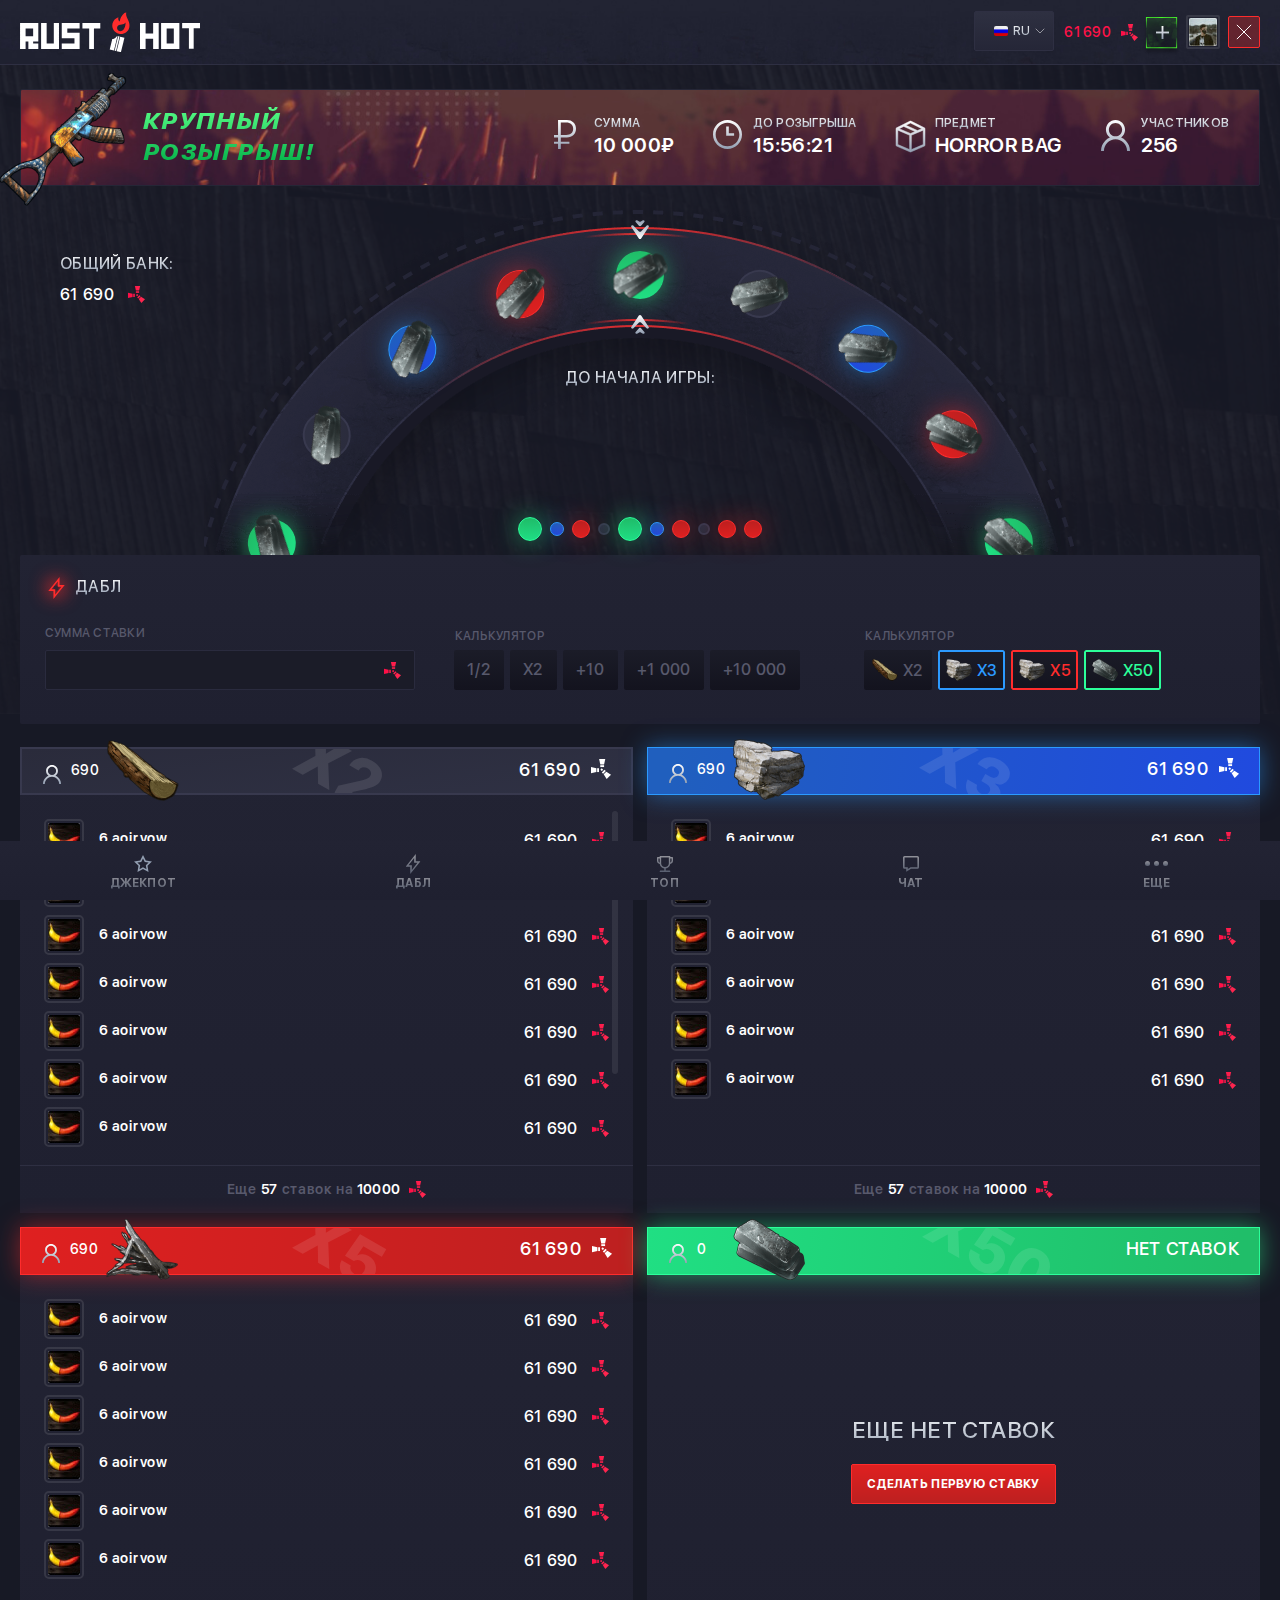
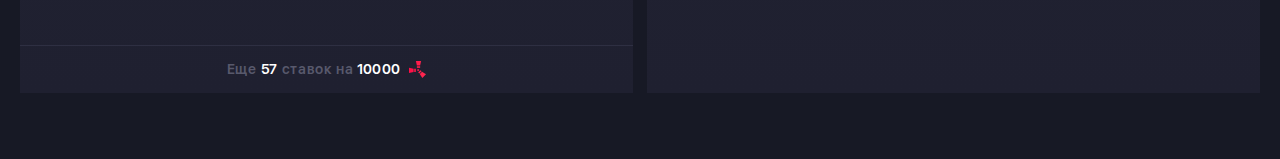
<file: index.html>
<!DOCTYPE html>

<html lang="ru">

<head>
	<meta charset="utf-8">
	<meta http-equiv="X-UA-Compatible" content="IE=edge" >
	<meta name="viewport" content="width=device-width, initial-scale=1.0">
	<meta name="description" content="">
	<link rel="stylesheet" type="text/css" href="style.css">
	<link rel="icon" type="image/png" href="favicon/favicon.ico" sizes="16x16">	
	<title>Rushot</title>
</head>

<body>

	<div class="wrapper">

	<!-- Header -->
		
	<header>
		<div class="header_site">
			<div class="left">
				<a href="#" class="logo">
					<img class="logo_img" src="img/logo.svg" alt="" />
					<img class="logo_shadow" src="img/logo_shadow.svg" alt="" />
				</a>
			</div>
			<div class="right">
				<div class="main_nav_wrapp">
					<ul class="main_nav">
						<li>
							<a href="/////">
								<i class="star_big visible"></i>
								<i class="star_red_big hover"></i>
								<span>Джекпот</span>
							</a>
						</li>
						<li>
							<a href="/////">
								<i class="doble_big visible"></i>
								<i class="doble_red_big hover"></i>
								<span>дабл</span>
							</a>
						</li>
						<li>
							<a href="/////">
								<i class="clock_big visible"></i>
								<i class="clock_red_big hover"></i>
								<span>история игр</span>
							</a>
						</li>
						<li>
							<a href="/////">
								<i class="settings_big visible"></i>
								<i class="settings_red_big hover"></i>
								<span>поддержка</span>
							</a>
						</li>
						<li>
							<a href="/////">
								<i class="cup_big visible"></i>
								<i class="cup_red_big hover"></i>
								<span>топ игроков</span>
							</a>
						</li>
					</ul>
				</div>
				<div class="lang_wrapp">
					<div class="lang_drop_menu">
						<div class="lang_current">
							<div>
								<img src="img/rus_flag.svg" alt="">
								<p>RU</p>
							</div>
						</div>
						<div class="dropdown_lang">
							<ul class="lang_list">
								<li><a href="#"><p class="lang_item"><img src="img/rus_flag.svg" alt="" /><span>RU</span></p></a></li>
								<li><a href="#" class="active"><p class="lang_item"><img src="img/eng_flag.svg" alt="" /><span>ENG</span></p></a></li>
							</ul>
						</div>
					</div>
				</div>
				<div class="steam_btn_wrapp">
					<a href="" class="steam_btn">
						<div>
							<i class="steam_icon"></i>
						</div>
						<div>
							<p>войти через</p>
							<p>steam</p>
						</div>
					</a>
				</div>
				<div class="resp_toolbar">
					<div>
						<p class="balance_red">61 690<i class="icon_02"></i></p>
					</div>
					<div>
						<a href="#" class="ref_btn"></a>
					</div>
					<div>
						<a href="#" class="ava">
							<div class="img_box">
								<img src="img/ava.jpg" alt="" />
							</div>
						</a>
					</div>
					<div>
						<a href="#" class="logout"></a>
					</div>
				</div>
			</div>
		</div>								
	</header>

	<!-- /Header -->

	<!-- Resp Menu -->

	<div class="resp_menu" id="resp_nav">
		<button type="button" class="close_nav"></button>
		<ul class="resp_nav_list">
			<li>
				<a href="#">Link 1</a>
			</li>
			<li>
				<a href="#">Link 2</a>
			</li>
			<li>
				<a href="#">Link 3</a>
			</li>
		</ul>
		<ul class="soc_links">
			<li>
				<a href="#">
					<img class="visible" src="img/tel.svg" alt="" />
					<img class="hover" src="img/tel_white.svg" alt="" />
				</a>
			</li>
			<li>
				<a href="#">
					<img class="visible" src="img/tw.svg" alt="" />
					<img class="hover" src="img/tw_white.svg" alt="" />
				</a>
			</li>
			<li>
				<a href="#">
					<img class="visible" src="img/vk.svg" alt="" />
					<img class="hover" src="img/vk_white.svg" alt="" />
				</a>
			</li>
			<li>
				<a href="#">
					<img class="visible" src="img/dc.svg" alt="" />
					<img class="hover" src="img/dc_white.svg" alt="" />
				</a>
			</li>
		</ul>
	</div>

	 <!-- /Resp Menu -->

	<!-- Content -->
		<div class="content">

		<!-- Section 1 - Main Page -->

		<!-- <section> -->
			<div class="content_templ">
				<div class="left" id="chatMenu">
					<div class="sidebar">
						<div class="sidebar_header">
							<div class="col_1">
								<div class="onl_ch">
									<div>
										<i class="chat"></i>
									</div>
									<div>
										<p>ОНЛАЙН-ЧАТ</p>
									</div>
								</div>
							</div>
							<div class="col_2">
								<button type="button" class="red_pill close_chat"><span>закрыть</span></button>
								<div class="count_chat_users">
									<i class="green_light"></i>
									<p>621</p>
								</div>
							</div>
						</div>
						<div class="chat_users scrollbar" id="chatUsers">
							<div class="user_item">
								<div class="col">
									<div class="user_avatar_wrapp">
										<div class="user_avatar">
											<div class="img_box">
												<img src="img/avatar.jpg" alt="" />
											</div>
										</div>
									</div>
								</div>
								<div class="col">
									<div class="user_text">
										<div class="user_text_header">
											<div>
												<h4>Freit</h4>
											</div>
											<div>
												<p>20:32</p>
											</div>
										</div>
										<div class="user_text_content">
											<p>Сообщение пользователя, даже в две строки, а может даже и в три можно сделать</p>
										</div>
									</div>
								</div>
							</div>
							<div class="user_item moderator">
								<div class="col">
									<div class="user_avatar_wrapp">
										<div class="user_avatar">
											<div class="img_box">
												<img src="img/avatar.jpg" alt="" />
											</div>
										</div>
										<p>MODER</p>
									</div>
								</div>
								<div class="col">
									<div class="user_text">
										<div class="user_text_header">
											<div>
												<h4>Freit</h4>
											</div>
											<div>
												<p>20:32</p>
											</div>
										</div>
										<div class="user_text_content">
											<p>Сообщение пользователя, даже в две строки, а может даже и в три можно сделать</p>
										</div>
									</div>
								</div>
							</div>
							<div class="user_item">
								<div class="col">
									<div class="user_avatar_wrapp">
										<div class="user_avatar">
											<div class="img_box">
												<img src="img/avatar.jpg" alt="" />
											</div>
										</div>
									</div>
								</div>
								<div class="col">
									<div class="user_text">
										<div class="user_text_header">
											<div>
												<h4>Freit</h4>
											</div>
											<div>
												<p>20:32</p>
											</div>
										</div>
										<div class="user_text_content">
											<p>Сообщение пользователя, даже в две строки, а может даже и в три можно сделать</p>
										</div>
									</div>
								</div>
							</div>
							<div class="user_item admin">
								<div class="col">
									<div class="user_avatar_wrapp">
										<div class="user_avatar">
											<div class="img_box">
												<img src="img/avatar.jpg" alt="" />
											</div>
										</div>
										<p>Admin</p>
									</div>
								</div>
								<div class="col">
									<div class="user_text">
										<div class="user_text_header">
											<div>
												<h4>Freit</h4>
											</div>
											<div>
												<p>20:32</p>
											</div>
										</div>
										<div class="user_text_content">
											<p>Сообщение пользователя, даже в две строки, а может даже и в три можно сделать</p>
										</div>
									</div>
								</div>
							</div>
							<div class="user_item">
								<div class="col">
									<div class="user_avatar_wrapp">
										<div class="user_avatar">
											<div class="img_box">
												<img src="img/avatar.jpg" alt="" />
											</div>
										</div>
									</div>
								</div>
								<div class="col">
									<div class="user_text">
										<div class="user_text_header">
											<div>
												<h4>Freit</h4>
											</div>
											<div>
												<p>20:32</p>
											</div>
										</div>
										<div class="user_text_content">
											<p>Сообщение пользователя, даже в две строки, а может даже и в три можно сделать</p>
										</div>
									</div>
								</div>
							</div>
							<div class="user_item">
								<div class="col">
									<div class="user_avatar_wrapp">
										<div class="user_avatar">
											<div class="img_box">
												<img src="img/avatar.jpg" alt="" />
											</div>
										</div>
									</div>
								</div>
								<div class="col">
									<div class="user_text">
										<div class="user_text_header">
											<div>
												<h4>Freit</h4>
											</div>
											<div>
												<p>20:32</p>
											</div>
										</div>
										<div class="user_text_content">
											<p>Сообщение пользователя, даже в две строки, а может даже и в три можно сделать</p>
										</div>
									</div>
								</div>
							</div>
							<div class="user_item">
								<div class="col">
									<div class="user_avatar_wrapp">
										<div class="user_avatar">
											<div class="img_box">
												<img src="img/avatar.jpg" alt="" />
											</div>
										</div>
									</div>
								</div>
								<div class="col">
									<div class="user_text">
										<div class="user_text_header">
											<div>
												<h4>Freit</h4>
											</div>
											<div>
												<p>20:32</p>
											</div>
										</div>
										<div class="user_text_content">
											<p>Сообщение пользователя, даже в две строки, а может даже и в три можно сделать</p>
										</div>
									</div>
								</div>
							</div>
							<div class="user_item">
								<div class="col">
									<div class="user_avatar_wrapp">
										<div class="user_avatar">
											<div class="img_box">
												<img src="img/avatar.jpg" alt="" />
											</div>
										</div>
									</div>
								</div>
								<div class="col">
									<div class="user_text">
										<div class="user_text_header">
											<div>
												<h4>Freit</h4>
											</div>
											<div>
												<p>20:32</p>
											</div>
										</div>
										<div class="user_text_content">
											<p>Сообщение пользователя, даже в две строки, а может даже и в три можно сделать</p>
										</div>
									</div>
								</div>
							</div>
							<div class="user_item">
								<div class="col">
									<div class="user_avatar_wrapp">
										<div class="user_avatar">
											<div class="img_box">
												<img src="img/avatar.jpg" alt="" />
											</div>
										</div>
									</div>
								</div>
								<div class="col">
									<div class="user_text">
										<div class="user_text_header">
											<div>
												<h4>Freit</h4>
											</div>
											<div>
												<p>20:32</p>
											</div>
										</div>
										<div class="user_text_content">
											<p>Сообщение пользователя, даже в две строки, а может даже и в три можно сделать</p>
										</div>
									</div>
								</div>
							</div>
							<div class="user_item">
								<div class="col">
									<div class="user_avatar_wrapp">
										<div class="user_avatar">
											<div class="img_box">
												<img src="img/avatar.jpg" alt="" />
											</div>
										</div>
									</div>
								</div>
								<div class="col">
									<div class="user_text">
										<div class="user_text_header">
											<div>
												<h4>Freit</h4>
											</div>
											<div>
												<p>20:32</p>
											</div>
										</div>
										<div class="user_text_content">
											<p>Сообщение пользователя, даже в две строки, а может даже и в три можно сделать</p>
										</div>
									</div>
								</div>
							</div>
							<div class="user_item">
								<div class="col">
									<div class="user_avatar_wrapp">
										<div class="user_avatar">
											<div class="img_box">
												<img src="img/avatar.jpg" alt="" />
											</div>
										</div>
									</div>
								</div>
								<div class="col">
									<div class="user_text">
										<div class="user_text_header">
											<div>
												<h4>Freit</h4>
											</div>
											<div>
												<p>20:32</p>
											</div>
										</div>
										<div class="user_text_content">
											<p>Сообщение пользователя, даже в две строки, а может даже и в три можно сделать</p>
										</div>
									</div>
								</div>
							</div>
						</div>
					</div>
					<div class="form_wrapp resp_form_wrapp">
						<form>
							<div class="form">
								<div class="col">
									<div class="input_wrapp_2 form_input">
										<div class="show_field"></div>
										<textarea class="formInput" placeholder="Ваше сообщение..." name="" ></textarea>
										<div class="count_symbols" data-maxsimbols = "100">100</div>
									</div>
								</div>
								<div class="col">
									<button type="submit" class="submit_btn"></button>
								</div>
							</div>
						</form>
					</div>
				</div>
				<div class="right index_bg">
					<div class="z_wrapp">
						<div class="draw">
							<div class="inline">
								<div class="draw_title">
									<div class="draw_title_col">
										<img src="img/arm.png" alt="" />
									</div>
									<div class="draw_title_col">
										<h3>выиграй крутые призы!</h3>
										<h2>крупный РОЗЫГРЫШ!</h2>
									</div>
								</div>
							</div>
							<div class="inline">
								<a href="#" class="green_pill"><span>УЧАСТВОВАТЬ</span></a>
							</div>
							<div class="inline">
								<div class="draws_items">
									<div class="draw_item">
										<div>
											<img src="img/rub.svg" alt="" />
										</div>
										<div>
											<h3>сумма</h3>
											<p>10 000₽</p>
										</div>
									</div>
									<div class="draw_item">
										<div>
											<img src="img/clock.svg" alt="" />
										</div>
										<div>
											<h3>до розыгрыша</h3>
											<p>15:56:21</p>
										</div>
									</div>
									<div class="draw_item">
										<div>
											<img src="img/cub.svg" alt="" />
										</div>
										<div>
											<h3>предмет</h3>
											<p>Horror bag</p>
										</div>
									</div>
									<div class="draw_item">
										<div>
											<img src="img/user.svg" alt="" />
										</div>
										<div>
											<h3>участников</h3>
											<p>256</p>
										</div>
									</div>
								</div>
							</div>
						</div>
						<div class="two_cols">
							<div class="col_2">
								<div class="rulet_sect">
									<div class="rulet_wrapp">
										<div class="total_bank">
											<h3>Общий  банк:</h3>
											<p class="count_rate">61 690 <i class="icon_02"></i></p>
										</div>
										<div class="circle_wrapp">
											<img class="circle_bg" src="img/circle_bg.png" alt="" />
											<div class="rotate">
												<div class="circle_good_wrapp">
													<div class="circle_good green">
														<span></span>
														<img src="img/image_10.png" alt="" />
													</div>
												</div>
												<div class="circle_good_wrapp">
													<div class="circle_good grey">
														<span></span>
														<img src="img/image_10.png" alt="" />
													</div>
												</div>
												<div class="circle_good_wrapp">
													<div class="circle_good blue">
														<span></span>
														<img src="img/image_10.png" alt="" />
													</div>
												</div>
												<div class="circle_good_wrapp">
													<div class="circle_good red">
														<span></span>
														<img src="img/image_10.png" alt="" />
													</div>
												</div>
												<div class="circle_good_wrapp">
													<div class="circle_good green">
														<span></span>
														<img src="img/image_10.png" alt="" />
													</div>
												</div>
												<div class="circle_good_wrapp">
													<div class="circle_good grey">
														<span></span>
														<img src="img/image_10.png" alt="" />
													</div>
												</div>
												<div class="circle_good_wrapp">
													<div class="circle_good blue">
														<span></span>
														<img src="img/image_10.png" alt="" />
													</div>
												</div>
												<div class="circle_good_wrapp">
													<div class="circle_good red">
														<span></span>
														<img src="img/image_10.png" alt="" />
													</div>
												</div>
												<div class="circle_good_wrapp">
													<div class="circle_good green">
														<span></span>
														<img src="img/image_10.png" alt="" />
													</div>
												</div>
												<div class="circle_good_wrapp">
													<div class="circle_good grey">
														<span></span>
														<img src="img/image_10.png" alt="" />
													</div>
												</div>
												<div class="circle_good_wrapp">
													<div class="circle_good blue">
														<span></span>
														<img src="img/image_10.png" alt="" />
													</div>
												</div>
												<div class="circle_good_wrapp">
													<div class="circle_good red">
														<span></span>
														<img src="img/image_10.png" alt="" />
													</div>
												</div>
												<div class="circle_good_wrapp">
													<div class="circle_good green">
														<span></span>
														<img src="img/image_10.png" alt="" />
													</div>
												</div>
												<div class="circle_good_wrapp">
													<div class="circle_good grey">
														<span></span>
														<img src="img/image_10.png" alt="" />
													</div>
												</div>
												<div class="circle_good_wrapp">
													<div class="circle_good blue">
														<span></span>
														<img src="img/image_10.png" alt="" />
													</div>
												</div>
												<div class="circle_good_wrapp">
													<div class="circle_good red">
														<span></span>
														<img src="img/image_10.png" alt="" />
													</div>
												</div>
												<div class="circle_good_wrapp">
													<div class="circle_good green">
														<span></span>
														<img src="img/image_10.png" alt="" />
													</div>
												</div>
												<div class="circle_good_wrapp">
													<div class="circle_good grey">
														<span></span>
														<img src="img/image_10.png" alt="" />
													</div>
												</div>
												<div class="circle_good_wrapp">
													<div class="circle_good blue">
														<span></span>
														<img src="img/image_10.png" alt="" />
													</div>
												</div>
												<div class="circle_good_wrapp">
													<div class="circle_good red">
														<span></span>
														<img src="img/image_10.png" alt="" />
													</div>
												</div>
											</div>
											<div class="counter_wrapp counter_wrapp_2">
												<p class="c_t">до начала игры:</p>
												<p class="countdown" id="countdown"></p>
											</div>
										</div>
									</div>
									<ul class="history_list">
										<li><a href="#"><span class="green_circ"></span></a></li>
										<li><a href="#"><span class="blue_circ"></span></a></li>
										<li><a href="#"><span class="red_circ"></span></a></li>
										<li><a href="#"><span class="gray_circ"></span></a></li>
										<li><a href="#"><span class="green_circ"></span></a></li>
										<li><a href="#"><span class="blue_circ"></span></a></li>
										<li><a href="#"><span class="red_circ"></span></a></li>
										<li><a href="#"><span class="gray_circ"></span></a></li>
										<li><a href="#"><span class="red_circ"></span></a></li>
										<li><a href="#"><span class="red_circ"></span></a></li>
									</ul>
								</div>
							</div>
							<div class="col_1">
								<div class="filter_box">
									<div class="filter_box_title">
										<div>
											<i class="red_icon"></i>
										</div>
										<div>
											<h3>дабл</h3>
										</div>
									</div>
									<div class="filters_form">
										<form>
											<div class="filter_three_cols">
												<div class="filter_wrapp">
													<h3>сумма ставки</h3>
													<div class="input_wrapp input_wrapp_shape">
														<input type="number" name="" />
													</div>
												</div>
												<div class="filter_wrapp">
													<h3>калькулятор</h3>
													<div class="radio_btns">
														<div class="radio_wrapp">
															<label class="radio">
																<input type="radio" name="radio_filter" />
																<span>1/2</span>
															</label>
														</div>
														<div class="radio_wrapp">
															<label class="radio">
																<input type="radio" name="radio_filter" />
																<span>x2</span>
															</label>
														</div>
														<div class="radio_wrapp">
															<label class="radio">
																<input type="radio" name="radio_filter" />
																<span>+10</span>
															</label>
														</div>
														<div class="radio_wrapp">
															<label class="radio">
																<input type="radio" name="radio_filter" />
																<span>+1 000</span>
															</label>
														</div>
														<div class="radio_wrapp">
															<label class="radio">
																<input type="radio" name="radio_filter" />
																<span>+10 000</span>
															</label>
														</div>
													</div>
												</div>
												<div class="filter_wrapp">
													<h3>калькулятор</h3>
													<div class="radio_btns">
														<div class="radio_wrapp">
															<label class="radio radio_2">
																<input type="radio" name="radio_filter_2" />
																<span class="radio_txt"><img src="img/x2.png" alt="" /><span>x2</span></span>
															</label>
														</div>
														<div class="radio_wrapp">
															<label class="radio radio_2 blue">
																<input type="radio" name="radio_filter_2" />
																<span class="radio_txt"><img src="img/x3.png" alt="" /><span>x3</span></span>
															</label>
														</div>
														<div class="radio_wrapp">
															<label class="radio radio_2 red">
																<input type="radio" name="radio_filter_2" />
																<span class="radio_txt"><img src="img/x3.png" alt="" /><span>x5</span></span>
															</label>
														</div>
														<div class="radio_wrapp">
															<label class="radio radio_2 green">
																<input type="radio" name="radio_filter_2" />
																<span class="radio_txt"><img src="img/x50.png" alt="" /><span>x50</span></span>
															</label>
														</div>
													</div>
												</div>
											</div>
										</form>
									</div>
								</div>
							</div>							
						</div>
						<div class="users_lists_thumbnails">
							<div class="user_list_thumb">
								<div class="user_list_thumb_header">
									<div class="bg_wrapp">
										<p class="bg_text">x2</p>
									</div>
									<div class="col_1">
										<div class="users_count_2">
											<div>
												<p><i class="user_2"></i>690</p>
											</div>
											<div>
												<img src="img/image_01.png" alt="" />
											</div>
										</div>
									</div>
									<div class="col_2">
										<p class="count_bals">61 690<i class="icon_01"></i></p>
									</div>
								</div>
								<div class="users_list_items scrollbar">
									<div class="resp_flex">
										<div class="user_item_2">
											<div>
												<div class="user_info">
													<div class="user_avatar">
														<div class="img_box">
															<img src="img/avatar.jpg" alt="">
														</div>
													</div>
													<div class="user_info_text">
														<p>6  aoirvow</p>
													</div>
												</div>
											</div>
											<div>
												<p class="count_rate">61 690 <i class="icon_02"></i></p>
											</div>
										</div>
										<div class="user_item_2">
											<div>
												<div class="user_info">
													<div class="user_avatar">
														<div class="img_box">
															<img src="img/avatar.jpg" alt="">
														</div>
													</div>
													<div class="user_info_text">
														<p>6  aoirvow</p>
													</div>
												</div>
											</div>
											<div>
												<p class="count_rate">61 690 <i class="icon_02"></i></p>
											</div>
										</div>
										<div class="user_item_2">
											<div>
												<div class="user_info">
													<div class="user_avatar">
														<div class="img_box">
															<img src="img/avatar.jpg" alt="">
														</div>
													</div>
													<div class="user_info_text">
														<p>6  aoirvow</p>
													</div>
												</div>
											</div>
											<div>
												<p class="count_rate">61 690 <i class="icon_02"></i></p>
											</div>
										</div>
										<div class="user_item_2">
											<div>
												<div class="user_info">
													<div class="user_avatar">
														<div class="img_box">
															<img src="img/avatar.jpg" alt="">
														</div>
													</div>
													<div class="user_info_text">
														<p>6  aoirvow</p>
													</div>
												</div>
											</div>
											<div>
												<p class="count_rate">61 690 <i class="icon_02"></i></p>
											</div>
										</div>
										<div class="user_item_2">
											<div>
												<div class="user_info">
													<div class="user_avatar">
														<div class="img_box">
															<img src="img/avatar.jpg" alt="">
														</div>
													</div>
													<div class="user_info_text">
														<p>6  aoirvow</p>
													</div>
												</div>
											</div>
											<div>
												<p class="count_rate">61 690 <i class="icon_02"></i></p>
											</div>
										</div>
										<div class="user_item_2">
											<div>
												<div class="user_info">
													<div class="user_avatar">
														<div class="img_box">
															<img src="img/avatar.jpg" alt="">
														</div>
													</div>
													<div class="user_info_text">
														<p>6  aoirvow</p>
													</div>
												</div>
											</div>
											<div>
												<p class="count_rate">61 690 <i class="icon_02"></i></p>
											</div>
										</div>
										<div class="user_item_2">
											<div>
												<div class="user_info">
													<div class="user_avatar">
														<div class="img_box">
															<img src="img/avatar.jpg" alt="">
														</div>
													</div>
													<div class="user_info_text">
														<p>6  aoirvow</p>
													</div>
												</div>
											</div>
											<div>
												<p class="count_rate">61 690 <i class="icon_02"></i></p>
											</div>
										</div>
										<div class="user_item_2">
											<div>
												<div class="user_info">
													<div class="user_avatar">
														<div class="img_box">
															<img src="img/avatar.jpg" alt="">
														</div>
													</div>
													<div class="user_info_text">
														<p>6  aoirvow</p>
													</div>
												</div>
											</div>
											<div>
												<p class="count_rate">61 690 <i class="icon_02"></i></p>
											</div>
										</div>
										<div class="user_item_2">
											<div>
												<div class="user_info">
													<div class="user_avatar">
														<div class="img_box">
															<img src="img/avatar.jpg" alt="">
														</div>
													</div>
													<div class="user_info_text">
														<p>6  aoirvow</p>
													</div>
												</div>
											</div>
											<div>
												<p class="count_rate">61 690 <i class="icon_02"></i></p>
											</div>
										</div>
									</div>
								</div>
								<div class="users_lists_footer">
									<p>Еще <span>57</span> ставок на <span>10000</span><i class="icon_02"></i></p>
								</div>
							</div>
							<div class="user_list_thumb blue">
								<div class="user_list_thumb_header">
									<div class="bg_wrapp">
										<p class="bg_text">x3</p>
									</div>
									<div class="col_1">
										<div class="users_count_2">
											<div>
												<p><i class="user_2"></i>690</p>
											</div>
											<div>
												<img src="img/image_02.png" alt="" />
											</div>
										</div>
									</div>
									<div class="col_2">
										<p class="count_bals">61 690<i class="icon_01"></i></p>
									</div>
								</div>
								<div class="users_list_items">
									<div class="resp_flex">
										<div class="user_item_2">
											<div>
												<div class="user_info">
													<div class="user_avatar">
														<div class="img_box">
															<img src="img/avatar.jpg" alt="">
														</div>
													</div>
													<div class="user_info_text">
														<p>6  aoirvow</p>
													</div>
												</div>
											</div>
											<div>
												<p class="count_rate">61 690 <i class="icon_02"></i></p>
											</div>
										</div>
										<div class="user_item_2">
											<div>
												<div class="user_info">
													<div class="user_avatar">
														<div class="img_box">
															<img src="img/avatar.jpg" alt="">
														</div>
													</div>
													<div class="user_info_text">
														<p>6  aoirvow</p>
													</div>
												</div>
											</div>
											<div>
												<p class="count_rate">61 690 <i class="icon_02"></i></p>
											</div>
										</div>
										<div class="user_item_2">
											<div>
												<div class="user_info">
													<div class="user_avatar">
														<div class="img_box">
															<img src="img/avatar.jpg" alt="">
														</div>
													</div>
													<div class="user_info_text">
														<p>6  aoirvow</p>
													</div>
												</div>
											</div>
											<div>
												<p class="count_rate">61 690 <i class="icon_02"></i></p>
											</div>
										</div>
										<div class="user_item_2">
											<div>
												<div class="user_info">
													<div class="user_avatar">
														<div class="img_box">
															<img src="img/avatar.jpg" alt="">
														</div>
													</div>
													<div class="user_info_text">
														<p>6  aoirvow</p>
													</div>
												</div>
											</div>
											<div>
												<p class="count_rate">61 690 <i class="icon_02"></i></p>
											</div>
										</div>
										<div class="user_item_2">
											<div>
												<div class="user_info">
													<div class="user_avatar">
														<div class="img_box">
															<img src="img/avatar.jpg" alt="">
														</div>
													</div>
													<div class="user_info_text">
														<p>6  aoirvow</p>
													</div>
												</div>
											</div>
											<div>
												<p class="count_rate">61 690 <i class="icon_02"></i></p>
											</div>
										</div>
										<div class="user_item_2">
											<div>
												<div class="user_info">
													<div class="user_avatar">
														<div class="img_box">
															<img src="img/avatar.jpg" alt="">
														</div>
													</div>
													<div class="user_info_text">
														<p>6  aoirvow</p>
													</div>
												</div>
											</div>
											<div>
												<p class="count_rate">61 690 <i class="icon_02"></i></p>
											</div>
										</div>
									</div>
								</div>
								<div class="users_lists_footer">
									<p>Еще <span>57</span> ставок на <span>10000</span><i class="icon_02"></i></p>
								</div>
							</div>
							<div class="user_list_thumb red">
								<div class="user_list_thumb_header">
									<div class="bg_wrapp">
										<p class="bg_text">x5</p>
									</div>
									<div class="col_1">
										<div class="users_count_2">
											<div>
												<p><i class="user_2"></i>690</p>
											</div>
											<div>
												<img src="img/image_03.png" alt="" />
											</div>
										</div>
									</div>
									<div class="col_2">
										<p class="count_bals">61 690<i class="icon_01"></i></p>
									</div>
								</div>
								<div class="users_list_items">
									<div class="resp_flex">
										<div class="user_item_2">
											<div>
												<div class="user_info">
													<div class="user_avatar">
														<div class="img_box">
															<img src="img/avatar.jpg" alt="">
														</div>
													</div>
													<div class="user_info_text">
														<p>6  aoirvow</p>
													</div>
												</div>
											</div>
											<div>
												<p class="count_rate">61 690 <i class="icon_02"></i></p>
											</div>
										</div>
										<div class="user_item_2">
											<div>
												<div class="user_info">
													<div class="user_avatar">
														<div class="img_box">
															<img src="img/avatar.jpg" alt="">
														</div>
													</div>
													<div class="user_info_text">
														<p>6  aoirvow</p>
													</div>
												</div>
											</div>
											<div>
												<p class="count_rate">61 690 <i class="icon_02"></i></p>
											</div>
										</div>
										<div class="user_item_2">
											<div>
												<div class="user_info">
													<div class="user_avatar">
														<div class="img_box">
															<img src="img/avatar.jpg" alt="">
														</div>
													</div>
													<div class="user_info_text">
														<p>6  aoirvow</p>
													</div>
												</div>
											</div>
											<div>
												<p class="count_rate">61 690 <i class="icon_02"></i></p>
											</div>
										</div>
										<div class="user_item_2">
											<div>
												<div class="user_info">
													<div class="user_avatar">
														<div class="img_box">
															<img src="img/avatar.jpg" alt="">
														</div>
													</div>
													<div class="user_info_text">
														<p>6  aoirvow</p>
													</div>
												</div>
											</div>
											<div>
												<p class="count_rate">61 690 <i class="icon_02"></i></p>
											</div>
										</div>
										<div class="user_item_2">
											<div>
												<div class="user_info">
													<div class="user_avatar">
														<div class="img_box">
															<img src="img/avatar.jpg" alt="">
														</div>
													</div>
													<div class="user_info_text">
														<p>6  aoirvow</p>
													</div>
												</div>
											</div>
											<div>
												<p class="count_rate">61 690 <i class="icon_02"></i></p>
											</div>
										</div>
										<div class="user_item_2">
											<div>
												<div class="user_info">
													<div class="user_avatar">
														<div class="img_box">
															<img src="img/avatar.jpg" alt="">
														</div>
													</div>
													<div class="user_info_text">
														<p>6  aoirvow</p>
													</div>
												</div>
											</div>
											<div>
												<p class="count_rate">61 690 <i class="icon_02"></i></p>
											</div>
										</div>
									</div>
								</div>
								<div class="users_lists_footer">
									<p>Еще <span>57</span> ставок на <span>10000</span><i class="icon_02"></i></p>
								</div>
							</div>
							<div class="user_list_thumb green">
								<div class="user_list_thumb_header">
									<div class="bg_wrapp">
										<p class="bg_text">x50</p>
									</div>
									<div class="col_1">
										<div class="users_count_2">
											<div>
												<p><i class="user_2"></i>0</p>
											</div>
											<div>
												<img src="img/image_04.png" alt="" />
											</div>
										</div>
									</div>
									<div class="col_2">
										<p class="count_bals">нет ставок</p>
									</div>
								</div>
								<div class="users_list_items">
									<div class="rate_ziro">
										<div>
											<h3>Еще нет ставок</h3>
											<a href="" class="red_pill"><span>сделать первую ставку</span></a>
										</div>
									</div>
								</div>
							</div>
						</div>
					</div>
				</div>
			</div>
		<!-- </section> -->

		<!-- /Section 1 - Main Page -->

		</div>
	<!-- /Content -->

	<!-- Footer -->

		<footer class="footer_section">
			<div class="footer_templ">
				<div class="left" id="footerForm">
					<div class="form_wrapp">
						<form>
							<div class="form">
								<div class="col">
									<div class="input_wrapp_2 form_input">
										<div class="show_field"></div>
										<textarea class="formInput" placeholder="Ваше сообщение..." name="" ></textarea>
										<div class="count_symbols" data-maxsimbols = "100">100</div>
									</div>
								</div>
								<div class="col">
									<button type="submit" class="submit_btn"></button>
								</div>
							</div>
						</form>
					</div>
				</div>
				<div class="right">
					<div class="two_cols_3">
						<div class="col">
							<div class="text_wrapp">
								<p>RUSTHOT.COM - копирование дизайна сайта, элементов или контента строго запрещена. Все скрипты и графические элементы являются собственностью администрации сайта.</p>
							</div>
						</div>
						<div class="col">
							<ul class="soc_links">
								<li>
									<a href="#">
										<img class="visible" src="img/tel.svg" alt="" />
										<img class="hover" src="img/tel_white.svg" alt="" />
									</a>
								</li>
								<li>
									<a href="#">
										<img class="visible" src="img/tw.svg" alt="" />
										<img class="hover" src="img/tw_white.svg" alt="" />
									</a>
								</li>
								<li>
									<a href="#">
										<img class="visible" src="img/vk.svg" alt="" />
										<img class="hover" src="img/vk_white.svg" alt="" />
									</a>
								</li>
								<li>
									<a href="#">
										<img class="visible" src="img/dc.svg" alt="" />
										<img class="hover" src="img/dc_white.svg" alt="" />
									</a>
								</li>
							</ul>
						</div>
					</div>
				</div>
			</div>
			<!-- Resp Footer -->
			<div class="resp_footer">
				<ul class="resp_nav">
					<li>
						<a href="#">
							<div class="icon_box">
								<i class="star visible"></i>
								<i class="star_red hover"></i>
							</div>
							<p>Джекпот</p>
						</a>
					</li>
					<li>
						<a href="#">
							<div class="icon_box">
								<i class="doble_resp visible"></i>
								<i class="doble_resp_red hover"></i>
							</div>
							<p>дабл</p>
						</a>
					</li>
					<li>
						<a href="#">
							<div class="icon_box">
								<i class="cup_resp visible"></i>
								<i class="cup_resp_red hover"></i>
							</div>
							<p>топ</p>
						</a>
					</li>
					<li>
						<a href="#" class="chat_link">
							<div class="icon_box">
								<i class="chat_resp visible"></i>
								<i class="chat_resp_red hover"></i>
							</div>
							<p>чат</p>
						</a>
					</li>
					<li>
						<a href="#" class="more_link">
							<div class="more_dots">
								<span></span>
								<span></span>
								<span></span>
							</div>
							<p>еще</p>
						</a>
					</li>
				</ul>
			</div>
			<!-- /Resp Footer -->
		</footer>

	<!-- /Footer -->

	</div>

	<link rel="stylesheet" type="text/css" href="responsive.css">
	<link rel="stylesheet" type="text/css" href="slick/slick.css">
	<link rel="stylesheet" type="text/css" href="vendors/css/jquery.mCustomScrollbar.css">
	<script src="vendors/js/jquery.js"></script>
	<script src="slick/slick.js"></script>
	<script type="text/javascript" src="vendors/js/jquery.mCustomScrollbar.concat.min.js"></script>
	<script src="js/scripts.js"></script>

</body>
</html>
</file>
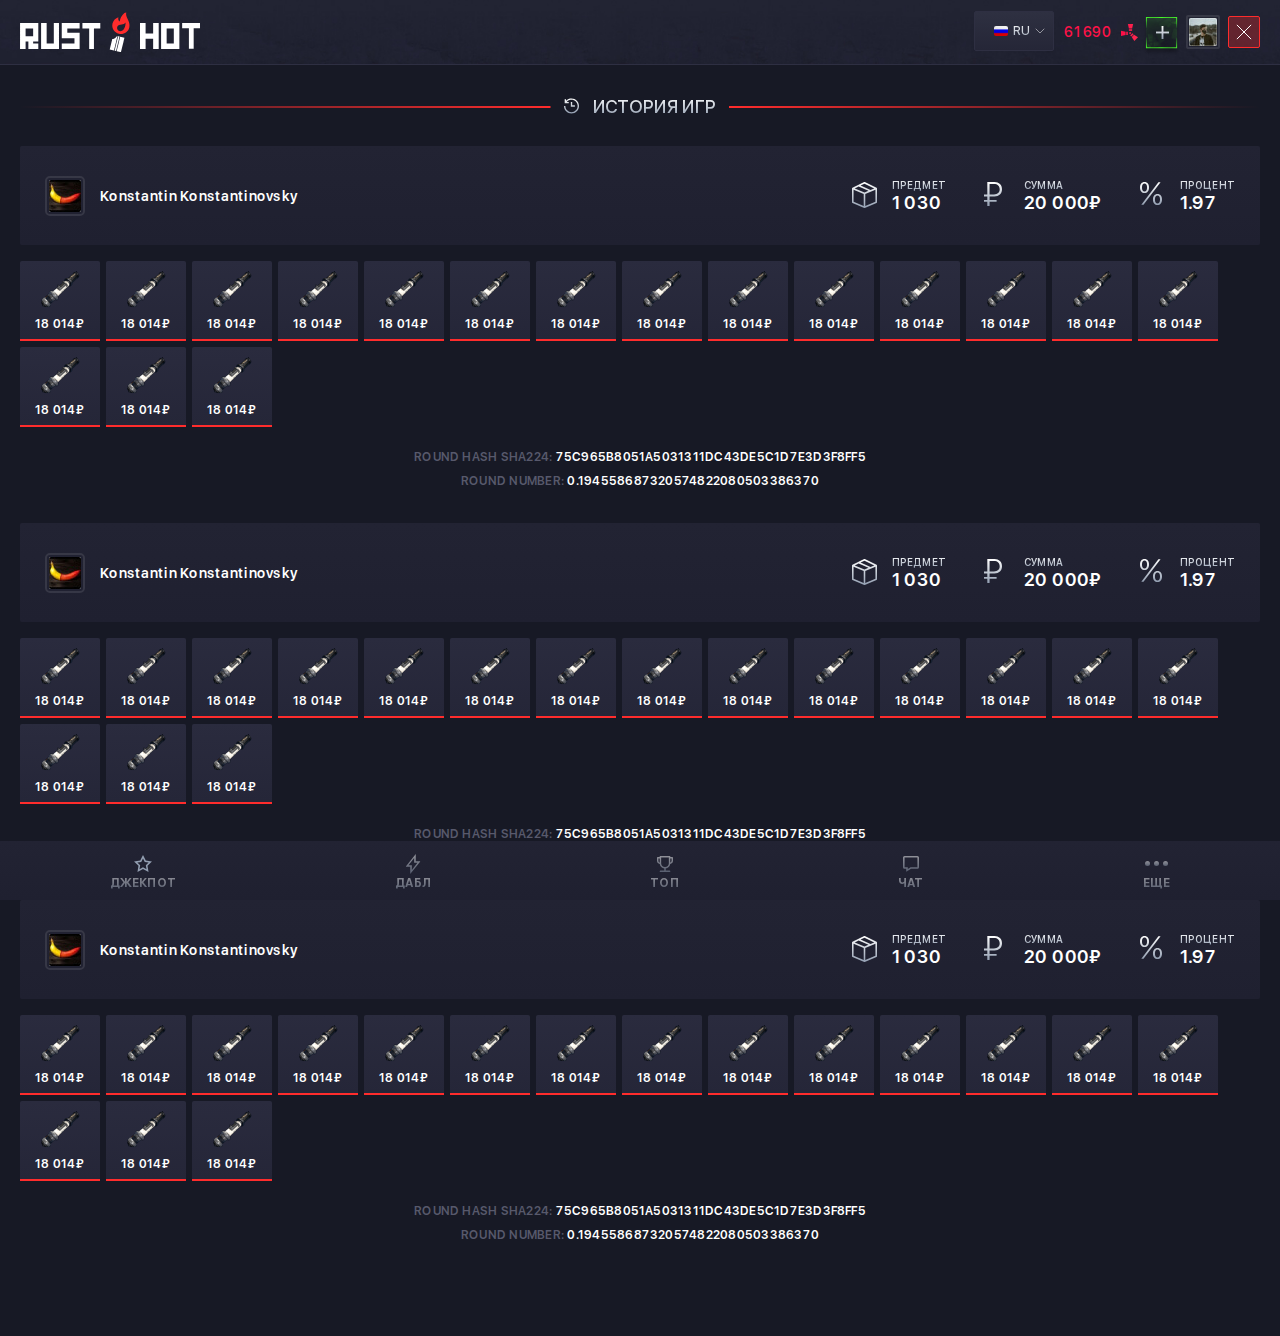
<file: history.html>
<!DOCTYPE html>

<html lang="ru">

<head>
	<meta charset="utf-8">
	<meta http-equiv="X-UA-Compatible" content="IE=edge" >
	<meta name="viewport" content="width=device-width, initial-scale=1.0">
	<meta name="description" content="">
	<link rel="stylesheet" type="text/css" href="style.css">
	<link rel="icon" type="image/png" href="favicon/favicon.ico" sizes="16x16">	
	<title>Rushot</title>
</head>

<body>

	<div class="wrapper">


	<!-- Header -->
		
	<header>
		<div class="header_site">
			<div class="left">
				<a href="#" class="logo">
					<img class="logo_img" src="img/logo.svg" alt="" />
					<img class="logo_shadow" src="img/logo_shadow.svg" alt="" />
				</a>
			</div>
			<div class="right">
				<div class="main_nav_wrapp">
					<ul class="main_nav">
						<li>
							<a href="/////">
								<i class="star_big visible"></i>
								<i class="star_red_big hover"></i>
								<span>Джекпот</span>
							</a>
						</li>
						<li>
							<a href="/////">
								<i class="doble_big visible"></i>
								<i class="doble_red_big hover"></i>
								<span>дабл</span>
							</a>
						</li>
						<li>
							<a href="/////">
								<i class="clock_big visible"></i>
								<i class="clock_red_big hover"></i>
								<span>история игр</span>
							</a>
						</li>
						<li>
							<a href="/////">
								<i class="settings_big visible"></i>
								<i class="settings_red_big hover"></i>
								<span>поддержка</span>
							</a>
						</li>
						<li>
							<a href="/////">
								<i class="cup_big visible"></i>
								<i class="cup_red_big hover"></i>
								<span>топ игроков</span>
							</a>
						</li>
					</ul>
				</div>
				<div class="lang_wrapp">
					<div class="lang_drop_menu">
						<div class="lang_current">
							<div>
								<img src="img/rus_flag.svg" alt="">
								<p>RU</p>
							</div>
						</div>
						<div class="dropdown_lang">
							<ul class="lang_list">
								<li><a href="#"><p class="lang_item"><img src="img/rus_flag.svg" alt="" /><span>RU</span></p></a></li>
								<li><a href="#" class="active"><p class="lang_item"><img src="img/eng_flag.svg" alt="" /><span>ENG</span></p></a></li>
							</ul>
						</div>
					</div>
				</div>
				<div class="steam_btn_wrapp">
					<a href="" class="steam_btn">
						<div>
							<i class="steam_icon"></i>
						</div>
						<div>
							<p>войти через</p>
							<p>steam</p>
						</div>
					</a>
				</div>
				<div class="resp_toolbar">
					<div>
						<p class="balance_red">61 690<i class="icon_02"></i></p>
					</div>
					<div>
						<a href="#" class="ref_btn"></a>
					</div>
					<div>
						<a href="#" class="ava">
							<div class="img_box">
								<img src="img/ava.jpg" alt="" />
							</div>
						</a>
					</div>
					<div>
						<a href="#" class="logout"></a>
					</div>
				</div>
			</div>
		</div>								
	</header>

	<!-- /Header -->

	<!-- Resp Menu -->

	<div class="resp_menu" id="resp_nav">
		<button type="button" class="close_nav"></button>
		<ul class="resp_nav_list">
			<li>
				<a href="#">Link 1</a>
			</li>
			<li>
				<a href="#">Link 2</a>
			</li>
			<li>
				<a href="#">Link 3</a>
			</li>
		</ul>
		<ul class="soc_links">
			<li>
				<a href="#">
					<img class="visible" src="img/tel.svg" alt="" />
					<img class="hover" src="img/tel_white.svg" alt="" />
				</a>
			</li>
			<li>
				<a href="#">
					<img class="visible" src="img/tw.svg" alt="" />
					<img class="hover" src="img/tw_white.svg" alt="" />
				</a>
			</li>
			<li>
				<a href="#">
					<img class="visible" src="img/vk.svg" alt="" />
					<img class="hover" src="img/vk_white.svg" alt="" />
				</a>
			</li>
			<li>
				<a href="#">
					<img class="visible" src="img/dc.svg" alt="" />
					<img class="hover" src="img/dc_white.svg" alt="" />
				</a>
			</li>
		</ul>
	</div>

	 <!-- /Resp Menu -->

	<!-- Content -->
		<div class="content">

		<!-- Section 1 - History Page -->

		<!-- <section> -->
			<div class="content_templ">
				<div class="left" id="chatMenu">
					<div class="sidebar">
						<div class="sidebar_header">
							<div class="col_1">
								<div class="onl_ch">
									<div>
										<i class="chat"></i>
									</div>
									<div>
										<p>ОНЛАЙН-ЧАТ</p>
									</div>
								</div>
							</div>
							<div class="col_2">
								<button type="button" class="red_pill close_chat"><span>закрыть</span></button>
								<div class="count_chat_users">
									<i class="green_light"></i>
									<p>621</p>
								</div>
							</div>
						</div>
						<div class="chat_users scrollbar" id="chatUsers">
							<div class="user_item">
								<div class="col">
									<div class="user_avatar_wrapp">
										<div class="user_avatar">
											<div class="img_box">
												<img src="img/avatar.jpg" alt="" />
											</div>
										</div>
									</div>
								</div>
								<div class="col">
									<div class="user_text">
										<div class="user_text_header">
											<div>
												<h4>Freit</h4>
											</div>
											<div>
												<p>20:32</p>
											</div>
										</div>
										<div class="user_text_content">
											<p>Сообщение пользователя, даже в две строки, а может даже и в три можно сделать</p>
										</div>
									</div>
								</div>
							</div>
							<div class="user_item moderator">
								<div class="col">
									<div class="user_avatar_wrapp">
										<div class="user_avatar">
											<div class="img_box">
												<img src="img/avatar.jpg" alt="" />
											</div>
										</div>
										<p>MODER</p>
									</div>
								</div>
								<div class="col">
									<div class="user_text">
										<div class="user_text_header">
											<div>
												<h4>Freit</h4>
											</div>
											<div>
												<p>20:32</p>
											</div>
										</div>
										<div class="user_text_content">
											<p>Сообщение пользователя, даже в две строки, а может даже и в три можно сделать</p>
										</div>
									</div>
								</div>
							</div>
							<div class="user_item">
								<div class="col">
									<div class="user_avatar_wrapp">
										<div class="user_avatar">
											<div class="img_box">
												<img src="img/avatar.jpg" alt="" />
											</div>
										</div>
									</div>
								</div>
								<div class="col">
									<div class="user_text">
										<div class="user_text_header">
											<div>
												<h4>Freit</h4>
											</div>
											<div>
												<p>20:32</p>
											</div>
										</div>
										<div class="user_text_content">
											<p>Сообщение пользователя, даже в две строки, а может даже и в три можно сделать</p>
										</div>
									</div>
								</div>
							</div>
							<div class="user_item admin">
								<div class="col">
									<div class="user_avatar_wrapp">
										<div class="user_avatar">
											<div class="img_box">
												<img src="img/avatar.jpg" alt="" />
											</div>
										</div>
										<p>Admin</p>
									</div>
								</div>
								<div class="col">
									<div class="user_text">
										<div class="user_text_header">
											<div>
												<h4>Freit</h4>
											</div>
											<div>
												<p>20:32</p>
											</div>
										</div>
										<div class="user_text_content">
											<p>Сообщение пользователя, даже в две строки, а может даже и в три можно сделать</p>
										</div>
									</div>
								</div>
							</div>
							<div class="user_item">
								<div class="col">
									<div class="user_avatar_wrapp">
										<div class="user_avatar">
											<div class="img_box">
												<img src="img/avatar.jpg" alt="" />
											</div>
										</div>
									</div>
								</div>
								<div class="col">
									<div class="user_text">
										<div class="user_text_header">
											<div>
												<h4>Freit</h4>
											</div>
											<div>
												<p>20:32</p>
											</div>
										</div>
										<div class="user_text_content">
											<p>Сообщение пользователя, даже в две строки, а может даже и в три можно сделать</p>
										</div>
									</div>
								</div>
							</div>
							<div class="user_item">
								<div class="col">
									<div class="user_avatar_wrapp">
										<div class="user_avatar">
											<div class="img_box">
												<img src="img/avatar.jpg" alt="" />
											</div>
										</div>
									</div>
								</div>
								<div class="col">
									<div class="user_text">
										<div class="user_text_header">
											<div>
												<h4>Freit</h4>
											</div>
											<div>
												<p>20:32</p>
											</div>
										</div>
										<div class="user_text_content">
											<p>Сообщение пользователя, даже в две строки, а может даже и в три можно сделать</p>
										</div>
									</div>
								</div>
							</div>
							<div class="user_item">
								<div class="col">
									<div class="user_avatar_wrapp">
										<div class="user_avatar">
											<div class="img_box">
												<img src="img/avatar.jpg" alt="" />
											</div>
										</div>
									</div>
								</div>
								<div class="col">
									<div class="user_text">
										<div class="user_text_header">
											<div>
												<h4>Freit</h4>
											</div>
											<div>
												<p>20:32</p>
											</div>
										</div>
										<div class="user_text_content">
											<p>Сообщение пользователя, даже в две строки, а может даже и в три можно сделать</p>
										</div>
									</div>
								</div>
							</div>
							<div class="user_item">
								<div class="col">
									<div class="user_avatar_wrapp">
										<div class="user_avatar">
											<div class="img_box">
												<img src="img/avatar.jpg" alt="" />
											</div>
										</div>
									</div>
								</div>
								<div class="col">
									<div class="user_text">
										<div class="user_text_header">
											<div>
												<h4>Freit</h4>
											</div>
											<div>
												<p>20:32</p>
											</div>
										</div>
										<div class="user_text_content">
											<p>Сообщение пользователя, даже в две строки, а может даже и в три можно сделать</p>
										</div>
									</div>
								</div>
							</div>
							<div class="user_item">
								<div class="col">
									<div class="user_avatar_wrapp">
										<div class="user_avatar">
											<div class="img_box">
												<img src="img/avatar.jpg" alt="" />
											</div>
										</div>
									</div>
								</div>
								<div class="col">
									<div class="user_text">
										<div class="user_text_header">
											<div>
												<h4>Freit</h4>
											</div>
											<div>
												<p>20:32</p>
											</div>
										</div>
										<div class="user_text_content">
											<p>Сообщение пользователя, даже в две строки, а может даже и в три можно сделать</p>
										</div>
									</div>
								</div>
							</div>
							<div class="user_item">
								<div class="col">
									<div class="user_avatar_wrapp">
										<div class="user_avatar">
											<div class="img_box">
												<img src="img/avatar.jpg" alt="" />
											</div>
										</div>
									</div>
								</div>
								<div class="col">
									<div class="user_text">
										<div class="user_text_header">
											<div>
												<h4>Freit</h4>
											</div>
											<div>
												<p>20:32</p>
											</div>
										</div>
										<div class="user_text_content">
											<p>Сообщение пользователя, даже в две строки, а может даже и в три можно сделать</p>
										</div>
									</div>
								</div>
							</div>
							<div class="user_item">
								<div class="col">
									<div class="user_avatar_wrapp">
										<div class="user_avatar">
											<div class="img_box">
												<img src="img/avatar.jpg" alt="" />
											</div>
										</div>
									</div>
								</div>
								<div class="col">
									<div class="user_text">
										<div class="user_text_header">
											<div>
												<h4>Freit</h4>
											</div>
											<div>
												<p>20:32</p>
											</div>
										</div>
										<div class="user_text_content">
											<p>Сообщение пользователя, даже в две строки, а может даже и в три можно сделать</p>
										</div>
									</div>
								</div>
							</div>
						</div>
					</div>
					<div class="form_wrapp resp_form_wrapp">
						<form>
							<div class="form">
								<div class="col">
									<div class="input_wrapp_2 form_input">
										<div class="show_field"></div>
										<textarea class="formInput" placeholder="Ваше сообщение..." name="" ></textarea>
										<div class="count_symbols" data-maxsimbols = "100">100</div>
									</div>
								</div>
								<div class="col">
									<button type="submit" class="submit_btn"></button>
								</div>
							</div>
						</form>
					</div>
				</div>
				<div class="right">
					<div class="history_wrapp">
						<div class="history_title">
							<div class="h_wrapp">
								<div class="hwrapp_inner">
									<i class="clock_2"></i>
									<h3>история игр</h3>
								</div>
							</div>
						</div>
						<div>
							<div class="history_goods_wrapp">
								<div class="history_header">
									<div class="col">
										<div class="user_info">
											<div class="user_avatar">
												<div class="img_box">
													<img src="img/avatar.jpg" alt="">
												</div>
											</div>
											<div class="user_info_text">
												<h3>Konstantin Konstantinovsky</h3>
											</div>
										</div>
									</div>
									<div class="col">
										<div class="draws_items draws_items_2">
											<div class="draw_item draw_item_2">
												<div>
													<img src="img/cub_2.svg" alt="" />
												</div>
												<div>
													<h3>предмет</h3>
													<p>1 030</p>
												</div>
											</div>
											<div class="draw_item draw_item_2">
												<div>
													<img src="img/rub_2.svg" alt="" />
												</div>
												<div>
													<h3>сумма</h3>
													<p>20 000₽</p>
												</div>
											</div>
											<div class="draw_item draw_item_2">
												<div>
													<img src="img/percent.svg" alt="" />
												</div>
												<div>
													<h3>процент</h3>
													<p>1.97</p>
												</div>
											</div>
										</div>
									</div>
									<div class="col">
										<div class="text_wrapp_2">
											<p>Round hash sha224: <span>75c965b8051a5031311dc43de5c1d7e3d3f8ff5</span></p>
											<p>Round number: <span>0.194558687320574822080503386370</span></p>
										</div>
									</div>
								</div>
								<div class="history_goods">
									<div class="history_good">
										<div class="img_box">
											<img src="img/image_05.png" alt="" />
										</div>
										<div class="descript">
											<p>18 014₽</p>
										</div>
									</div>
									<div class="history_good">
										<div class="img_box">
											<img src="img/image_05.png" alt="" />
										</div>
										<div class="descript">
											<p>18 014₽</p>
										</div>
									</div>
									<div class="history_good">
										<div class="img_box">
											<img src="img/image_05.png" alt="" />
										</div>
										<div class="descript">
											<p>18 014₽</p>
										</div>
									</div>
									<div class="history_good">
										<div class="img_box">
											<img src="img/image_05.png" alt="" />
										</div>
										<div class="descript">
											<p>18 014₽</p>
										</div>
									</div>
									<div class="history_good">
										<div class="img_box">
											<img src="img/image_05.png" alt="" />
										</div>
										<div class="descript">
											<p>18 014₽</p>
										</div>
									</div>
									<div class="history_good">
										<div class="img_box">
											<img src="img/image_05.png" alt="" />
										</div>
										<div class="descript">
											<p>18 014₽</p>
										</div>
									</div>
									<div class="history_good">
										<div class="img_box">
											<img src="img/image_05.png" alt="" />
										</div>
										<div class="descript">
											<p>18 014₽</p>
										</div>
									</div>
									<div class="history_good">
										<div class="img_box">
											<img src="img/image_05.png" alt="" />
										</div>
										<div class="descript">
											<p>18 014₽</p>
										</div>
									</div>
									<div class="history_good">
										<div class="img_box">
											<img src="img/image_05.png" alt="" />
										</div>
										<div class="descript">
											<p>18 014₽</p>
										</div>
									</div>
									<div class="history_good">
										<div class="img_box">
											<img src="img/image_05.png" alt="" />
										</div>
										<div class="descript">
											<p>18 014₽</p>
										</div>
									</div>
									<div class="history_good">
										<div class="img_box">
											<img src="img/image_05.png" alt="" />
										</div>
										<div class="descript">
											<p>18 014₽</p>
										</div>
									</div>
									<div class="history_good">
										<div class="img_box">
											<img src="img/image_05.png" alt="" />
										</div>
										<div class="descript">
											<p>18 014₽</p>
										</div>
									</div>
									<div class="history_good">
										<div class="img_box">
											<img src="img/image_05.png" alt="" />
										</div>
										<div class="descript">
											<p>18 014₽</p>
										</div>
									</div>
									<div class="history_good">
										<div class="img_box">
											<img src="img/image_05.png" alt="" />
										</div>
										<div class="descript">
											<p>18 014₽</p>
										</div>
									</div>
									<div class="history_good">
										<div class="img_box">
											<img src="img/image_05.png" alt="" />
										</div>
										<div class="descript">
											<p>18 014₽</p>
										</div>
									</div>
									<div class="history_good">
										<div class="img_box">
											<img src="img/image_05.png" alt="" />
										</div>
										<div class="descript">
											<p>18 014₽</p>
										</div>
									</div>
									<div class="history_good">
										<div class="img_box">
											<img src="img/image_05.png" alt="" />
										</div>
										<div class="descript">
											<p>18 014₽</p>
										</div>
									</div>
								</div>
								<div class="draws_items draws_items_2 draws_items_resp">
									<div class="draw_item draw_item_2">
										<div>
											<img src="img/cub_2.svg" alt="" />
										</div>
										<div>
											<h3>предмет</h3>
											<p>1 030</p>
										</div>
									</div>
									<div class="draw_item draw_item_2">
										<div>
											<img src="img/rub_2.svg" alt="" />
										</div>
										<div>
											<h3>сумма</h3>
											<p>20 000₽</p>
										</div>
									</div>
									<div class="draw_item draw_item_2">
										<div>
											<img src="img/percent.svg" alt="" />
										</div>
										<div>
											<h3>процент</h3>
											<p>1.97</p>
										</div>
									</div>
								</div>
								<div class="text_wrapp_2 resp_text_wrapp">
									<p>Round hash sha224: <span>75c965b8051a5031311dc43de5c1d7e3d3f8ff5</span></p>
									<p>Round number: <span>0.194558687320574822080503386370</span></p>
								</div>
							</div>
							<div class="history_goods_wrapp">
								<div class="history_header">
									<div class="col">
										<div class="user_info">
											<div class="user_avatar">
												<div class="img_box">
													<img src="img/avatar.jpg" alt="">
												</div>
											</div>
											<div class="user_info_text">
												<h3>Konstantin Konstantinovsky</h3>
											</div>
										</div>
									</div>
									<div class="col">
										<div class="draws_items draws_items_2">
											<div class="draw_item draw_item_2">
												<div>
													<img src="img/cub_2.svg" alt="" />
												</div>
												<div>
													<h3>предмет</h3>
													<p>1 030</p>
												</div>
											</div>
											<div class="draw_item draw_item_2">
												<div>
													<img src="img/rub_2.svg" alt="" />
												</div>
												<div>
													<h3>сумма</h3>
													<p>20 000₽</p>
												</div>
											</div>
											<div class="draw_item draw_item_2">
												<div>
													<img src="img/percent.svg" alt="" />
												</div>
												<div>
													<h3>процент</h3>
													<p>1.97</p>
												</div>
											</div>
										</div>
									</div>
									<div class="col">
										<div class="text_wrapp_2">
											<p>Round hash sha224: <span>75c965b8051a5031311dc43de5c1d7e3d3f8ff5</span></p>
											<p>Round number: <span>0.194558687320574822080503386370</span></p>
										</div>
									</div>
								</div>
								<div class="history_goods">
									<div class="history_good">
										<div class="img_box">
											<img src="img/image_05.png" alt="" />
										</div>
										<div class="descript">
											<p>18 014₽</p>
										</div>
									</div>
									<div class="history_good">
										<div class="img_box">
											<img src="img/image_05.png" alt="" />
										</div>
										<div class="descript">
											<p>18 014₽</p>
										</div>
									</div>
									<div class="history_good">
										<div class="img_box">
											<img src="img/image_05.png" alt="" />
										</div>
										<div class="descript">
											<p>18 014₽</p>
										</div>
									</div>
									<div class="history_good">
										<div class="img_box">
											<img src="img/image_05.png" alt="" />
										</div>
										<div class="descript">
											<p>18 014₽</p>
										</div>
									</div>
									<div class="history_good">
										<div class="img_box">
											<img src="img/image_05.png" alt="" />
										</div>
										<div class="descript">
											<p>18 014₽</p>
										</div>
									</div>
									<div class="history_good">
										<div class="img_box">
											<img src="img/image_05.png" alt="" />
										</div>
										<div class="descript">
											<p>18 014₽</p>
										</div>
									</div>
									<div class="history_good">
										<div class="img_box">
											<img src="img/image_05.png" alt="" />
										</div>
										<div class="descript">
											<p>18 014₽</p>
										</div>
									</div>
									<div class="history_good">
										<div class="img_box">
											<img src="img/image_05.png" alt="" />
										</div>
										<div class="descript">
											<p>18 014₽</p>
										</div>
									</div>
									<div class="history_good">
										<div class="img_box">
											<img src="img/image_05.png" alt="" />
										</div>
										<div class="descript">
											<p>18 014₽</p>
										</div>
									</div>
									<div class="history_good">
										<div class="img_box">
											<img src="img/image_05.png" alt="" />
										</div>
										<div class="descript">
											<p>18 014₽</p>
										</div>
									</div>
									<div class="history_good">
										<div class="img_box">
											<img src="img/image_05.png" alt="" />
										</div>
										<div class="descript">
											<p>18 014₽</p>
										</div>
									</div>
									<div class="history_good">
										<div class="img_box">
											<img src="img/image_05.png" alt="" />
										</div>
										<div class="descript">
											<p>18 014₽</p>
										</div>
									</div>
									<div class="history_good">
										<div class="img_box">
											<img src="img/image_05.png" alt="" />
										</div>
										<div class="descript">
											<p>18 014₽</p>
										</div>
									</div>
									<div class="history_good">
										<div class="img_box">
											<img src="img/image_05.png" alt="" />
										</div>
										<div class="descript">
											<p>18 014₽</p>
										</div>
									</div>
									<div class="history_good">
										<div class="img_box">
											<img src="img/image_05.png" alt="" />
										</div>
										<div class="descript">
											<p>18 014₽</p>
										</div>
									</div>
									<div class="history_good">
										<div class="img_box">
											<img src="img/image_05.png" alt="" />
										</div>
										<div class="descript">
											<p>18 014₽</p>
										</div>
									</div>
									<div class="history_good">
										<div class="img_box">
											<img src="img/image_05.png" alt="" />
										</div>
										<div class="descript">
											<p>18 014₽</p>
										</div>
									</div>
								</div>
								<div class="draws_items draws_items_2 draws_items_resp">
									<div class="draw_item draw_item_2">
										<div>
											<img src="img/cub_2.svg" alt="" />
										</div>
										<div>
											<h3>предмет</h3>
											<p>1 030</p>
										</div>
									</div>
									<div class="draw_item draw_item_2">
										<div>
											<img src="img/rub_2.svg" alt="" />
										</div>
										<div>
											<h3>сумма</h3>
											<p>20 000₽</p>
										</div>
									</div>
									<div class="draw_item draw_item_2">
										<div>
											<img src="img/percent.svg" alt="" />
										</div>
										<div>
											<h3>процент</h3>
											<p>1.97</p>
										</div>
									</div>
								</div>
								<div class="text_wrapp_2 resp_text_wrapp">
									<p>Round hash sha224: <span>75c965b8051a5031311dc43de5c1d7e3d3f8ff5</span></p>
									<p>Round number: <span>0.194558687320574822080503386370</span></p>
								</div>
							</div>
							<div class="history_goods_wrapp">
								<div class="history_header">
									<div class="col">
										<div class="user_info">
											<div class="user_avatar">
												<div class="img_box">
													<img src="img/avatar.jpg" alt="">
												</div>
											</div>
											<div class="user_info_text">
												<h3>Konstantin Konstantinovsky</h3>
											</div>
										</div>
									</div>
									<div class="col">
										<div class="draws_items draws_items_2">
											<div class="draw_item draw_item_2">
												<div>
													<img src="img/cub_2.svg" alt="" />
												</div>
												<div>
													<h3>предмет</h3>
													<p>1 030</p>
												</div>
											</div>
											<div class="draw_item draw_item_2">
												<div>
													<img src="img/rub_2.svg" alt="" />
												</div>
												<div>
													<h3>сумма</h3>
													<p>20 000₽</p>
												</div>
											</div>
											<div class="draw_item draw_item_2">
												<div>
													<img src="img/percent.svg" alt="" />
												</div>
												<div>
													<h3>процент</h3>
													<p>1.97</p>
												</div>
											</div>
										</div>
									</div>
									<div class="col">
										<div class="text_wrapp_2">
											<p>Round hash sha224: <span>75c965b8051a5031311dc43de5c1d7e3d3f8ff5</span></p>
											<p>Round number: <span>0.194558687320574822080503386370</span></p>
										</div>
									</div>
								</div>
								<div class="history_goods">
									<div class="history_good">
										<div class="img_box">
											<img src="img/image_05.png" alt="" />
										</div>
										<div class="descript">
											<p>18 014₽</p>
										</div>
									</div>
									<div class="history_good">
										<div class="img_box">
											<img src="img/image_05.png" alt="" />
										</div>
										<div class="descript">
											<p>18 014₽</p>
										</div>
									</div>
									<div class="history_good">
										<div class="img_box">
											<img src="img/image_05.png" alt="" />
										</div>
										<div class="descript">
											<p>18 014₽</p>
										</div>
									</div>
									<div class="history_good">
										<div class="img_box">
											<img src="img/image_05.png" alt="" />
										</div>
										<div class="descript">
											<p>18 014₽</p>
										</div>
									</div>
									<div class="history_good">
										<div class="img_box">
											<img src="img/image_05.png" alt="" />
										</div>
										<div class="descript">
											<p>18 014₽</p>
										</div>
									</div>
									<div class="history_good">
										<div class="img_box">
											<img src="img/image_05.png" alt="" />
										</div>
										<div class="descript">
											<p>18 014₽</p>
										</div>
									</div>
									<div class="history_good">
										<div class="img_box">
											<img src="img/image_05.png" alt="" />
										</div>
										<div class="descript">
											<p>18 014₽</p>
										</div>
									</div>
									<div class="history_good">
										<div class="img_box">
											<img src="img/image_05.png" alt="" />
										</div>
										<div class="descript">
											<p>18 014₽</p>
										</div>
									</div>
									<div class="history_good">
										<div class="img_box">
											<img src="img/image_05.png" alt="" />
										</div>
										<div class="descript">
											<p>18 014₽</p>
										</div>
									</div>
									<div class="history_good">
										<div class="img_box">
											<img src="img/image_05.png" alt="" />
										</div>
										<div class="descript">
											<p>18 014₽</p>
										</div>
									</div>
									<div class="history_good">
										<div class="img_box">
											<img src="img/image_05.png" alt="" />
										</div>
										<div class="descript">
											<p>18 014₽</p>
										</div>
									</div>
									<div class="history_good">
										<div class="img_box">
											<img src="img/image_05.png" alt="" />
										</div>
										<div class="descript">
											<p>18 014₽</p>
										</div>
									</div>
									<div class="history_good">
										<div class="img_box">
											<img src="img/image_05.png" alt="" />
										</div>
										<div class="descript">
											<p>18 014₽</p>
										</div>
									</div>
									<div class="history_good">
										<div class="img_box">
											<img src="img/image_05.png" alt="" />
										</div>
										<div class="descript">
											<p>18 014₽</p>
										</div>
									</div>
									<div class="history_good">
										<div class="img_box">
											<img src="img/image_05.png" alt="" />
										</div>
										<div class="descript">
											<p>18 014₽</p>
										</div>
									</div>
									<div class="history_good">
										<div class="img_box">
											<img src="img/image_05.png" alt="" />
										</div>
										<div class="descript">
											<p>18 014₽</p>
										</div>
									</div>
									<div class="history_good">
										<div class="img_box">
											<img src="img/image_05.png" alt="" />
										</div>
										<div class="descript">
											<p>18 014₽</p>
										</div>
									</div>
								</div>
								<div class="draws_items draws_items_2 draws_items_resp">
									<div class="draw_item draw_item_2">
										<div>
											<img src="img/cub_2.svg" alt="" />
										</div>
										<div>
											<h3>предмет</h3>
											<p>1 030</p>
										</div>
									</div>
									<div class="draw_item draw_item_2">
										<div>
											<img src="img/rub_2.svg" alt="" />
										</div>
										<div>
											<h3>сумма</h3>
											<p>20 000₽</p>
										</div>
									</div>
									<div class="draw_item draw_item_2">
										<div>
											<img src="img/percent.svg" alt="" />
										</div>
										<div>
											<h3>процент</h3>
											<p>1.97</p>
										</div>
									</div>
								</div>
								<div class="text_wrapp_2 resp_text_wrapp">
									<p>Round hash sha224: <span>75c965b8051a5031311dc43de5c1d7e3d3f8ff5</span></p>
									<p>Round number: <span>0.194558687320574822080503386370</span></p>
								</div>
							</div>
						</div>
					</div>
				</div>
			</div>
		<!-- </section> -->

		<!-- /Section 1 - History Page -->

		</div>
	<!-- /Content -->

	<!-- Footer -->

		<footer class="footer_section">
			<div class="footer_templ">
				<div class="left" id="footerForm">
					<div class="form_wrapp">
						<form>
							<div class="form">
								<div class="col">
									<div class="input_wrapp_2 form_input">
										<div class="show_field"></div>
										<textarea class="formInput" placeholder="Ваше сообщение..." name="" ></textarea>
										<div class="count_symbols" data-maxsimbols = "100">100</div>
									</div>
								</div>
								<div class="col">
									<button type="submit" class="submit_btn"></button>
								</div>
							</div>
						</form>
					</div>
				</div>
				<div class="right">
					<div class="two_cols_3">
						<div class="col">
							<div class="text_wrapp">
								<p>RUSTHOT.COM - копирование дизайна сайта, элементов или контента строго запрещена. Все скрипты и графические элементы являются собственностью администрации сайта.</p>
							</div>
						</div>
						<div class="col">
							<ul class="soc_links">
								<li>
									<a href="#">
										<img class="visible" src="img/tel.svg" alt="" />
										<img class="hover" src="img/tel_white.svg" alt="" />
									</a>
								</li>
								<li>
									<a href="#">
										<img class="visible" src="img/tw.svg" alt="" />
										<img class="hover" src="img/tw_white.svg" alt="" />
									</a>
								</li>
								<li>
									<a href="#">
										<img class="visible" src="img/vk.svg" alt="" />
										<img class="hover" src="img/vk_white.svg" alt="" />
									</a>
								</li>
								<li>
									<a href="#">
										<img class="visible" src="img/dc.svg" alt="" />
										<img class="hover" src="img/dc_white.svg" alt="" />
									</a>
								</li>
							</ul>
						</div>
					</div>
				</div>
			</div>
			<!-- Resp Footer -->
			<div class="resp_footer">
				<ul class="resp_nav">
					<li>
						<a href="#">
							<div class="icon_box">
								<i class="star visible"></i>
								<i class="star_red hover"></i>
							</div>
							<p>Джекпот</p>
						</a>
					</li>
					<li>
						<a href="#">
							<div class="icon_box">
								<i class="doble_resp visible"></i>
								<i class="doble_resp_red hover"></i>
							</div>
							<p>дабл</p>
						</a>
					</li>
					<li>
						<a href="#">
							<div class="icon_box">
								<i class="cup_resp visible"></i>
								<i class="cup_resp_red hover"></i>
							</div>
							<p>топ</p>
						</a>
					</li>
					<li>
						<a href="#" class="chat_link">
							<div class="icon_box">
								<i class="chat_resp visible"></i>
								<i class="chat_resp_red hover"></i>
							</div>
							<p>чат</p>
						</a>
					</li>
					<li>
						<a href="#" class="more_link">
							<div class="more_dots">
								<span></span>
								<span></span>
								<span></span>
							</div>
							<p>еще</p>
						</a>
					</li>
				</ul>
			</div>
			<!-- /Resp Footer -->
		</footer>

	<!-- /Footer -->

	</div>

	<link rel="stylesheet" type="text/css" href="responsive.css">
	<link rel="stylesheet" type="text/css" href="slick/slick.css">
	<link rel="stylesheet" type="text/css" href="vendors/css/jquery.mCustomScrollbar.css">
	<script src="vendors/js/jquery.js"></script>
	<script src="slick/slick.js"></script>
	<script src="vendors/js/jquery.mCustomScrollbar.concat.min.js"></script>
	<script src="js/scripts.js"></script>

</body>
</html>
</file>
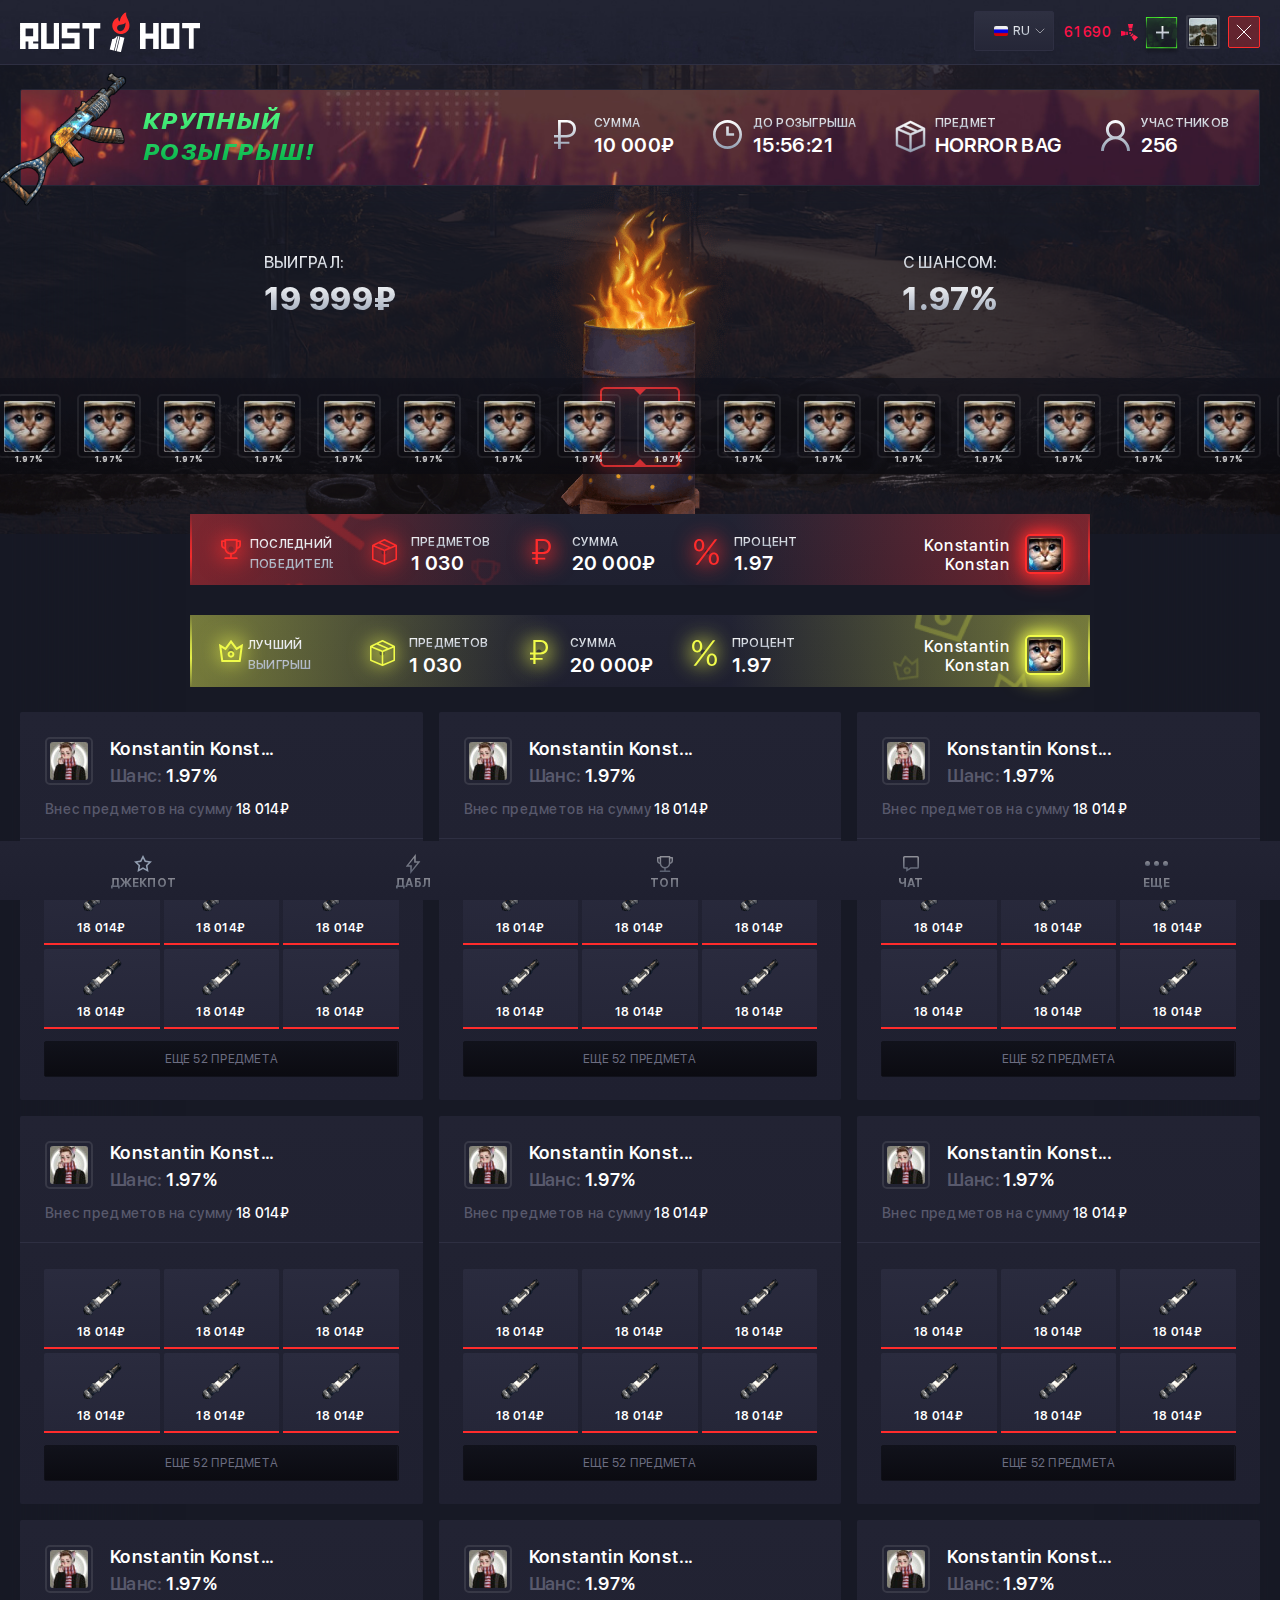
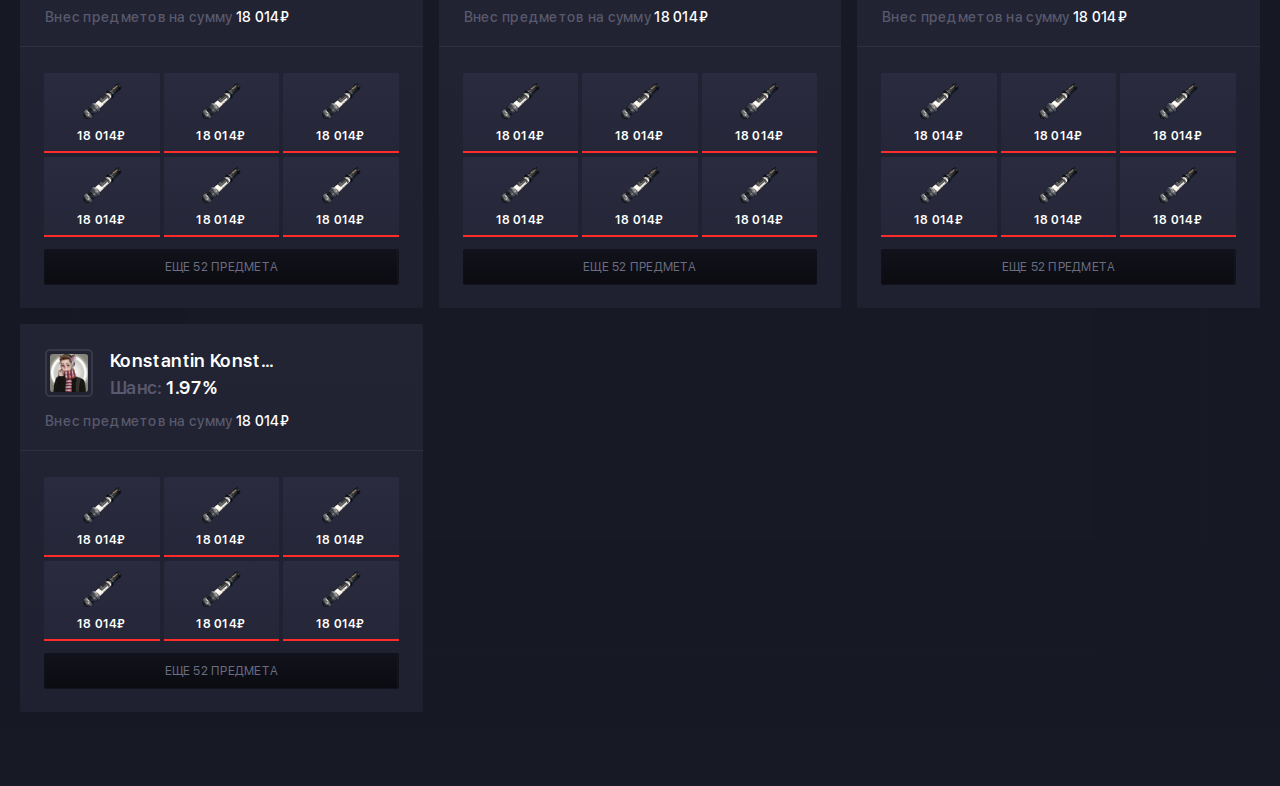
<file: jackpot.html>
<!DOCTYPE html>

<html lang="ru">

<head>
	<meta charset="utf-8">
	<meta http-equiv="X-UA-Compatible" content="IE=edge" >
	<meta name="viewport" content="width=device-width, initial-scale=1.0">
	<meta name="description" content="">
	<link rel="stylesheet" type="text/css" href="style.css">
	<link rel="icon" type="image/png" href="favicon/favicon.ico" sizes="16x16">	
	<title>Rushot</title>
</head>

<body>

	<div class="wrapper">

	<!-- Header -->
		
	<header>
		<div class="header_site">
			<div class="left">
				<a href="#" class="logo">
					<img class="logo_img" src="img/logo.svg" alt="" />
					<img class="logo_shadow" src="img/logo_shadow.svg" alt="" />
				</a>
			</div>
			<div class="right">
				<div class="main_nav_wrapp">
					<ul class="main_nav">
						<li>
							<a href="/////">
								<i class="star_big visible"></i>
								<i class="star_red_big hover"></i>
								<span>Джекпот</span>
							</a>
						</li>
						<li>
							<a href="/////">
								<i class="doble_big visible"></i>
								<i class="doble_red_big hover"></i>
								<span>дабл</span>
							</a>
						</li>
						<li>
							<a href="/////">
								<i class="clock_big visible"></i>
								<i class="clock_red_big hover"></i>
								<span>история игр</span>
							</a>
						</li>
						<li>
							<a href="/////">
								<i class="settings_big visible"></i>
								<i class="settings_red_big hover"></i>
								<span>поддержка</span>
							</a>
						</li>
						<li>
							<a href="/////">
								<i class="cup_big visible"></i>
								<i class="cup_red_big hover"></i>
								<span>топ игроков</span>
							</a>
						</li>
					</ul>
				</div>
				<div class="lang_wrapp">
					<div class="lang_drop_menu">
						<div class="lang_current">
							<div>
								<img src="img/rus_flag.svg" alt="">
								<p>RU</p>
							</div>
						</div>
						<div class="dropdown_lang">
							<ul class="lang_list">
								<li><a href="#"><p class="lang_item"><img src="img/rus_flag.svg" alt="" /><span>RU</span></p></a></li>
								<li><a href="#" class="active"><p class="lang_item"><img src="img/eng_flag.svg" alt="" /><span>ENG</span></p></a></li>
							</ul>
						</div>
					</div>
				</div>
				<div class="steam_btn_wrapp">
					<a href="" class="steam_btn">
						<div>
							<i class="steam_icon"></i>
						</div>
						<div>
							<p>войти через</p>
							<p>steam</p>
						</div>
					</a>
				</div>
				<div class="resp_toolbar">
					<div>
						<p class="balance_red">61 690<i class="icon_02"></i></p>
					</div>
					<div>
						<a href="#" class="ref_btn"></a>
					</div>
					<div>
						<a href="#" class="ava">
							<div class="img_box">
								<img src="img/ava.jpg" alt="" />
							</div>
						</a>
					</div>
					<div>
						<a href="#" class="logout"></a>
					</div>
				</div>
			</div>
		</div>								
	</header>

	<!-- /Header -->

	<!-- Resp Menu -->

	<div class="resp_menu" id="resp_nav">
		<button type="button" class="close_nav"></button>
		<ul class="resp_nav_list">
			<li>
				<a href="#">Link 1</a>
			</li>
			<li>
				<a href="#">Link 2</a>
			</li>
			<li>
				<a href="#">Link 3</a>
			</li>
		</ul>
		<ul class="soc_links">
			<li>
				<a href="#">
					<img class="visible" src="img/tel.svg" alt="" />
					<img class="hover" src="img/tel_white.svg" alt="" />
				</a>
			</li>
			<li>
				<a href="#">
					<img class="visible" src="img/tw.svg" alt="" />
					<img class="hover" src="img/tw_white.svg" alt="" />
				</a>
			</li>
			<li>
				<a href="#">
					<img class="visible" src="img/vk.svg" alt="" />
					<img class="hover" src="img/vk_white.svg" alt="" />
				</a>
			</li>
			<li>
				<a href="#">
					<img class="visible" src="img/dc.svg" alt="" />
					<img class="hover" src="img/dc_white.svg" alt="" />
				</a>
			</li>
		</ul>
	</div>

	 <!-- /Resp Menu -->

	<!-- Content -->
		<div class="content">

		<!-- Section 1 - Jackpot Page -->

		<div class="content_templ">
			<div class="left" id="chatMenu">
				<div class="sidebar">
					<div class="sidebar_header">
						<div class="col_1">
							<div class="onl_ch">
								<div>
									<i class="chat"></i>
								</div>
								<div>
									<p>ОНЛАЙН-ЧАТ</p>
								</div>
							</div>
						</div>
						<div class="col_2">
							<button type="button" class="red_pill close_chat"><span>закрыть</span></button>
							<div class="count_chat_users">
								<i class="green_light"></i>
								<p>621</p>
							</div>
						</div>
					</div>
					<div class="chat_users scrollbar" id="chatUsers">
						<div class="user_item">
							<div class="col">
								<div class="user_avatar_wrapp">
									<div class="user_avatar">
										<div class="img_box">
											<img src="img/avatar.jpg" alt="" />
										</div>
									</div>
								</div>
							</div>
							<div class="col">
								<div class="user_text">
									<div class="user_text_header">
										<div>
											<h4>Freit</h4>
										</div>
										<div>
											<p>20:32</p>
										</div>
									</div>
									<div class="user_text_content">
										<p>Сообщение пользователя, даже в две строки, а может даже и в три можно сделать</p>
									</div>
								</div>
							</div>
						</div>
						<div class="user_item moderator">
							<div class="col">
								<div class="user_avatar_wrapp">
									<div class="user_avatar">
										<div class="img_box">
											<img src="img/avatar.jpg" alt="" />
										</div>
									</div>
									<p>MODER</p>
								</div>
							</div>
							<div class="col">
								<div class="user_text">
									<div class="user_text_header">
										<div>
											<h4>Freit</h4>
										</div>
										<div>
											<p>20:32</p>
										</div>
									</div>
									<div class="user_text_content">
										<p>Сообщение пользователя, даже в две строки, а может даже и в три можно сделать</p>
									</div>
								</div>
							</div>
						</div>
						<div class="user_item">
							<div class="col">
								<div class="user_avatar_wrapp">
									<div class="user_avatar">
										<div class="img_box">
											<img src="img/avatar.jpg" alt="" />
										</div>
									</div>
								</div>
							</div>
							<div class="col">
								<div class="user_text">
									<div class="user_text_header">
										<div>
											<h4>Freit</h4>
										</div>
										<div>
											<p>20:32</p>
										</div>
									</div>
									<div class="user_text_content">
										<p>Сообщение пользователя, даже в две строки, а может даже и в три можно сделать</p>
									</div>
								</div>
							</div>
						</div>
						<div class="user_item admin">
							<div class="col">
								<div class="user_avatar_wrapp">
									<div class="user_avatar">
										<div class="img_box">
											<img src="img/avatar.jpg" alt="" />
										</div>
									</div>
									<p>Admin</p>
								</div>
							</div>
							<div class="col">
								<div class="user_text">
									<div class="user_text_header">
										<div>
											<h4>Freit</h4>
										</div>
										<div>
											<p>20:32</p>
										</div>
									</div>
									<div class="user_text_content">
										<p>Сообщение пользователя, даже в две строки, а может даже и в три можно сделать</p>
									</div>
								</div>
							</div>
						</div>
						<div class="user_item">
							<div class="col">
								<div class="user_avatar_wrapp">
									<div class="user_avatar">
										<div class="img_box">
											<img src="img/avatar.jpg" alt="" />
										</div>
									</div>
								</div>
							</div>
							<div class="col">
								<div class="user_text">
									<div class="user_text_header">
										<div>
											<h4>Freit</h4>
										</div>
										<div>
											<p>20:32</p>
										</div>
									</div>
									<div class="user_text_content">
										<p>Сообщение пользователя, даже в две строки, а может даже и в три можно сделать</p>
									</div>
								</div>
							</div>
						</div>
						<div class="user_item">
							<div class="col">
								<div class="user_avatar_wrapp">
									<div class="user_avatar">
										<div class="img_box">
											<img src="img/avatar.jpg" alt="" />
										</div>
									</div>
								</div>
							</div>
							<div class="col">
								<div class="user_text">
									<div class="user_text_header">
										<div>
											<h4>Freit</h4>
										</div>
										<div>
											<p>20:32</p>
										</div>
									</div>
									<div class="user_text_content">
										<p>Сообщение пользователя, даже в две строки, а может даже и в три можно сделать</p>
									</div>
								</div>
							</div>
						</div>
						<div class="user_item">
							<div class="col">
								<div class="user_avatar_wrapp">
									<div class="user_avatar">
										<div class="img_box">
											<img src="img/avatar.jpg" alt="" />
										</div>
									</div>
								</div>
							</div>
							<div class="col">
								<div class="user_text">
									<div class="user_text_header">
										<div>
											<h4>Freit</h4>
										</div>
										<div>
											<p>20:32</p>
										</div>
									</div>
									<div class="user_text_content">
										<p>Сообщение пользователя, даже в две строки, а может даже и в три можно сделать</p>
									</div>
								</div>
							</div>
						</div>
						<div class="user_item">
							<div class="col">
								<div class="user_avatar_wrapp">
									<div class="user_avatar">
										<div class="img_box">
											<img src="img/avatar.jpg" alt="" />
										</div>
									</div>
								</div>
							</div>
							<div class="col">
								<div class="user_text">
									<div class="user_text_header">
										<div>
											<h4>Freit</h4>
										</div>
										<div>
											<p>20:32</p>
										</div>
									</div>
									<div class="user_text_content">
										<p>Сообщение пользователя, даже в две строки, а может даже и в три можно сделать</p>
									</div>
								</div>
							</div>
						</div>
						<div class="user_item">
							<div class="col">
								<div class="user_avatar_wrapp">
									<div class="user_avatar">
										<div class="img_box">
											<img src="img/avatar.jpg" alt="" />
										</div>
									</div>
								</div>
							</div>
							<div class="col">
								<div class="user_text">
									<div class="user_text_header">
										<div>
											<h4>Freit</h4>
										</div>
										<div>
											<p>20:32</p>
										</div>
									</div>
									<div class="user_text_content">
										<p>Сообщение пользователя, даже в две строки, а может даже и в три можно сделать</p>
									</div>
								</div>
							</div>
						</div>
						<div class="user_item">
							<div class="col">
								<div class="user_avatar_wrapp">
									<div class="user_avatar">
										<div class="img_box">
											<img src="img/avatar.jpg" alt="" />
										</div>
									</div>
								</div>
							</div>
							<div class="col">
								<div class="user_text">
									<div class="user_text_header">
										<div>
											<h4>Freit</h4>
										</div>
										<div>
											<p>20:32</p>
										</div>
									</div>
									<div class="user_text_content">
										<p>Сообщение пользователя, даже в две строки, а может даже и в три можно сделать</p>
									</div>
								</div>
							</div>
						</div>
						<div class="user_item">
							<div class="col">
								<div class="user_avatar_wrapp">
									<div class="user_avatar">
										<div class="img_box">
											<img src="img/avatar.jpg" alt="" />
										</div>
									</div>
								</div>
							</div>
							<div class="col">
								<div class="user_text">
									<div class="user_text_header">
										<div>
											<h4>Freit</h4>
										</div>
										<div>
											<p>20:32</p>
										</div>
									</div>
									<div class="user_text_content">
										<p>Сообщение пользователя, даже в две строки, а может даже и в три можно сделать</p>
									</div>
								</div>
							</div>
						</div>
					</div>
				</div>
				<div class="form_wrapp resp_form_wrapp">
					<form>
						<div class="form">
							<div class="col">
								<div class="input_wrapp_2 form_input">
									<div class="show_field"></div>
									<textarea class="formInput" placeholder="Ваше сообщение..." name="" ></textarea>
									<div class="count_symbols" data-maxsimbols = "100">100</div>
								</div>
							</div>
							<div class="col">
								<button type="submit" class="submit_btn"></button>
							</div>
						</div>
					</form>
				</div>
			</div>
			<div class="right jackpot_bg shadow">
				<div class="z_wrapp">
					<div class="draw">
						<div class="inline">
							<div class="draw_title">
								<div class="draw_title_col">
									<img src="img/arm.png" alt="" />
								</div>
								<div class="draw_title_col">
									<h3>выиграй крутые призы!</h3>
									<h2>крупный РОЗЫГРЫШ!</h2>
								</div>
							</div>
						</div>
						<div class="inline">
							<a href="#" class="green_pill"><span>УЧАСТВОВАТЬ</span></a>
						</div>
						<div class="inline">
							<div class="draws_items">
								<div class="draw_item">
									<div>
										<img src="img/rub.svg" alt="" />
									</div>
									<div>
										<h3>сумма</h3>
										<p>10 000₽</p>
									</div>
								</div>
								<div class="draw_item">
									<div>
										<img src="img/clock.svg" alt="" />
									</div>
									<div>
										<h3>до розыгрыша</h3>
										<p>15:56:21</p>
									</div>
								</div>
								<div class="draw_item">
									<div>
										<img src="img/cub.svg" alt="" />
									</div>
									<div>
										<h3>предмет</h3>
										<p>Horror bag</p>
									</div>
								</div>
								<div class="draw_item">
									<div>
										<img src="img/user.svg" alt="" />
									</div>
									<div>
										<h3>участников</h3>
										<p>256</p>
									</div>
								</div>
							</div>
						</div>
					</div>
					<div class="jackpot_templ">

						<img src="img/fire.png" class="fire" alt="" />

						<div class="top_row">
							<div>
								<div class="total_winner_item">
									<h3>выиграл:</h3>
									<p>19 999₽</p>
								</div>
							</div>
							<div>
								<div class="total_winner_item">
									<h3>с шансом:</h3>
									<p>1.97%</p>
								</div>
							</div>									
						</div>

						<div class="users_slider_wrapp">
							<img class="slider_shape" src="img/slider_shape.png" alt="" />
							<div class="users_slider">
								<div class="slide">
									<div class="user_avatar_3">
										<div class="img_box">
											<img src="img/avatar_3.jpg" alt="" class="mCS_img_loaded">
										</div>
										<p class="sl_p">1.97%</p>
									</div>
								</div>
								<div class="slide">
									<div class="user_avatar_3">
										<div class="img_box">
											<img src="img/avatar_3.jpg" alt="" class="mCS_img_loaded">
										</div>
										<p class="sl_p">1.97%</p>
									</div>
								</div>
								<div class="slide">
									<div class="user_avatar_3">
										<div class="img_box">
											<img src="img/avatar_3.jpg" alt="" class="mCS_img_loaded">
										</div>
										<p class="sl_p">1.97%</p>
									</div>
								</div>
								<div class="slide">
									<div class="user_avatar_3">
										<div class="img_box">
											<img src="img/avatar_3.jpg" alt="" class="mCS_img_loaded">
										</div>
										<p class="sl_p">1.97%</p>
									</div>
								</div>
								<div class="slide">
									<div class="user_avatar_3">
										<div class="img_box">
											<img src="img/avatar_3.jpg" alt="" class="mCS_img_loaded">
										</div>
										<p class="sl_p">1.97%</p>
									</div>
								</div>
								<div class="slide">
									<div class="user_avatar_3">
										<div class="img_box">
											<img src="img/avatar_3.jpg" alt="" class="mCS_img_loaded">
										</div>
										<p class="sl_p">1.97%</p>
									</div>
								</div>
								<div class="slide">
									<div class="user_avatar_3">
										<div class="img_box">
											<img src="img/avatar_3.jpg" alt="" class="mCS_img_loaded">
										</div>
										<p class="sl_p">1.97%</p>
									</div>
								</div>
								<div class="slide">
									<div class="user_avatar_3">
										<div class="img_box">
											<img src="img/avatar_3.jpg" alt="" class="mCS_img_loaded">
										</div>
										<p class="sl_p">1.97%</p>
									</div>
								</div>
								<div class="slide">
									<div class="user_avatar_3">
										<div class="img_box">
											<img src="img/avatar_3.jpg" alt="" class="mCS_img_loaded">
										</div>
										<p class="sl_p">1.97%</p>
									</div>
								</div>
								<div class="slide">
									<div class="user_avatar_3">
										<div class="img_box">
											<img src="img/avatar_3.jpg" alt="" class="mCS_img_loaded">
										</div>
										<p class="sl_p">1.97%</p>
									</div>
								</div>
								<div class="slide">
									<div class="user_avatar_3">
										<div class="img_box">
											<img src="img/avatar_3.jpg" alt="" class="mCS_img_loaded">
										</div>
										<p class="sl_p">1.97%</p>
									</div>
								</div>
								<div class="slide">
									<div class="user_avatar_3">
										<div class="img_box">
											<img src="img/avatar_3.jpg" alt="" class="mCS_img_loaded">
										</div>
										<p class="sl_p">1.97%</p>
									</div>
								</div>
								<div class="slide">
									<div class="user_avatar_3">
										<div class="img_box">
											<img src="img/avatar_3.jpg" alt="" class="mCS_img_loaded">
										</div>
										<p class="sl_p">1.97%</p>
									</div>
								</div>
								<div class="slide">
									<div class="user_avatar_3">
										<div class="img_box">
											<img src="img/avatar_3.jpg" alt="" class="mCS_img_loaded">
										</div>
										<p class="sl_p">1.97%</p>
									</div>
								</div>
								<div class="slide">
									<div class="user_avatar_3">
										<div class="img_box">
											<img src="img/avatar_3.jpg" alt="" class="mCS_img_loaded">
										</div>
										<p class="sl_p">1.97%</p>
									</div>
								</div>
								<div class="slide">
									<div class="user_avatar_3">
										<div class="img_box">
											<img src="img/avatar_3.jpg" alt="" class="mCS_img_loaded">
										</div>
										<p class="sl_p">1.97%</p>
									</div>
								</div>

								<div class="slide">
									<div class="user_avatar_3">
										<div class="img_box">
											<img src="img/avatar_3.jpg" alt="" class="mCS_img_loaded">
										</div>
										<p class="sl_p">1.97%</p>
									</div>
								</div>
								<div class="slide">
									<div class="user_avatar_3">
										<div class="img_box">
											<img src="img/avatar_3.jpg" alt="" class="mCS_img_loaded">
										</div>
										<p class="sl_p">1.97%</p>
									</div>
								</div>
								<div class="slide">
									<div class="user_avatar_3">
										<div class="img_box">
											<img src="img/avatar_3.jpg" alt="" class="mCS_img_loaded">
										</div>
										<p class="sl_p">1.97%</p>
									</div>
								</div>
								<div class="slide">
									<div class="user_avatar_3">
										<div class="img_box">
											<img src="img/avatar_3.jpg" alt="" class="mCS_img_loaded">
										</div>
										<p class="sl_p">1.97%</p>
									</div>
								</div>
								<div class="slide">
									<div class="user_avatar_3">
										<div class="img_box">
											<img src="img/avatar_3.jpg" alt="" class="mCS_img_loaded">
										</div>
										<p class="sl_p">1.97%</p>
									</div>
								</div>
								<div class="slide">
									<div class="user_avatar_3">
										<div class="img_box">
											<img src="img/avatar_3.jpg" alt="" class="mCS_img_loaded">
										</div>
										<p class="sl_p">1.97%</p>
									</div>
								</div>
								<div class="slide">
									<div class="user_avatar_3">
										<div class="img_box">
											<img src="img/avatar_3.jpg" alt="" class="mCS_img_loaded">
										</div>
										<p class="sl_p">1.97%</p>
									</div>
								</div>
								<div class="slide">
									<div class="user_avatar_3">
										<div class="img_box">
											<img src="img/avatar_3.jpg" alt="" class="mCS_img_loaded">
										</div>
										<p class="sl_p">1.97%</p>
									</div>
								</div>
								<div class="slide">
									<div class="user_avatar_3">
										<div class="img_box">
											<img src="img/avatar_3.jpg" alt="" class="mCS_img_loaded">
										</div>
										<p class="sl_p">1.97%</p>
									</div>
								</div>
								<div class="slide">
									<div class="user_avatar_3">
										<div class="img_box">
											<img src="img/avatar_3.jpg" alt="" class="mCS_img_loaded">
										</div>
										<p class="sl_p">1.97%</p>
									</div>
								</div>
								<div class="slide">
									<div class="user_avatar_3">
										<div class="img_box">
											<img src="img/avatar_3.jpg" alt="" class="mCS_img_loaded">
										</div>
										<p class="sl_p">1.97%</p>
									</div>
								</div>
								<div class="slide">
									<div class="user_avatar_3">
										<div class="img_box">
											<img src="img/avatar_3.jpg" alt="" class="mCS_img_loaded">
										</div>
										<p class="sl_p">1.97%</p>
									</div>
								</div>
								<div class="slide">
									<div class="user_avatar_3">
										<div class="img_box">
											<img src="img/avatar_3.jpg" alt="" class="mCS_img_loaded">
										</div>
										<p class="sl_p">1.97%</p>
									</div>
								</div>
								<div class="slide">
									<div class="user_avatar_3">
										<div class="img_box">
											<img src="img/avatar_3.jpg" alt="" class="mCS_img_loaded">
										</div>
										<p class="sl_p">1.97%</p>
									</div>
								</div>
								<div class="slide">
									<div class="user_avatar_3">
										<div class="img_box">
											<img src="img/avatar_3.jpg" alt="" class="mCS_img_loaded">
										</div>
										<p class="sl_p">1.97%</p>
									</div>
								</div>
								<div class="slide">
									<div class="user_avatar_3">
										<div class="img_box">
											<img src="img/avatar_3.jpg" alt="" class="mCS_img_loaded">
										</div>
										<p class="sl_p">1.97%</p>
									</div>
								</div>
								<div class="slide">
									<div class="user_avatar_3">
										<div class="img_box">
											<img src="img/avatar_3.jpg" alt="" class="mCS_img_loaded">
										</div>
										<p class="sl_p">1.97%</p>
									</div>
								</div>
								<div class="slide">
									<div class="user_avatar_3">
										<div class="img_box">
											<img src="img/avatar_3.jpg" alt="" class="mCS_img_loaded">
										</div>
										<p class="sl_p">1.97%</p>
									</div>
								</div>
								<div class="slide">
									<div class="user_avatar_3">
										<div class="img_box">
											<img src="img/avatar_3.jpg" alt="" class="mCS_img_loaded">
										</div>
										<p class="sl_p">1.97%</p>
									</div>
								</div>
								<div class="slide">
									<div class="user_avatar_3">
										<div class="img_box">
											<img src="img/avatar_3.jpg" alt="" class="mCS_img_loaded">
										</div>
										<p class="sl_p">1.97%</p>
									</div>
								</div>
							</div>
						</div>
					</div>

					<div class="two_cols_4">
						<div>
							<div class="gamer_params_wrapp gamer_params_wrapp_2">
								<div>
									<div class="gamer_params">
										<div>
											<div class="single_item">
												<div class="draw_item">
													<div>
														<i class="cup_red_big"></i>
													</div>
													<div>
														<h3>последний победитель</h3>
													</div>
												</div>
											</div>
										</div>
										<div>
											<div class="items_2">
												<div class="draw_item">
													<div>
														<i class="cub_red_big"></i>
													</div>
													<div>
														<h3>предметов</h3>
														<p>1 030</p>
													</div>
												</div>
												<div class="draw_item">
													<div>
														<i class="rub_red_big"></i>
													</div>
													<div>
														<h3>сумма</h3>
														<p>20 000₽</p>
													</div>
												</div>
												<div class="draw_item">
													<div>
														<i class="percent_red_big"></i>
													</div>
													<div>
														<h3>процент</h3>
														<p>1.97</p>
													</div>
												</div>
											</div>
										</div>
										<div>
											<div class="user_wrapp_2">
												<div>
													<h3>Konstantin Konstan</h3>
												</div>
												<div>
													<div class="user_avatar red">
														<div class="img_box">
															<img src="img/cat.jpg" alt="">
														</div>
													</div>
												</div>
											</div>
										</div>
									</div>
								</div>
							</div>
						</div>
						<div>
							<div class="gamer_params_wrapp gamer_params_wrapp_2 yellow">
								<div>
									<div class="gamer_params gamer_params_2">
										<div>
											<div class="single_item">
												<div class="draw_item">
													<div>
														<i class="cor_yellow_big"></i>
													</div>
													<div>
														<h3>лучший выигрыш</h3>
													</div>
												</div>
											</div>
										</div>
										<div>
											<div class="items_2">
												<div class="draw_item">
													<div>
														<i class="cub_yellow_big"></i>
													</div>
													<div>
														<h3>предметов</h3>
														<p>1 030</p>
													</div>
												</div>
												<div class="draw_item">
													<div>
														<i class="rub_yellow_big"></i>
													</div>
													<div>
														<h3>сумма</h3>
														<p>20 000₽</p>
													</div>
												</div>
												<div class="draw_item">
													<div>
														<i class="percent_yellow_big"></i>
													</div>
													<div>
														<h3>процент</h3>
														<p>1.97</p>
													</div>
												</div>
											</div>
										</div>
										<div>
											<div class="user_wrapp_2 user_wrapp_2_2">
												<div>
													<h3>Konstantin Konstan</h3>
												</div>
												<div>
													<div class="user_avatar yellow">
														<div class="img_box">
															<img src="img/cat.jpg" alt="">
														</div>
													</div>
												</div>
											</div>
										</div>
									</div>
								</div>
							</div>
						</div>									
					</div>

					<div class="thumbnails_2">
						<div class="thumb_2">
							<div class="winner_thumb_header">
								<div class="user_info_2">
									<div>
										<div class="user_avatar_4">
											<div class="img_box">
												<img src="img/avatar_4.jpg" alt="">
											</div>
										</div>
									</div>
									<div>
										<h3>Konstantin Konst...</h3>
										<p>Шанс: <span>1.97%</span></p>
									</div>
								</div>
								<div class="text_wrapp_3">
									<p>Внес предметов на сумму <span>18 014₽</span></p>
								</div>
							</div>
							<div class="inner">
								<div class="history_goods_2">
									<div class="history_good">
										<div class="img_box">
											<img src="img/image_05.png" alt="">
										</div>
										<div class="descript">
											<p>18 014₽</p>
										</div>
									</div>
									<div class="history_good">
										<div class="img_box">
											<img src="img/image_05.png" alt="">
										</div>
										<div class="descript">
											<p>18 014₽</p>
										</div>
									</div>
									<div class="history_good">
										<div class="img_box">
											<img src="img/image_05.png" alt="">
										</div>
										<div class="descript">
											<p>18 014₽</p>
										</div>
									</div>
									<div class="history_good">
										<div class="img_box">
											<img src="img/image_05.png" alt="">
										</div>
										<div class="descript">
											<p>18 014₽</p>
										</div>
									</div>
									<div class="history_good">
										<div class="img_box">
											<img src="img/image_05.png" alt="">
										</div>
										<div class="descript">
											<p>18 014₽</p>
										</div>
									</div>
									<div class="history_good">
										<div class="img_box">
											<img src="img/image_05.png" alt="">
										</div>
										<div class="descript">
											<p>18 014₽</p>
										</div>
									</div>
								</div>
								<a href="#" class="dark_pill"><span>Еще 52 предмета</span></a>
							</div>
						</div>
						<div class="thumb_2">
							<div class="winner_thumb_header">
								<div class="user_info_2">
									<div>
										<div class="user_avatar_4">
											<div class="img_box">
												<img src="img/avatar_4.jpg" alt="">
											</div>
										</div>
									</div>
									<div>
										<h3>Konstantin Konst...</h3>
										<p>Шанс: <span>1.97%</span></p>
									</div>
								</div>
								<div class="text_wrapp_3">
									<p>Внес предметов на сумму <span>18 014₽</span></p>
								</div>
							</div>
							<div class="inner">
								<div class="history_goods_2">
									<div class="history_good">
										<div class="img_box">
											<img src="img/image_05.png" alt="">
										</div>
										<div class="descript">
											<p>18 014₽</p>
										</div>
									</div>
									<div class="history_good">
										<div class="img_box">
											<img src="img/image_05.png" alt="">
										</div>
										<div class="descript">
											<p>18 014₽</p>
										</div>
									</div>
									<div class="history_good">
										<div class="img_box">
											<img src="img/image_05.png" alt="">
										</div>
										<div class="descript">
											<p>18 014₽</p>
										</div>
									</div>
									<div class="history_good">
										<div class="img_box">
											<img src="img/image_05.png" alt="">
										</div>
										<div class="descript">
											<p>18 014₽</p>
										</div>
									</div>
									<div class="history_good">
										<div class="img_box">
											<img src="img/image_05.png" alt="">
										</div>
										<div class="descript">
											<p>18 014₽</p>
										</div>
									</div>
									<div class="history_good">
										<div class="img_box">
											<img src="img/image_05.png" alt="">
										</div>
										<div class="descript">
											<p>18 014₽</p>
										</div>
									</div>
								</div>
								<a href="#" class="dark_pill"><span>Еще 52 предмета</span></a>
							</div>
						</div>
						<div class="thumb_2">
							<div class="winner_thumb_header">
								<div class="user_info_2">
									<div>
										<div class="user_avatar_4">
											<div class="img_box">
												<img src="img/avatar_4.jpg" alt="">
											</div>
										</div>
									</div>
									<div>
										<h3>Konstantin Konst...</h3>
										<p>Шанс: <span>1.97%</span></p>
									</div>
								</div>
								<div class="text_wrapp_3">
									<p>Внес предметов на сумму <span>18 014₽</span></p>
								</div>
							</div>
							<div class="inner">
								<div class="history_goods_2">
									<div class="history_good">
										<div class="img_box">
											<img src="img/image_05.png" alt="">
										</div>
										<div class="descript">
											<p>18 014₽</p>
										</div>
									</div>
									<div class="history_good">
										<div class="img_box">
											<img src="img/image_05.png" alt="">
										</div>
										<div class="descript">
											<p>18 014₽</p>
										</div>
									</div>
									<div class="history_good">
										<div class="img_box">
											<img src="img/image_05.png" alt="">
										</div>
										<div class="descript">
											<p>18 014₽</p>
										</div>
									</div>
									<div class="history_good">
										<div class="img_box">
											<img src="img/image_05.png" alt="">
										</div>
										<div class="descript">
											<p>18 014₽</p>
										</div>
									</div>
									<div class="history_good">
										<div class="img_box">
											<img src="img/image_05.png" alt="">
										</div>
										<div class="descript">
											<p>18 014₽</p>
										</div>
									</div>
									<div class="history_good">
										<div class="img_box">
											<img src="img/image_05.png" alt="">
										</div>
										<div class="descript">
											<p>18 014₽</p>
										</div>
									</div>
								</div>
								<a href="#" class="dark_pill"><span>Еще 52 предмета</span></a>
							</div>
						</div>
						<div class="thumb_2">
							<div class="winner_thumb_header">
								<div class="user_info_2">
									<div>
										<div class="user_avatar_4">
											<div class="img_box">
												<img src="img/avatar_4.jpg" alt="">
											</div>
										</div>
									</div>
									<div>
										<h3>Konstantin Konst...</h3>
										<p>Шанс: <span>1.97%</span></p>
									</div>
								</div>
								<div class="text_wrapp_3">
									<p>Внес предметов на сумму <span>18 014₽</span></p>
								</div>
							</div>
							<div class="inner">
								<div class="history_goods_2">
									<div class="history_good">
										<div class="img_box">
											<img src="img/image_05.png" alt="">
										</div>
										<div class="descript">
											<p>18 014₽</p>
										</div>
									</div>
									<div class="history_good">
										<div class="img_box">
											<img src="img/image_05.png" alt="">
										</div>
										<div class="descript">
											<p>18 014₽</p>
										</div>
									</div>
									<div class="history_good">
										<div class="img_box">
											<img src="img/image_05.png" alt="">
										</div>
										<div class="descript">
											<p>18 014₽</p>
										</div>
									</div>
									<div class="history_good">
										<div class="img_box">
											<img src="img/image_05.png" alt="">
										</div>
										<div class="descript">
											<p>18 014₽</p>
										</div>
									</div>
									<div class="history_good">
										<div class="img_box">
											<img src="img/image_05.png" alt="">
										</div>
										<div class="descript">
											<p>18 014₽</p>
										</div>
									</div>
									<div class="history_good">
										<div class="img_box">
											<img src="img/image_05.png" alt="">
										</div>
										<div class="descript">
											<p>18 014₽</p>
										</div>
									</div>
								</div>
								<a href="#" class="dark_pill"><span>Еще 52 предмета</span></a>
							</div>
						</div>
						<div class="thumb_2">
							<div class="winner_thumb_header">
								<div class="user_info_2">
									<div>
										<div class="user_avatar_4">
											<div class="img_box">
												<img src="img/avatar_4.jpg" alt="">
											</div>
										</div>
									</div>
									<div>
										<h3>Konstantin Konst...</h3>
										<p>Шанс: <span>1.97%</span></p>
									</div>
								</div>
								<div class="text_wrapp_3">
									<p>Внес предметов на сумму <span>18 014₽</span></p>
								</div>
							</div>
							<div class="inner">
								<div class="history_goods_2">
									<div class="history_good">
										<div class="img_box">
											<img src="img/image_05.png" alt="">
										</div>
										<div class="descript">
											<p>18 014₽</p>
										</div>
									</div>
									<div class="history_good">
										<div class="img_box">
											<img src="img/image_05.png" alt="">
										</div>
										<div class="descript">
											<p>18 014₽</p>
										</div>
									</div>
									<div class="history_good">
										<div class="img_box">
											<img src="img/image_05.png" alt="">
										</div>
										<div class="descript">
											<p>18 014₽</p>
										</div>
									</div>
									<div class="history_good">
										<div class="img_box">
											<img src="img/image_05.png" alt="">
										</div>
										<div class="descript">
											<p>18 014₽</p>
										</div>
									</div>
									<div class="history_good">
										<div class="img_box">
											<img src="img/image_05.png" alt="">
										</div>
										<div class="descript">
											<p>18 014₽</p>
										</div>
									</div>
									<div class="history_good">
										<div class="img_box">
											<img src="img/image_05.png" alt="">
										</div>
										<div class="descript">
											<p>18 014₽</p>
										</div>
									</div>
								</div>
								<a href="#" class="dark_pill"><span>Еще 52 предмета</span></a>
							</div>
						</div>
						<div class="thumb_2">
							<div class="winner_thumb_header">
								<div class="user_info_2">
									<div>
										<div class="user_avatar_4">
											<div class="img_box">
												<img src="img/avatar_4.jpg" alt="">
											</div>
										</div>
									</div>
									<div>
										<h3>Konstantin Konst...</h3>
										<p>Шанс: <span>1.97%</span></p>
									</div>
								</div>
								<div class="text_wrapp_3">
									<p>Внес предметов на сумму <span>18 014₽</span></p>
								</div>
							</div>
							<div class="inner">
								<div class="history_goods_2">
									<div class="history_good">
										<div class="img_box">
											<img src="img/image_05.png" alt="">
										</div>
										<div class="descript">
											<p>18 014₽</p>
										</div>
									</div>
									<div class="history_good">
										<div class="img_box">
											<img src="img/image_05.png" alt="">
										</div>
										<div class="descript">
											<p>18 014₽</p>
										</div>
									</div>
									<div class="history_good">
										<div class="img_box">
											<img src="img/image_05.png" alt="">
										</div>
										<div class="descript">
											<p>18 014₽</p>
										</div>
									</div>
									<div class="history_good">
										<div class="img_box">
											<img src="img/image_05.png" alt="">
										</div>
										<div class="descript">
											<p>18 014₽</p>
										</div>
									</div>
									<div class="history_good">
										<div class="img_box">
											<img src="img/image_05.png" alt="">
										</div>
										<div class="descript">
											<p>18 014₽</p>
										</div>
									</div>
									<div class="history_good">
										<div class="img_box">
											<img src="img/image_05.png" alt="">
										</div>
										<div class="descript">
											<p>18 014₽</p>
										</div>
									</div>
								</div>
								<a href="#" class="dark_pill"><span>Еще 52 предмета</span></a>
							</div>
						</div>
						<div class="thumb_2">
							<div class="winner_thumb_header">
								<div class="user_info_2">
									<div>
										<div class="user_avatar_4">
											<div class="img_box">
												<img src="img/avatar_4.jpg" alt="">
											</div>
										</div>
									</div>
									<div>
										<h3>Konstantin Konst...</h3>
										<p>Шанс: <span>1.97%</span></p>
									</div>
								</div>
								<div class="text_wrapp_3">
									<p>Внес предметов на сумму <span>18 014₽</span></p>
								</div>
							</div>
							<div class="inner">
								<div class="history_goods_2">
									<div class="history_good">
										<div class="img_box">
											<img src="img/image_05.png" alt="">
										</div>
										<div class="descript">
											<p>18 014₽</p>
										</div>
									</div>
									<div class="history_good">
										<div class="img_box">
											<img src="img/image_05.png" alt="">
										</div>
										<div class="descript">
											<p>18 014₽</p>
										</div>
									</div>
									<div class="history_good">
										<div class="img_box">
											<img src="img/image_05.png" alt="">
										</div>
										<div class="descript">
											<p>18 014₽</p>
										</div>
									</div>
									<div class="history_good">
										<div class="img_box">
											<img src="img/image_05.png" alt="">
										</div>
										<div class="descript">
											<p>18 014₽</p>
										</div>
									</div>
									<div class="history_good">
										<div class="img_box">
											<img src="img/image_05.png" alt="">
										</div>
										<div class="descript">
											<p>18 014₽</p>
										</div>
									</div>
									<div class="history_good">
										<div class="img_box">
											<img src="img/image_05.png" alt="">
										</div>
										<div class="descript">
											<p>18 014₽</p>
										</div>
									</div>
								</div>
								<a href="#" class="dark_pill"><span>Еще 52 предмета</span></a>
							</div>
						</div>
						<div class="thumb_2">
							<div class="winner_thumb_header">
								<div class="user_info_2">
									<div>
										<div class="user_avatar_4">
											<div class="img_box">
												<img src="img/avatar_4.jpg" alt="">
											</div>
										</div>
									</div>
									<div>
										<h3>Konstantin Konst...</h3>
										<p>Шанс: <span>1.97%</span></p>
									</div>
								</div>
								<div class="text_wrapp_3">
									<p>Внес предметов на сумму <span>18 014₽</span></p>
								</div>
							</div>
							<div class="inner">
								<div class="history_goods_2">
									<div class="history_good">
										<div class="img_box">
											<img src="img/image_05.png" alt="">
										</div>
										<div class="descript">
											<p>18 014₽</p>
										</div>
									</div>
									<div class="history_good">
										<div class="img_box">
											<img src="img/image_05.png" alt="">
										</div>
										<div class="descript">
											<p>18 014₽</p>
										</div>
									</div>
									<div class="history_good">
										<div class="img_box">
											<img src="img/image_05.png" alt="">
										</div>
										<div class="descript">
											<p>18 014₽</p>
										</div>
									</div>
									<div class="history_good">
										<div class="img_box">
											<img src="img/image_05.png" alt="">
										</div>
										<div class="descript">
											<p>18 014₽</p>
										</div>
									</div>
									<div class="history_good">
										<div class="img_box">
											<img src="img/image_05.png" alt="">
										</div>
										<div class="descript">
											<p>18 014₽</p>
										</div>
									</div>
									<div class="history_good">
										<div class="img_box">
											<img src="img/image_05.png" alt="">
										</div>
										<div class="descript">
											<p>18 014₽</p>
										</div>
									</div>
								</div>
								<a href="#" class="dark_pill"><span>Еще 52 предмета</span></a>
							</div>
						</div>
						<div class="thumb_2">
							<div class="winner_thumb_header">
								<div class="user_info_2">
									<div>
										<div class="user_avatar_4">
											<div class="img_box">
												<img src="img/avatar_4.jpg" alt="">
											</div>
										</div>
									</div>
									<div>
										<h3>Konstantin Konst...</h3>
										<p>Шанс: <span>1.97%</span></p>
									</div>
								</div>
								<div class="text_wrapp_3">
									<p>Внес предметов на сумму <span>18 014₽</span></p>
								</div>
							</div>
							<div class="inner">
								<div class="history_goods_2">
									<div class="history_good">
										<div class="img_box">
											<img src="img/image_05.png" alt="">
										</div>
										<div class="descript">
											<p>18 014₽</p>
										</div>
									</div>
									<div class="history_good">
										<div class="img_box">
											<img src="img/image_05.png" alt="">
										</div>
										<div class="descript">
											<p>18 014₽</p>
										</div>
									</div>
									<div class="history_good">
										<div class="img_box">
											<img src="img/image_05.png" alt="">
										</div>
										<div class="descript">
											<p>18 014₽</p>
										</div>
									</div>
									<div class="history_good">
										<div class="img_box">
											<img src="img/image_05.png" alt="">
										</div>
										<div class="descript">
											<p>18 014₽</p>
										</div>
									</div>
									<div class="history_good">
										<div class="img_box">
											<img src="img/image_05.png" alt="">
										</div>
										<div class="descript">
											<p>18 014₽</p>
										</div>
									</div>
									<div class="history_good">
										<div class="img_box">
											<img src="img/image_05.png" alt="">
										</div>
										<div class="descript">
											<p>18 014₽</p>
										</div>
									</div>
								</div>
								<a href="#" class="dark_pill"><span>Еще 52 предмета</span></a>
							</div>
						</div>
						<div class="thumb_2">
							<div class="winner_thumb_header">
								<div class="user_info_2">
									<div>
										<div class="user_avatar_4">
											<div class="img_box">
												<img src="img/avatar_4.jpg" alt="">
											</div>
										</div>
									</div>
									<div>
										<h3>Konstantin Konst...</h3>
										<p>Шанс: <span>1.97%</span></p>
									</div>
								</div>
								<div class="text_wrapp_3">
									<p>Внес предметов на сумму <span>18 014₽</span></p>
								</div>
							</div>
							<div class="inner">
								<div class="history_goods_2">
									<div class="history_good">
										<div class="img_box">
											<img src="img/image_05.png" alt="">
										</div>
										<div class="descript">
											<p>18 014₽</p>
										</div>
									</div>
									<div class="history_good">
										<div class="img_box">
											<img src="img/image_05.png" alt="">
										</div>
										<div class="descript">
											<p>18 014₽</p>
										</div>
									</div>
									<div class="history_good">
										<div class="img_box">
											<img src="img/image_05.png" alt="">
										</div>
										<div class="descript">
											<p>18 014₽</p>
										</div>
									</div>
									<div class="history_good">
										<div class="img_box">
											<img src="img/image_05.png" alt="">
										</div>
										<div class="descript">
											<p>18 014₽</p>
										</div>
									</div>
									<div class="history_good">
										<div class="img_box">
											<img src="img/image_05.png" alt="">
										</div>
										<div class="descript">
											<p>18 014₽</p>
										</div>
									</div>
									<div class="history_good">
										<div class="img_box">
											<img src="img/image_05.png" alt="">
										</div>
										<div class="descript">
											<p>18 014₽</p>
										</div>
									</div>
								</div>
								<a href="#" class="dark_pill"><span>Еще 52 предмета</span></a>
							</div>
						</div>

					</div>
				</div>
			</div>
		</div>

		<!-- /Section 1 - Jackpot Page -->

		</div>
	<!-- /Content -->

	<!-- Footer -->

		<footer class="footer_section">
			<div class="footer_templ">
				<div class="left" id="footerForm">
					<div class="form_wrapp">
						<form>
							<div class="form">
								<div class="col">
									<div class="input_wrapp_2 form_input">
										<div class="show_field"></div>
										<textarea class="formInput" placeholder="Ваше сообщение..." name="" ></textarea>
										<div class="count_symbols" data-maxsimbols = "100">100</div>
									</div>
								</div>
								<div class="col">
									<button type="submit" class="submit_btn"></button>
								</div>
							</div>
						</form>
					</div>
				</div>
				<div class="right">
					<div class="two_cols_3">
						<div class="col">
							<div class="text_wrapp">
								<p>RUSTHOT.COM - копирование дизайна сайта, элементов или контента строго запрещена. Все скрипты и графические элементы являются собственностью администрации сайта.</p>
							</div>
						</div>
						<div class="col">
							<ul class="soc_links">
								<li>
									<a href="#">
										<img class="visible" src="img/tel.svg" alt="" />
										<img class="hover" src="img/tel_white.svg" alt="" />
									</a>
								</li>
								<li>
									<a href="#">
										<img class="visible" src="img/tw.svg" alt="" />
										<img class="hover" src="img/tw_white.svg" alt="" />
									</a>
								</li>
								<li>
									<a href="#">
										<img class="visible" src="img/vk.svg" alt="" />
										<img class="hover" src="img/vk_white.svg" alt="" />
									</a>
								</li>
								<li>
									<a href="#">
										<img class="visible" src="img/dc.svg" alt="" />
										<img class="hover" src="img/dc_white.svg" alt="" />
									</a>
								</li>
							</ul>
						</div>
					</div>
				</div>
			</div>
			<!-- Resp Footer -->
			<div class="resp_footer">
				<ul class="resp_nav">
					<li>
						<a href="#">
							<div class="icon_box">
								<i class="star visible"></i>
								<i class="star_red hover"></i>
							</div>
							<p>Джекпот</p>
						</a>
					</li>
					<li>
						<a href="#">
							<div class="icon_box">
								<i class="doble_resp visible"></i>
								<i class="doble_resp_red hover"></i>
							</div>
							<p>дабл</p>
						</a>
					</li>
					<li>
						<a href="#">
							<div class="icon_box">
								<i class="cup_resp visible"></i>
								<i class="cup_resp_red hover"></i>
							</div>
							<p>топ</p>
						</a>
					</li>
					<li>
						<a href="#" class="chat_link">
							<div class="icon_box">
								<i class="chat_resp visible"></i>
								<i class="chat_resp_red hover"></i>
							</div>
							<p>чат</p>
						</a>
					</li>
					<li>
						<a href="#" class="more_link">
							<div class="more_dots">
								<span></span>
								<span></span>
								<span></span>
							</div>
							<p>еще</p>
						</a>
					</li>
				</ul>
			</div>
			<!-- /Resp Footer -->
		</footer>

	<!-- /Footer -->

	</div>

	<link rel="stylesheet" type="text/css" href="responsive.css">
	<link rel="stylesheet" type="text/css" href="slick/slick.css">
	<link rel="stylesheet" type="text/css" href="vendors/css/jquery.mCustomScrollbar.css">
	<script src="vendors/js/jquery.js"></script>
	<script src="slick/slick.js"></script>
	<script type="text/javascript" src="vendors/js/jquery.mCustomScrollbar.concat.min.js"></script>
	<script src="js/scripts.js"></script>

</body>
</html>
</file>
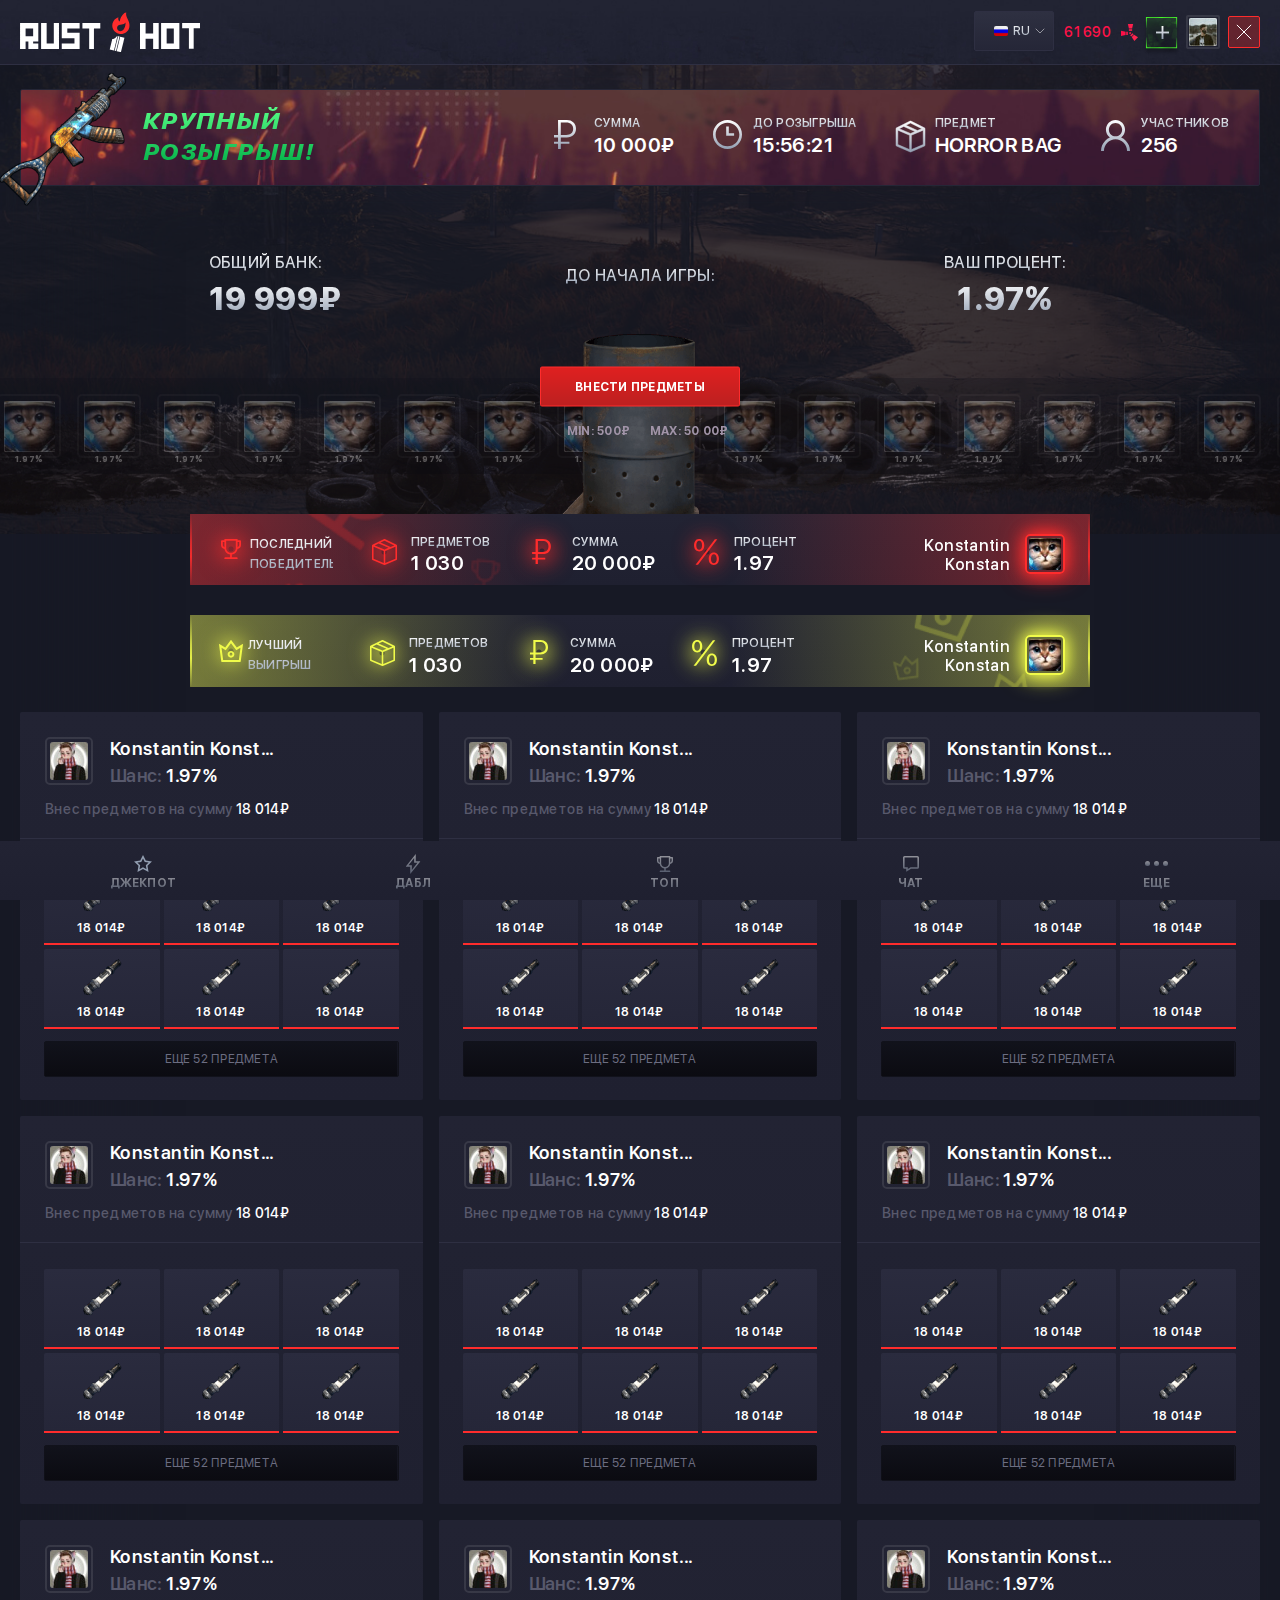
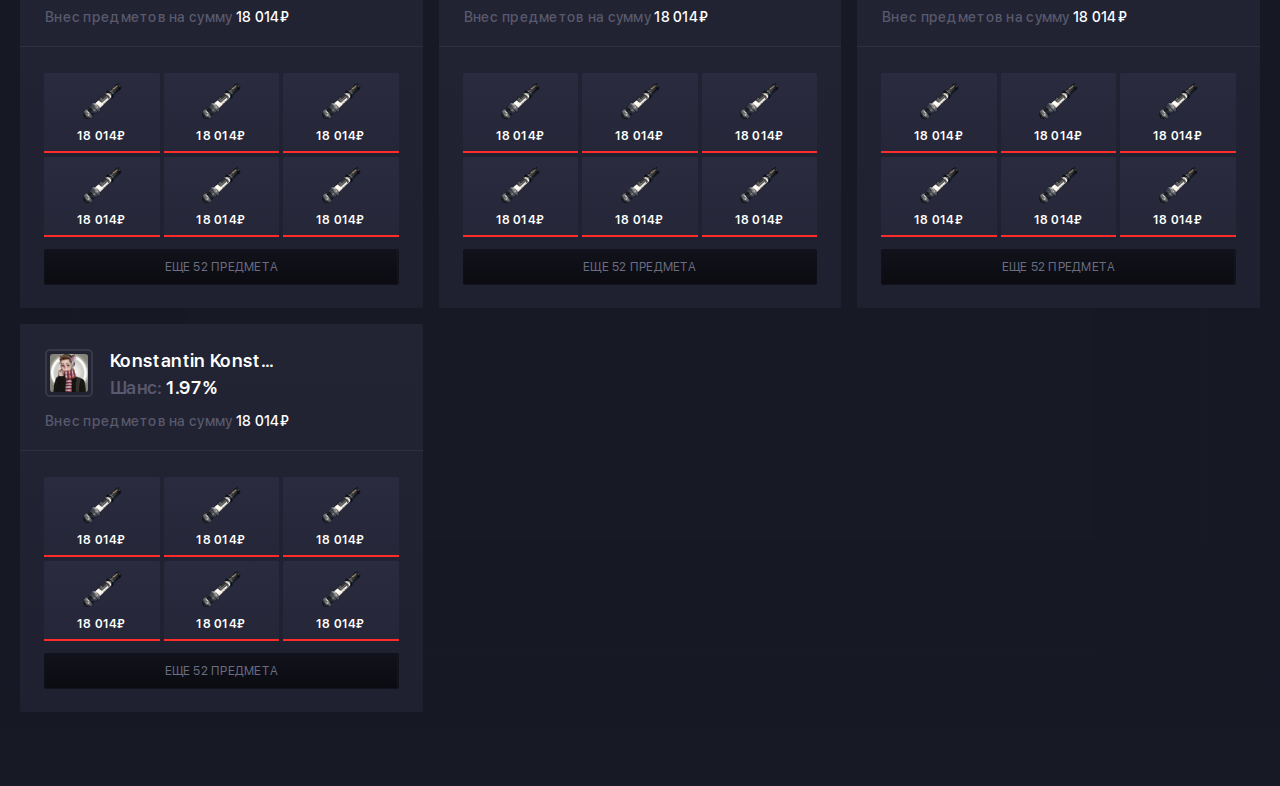
<file: jackpot_2.html>
<!DOCTYPE html>

<html lang="ru">

<head>
	<meta charset="utf-8">
	<meta http-equiv="X-UA-Compatible" content="IE=edge" >
	<meta name="viewport" content="width=device-width, initial-scale=1.0">
	<meta name="description" content="">
	<link rel="stylesheet" type="text/css" href="style.css">
	<link rel="icon" type="image/png" href="favicon/favicon.ico" sizes="16x16">	
	<title>Rushot</title>
</head>

<body>

	<div class="wrapper">

	<!-- Header -->
		
	<header>
		<div class="header_site">
			<div class="left">
				<a href="#" class="logo">
					<img class="logo_img" src="img/logo.svg" alt="" />
					<img class="logo_shadow" src="img/logo_shadow.svg" alt="" />
				</a>
			</div>
			<div class="right">
				<div class="main_nav_wrapp">
					<ul class="main_nav">
						<li>
							<a href="/////">
								<i class="star_big visible"></i>
								<i class="star_red_big hover"></i>
								<span>Джекпот</span>
							</a>
						</li>
						<li>
							<a href="/////">
								<i class="doble_big visible"></i>
								<i class="doble_red_big hover"></i>
								<span>дабл</span>
							</a>
						</li>
						<li>
							<a href="/////">
								<i class="clock_big visible"></i>
								<i class="clock_red_big hover"></i>
								<span>история игр</span>
							</a>
						</li>
						<li>
							<a href="/////">
								<i class="settings_big visible"></i>
								<i class="settings_red_big hover"></i>
								<span>поддержка</span>
							</a>
						</li>
						<li>
							<a href="/////">
								<i class="cup_big visible"></i>
								<i class="cup_red_big hover"></i>
								<span>топ игроков</span>
							</a>
						</li>
					</ul>
				</div>
				<div class="lang_wrapp">
					<div class="lang_drop_menu">
						<div class="lang_current">
							<div>
								<img src="img/rus_flag.svg" alt="">
								<p>RU</p>
							</div>
						</div>
						<div class="dropdown_lang">
							<ul class="lang_list">
								<li><a href="#"><p class="lang_item"><img src="img/rus_flag.svg" alt="" /><span>RU</span></p></a></li>
								<li><a href="#" class="active"><p class="lang_item"><img src="img/eng_flag.svg" alt="" /><span>ENG</span></p></a></li>
							</ul>
						</div>
					</div>
				</div>
				<div class="steam_btn_wrapp">
					<a href="" class="steam_btn">
						<div>
							<i class="steam_icon"></i>
						</div>
						<div>
							<p>войти через</p>
							<p>steam</p>
						</div>
					</a>
				</div>
				<div class="resp_toolbar">
					<div>
						<p class="balance_red">61 690<i class="icon_02"></i></p>
					</div>
					<div>
						<a href="#" class="ref_btn"></a>
					</div>
					<div>
						<a href="#" class="ava">
							<div class="img_box">
								<img src="img/ava.jpg" alt="" />
							</div>
						</a>
					</div>
					<div>
						<a href="#" class="logout"></a>
					</div>
				</div>
			</div>
		</div>								
	</header>

	<!-- /Header -->

	<!-- Resp Menu -->

	<div class="resp_menu" id="resp_nav">
		<button type="button" class="close_nav"></button>
		<ul class="resp_nav_list">
			<li>
				<a href="#">Link 1</a>
			</li>
			<li>
				<a href="#">Link 2</a>
			</li>
			<li>
				<a href="#">Link 3</a>
			</li>
		</ul>
		<ul class="soc_links">
			<li>
				<a href="#">
					<img class="visible" src="img/tel.svg" alt="" />
					<img class="hover" src="img/tel_white.svg" alt="" />
				</a>
			</li>
			<li>
				<a href="#">
					<img class="visible" src="img/tw.svg" alt="" />
					<img class="hover" src="img/tw_white.svg" alt="" />
				</a>
			</li>
			<li>
				<a href="#">
					<img class="visible" src="img/vk.svg" alt="" />
					<img class="hover" src="img/vk_white.svg" alt="" />
				</a>
			</li>
			<li>
				<a href="#">
					<img class="visible" src="img/dc.svg" alt="" />
					<img class="hover" src="img/dc_white.svg" alt="" />
				</a>
			</li>
		</ul>
	</div>

	 <!-- /Resp Menu -->

	<!-- Content -->
		<div class="content">

		<!-- Section 1 - Jackpot Page -->

		<div class="content_templ">
			<div class="left" id="chatMenu">
				<div class="sidebar">
					<div class="sidebar_header">
						<div class="col_1">
							<div class="onl_ch">
								<div>
									<i class="chat"></i>
								</div>
								<div>
									<p>ОНЛАЙН-ЧАТ</p>
								</div>
							</div>
						</div>
						<div class="col_2">
							<button type="button" class="red_pill close_chat"><span>закрыть</span></button>
							<div class="count_chat_users">
								<i class="green_light"></i>
								<p>621</p>
							</div>
						</div>
					</div>
					<div class="chat_users scrollbar" id="chatUsers">
						<div class="user_item">
							<div class="col">
								<div class="user_avatar_wrapp">
									<div class="user_avatar">
										<div class="img_box">
											<img src="img/avatar.jpg" alt="" />
										</div>
									</div>
								</div>
							</div>
							<div class="col">
								<div class="user_text">
									<div class="user_text_header">
										<div>
											<h4>Freit</h4>
										</div>
										<div>
											<p>20:32</p>
										</div>
									</div>
									<div class="user_text_content">
										<p>Сообщение пользователя, даже в две строки, а может даже и в три можно сделать</p>
									</div>
								</div>
							</div>
						</div>
						<div class="user_item moderator">
							<div class="col">
								<div class="user_avatar_wrapp">
									<div class="user_avatar">
										<div class="img_box">
											<img src="img/avatar.jpg" alt="" />
										</div>
									</div>
									<p>MODER</p>
								</div>
							</div>
							<div class="col">
								<div class="user_text">
									<div class="user_text_header">
										<div>
											<h4>Freit</h4>
										</div>
										<div>
											<p>20:32</p>
										</div>
									</div>
									<div class="user_text_content">
										<p>Сообщение пользователя, даже в две строки, а может даже и в три можно сделать</p>
									</div>
								</div>
							</div>
						</div>
						<div class="user_item">
							<div class="col">
								<div class="user_avatar_wrapp">
									<div class="user_avatar">
										<div class="img_box">
											<img src="img/avatar.jpg" alt="" />
										</div>
									</div>
								</div>
							</div>
							<div class="col">
								<div class="user_text">
									<div class="user_text_header">
										<div>
											<h4>Freit</h4>
										</div>
										<div>
											<p>20:32</p>
										</div>
									</div>
									<div class="user_text_content">
										<p>Сообщение пользователя, даже в две строки, а может даже и в три можно сделать</p>
									</div>
								</div>
							</div>
						</div>
						<div class="user_item admin">
							<div class="col">
								<div class="user_avatar_wrapp">
									<div class="user_avatar">
										<div class="img_box">
											<img src="img/avatar.jpg" alt="" />
										</div>
									</div>
									<p>Admin</p>
								</div>
							</div>
							<div class="col">
								<div class="user_text">
									<div class="user_text_header">
										<div>
											<h4>Freit</h4>
										</div>
										<div>
											<p>20:32</p>
										</div>
									</div>
									<div class="user_text_content">
										<p>Сообщение пользователя, даже в две строки, а может даже и в три можно сделать</p>
									</div>
								</div>
							</div>
						</div>
						<div class="user_item">
							<div class="col">
								<div class="user_avatar_wrapp">
									<div class="user_avatar">
										<div class="img_box">
											<img src="img/avatar.jpg" alt="" />
										</div>
									</div>
								</div>
							</div>
							<div class="col">
								<div class="user_text">
									<div class="user_text_header">
										<div>
											<h4>Freit</h4>
										</div>
										<div>
											<p>20:32</p>
										</div>
									</div>
									<div class="user_text_content">
										<p>Сообщение пользователя, даже в две строки, а может даже и в три можно сделать</p>
									</div>
								</div>
							</div>
						</div>
						<div class="user_item">
							<div class="col">
								<div class="user_avatar_wrapp">
									<div class="user_avatar">
										<div class="img_box">
											<img src="img/avatar.jpg" alt="" />
										</div>
									</div>
								</div>
							</div>
							<div class="col">
								<div class="user_text">
									<div class="user_text_header">
										<div>
											<h4>Freit</h4>
										</div>
										<div>
											<p>20:32</p>
										</div>
									</div>
									<div class="user_text_content">
										<p>Сообщение пользователя, даже в две строки, а может даже и в три можно сделать</p>
									</div>
								</div>
							</div>
						</div>
						<div class="user_item">
							<div class="col">
								<div class="user_avatar_wrapp">
									<div class="user_avatar">
										<div class="img_box">
											<img src="img/avatar.jpg" alt="" />
										</div>
									</div>
								</div>
							</div>
							<div class="col">
								<div class="user_text">
									<div class="user_text_header">
										<div>
											<h4>Freit</h4>
										</div>
										<div>
											<p>20:32</p>
										</div>
									</div>
									<div class="user_text_content">
										<p>Сообщение пользователя, даже в две строки, а может даже и в три можно сделать</p>
									</div>
								</div>
							</div>
						</div>
						<div class="user_item">
							<div class="col">
								<div class="user_avatar_wrapp">
									<div class="user_avatar">
										<div class="img_box">
											<img src="img/avatar.jpg" alt="" />
										</div>
									</div>
								</div>
							</div>
							<div class="col">
								<div class="user_text">
									<div class="user_text_header">
										<div>
											<h4>Freit</h4>
										</div>
										<div>
											<p>20:32</p>
										</div>
									</div>
									<div class="user_text_content">
										<p>Сообщение пользователя, даже в две строки, а может даже и в три можно сделать</p>
									</div>
								</div>
							</div>
						</div>
						<div class="user_item">
							<div class="col">
								<div class="user_avatar_wrapp">
									<div class="user_avatar">
										<div class="img_box">
											<img src="img/avatar.jpg" alt="" />
										</div>
									</div>
								</div>
							</div>
							<div class="col">
								<div class="user_text">
									<div class="user_text_header">
										<div>
											<h4>Freit</h4>
										</div>
										<div>
											<p>20:32</p>
										</div>
									</div>
									<div class="user_text_content">
										<p>Сообщение пользователя, даже в две строки, а может даже и в три можно сделать</p>
									</div>
								</div>
							</div>
						</div>
						<div class="user_item">
							<div class="col">
								<div class="user_avatar_wrapp">
									<div class="user_avatar">
										<div class="img_box">
											<img src="img/avatar.jpg" alt="" />
										</div>
									</div>
								</div>
							</div>
							<div class="col">
								<div class="user_text">
									<div class="user_text_header">
										<div>
											<h4>Freit</h4>
										</div>
										<div>
											<p>20:32</p>
										</div>
									</div>
									<div class="user_text_content">
										<p>Сообщение пользователя, даже в две строки, а может даже и в три можно сделать</p>
									</div>
								</div>
							</div>
						</div>
						<div class="user_item">
							<div class="col">
								<div class="user_avatar_wrapp">
									<div class="user_avatar">
										<div class="img_box">
											<img src="img/avatar.jpg" alt="" />
										</div>
									</div>
								</div>
							</div>
							<div class="col">
								<div class="user_text">
									<div class="user_text_header">
										<div>
											<h4>Freit</h4>
										</div>
										<div>
											<p>20:32</p>
										</div>
									</div>
									<div class="user_text_content">
										<p>Сообщение пользователя, даже в две строки, а может даже и в три можно сделать</p>
									</div>
								</div>
							</div>
						</div>
					</div>
				</div>
				<div class="form_wrapp resp_form_wrapp">
					<form>
						<div class="form">
							<div class="col">
								<div class="input_wrapp_2 form_input">
									<div class="show_field"></div>
									<textarea class="formInput" placeholder="Ваше сообщение..." name="" ></textarea>
									<div class="count_symbols" data-maxsimbols = "100">100</div>
								</div>
							</div>
							<div class="col">
								<button type="submit" class="submit_btn"></button>
							</div>
						</div>
					</form>
				</div>
			</div>
			<div class="right jackpot_bg shadow">
				<div class="z_wrapp">
					<div class="draw">
						<div class="inline">
							<div class="draw_title">
								<div class="draw_title_col">
									<img src="img/arm.png" alt="" />
								</div>
								<div class="draw_title_col">
									<h3>выиграй крутые призы!</h3>
									<h2>крупный РОЗЫГРЫШ!</h2>
								</div>
							</div>
						</div>
						<div class="inline">
							<a href="#" class="green_pill"><span>УЧАСТВОВАТЬ</span></a>
						</div>
						<div class="inline">
							<div class="draws_items">
								<div class="draw_item">
									<div>
										<img src="img/rub.svg" alt="" />
									</div>
									<div>
										<h3>сумма</h3>
										<p>10 000₽</p>
									</div>
								</div>
								<div class="draw_item">
									<div>
										<img src="img/clock.svg" alt="" />
									</div>
									<div>
										<h3>до розыгрыша</h3>
										<p>15:56:21</p>
									</div>
								</div>
								<div class="draw_item">
									<div>
										<img src="img/cub.svg" alt="" />
									</div>
									<div>
										<h3>предмет</h3>
										<p>Horror bag</p>
									</div>
								</div>
								<div class="draw_item">
									<div>
										<img src="img/user.svg" alt="" />
									</div>
									<div>
										<h3>участников</h3>
										<p>256</p>
									</div>
								</div>

							</div>
						</div>
					</div>
					<div class="jackpot_templ">

						<img src="img/barrel.png" class="barrel" alt="" />

						<div class="top_row top_row_2">
							<div>
								<div class="total_winner_item">
									<h3>Общий  банк:</h3>
									<p>19 999₽</p>
								</div>
							</div>
							<div>
								<div class="counter_templ">
									<div class="counter_wrapp">
										<p>до начала игры:</p>
										<p class="countdown" id="countdown"></p>
									</div>
									<div class="button_wrapp_3">
										<a href="#" class="red_pill"><span>внести предметы</span></a>
									</div>
									<div class="two_cols_5">
										<div>
											<p>MIN: 500₽</p>
										</div>
										<div>
											<p>MAX: 50 00₽</p>
										</div>
									</div>
								</div>
							</div>
							<div>
								<div class="total_winner_item">
									<h3>ваш процент:</h3>
									<p>1.97%</p>
								</div>
							</div>									
						</div>

						<div class="users_slider_wrapp users_slider_wrapp_2">
							<img class="slider_shape" src="img/slider_shape.png" alt="" />
							<div class="users_slider">
								<div class="slide">
									<div class="user_avatar_3">
										<div class="img_box">
											<img src="img/avatar_3.jpg" alt="" class="mCS_img_loaded">
										</div>
										<p class="sl_p">1.97%</p>
									</div>
								</div>
								<div class="slide">
									<div class="user_avatar_3">
										<div class="img_box">
											<img src="img/avatar_3.jpg" alt="" class="mCS_img_loaded">
										</div>
										<p class="sl_p">1.97%</p>
									</div>
								</div>
								<div class="slide">
									<div class="user_avatar_3">
										<div class="img_box">
											<img src="img/avatar_3.jpg" alt="" class="mCS_img_loaded">
										</div>
										<p class="sl_p">1.97%</p>
									</div>
								</div>
								<div class="slide">
									<div class="user_avatar_3">
										<div class="img_box">
											<img src="img/avatar_3.jpg" alt="" class="mCS_img_loaded">
										</div>
										<p class="sl_p">1.97%</p>
									</div>
								</div>
								<div class="slide">
									<div class="user_avatar_3">
										<div class="img_box">
											<img src="img/avatar_3.jpg" alt="" class="mCS_img_loaded">
										</div>
										<p class="sl_p">1.97%</p>
									</div>
								</div>
								<div class="slide">
									<div class="user_avatar_3">
										<div class="img_box">
											<img src="img/avatar_3.jpg" alt="" class="mCS_img_loaded">
										</div>
										<p class="sl_p">1.97%</p>
									</div>
								</div>
								<div class="slide">
									<div class="user_avatar_3">
										<div class="img_box">
											<img src="img/avatar_3.jpg" alt="" class="mCS_img_loaded">
										</div>
										<p class="sl_p">1.97%</p>
									</div>
								</div>
								<div class="slide">
									<div class="user_avatar_3">
										<div class="img_box">
											<img src="img/avatar_3.jpg" alt="" class="mCS_img_loaded">
										</div>
										<p class="sl_p">1.97%</p>
									</div>
								</div>
								<div class="slide">
									<div class="user_avatar_3">
										<div class="img_box">
											<img src="img/avatar_3.jpg" alt="" class="mCS_img_loaded">
										</div>
										<p class="sl_p">1.97%</p>
									</div>
								</div>
								<div class="slide">
									<div class="user_avatar_3">
										<div class="img_box">
											<img src="img/avatar_3.jpg" alt="" class="mCS_img_loaded">
										</div>
										<p class="sl_p">1.97%</p>
									</div>
								</div>
								<div class="slide">
									<div class="user_avatar_3">
										<div class="img_box">
											<img src="img/avatar_3.jpg" alt="" class="mCS_img_loaded">
										</div>
										<p class="sl_p">1.97%</p>
									</div>
								</div>
								<div class="slide">
									<div class="user_avatar_3">
										<div class="img_box">
											<img src="img/avatar_3.jpg" alt="" class="mCS_img_loaded">
										</div>
										<p class="sl_p">1.97%</p>
									</div>
								</div>
								<div class="slide">
									<div class="user_avatar_3">
										<div class="img_box">
											<img src="img/avatar_3.jpg" alt="" class="mCS_img_loaded">
										</div>
										<p class="sl_p">1.97%</p>
									</div>
								</div>
								<div class="slide">
									<div class="user_avatar_3">
										<div class="img_box">
											<img src="img/avatar_3.jpg" alt="" class="mCS_img_loaded">
										</div>
										<p class="sl_p">1.97%</p>
									</div>
								</div>
								<div class="slide">
									<div class="user_avatar_3">
										<div class="img_box">
											<img src="img/avatar_3.jpg" alt="" class="mCS_img_loaded">
										</div>
										<p class="sl_p">1.97%</p>
									</div>
								</div>
								<div class="slide">
									<div class="user_avatar_3">
										<div class="img_box">
											<img src="img/avatar_3.jpg" alt="" class="mCS_img_loaded">
										</div>
										<p class="sl_p">1.97%</p>
									</div>
								</div>

								<div class="slide">
									<div class="user_avatar_3">
										<div class="img_box">
											<img src="img/avatar_3.jpg" alt="" class="mCS_img_loaded">
										</div>
										<p class="sl_p">1.97%</p>
									</div>
								</div>
								<div class="slide">
									<div class="user_avatar_3">
										<div class="img_box">
											<img src="img/avatar_3.jpg" alt="" class="mCS_img_loaded">
										</div>
										<p class="sl_p">1.97%</p>
									</div>
								</div>
								<div class="slide">
									<div class="user_avatar_3">
										<div class="img_box">
											<img src="img/avatar_3.jpg" alt="" class="mCS_img_loaded">
										</div>
										<p class="sl_p">1.97%</p>
									</div>
								</div>
								<div class="slide">
									<div class="user_avatar_3">
										<div class="img_box">
											<img src="img/avatar_3.jpg" alt="" class="mCS_img_loaded">
										</div>
										<p class="sl_p">1.97%</p>
									</div>
								</div>
								<div class="slide">
									<div class="user_avatar_3">
										<div class="img_box">
											<img src="img/avatar_3.jpg" alt="" class="mCS_img_loaded">
										</div>
										<p class="sl_p">1.97%</p>
									</div>
								</div>
								<div class="slide">
									<div class="user_avatar_3">
										<div class="img_box">
											<img src="img/avatar_3.jpg" alt="" class="mCS_img_loaded">
										</div>
										<p class="sl_p">1.97%</p>
									</div>
								</div>
								<div class="slide">
									<div class="user_avatar_3">
										<div class="img_box">
											<img src="img/avatar_3.jpg" alt="" class="mCS_img_loaded">
										</div>
										<p class="sl_p">1.97%</p>
									</div>
								</div>
								<div class="slide">
									<div class="user_avatar_3">
										<div class="img_box">
											<img src="img/avatar_3.jpg" alt="" class="mCS_img_loaded">
										</div>
										<p class="sl_p">1.97%</p>
									</div>
								</div>
								<div class="slide">
									<div class="user_avatar_3">
										<div class="img_box">
											<img src="img/avatar_3.jpg" alt="" class="mCS_img_loaded">
										</div>
										<p class="sl_p">1.97%</p>
									</div>
								</div>
								<div class="slide">
									<div class="user_avatar_3">
										<div class="img_box">
											<img src="img/avatar_3.jpg" alt="" class="mCS_img_loaded">
										</div>
										<p class="sl_p">1.97%</p>
									</div>
								</div>
								<div class="slide">
									<div class="user_avatar_3">
										<div class="img_box">
											<img src="img/avatar_3.jpg" alt="" class="mCS_img_loaded">
										</div>
										<p class="sl_p">1.97%</p>
									</div>
								</div>
								<div class="slide">
									<div class="user_avatar_3">
										<div class="img_box">
											<img src="img/avatar_3.jpg" alt="" class="mCS_img_loaded">
										</div>
										<p class="sl_p">1.97%</p>
									</div>
								</div>
								<div class="slide">
									<div class="user_avatar_3">
										<div class="img_box">
											<img src="img/avatar_3.jpg" alt="" class="mCS_img_loaded">
										</div>
										<p class="sl_p">1.97%</p>
									</div>
								</div>
								<div class="slide">
									<div class="user_avatar_3">
										<div class="img_box">
											<img src="img/avatar_3.jpg" alt="" class="mCS_img_loaded">
										</div>
										<p class="sl_p">1.97%</p>
									</div>
								</div>
								<div class="slide">
									<div class="user_avatar_3">
										<div class="img_box">
											<img src="img/avatar_3.jpg" alt="" class="mCS_img_loaded">
										</div>
										<p class="sl_p">1.97%</p>
									</div>
								</div>
								<div class="slide">
									<div class="user_avatar_3">
										<div class="img_box">
											<img src="img/avatar_3.jpg" alt="" class="mCS_img_loaded">
										</div>
										<p class="sl_p">1.97%</p>
									</div>
								</div>
								<div class="slide">
									<div class="user_avatar_3">
										<div class="img_box">
											<img src="img/avatar_3.jpg" alt="" class="mCS_img_loaded">
										</div>
										<p class="sl_p">1.97%</p>
									</div>
								</div>
								<div class="slide">
									<div class="user_avatar_3">
										<div class="img_box">
											<img src="img/avatar_3.jpg" alt="" class="mCS_img_loaded">
										</div>
										<p class="sl_p">1.97%</p>
									</div>
								</div>
								<div class="slide">
									<div class="user_avatar_3">
										<div class="img_box">
											<img src="img/avatar_3.jpg" alt="" class="mCS_img_loaded">
										</div>
										<p class="sl_p">1.97%</p>
									</div>
								</div>
								<div class="slide">
									<div class="user_avatar_3">
										<div class="img_box">
											<img src="img/avatar_3.jpg" alt="" class="mCS_img_loaded">
										</div>
										<p class="sl_p">1.97%</p>
									</div>
								</div>
							</div>
						</div>
					</div>

					<div class="two_cols_4">
						<div>
							<div class="gamer_params_wrapp gamer_params_wrapp_2">
								<div>
									<div class="gamer_params">
										<div>
											<div class="single_item">
												<div class="draw_item">
													<div>
														<i class="cup_red_big"></i>
													</div>
													<div>
														<h3>последний победитель</h3>
													</div>
												</div>
											</div>
										</div>
										<div>
											<div class="items_2">
												<div class="draw_item">
													<div>
														<i class="cub_red_big"></i>
													</div>
													<div>
														<h3>предметов</h3>
														<p>1 030</p>
													</div>
												</div>
												<div class="draw_item">
													<div>
														<i class="rub_red_big"></i>
													</div>
													<div>
														<h3>сумма</h3>
														<p>20 000₽</p>
													</div>
												</div>
												<div class="draw_item">
													<div>
														<i class="percent_red_big"></i>
													</div>
													<div>
														<h3>процент</h3>
														<p>1.97</p>
													</div>
												</div>
											</div>
										</div>
										<div>
											<div class="user_wrapp_2">
												<div>
													<h3>Konstantin Konstan</h3>
												</div>
												<div>
													<div class="user_avatar red">
														<div class="img_box">
															<img src="img/cat.jpg" alt="">
														</div>
													</div>
												</div>
											</div>
										</div>
									</div>
								</div>
							</div>
						</div>
						<div>
							<div class="gamer_params_wrapp gamer_params_wrapp_2 yellow">
								<div>
									<div class="gamer_params gamer_params_2">
										<div>
											<div class="single_item">
												<div class="draw_item">
													<div>
														<i class="cor_yellow_big"></i>
													</div>
													<div>
														<h3>лучший выигрыш</h3>
													</div>
												</div>
											</div>
										</div>
										<div>
											<div class="items_2">
												<div class="draw_item">
													<div>
														<i class="cub_yellow_big"></i>
													</div>
													<div>
														<h3>предметов</h3>
														<p>1 030</p>
													</div>
												</div>
												<div class="draw_item">
													<div>
														<i class="rub_yellow_big"></i>
													</div>
													<div>
														<h3>сумма</h3>
														<p>20 000₽</p>
													</div>
												</div>
												<div class="draw_item">
													<div>
														<i class="percent_yellow_big"></i>
													</div>
													<div>
														<h3>процент</h3>
														<p>1.97</p>
													</div>
												</div>
											</div>
										</div>
										<div>
											<div class="user_wrapp_2 user_wrapp_2_2">
												<div>
													<h3>Konstantin Konstan</h3>
												</div>
												<div>
													<div class="user_avatar yellow">
														<div class="img_box">
															<img src="img/cat.jpg" alt="">
														</div>
													</div>
												</div>
											</div>
										</div>
									</div>
								</div>
							</div>
						</div>									
					</div>	

					<div class="thumbnails_2">
						<div class="thumb_2">
							<div class="winner_thumb_header">
								<div class="user_info_2">
									<div>
										<div class="user_avatar_4">
											<div class="img_box">
												<img src="img/avatar_4.jpg" alt="">
											</div>
										</div>
									</div>
									<div>
										<h3>Konstantin Konst...</h3>
										<p>Шанс: <span>1.97%</span></p>
									</div>
								</div>
								<div class="text_wrapp_3">
									<p>Внес предметов на сумму <span>18 014₽</span></p>
								</div>
							</div>
							<div class="inner">
								<div class="history_goods_2">
									<div class="history_good">
										<div class="img_box">
											<img src="img/image_05.png" alt="">
										</div>
										<div class="descript">
											<p>18 014₽</p>
										</div>
									</div>
									<div class="history_good">
										<div class="img_box">
											<img src="img/image_05.png" alt="">
										</div>
										<div class="descript">
											<p>18 014₽</p>
										</div>
									</div>
									<div class="history_good">
										<div class="img_box">
											<img src="img/image_05.png" alt="">
										</div>
										<div class="descript">
											<p>18 014₽</p>
										</div>
									</div>
									<div class="history_good">
										<div class="img_box">
											<img src="img/image_05.png" alt="">
										</div>
										<div class="descript">
											<p>18 014₽</p>
										</div>
									</div>
									<div class="history_good">
										<div class="img_box">
											<img src="img/image_05.png" alt="">
										</div>
										<div class="descript">
											<p>18 014₽</p>
										</div>
									</div>
									<div class="history_good">
										<div class="img_box">
											<img src="img/image_05.png" alt="">
										</div>
										<div class="descript">
											<p>18 014₽</p>
										</div>
									</div>
								</div>
								<a href="#" class="dark_pill"><span>Еще 52 предмета</span></a>
							</div>
						</div>
						<div class="thumb_2">
							<div class="winner_thumb_header">
								<div class="user_info_2">
									<div>
										<div class="user_avatar_4">
											<div class="img_box">
												<img src="img/avatar_4.jpg" alt="">
											</div>
										</div>
									</div>
									<div>
										<h3>Konstantin Konst...</h3>
										<p>Шанс: <span>1.97%</span></p>
									</div>
								</div>
								<div class="text_wrapp_3">
									<p>Внес предметов на сумму <span>18 014₽</span></p>
								</div>
							</div>
							<div class="inner">
								<div class="history_goods_2">
									<div class="history_good">
										<div class="img_box">
											<img src="img/image_05.png" alt="">
										</div>
										<div class="descript">
											<p>18 014₽</p>
										</div>
									</div>
									<div class="history_good">
										<div class="img_box">
											<img src="img/image_05.png" alt="">
										</div>
										<div class="descript">
											<p>18 014₽</p>
										</div>
									</div>
									<div class="history_good">
										<div class="img_box">
											<img src="img/image_05.png" alt="">
										</div>
										<div class="descript">
											<p>18 014₽</p>
										</div>
									</div>
									<div class="history_good">
										<div class="img_box">
											<img src="img/image_05.png" alt="">
										</div>
										<div class="descript">
											<p>18 014₽</p>
										</div>
									</div>
									<div class="history_good">
										<div class="img_box">
											<img src="img/image_05.png" alt="">
										</div>
										<div class="descript">
											<p>18 014₽</p>
										</div>
									</div>
									<div class="history_good">
										<div class="img_box">
											<img src="img/image_05.png" alt="">
										</div>
										<div class="descript">
											<p>18 014₽</p>
										</div>
									</div>
								</div>
								<a href="#" class="dark_pill"><span>Еще 52 предмета</span></a>
							</div>
						</div>
						<div class="thumb_2">
							<div class="winner_thumb_header">
								<div class="user_info_2">
									<div>
										<div class="user_avatar_4">
											<div class="img_box">
												<img src="img/avatar_4.jpg" alt="">
											</div>
										</div>
									</div>
									<div>
										<h3>Konstantin Konst...</h3>
										<p>Шанс: <span>1.97%</span></p>
									</div>
								</div>
								<div class="text_wrapp_3">
									<p>Внес предметов на сумму <span>18 014₽</span></p>
								</div>
							</div>
							<div class="inner">
								<div class="history_goods_2">
									<div class="history_good">
										<div class="img_box">
											<img src="img/image_05.png" alt="">
										</div>
										<div class="descript">
											<p>18 014₽</p>
										</div>
									</div>
									<div class="history_good">
										<div class="img_box">
											<img src="img/image_05.png" alt="">
										</div>
										<div class="descript">
											<p>18 014₽</p>
										</div>
									</div>
									<div class="history_good">
										<div class="img_box">
											<img src="img/image_05.png" alt="">
										</div>
										<div class="descript">
											<p>18 014₽</p>
										</div>
									</div>
									<div class="history_good">
										<div class="img_box">
											<img src="img/image_05.png" alt="">
										</div>
										<div class="descript">
											<p>18 014₽</p>
										</div>
									</div>
									<div class="history_good">
										<div class="img_box">
											<img src="img/image_05.png" alt="">
										</div>
										<div class="descript">
											<p>18 014₽</p>
										</div>
									</div>
									<div class="history_good">
										<div class="img_box">
											<img src="img/image_05.png" alt="">
										</div>
										<div class="descript">
											<p>18 014₽</p>
										</div>
									</div>
								</div>
								<a href="#" class="dark_pill"><span>Еще 52 предмета</span></a>
							</div>
						</div>
						<div class="thumb_2">
							<div class="winner_thumb_header">
								<div class="user_info_2">
									<div>
										<div class="user_avatar_4">
											<div class="img_box">
												<img src="img/avatar_4.jpg" alt="">
											</div>
										</div>
									</div>
									<div>
										<h3>Konstantin Konst...</h3>
										<p>Шанс: <span>1.97%</span></p>
									</div>
								</div>
								<div class="text_wrapp_3">
									<p>Внес предметов на сумму <span>18 014₽</span></p>
								</div>
							</div>
							<div class="inner">
								<div class="history_goods_2">
									<div class="history_good">
										<div class="img_box">
											<img src="img/image_05.png" alt="">
										</div>
										<div class="descript">
											<p>18 014₽</p>
										</div>
									</div>
									<div class="history_good">
										<div class="img_box">
											<img src="img/image_05.png" alt="">
										</div>
										<div class="descript">
											<p>18 014₽</p>
										</div>
									</div>
									<div class="history_good">
										<div class="img_box">
											<img src="img/image_05.png" alt="">
										</div>
										<div class="descript">
											<p>18 014₽</p>
										</div>
									</div>
									<div class="history_good">
										<div class="img_box">
											<img src="img/image_05.png" alt="">
										</div>
										<div class="descript">
											<p>18 014₽</p>
										</div>
									</div>
									<div class="history_good">
										<div class="img_box">
											<img src="img/image_05.png" alt="">
										</div>
										<div class="descript">
											<p>18 014₽</p>
										</div>
									</div>
									<div class="history_good">
										<div class="img_box">
											<img src="img/image_05.png" alt="">
										</div>
										<div class="descript">
											<p>18 014₽</p>
										</div>
									</div>
								</div>
								<a href="#" class="dark_pill"><span>Еще 52 предмета</span></a>
							</div>
						</div>
						<div class="thumb_2">
							<div class="winner_thumb_header">
								<div class="user_info_2">
									<div>
										<div class="user_avatar_4">
											<div class="img_box">
												<img src="img/avatar_4.jpg" alt="">
											</div>
										</div>
									</div>
									<div>
										<h3>Konstantin Konst...</h3>
										<p>Шанс: <span>1.97%</span></p>
									</div>
								</div>
								<div class="text_wrapp_3">
									<p>Внес предметов на сумму <span>18 014₽</span></p>
								</div>
							</div>
							<div class="inner">
								<div class="history_goods_2">
									<div class="history_good">
										<div class="img_box">
											<img src="img/image_05.png" alt="">
										</div>
										<div class="descript">
											<p>18 014₽</p>
										</div>
									</div>
									<div class="history_good">
										<div class="img_box">
											<img src="img/image_05.png" alt="">
										</div>
										<div class="descript">
											<p>18 014₽</p>
										</div>
									</div>
									<div class="history_good">
										<div class="img_box">
											<img src="img/image_05.png" alt="">
										</div>
										<div class="descript">
											<p>18 014₽</p>
										</div>
									</div>
									<div class="history_good">
										<div class="img_box">
											<img src="img/image_05.png" alt="">
										</div>
										<div class="descript">
											<p>18 014₽</p>
										</div>
									</div>
									<div class="history_good">
										<div class="img_box">
											<img src="img/image_05.png" alt="">
										</div>
										<div class="descript">
											<p>18 014₽</p>
										</div>
									</div>
									<div class="history_good">
										<div class="img_box">
											<img src="img/image_05.png" alt="">
										</div>
										<div class="descript">
											<p>18 014₽</p>
										</div>
									</div>
								</div>
								<a href="#" class="dark_pill"><span>Еще 52 предмета</span></a>
							</div>
						</div>
						<div class="thumb_2">
							<div class="winner_thumb_header">
								<div class="user_info_2">
									<div>
										<div class="user_avatar_4">
											<div class="img_box">
												<img src="img/avatar_4.jpg" alt="">
											</div>
										</div>
									</div>
									<div>
										<h3>Konstantin Konst...</h3>
										<p>Шанс: <span>1.97%</span></p>
									</div>
								</div>
								<div class="text_wrapp_3">
									<p>Внес предметов на сумму <span>18 014₽</span></p>
								</div>
							</div>
							<div class="inner">
								<div class="history_goods_2">
									<div class="history_good">
										<div class="img_box">
											<img src="img/image_05.png" alt="">
										</div>
										<div class="descript">
											<p>18 014₽</p>
										</div>
									</div>
									<div class="history_good">
										<div class="img_box">
											<img src="img/image_05.png" alt="">
										</div>
										<div class="descript">
											<p>18 014₽</p>
										</div>
									</div>
									<div class="history_good">
										<div class="img_box">
											<img src="img/image_05.png" alt="">
										</div>
										<div class="descript">
											<p>18 014₽</p>
										</div>
									</div>
									<div class="history_good">
										<div class="img_box">
											<img src="img/image_05.png" alt="">
										</div>
										<div class="descript">
											<p>18 014₽</p>
										</div>
									</div>
									<div class="history_good">
										<div class="img_box">
											<img src="img/image_05.png" alt="">
										</div>
										<div class="descript">
											<p>18 014₽</p>
										</div>
									</div>
									<div class="history_good">
										<div class="img_box">
											<img src="img/image_05.png" alt="">
										</div>
										<div class="descript">
											<p>18 014₽</p>
										</div>
									</div>
								</div>
								<a href="#" class="dark_pill"><span>Еще 52 предмета</span></a>
							</div>
						</div>
						<div class="thumb_2">
							<div class="winner_thumb_header">
								<div class="user_info_2">
									<div>
										<div class="user_avatar_4">
											<div class="img_box">
												<img src="img/avatar_4.jpg" alt="">
											</div>
										</div>
									</div>
									<div>
										<h3>Konstantin Konst...</h3>
										<p>Шанс: <span>1.97%</span></p>
									</div>
								</div>
								<div class="text_wrapp_3">
									<p>Внес предметов на сумму <span>18 014₽</span></p>
								</div>
							</div>
							<div class="inner">
								<div class="history_goods_2">
									<div class="history_good">
										<div class="img_box">
											<img src="img/image_05.png" alt="">
										</div>
										<div class="descript">
											<p>18 014₽</p>
										</div>
									</div>
									<div class="history_good">
										<div class="img_box">
											<img src="img/image_05.png" alt="">
										</div>
										<div class="descript">
											<p>18 014₽</p>
										</div>
									</div>
									<div class="history_good">
										<div class="img_box">
											<img src="img/image_05.png" alt="">
										</div>
										<div class="descript">
											<p>18 014₽</p>
										</div>
									</div>
									<div class="history_good">
										<div class="img_box">
											<img src="img/image_05.png" alt="">
										</div>
										<div class="descript">
											<p>18 014₽</p>
										</div>
									</div>
									<div class="history_good">
										<div class="img_box">
											<img src="img/image_05.png" alt="">
										</div>
										<div class="descript">
											<p>18 014₽</p>
										</div>
									</div>
									<div class="history_good">
										<div class="img_box">
											<img src="img/image_05.png" alt="">
										</div>
										<div class="descript">
											<p>18 014₽</p>
										</div>
									</div>
								</div>
								<a href="#" class="dark_pill"><span>Еще 52 предмета</span></a>
							</div>
						</div>
						<div class="thumb_2">
							<div class="winner_thumb_header">
								<div class="user_info_2">
									<div>
										<div class="user_avatar_4">
											<div class="img_box">
												<img src="img/avatar_4.jpg" alt="">
											</div>
										</div>
									</div>
									<div>
										<h3>Konstantin Konst...</h3>
										<p>Шанс: <span>1.97%</span></p>
									</div>
								</div>
								<div class="text_wrapp_3">
									<p>Внес предметов на сумму <span>18 014₽</span></p>
								</div>
							</div>
							<div class="inner">
								<div class="history_goods_2">
									<div class="history_good">
										<div class="img_box">
											<img src="img/image_05.png" alt="">
										</div>
										<div class="descript">
											<p>18 014₽</p>
										</div>
									</div>
									<div class="history_good">
										<div class="img_box">
											<img src="img/image_05.png" alt="">
										</div>
										<div class="descript">
											<p>18 014₽</p>
										</div>
									</div>
									<div class="history_good">
										<div class="img_box">
											<img src="img/image_05.png" alt="">
										</div>
										<div class="descript">
											<p>18 014₽</p>
										</div>
									</div>
									<div class="history_good">
										<div class="img_box">
											<img src="img/image_05.png" alt="">
										</div>
										<div class="descript">
											<p>18 014₽</p>
										</div>
									</div>
									<div class="history_good">
										<div class="img_box">
											<img src="img/image_05.png" alt="">
										</div>
										<div class="descript">
											<p>18 014₽</p>
										</div>
									</div>
									<div class="history_good">
										<div class="img_box">
											<img src="img/image_05.png" alt="">
										</div>
										<div class="descript">
											<p>18 014₽</p>
										</div>
									</div>
								</div>
								<a href="#" class="dark_pill"><span>Еще 52 предмета</span></a>
							</div>
						</div>
						<div class="thumb_2">
							<div class="winner_thumb_header">
								<div class="user_info_2">
									<div>
										<div class="user_avatar_4">
											<div class="img_box">
												<img src="img/avatar_4.jpg" alt="">
											</div>
										</div>
									</div>
									<div>
										<h3>Konstantin Konst...</h3>
										<p>Шанс: <span>1.97%</span></p>
									</div>
								</div>
								<div class="text_wrapp_3">
									<p>Внес предметов на сумму <span>18 014₽</span></p>
								</div>
							</div>
							<div class="inner">
								<div class="history_goods_2">
									<div class="history_good">
										<div class="img_box">
											<img src="img/image_05.png" alt="">
										</div>
										<div class="descript">
											<p>18 014₽</p>
										</div>
									</div>
									<div class="history_good">
										<div class="img_box">
											<img src="img/image_05.png" alt="">
										</div>
										<div class="descript">
											<p>18 014₽</p>
										</div>
									</div>
									<div class="history_good">
										<div class="img_box">
											<img src="img/image_05.png" alt="">
										</div>
										<div class="descript">
											<p>18 014₽</p>
										</div>
									</div>
									<div class="history_good">
										<div class="img_box">
											<img src="img/image_05.png" alt="">
										</div>
										<div class="descript">
											<p>18 014₽</p>
										</div>
									</div>
									<div class="history_good">
										<div class="img_box">
											<img src="img/image_05.png" alt="">
										</div>
										<div class="descript">
											<p>18 014₽</p>
										</div>
									</div>
									<div class="history_good">
										<div class="img_box">
											<img src="img/image_05.png" alt="">
										</div>
										<div class="descript">
											<p>18 014₽</p>
										</div>
									</div>
								</div>
								<a href="#" class="dark_pill"><span>Еще 52 предмета</span></a>
							</div>
						</div>
						<div class="thumb_2">
							<div class="winner_thumb_header">
								<div class="user_info_2">
									<div>
										<div class="user_avatar_4">
											<div class="img_box">
												<img src="img/avatar_4.jpg" alt="">
											</div>
										</div>
									</div>
									<div>
										<h3>Konstantin Konst...</h3>
										<p>Шанс: <span>1.97%</span></p>
									</div>
								</div>
								<div class="text_wrapp_3">
									<p>Внес предметов на сумму <span>18 014₽</span></p>
								</div>
							</div>
							<div class="inner">
								<div class="history_goods_2">
									<div class="history_good">
										<div class="img_box">
											<img src="img/image_05.png" alt="">
										</div>
										<div class="descript">
											<p>18 014₽</p>
										</div>
									</div>
									<div class="history_good">
										<div class="img_box">
											<img src="img/image_05.png" alt="">
										</div>
										<div class="descript">
											<p>18 014₽</p>
										</div>
									</div>
									<div class="history_good">
										<div class="img_box">
											<img src="img/image_05.png" alt="">
										</div>
										<div class="descript">
											<p>18 014₽</p>
										</div>
									</div>
									<div class="history_good">
										<div class="img_box">
											<img src="img/image_05.png" alt="">
										</div>
										<div class="descript">
											<p>18 014₽</p>
										</div>
									</div>
									<div class="history_good">
										<div class="img_box">
											<img src="img/image_05.png" alt="">
										</div>
										<div class="descript">
											<p>18 014₽</p>
										</div>
									</div>
									<div class="history_good">
										<div class="img_box">
											<img src="img/image_05.png" alt="">
										</div>
										<div class="descript">
											<p>18 014₽</p>
										</div>
									</div>
								</div>
								<a href="#" class="dark_pill"><span>Еще 52 предмета</span></a>
							</div>
						</div>
					</div>
				</div>
			</div>
		</div>

		<!-- /Section 1 - Jackpot Page -->

		</div>
	<!-- /Content -->

	<!-- Footer -->

		<footer class="footer_section">
			<div class="footer_templ">
				<div class="left" id="footerForm">
					<div class="form_wrapp">
						<form>
							<div class="form">
								<div class="col">
									<div class="input_wrapp_2 form_input">
										<div class="show_field"></div>
										<textarea class="formInput" placeholder="Ваше сообщение..." name="" ></textarea>
										<div class="count_symbols" data-maxsimbols = "100">100</div>
									</div>
								</div>
								<div class="col">
									<button type="submit" class="submit_btn"></button>
								</div>
							</div>
						</form>
					</div>
				</div>
				<div class="right">
					<div class="two_cols_3">
						<div class="col">
							<div class="text_wrapp">
								<p>RUSTHOT.COM - копирование дизайна сайта, элементов или контента строго запрещена. Все скрипты и графические элементы являются собственностью администрации сайта.</p>
							</div>
						</div>
						<div class="col">
							<ul class="soc_links">
								<li>
									<a href="#">
										<img class="visible" src="img/tel.svg" alt="" />
										<img class="hover" src="img/tel_white.svg" alt="" />
									</a>
								</li>
								<li>
									<a href="#">
										<img class="visible" src="img/tw.svg" alt="" />
										<img class="hover" src="img/tw_white.svg" alt="" />
									</a>
								</li>
								<li>
									<a href="#">
										<img class="visible" src="img/vk.svg" alt="" />
										<img class="hover" src="img/vk_white.svg" alt="" />
									</a>
								</li>
								<li>
									<a href="#">
										<img class="visible" src="img/dc.svg" alt="" />
										<img class="hover" src="img/dc_white.svg" alt="" />
									</a>
								</li>
							</ul>
						</div>
					</div>
				</div>
			</div>
			<!-- Resp Footer -->
			<div class="resp_footer">
				<ul class="resp_nav">
					<li>
						<a href="#">
							<div class="icon_box">
								<i class="star visible"></i>
								<i class="star_red hover"></i>
							</div>
							<p>Джекпот</p>
						</a>
					</li>
					<li>
						<a href="#">
							<div class="icon_box">
								<i class="doble_resp visible"></i>
								<i class="doble_resp_red hover"></i>
							</div>
							<p>дабл</p>
						</a>
					</li>
					<li>
						<a href="#">
							<div class="icon_box">
								<i class="cup_resp visible"></i>
								<i class="cup_resp_red hover"></i>
							</div>
							<p>топ</p>
						</a>
					</li>
					<li>
						<a href="#" class="chat_link">
							<div class="icon_box">
								<i class="chat_resp visible"></i>
								<i class="chat_resp_red hover"></i>
							</div>
							<p>чат</p>
						</a>
					</li>
					<li>
						<a href="#" class="more_link">
							<div class="more_dots">
								<span></span>
								<span></span>
								<span></span>
							</div>
							<p>еще</p>
						</a>
					</li>
				</ul>
			</div>
			<!-- /Resp Footer -->
		</footer>

	<!-- /Footer -->

	</div>

	<link rel="stylesheet" type="text/css" href="responsive.css">
	<link rel="stylesheet" type="text/css" href="slick/slick.css">
	<link rel="stylesheet" type="text/css" href="vendors/css/jquery.mCustomScrollbar.css">
	<script src="vendors/js/jquery.js"></script>
	<script src="slick/slick.js"></script>
	<script type="text/javascript" src="vendors/js/jquery.mCustomScrollbar.concat.min.js"></script>
	<script src="js/scripts.js"></script>

</body>
</html>
</file>
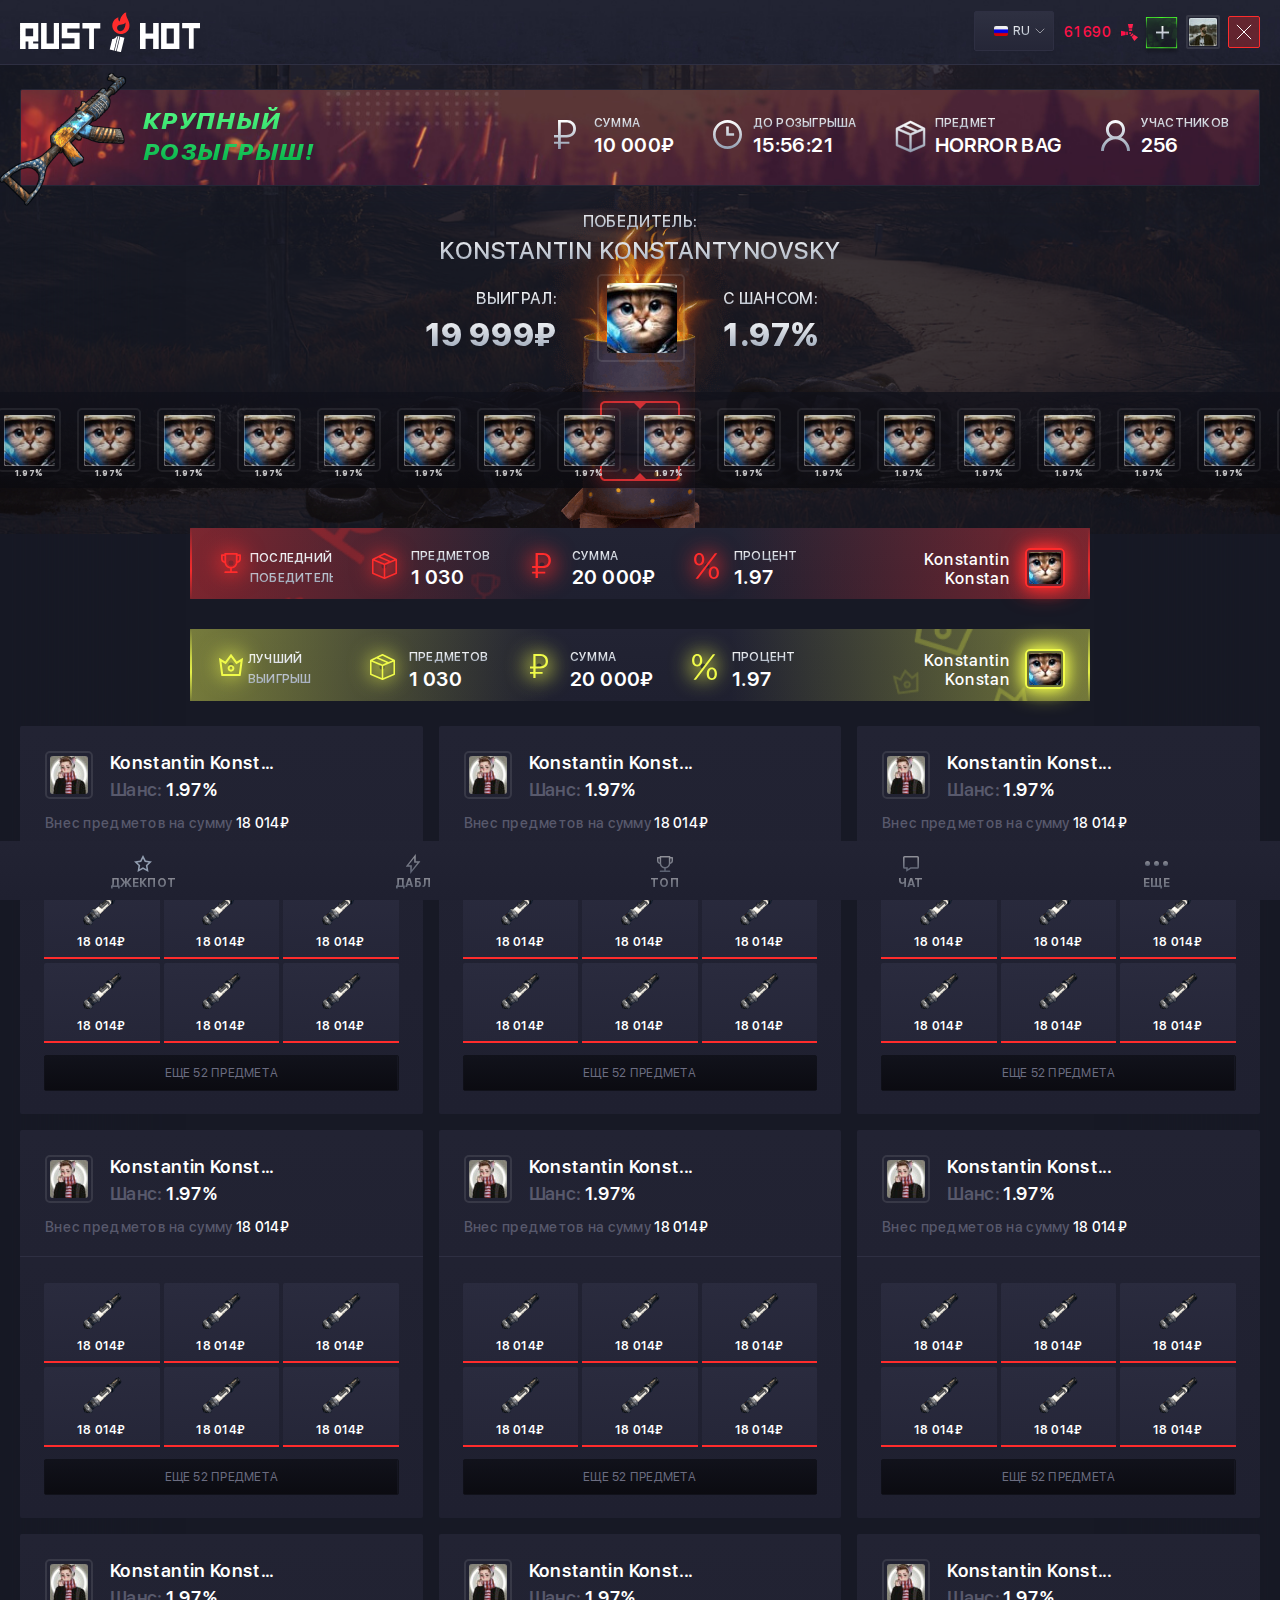
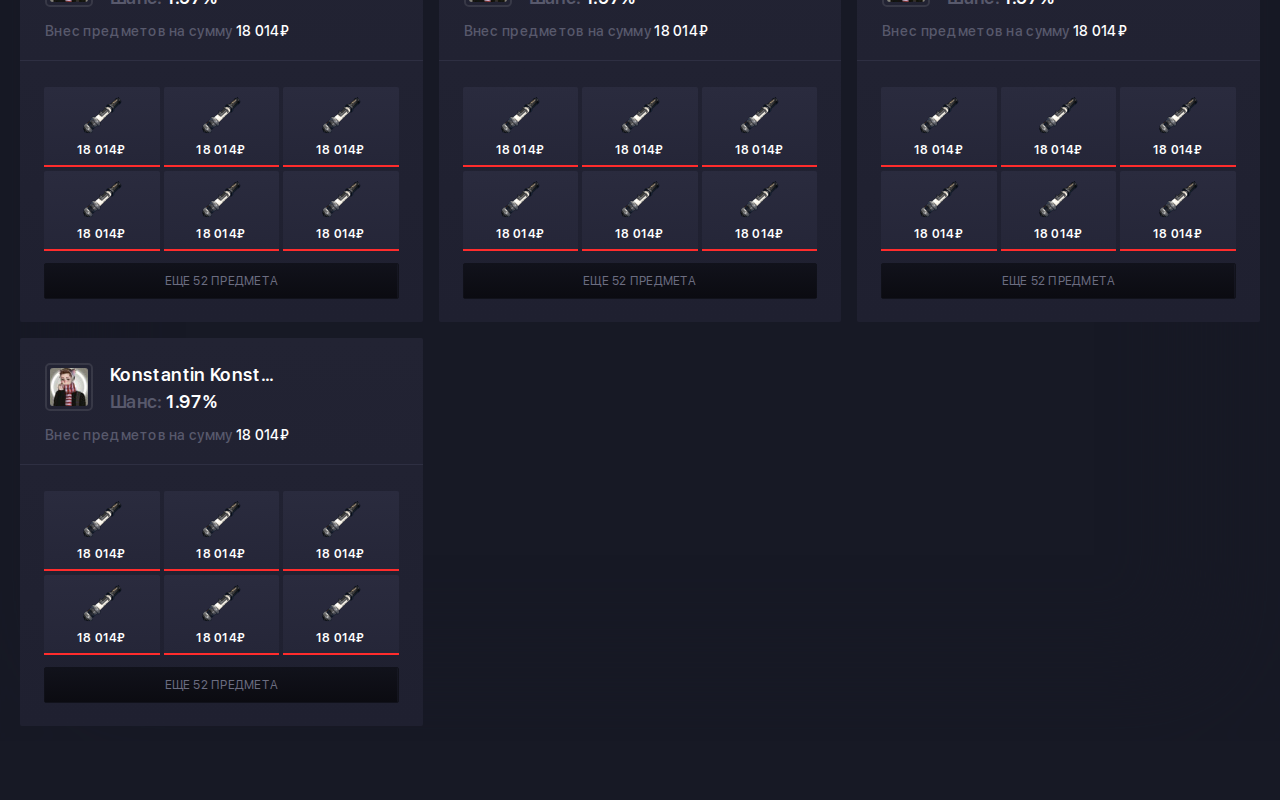
<file: jackpot_3.html>
<!DOCTYPE html>

<html lang="ru">

<head>
	<meta charset="utf-8">
	<meta http-equiv="X-UA-Compatible" content="IE=edge" >
	<meta name="viewport" content="width=device-width, initial-scale=1.0">
	<meta name="description" content="">
	<link rel="stylesheet" type="text/css" href="style.css">
	<link rel="icon" type="image/png" href="favicon/favicon.ico" sizes="16x16">	
	<title>Rushot</title>
</head>

<body>

	<div class="wrapper">

	<!-- Header -->
		
	<header>
		<div class="header_site">
			<div class="left">
				<a href="#" class="logo">
					<img class="logo_img" src="img/logo.svg" alt="" />
					<img class="logo_shadow" src="img/logo_shadow.svg" alt="" />
				</a>
			</div>
			<div class="right">
				<div class="main_nav_wrapp">
					<ul class="main_nav">
						<li>
							<a href="/////">
								<i class="star_big visible"></i>
								<i class="star_red_big hover"></i>
								<span>Джекпот</span>
							</a>
						</li>
						<li>
							<a href="/////">
								<i class="doble_big visible"></i>
								<i class="doble_red_big hover"></i>
								<span>дабл</span>
							</a>
						</li>
						<li>
							<a href="/////">
								<i class="clock_big visible"></i>
								<i class="clock_red_big hover"></i>
								<span>история игр</span>
							</a>
						</li>
						<li>
							<a href="/////">
								<i class="settings_big visible"></i>
								<i class="settings_red_big hover"></i>
								<span>поддержка</span>
							</a>
						</li>
						<li>
							<a href="/////">
								<i class="cup_big visible"></i>
								<i class="cup_red_big hover"></i>
								<span>топ игроков</span>
							</a>
						</li>
					</ul>
				</div>
				<div class="lang_wrapp">
					<div class="lang_drop_menu">
						<div class="lang_current">
							<div>
								<img src="img/rus_flag.svg" alt="">
								<p>RU</p>
							</div>
						</div>
						<div class="dropdown_lang">
							<ul class="lang_list">
								<li><a href="#"><p class="lang_item"><img src="img/rus_flag.svg" alt="" /><span>RU</span></p></a></li>
								<li><a href="#" class="active"><p class="lang_item"><img src="img/eng_flag.svg" alt="" /><span>ENG</span></p></a></li>
							</ul>
						</div>
					</div>
				</div>
				<div class="steam_btn_wrapp">
					<a href="" class="steam_btn">
						<div>
							<i class="steam_icon"></i>
						</div>
						<div>
							<p>войти через</p>
							<p>steam</p>
						</div>
					</a>
				</div>
				<div class="resp_toolbar">
					<div>
						<p class="balance_red">61 690<i class="icon_02"></i></p>
					</div>
					<div>
						<a href="#" class="ref_btn"></a>
					</div>
					<div>
						<a href="#" class="ava">
							<div class="img_box">
								<img src="img/ava.jpg" alt="" />
							</div>
						</a>
					</div>
					<div>
						<a href="#" class="logout"></a>
					</div>
				</div>
			</div>
		</div>								
	</header>

	<!-- /Header -->

	<!-- Resp Menu -->

	<div class="resp_menu" id="resp_nav">
		<button type="button" class="close_nav"></button>
		<ul class="resp_nav_list">
			<li>
				<a href="#">Link 1</a>
			</li>
			<li>
				<a href="#">Link 2</a>
			</li>
			<li>
				<a href="#">Link 3</a>
			</li>
		</ul>
		<ul class="soc_links">
			<li>
				<a href="#">
					<img class="visible" src="img/tel.svg" alt="" />
					<img class="hover" src="img/tel_white.svg" alt="" />
				</a>
			</li>
			<li>
				<a href="#">
					<img class="visible" src="img/tw.svg" alt="" />
					<img class="hover" src="img/tw_white.svg" alt="" />
				</a>
			</li>
			<li>
				<a href="#">
					<img class="visible" src="img/vk.svg" alt="" />
					<img class="hover" src="img/vk_white.svg" alt="" />
				</a>
			</li>
			<li>
				<a href="#">
					<img class="visible" src="img/dc.svg" alt="" />
					<img class="hover" src="img/dc_white.svg" alt="" />
				</a>
			</li>
		</ul>
	</div>

	 <!-- /Resp Menu -->

	<!-- Content -->
		<div class="content">
		<!-- Section 1 - Jackpot Page -->
		<div class="content_templ">
			<div class="left" id="chatMenu">
				<div class="sidebar">
					<div class="sidebar_header">
						<div class="col_1">
							<div class="onl_ch">
								<div>
									<i class="chat"></i>
								</div>
								<div>
									<p>ОНЛАЙН-ЧАТ</p>
								</div>
							</div>
						</div>
						<div class="col_2">
							<button type="button" class="red_pill close_chat"><span>закрыть</span></button>
							<div class="count_chat_users">
								<i class="green_light"></i>
								<p>621</p>
							</div>
						</div>
					</div>
					<div class="chat_users scrollbar" id="chatUsers">
						<div class="user_item">
							<div class="col">
								<div class="user_avatar_wrapp">
									<div class="user_avatar">
										<div class="img_box">
											<img src="img/avatar.jpg" alt="" />
										</div>
									</div>
								</div>
							</div>
							<div class="col">
								<div class="user_text">
									<div class="user_text_header">
										<div>
											<h4>Freit</h4>
										</div>
										<div>
											<p>20:32</p>
										</div>
									</div>
									<div class="user_text_content">
										<p>Сообщение пользователя, даже в две строки, а может даже и в три можно сделать</p>
									</div>
								</div>
							</div>
						</div>
						<div class="user_item moderator">
							<div class="col">
								<div class="user_avatar_wrapp">
									<div class="user_avatar">
										<div class="img_box">
											<img src="img/avatar.jpg" alt="" />
										</div>
									</div>
									<p>MODER</p>
								</div>
							</div>
							<div class="col">
								<div class="user_text">
									<div class="user_text_header">
										<div>
											<h4>Freit</h4>
										</div>
										<div>
											<p>20:32</p>
										</div>
									</div>
									<div class="user_text_content">
										<p>Сообщение пользователя, даже в две строки, а может даже и в три можно сделать</p>
									</div>
								</div>
							</div>
						</div>
						<div class="user_item">
							<div class="col">
								<div class="user_avatar_wrapp">
									<div class="user_avatar">
										<div class="img_box">
											<img src="img/avatar.jpg" alt="" />
										</div>
									</div>
								</div>
							</div>
							<div class="col">
								<div class="user_text">
									<div class="user_text_header">
										<div>
											<h4>Freit</h4>
										</div>
										<div>
											<p>20:32</p>
										</div>
									</div>
									<div class="user_text_content">
										<p>Сообщение пользователя, даже в две строки, а может даже и в три можно сделать</p>
									</div>
								</div>
							</div>
						</div>
						<div class="user_item admin">
							<div class="col">
								<div class="user_avatar_wrapp">
									<div class="user_avatar">
										<div class="img_box">
											<img src="img/avatar.jpg" alt="" />
										</div>
									</div>
									<p>Admin</p>
								</div>
							</div>
							<div class="col">
								<div class="user_text">
									<div class="user_text_header">
										<div>
											<h4>Freit</h4>
										</div>
										<div>
											<p>20:32</p>
										</div>
									</div>
									<div class="user_text_content">
										<p>Сообщение пользователя, даже в две строки, а может даже и в три можно сделать</p>
									</div>
								</div>
							</div>
						</div>
						<div class="user_item">
							<div class="col">
								<div class="user_avatar_wrapp">
									<div class="user_avatar">
										<div class="img_box">
											<img src="img/avatar.jpg" alt="" />
										</div>
									</div>
								</div>
							</div>
							<div class="col">
								<div class="user_text">
									<div class="user_text_header">
										<div>
											<h4>Freit</h4>
										</div>
										<div>
											<p>20:32</p>
										</div>
									</div>
									<div class="user_text_content">
										<p>Сообщение пользователя, даже в две строки, а может даже и в три можно сделать</p>
									</div>
								</div>
							</div>
						</div>
						<div class="user_item">
							<div class="col">
								<div class="user_avatar_wrapp">
									<div class="user_avatar">
										<div class="img_box">
											<img src="img/avatar.jpg" alt="" />
										</div>
									</div>
								</div>
							</div>
							<div class="col">
								<div class="user_text">
									<div class="user_text_header">
										<div>
											<h4>Freit</h4>
										</div>
										<div>
											<p>20:32</p>
										</div>
									</div>
									<div class="user_text_content">
										<p>Сообщение пользователя, даже в две строки, а может даже и в три можно сделать</p>
									</div>
								</div>
							</div>
						</div>
						<div class="user_item">
							<div class="col">
								<div class="user_avatar_wrapp">
									<div class="user_avatar">
										<div class="img_box">
											<img src="img/avatar.jpg" alt="" />
										</div>
									</div>
								</div>
							</div>
							<div class="col">
								<div class="user_text">
									<div class="user_text_header">
										<div>
											<h4>Freit</h4>
										</div>
										<div>
											<p>20:32</p>
										</div>
									</div>
									<div class="user_text_content">
										<p>Сообщение пользователя, даже в две строки, а может даже и в три можно сделать</p>
									</div>
								</div>
							</div>
						</div>
						<div class="user_item">
							<div class="col">
								<div class="user_avatar_wrapp">
									<div class="user_avatar">
										<div class="img_box">
											<img src="img/avatar.jpg" alt="" />
										</div>
									</div>
								</div>
							</div>
							<div class="col">
								<div class="user_text">
									<div class="user_text_header">
										<div>
											<h4>Freit</h4>
										</div>
										<div>
											<p>20:32</p>
										</div>
									</div>
									<div class="user_text_content">
										<p>Сообщение пользователя, даже в две строки, а может даже и в три можно сделать</p>
									</div>
								</div>
							</div>
						</div>
						<div class="user_item">
							<div class="col">
								<div class="user_avatar_wrapp">
									<div class="user_avatar">
										<div class="img_box">
											<img src="img/avatar.jpg" alt="" />
										</div>
									</div>
								</div>
							</div>
							<div class="col">
								<div class="user_text">
									<div class="user_text_header">
										<div>
											<h4>Freit</h4>
										</div>
										<div>
											<p>20:32</p>
										</div>
									</div>
									<div class="user_text_content">
										<p>Сообщение пользователя, даже в две строки, а может даже и в три можно сделать</p>
									</div>
								</div>
							</div>
						</div>
						<div class="user_item">
							<div class="col">
								<div class="user_avatar_wrapp">
									<div class="user_avatar">
										<div class="img_box">
											<img src="img/avatar.jpg" alt="" />
										</div>
									</div>
								</div>
							</div>
							<div class="col">
								<div class="user_text">
									<div class="user_text_header">
										<div>
											<h4>Freit</h4>
										</div>
										<div>
											<p>20:32</p>
										</div>
									</div>
									<div class="user_text_content">
										<p>Сообщение пользователя, даже в две строки, а может даже и в три можно сделать</p>
									</div>
								</div>
							</div>
						</div>
						<div class="user_item">
							<div class="col">
								<div class="user_avatar_wrapp">
									<div class="user_avatar">
										<div class="img_box">
											<img src="img/avatar.jpg" alt="" />
										</div>
									</div>
								</div>
							</div>
							<div class="col">
								<div class="user_text">
									<div class="user_text_header">
										<div>
											<h4>Freit</h4>
										</div>
										<div>
											<p>20:32</p>
										</div>
									</div>
									<div class="user_text_content">
										<p>Сообщение пользователя, даже в две строки, а может даже и в три можно сделать</p>
									</div>
								</div>
							</div>
						</div>
					</div>
				</div>
				<div class="form_wrapp resp_form_wrapp">
					<form>
						<div class="form">
							<div class="col">
								<div class="input_wrapp_2 form_input">
									<div class="show_field"></div>
									<textarea class="formInput" placeholder="Ваше сообщение..." name="" ></textarea>
									<div class="count_symbols" data-maxsimbols = "100">100</div>
								</div>
							</div>
							<div class="col">
								<button type="submit" class="submit_btn"></button>
							</div>
						</div>
					</form>
				</div>
			</div>
			<div class="right jackpot_bg shadow">
				<div class="z_wrapp">
					<div class="draw">
						<div class="inline">
							<div class="draw_title">
								<div class="draw_title_col">
									<img src="img/arm.png" alt="" />
								</div>
								<div class="draw_title_col">
									<h3>выиграй крутые призы!</h3>
									<h2>крупный РОЗЫГРЫШ!</h2>
								</div>
							</div>
						</div>
						<div class="inline">
							<a href="#" class="green_pill"><span>УЧАСТВОВАТЬ</span></a>
						</div>
						<div class="inline">
							<div class="draws_items">
								<div class="draw_item">
									<div>
										<img src="img/rub.svg" alt="" />
									</div>
									<div>
										<h3>сумма</h3>
										<p>10 000₽</p>
									</div>
								</div>
								<div class="draw_item">
									<div>
										<img src="img/clock.svg" alt="" />
									</div>
									<div>
										<h3>до розыгрыша</h3>
										<p>15:56:21</p>
									</div>
								</div>
								<div class="draw_item">
									<div>
										<img src="img/cub.svg" alt="" />
									</div>
									<div>
										<h3>предмет</h3>
										<p>Horror bag</p>
									</div>
								</div>
								<div class="draw_item">
									<div>
										<img src="img/user.svg" alt="" />
									</div>
									<div>
										<h3>участников</h3>
										<p>256</p>
									</div>
								</div>
							</div>
						</div>
					</div>
					<div class="jackpot_templ">

						<img src="img/fire.png" class="fire fire_2" alt="" />

						<div class="total_winner total_winner_2">
							<div class="total_winner_header">
								<h3>победитель:</h3>
								<h2>konstantin konstantynovsky</h2>
							</div>
							<div class="winner_three_cols">
								<div>
									<div class="total_winner_item">
										<h3>выиграл:</h3>
										<p>19 999₽</p>
									</div>
								</div>
								<div>
									<div class="total_winner_avatar">
										<div class="img_box">
											<img src="img/avatar_5.jpg" alt="" />
										</div>
									</div>
								</div>
								<div>
									<div class="total_winner_item">
										<h3>с шансом:</h3>
										<p>1.97%</p>
									</div>
								</div>
							</div>
						</div>

						<div class="users_slider_wrapp users_slider_wrapp_3">
							<img class="slider_shape" src="img/slider_shape.png" alt="" />
							<div class="users_slider">
								<div class="slide">
									<div class="user_avatar_3">
										<div class="img_box">
											<img src="img/avatar_3.jpg" alt="" class="mCS_img_loaded">
										</div>
										<p class="sl_p">1.97%</p>
									</div>
								</div>
								<div class="slide">
									<div class="user_avatar_3">
										<div class="img_box">
											<img src="img/avatar_3.jpg" alt="" class="mCS_img_loaded">
										</div>
										<p class="sl_p">1.97%</p>
									</div>
								</div>
								<div class="slide">
									<div class="user_avatar_3">
										<div class="img_box">
											<img src="img/avatar_3.jpg" alt="" class="mCS_img_loaded">
										</div>
										<p class="sl_p">1.97%</p>
									</div>
								</div>
								<div class="slide">
									<div class="user_avatar_3">
										<div class="img_box">
											<img src="img/avatar_3.jpg" alt="" class="mCS_img_loaded">
										</div>
										<p class="sl_p">1.97%</p>
									</div>
								</div>
								<div class="slide">
									<div class="user_avatar_3">
										<div class="img_box">
											<img src="img/avatar_3.jpg" alt="" class="mCS_img_loaded">
										</div>
										<p class="sl_p">1.97%</p>
									</div>
								</div>
								<div class="slide">
									<div class="user_avatar_3">
										<div class="img_box">
											<img src="img/avatar_3.jpg" alt="" class="mCS_img_loaded">
										</div>
										<p class="sl_p">1.97%</p>
									</div>
								</div>
								<div class="slide">
									<div class="user_avatar_3">
										<div class="img_box">
											<img src="img/avatar_3.jpg" alt="" class="mCS_img_loaded">
										</div>
										<p class="sl_p">1.97%</p>
									</div>
								</div>
								<div class="slide">
									<div class="user_avatar_3">
										<div class="img_box">
											<img src="img/avatar_3.jpg" alt="" class="mCS_img_loaded">
										</div>
										<p class="sl_p">1.97%</p>
									</div>
								</div>
								<div class="slide">
									<div class="user_avatar_3">
										<div class="img_box">
											<img src="img/avatar_3.jpg" alt="" class="mCS_img_loaded">
										</div>
										<p class="sl_p">1.97%</p>
									</div>
								</div>
								<div class="slide">
									<div class="user_avatar_3">
										<div class="img_box">
											<img src="img/avatar_3.jpg" alt="" class="mCS_img_loaded">
										</div>
										<p class="sl_p">1.97%</p>
									</div>
								</div>
								<div class="slide">
									<div class="user_avatar_3">
										<div class="img_box">
											<img src="img/avatar_3.jpg" alt="" class="mCS_img_loaded">
										</div>
										<p class="sl_p">1.97%</p>
									</div>
								</div>
								<div class="slide">
									<div class="user_avatar_3">
										<div class="img_box">
											<img src="img/avatar_3.jpg" alt="" class="mCS_img_loaded">
										</div>
										<p class="sl_p">1.97%</p>
									</div>
								</div>
								<div class="slide">
									<div class="user_avatar_3">
										<div class="img_box">
											<img src="img/avatar_3.jpg" alt="" class="mCS_img_loaded">
										</div>
										<p class="sl_p">1.97%</p>
									</div>
								</div>
								<div class="slide">
									<div class="user_avatar_3">
										<div class="img_box">
											<img src="img/avatar_3.jpg" alt="" class="mCS_img_loaded">
										</div>
										<p class="sl_p">1.97%</p>
									</div>
								</div>
								<div class="slide">
									<div class="user_avatar_3">
										<div class="img_box">
											<img src="img/avatar_3.jpg" alt="" class="mCS_img_loaded">
										</div>
										<p class="sl_p">1.97%</p>
									</div>
								</div>
								<div class="slide">
									<div class="user_avatar_3">
										<div class="img_box">
											<img src="img/avatar_3.jpg" alt="" class="mCS_img_loaded">
										</div>
										<p class="sl_p">1.97%</p>
									</div>
								</div>

								<div class="slide">
									<div class="user_avatar_3">
										<div class="img_box">
											<img src="img/avatar_3.jpg" alt="" class="mCS_img_loaded">
										</div>
										<p class="sl_p">1.97%</p>
									</div>
								</div>
								<div class="slide">
									<div class="user_avatar_3">
										<div class="img_box">
											<img src="img/avatar_3.jpg" alt="" class="mCS_img_loaded">
										</div>
										<p class="sl_p">1.97%</p>
									</div>
								</div>
								<div class="slide">
									<div class="user_avatar_3">
										<div class="img_box">
											<img src="img/avatar_3.jpg" alt="" class="mCS_img_loaded">
										</div>
										<p class="sl_p">1.97%</p>
									</div>
								</div>
								<div class="slide">
									<div class="user_avatar_3">
										<div class="img_box">
											<img src="img/avatar_3.jpg" alt="" class="mCS_img_loaded">
										</div>
										<p class="sl_p">1.97%</p>
									</div>
								</div>
								<div class="slide">
									<div class="user_avatar_3">
										<div class="img_box">
											<img src="img/avatar_3.jpg" alt="" class="mCS_img_loaded">
										</div>
										<p class="sl_p">1.97%</p>
									</div>
								</div>
								<div class="slide">
									<div class="user_avatar_3">
										<div class="img_box">
											<img src="img/avatar_3.jpg" alt="" class="mCS_img_loaded">
										</div>
										<p class="sl_p">1.97%</p>
									</div>
								</div>
								<div class="slide">
									<div class="user_avatar_3">
										<div class="img_box">
											<img src="img/avatar_3.jpg" alt="" class="mCS_img_loaded">
										</div>
										<p class="sl_p">1.97%</p>
									</div>
								</div>
								<div class="slide">
									<div class="user_avatar_3">
										<div class="img_box">
											<img src="img/avatar_3.jpg" alt="" class="mCS_img_loaded">
										</div>
										<p class="sl_p">1.97%</p>
									</div>
								</div>
								<div class="slide">
									<div class="user_avatar_3">
										<div class="img_box">
											<img src="img/avatar_3.jpg" alt="" class="mCS_img_loaded">
										</div>
										<p class="sl_p">1.97%</p>
									</div>
								</div>
								<div class="slide">
									<div class="user_avatar_3">
										<div class="img_box">
											<img src="img/avatar_3.jpg" alt="" class="mCS_img_loaded">
										</div>
										<p class="sl_p">1.97%</p>
									</div>
								</div>
								<div class="slide">
									<div class="user_avatar_3">
										<div class="img_box">
											<img src="img/avatar_3.jpg" alt="" class="mCS_img_loaded">
										</div>
										<p class="sl_p">1.97%</p>
									</div>
								</div>
								<div class="slide">
									<div class="user_avatar_3">
										<div class="img_box">
											<img src="img/avatar_3.jpg" alt="" class="mCS_img_loaded">
										</div>
										<p class="sl_p">1.97%</p>
									</div>
								</div>
								<div class="slide">
									<div class="user_avatar_3">
										<div class="img_box">
											<img src="img/avatar_3.jpg" alt="" class="mCS_img_loaded">
										</div>
										<p class="sl_p">1.97%</p>
									</div>
								</div>
								<div class="slide">
									<div class="user_avatar_3">
										<div class="img_box">
											<img src="img/avatar_3.jpg" alt="" class="mCS_img_loaded">
										</div>
										<p class="sl_p">1.97%</p>
									</div>
								</div>
								<div class="slide">
									<div class="user_avatar_3">
										<div class="img_box">
											<img src="img/avatar_3.jpg" alt="" class="mCS_img_loaded">
										</div>
										<p class="sl_p">1.97%</p>
									</div>
								</div>
								<div class="slide">
									<div class="user_avatar_3">
										<div class="img_box">
											<img src="img/avatar_3.jpg" alt="" class="mCS_img_loaded">
										</div>
										<p class="sl_p">1.97%</p>
									</div>
								</div>
								<div class="slide">
									<div class="user_avatar_3">
										<div class="img_box">
											<img src="img/avatar_3.jpg" alt="" class="mCS_img_loaded">
										</div>
										<p class="sl_p">1.97%</p>
									</div>
								</div>
								<div class="slide">
									<div class="user_avatar_3">
										<div class="img_box">
											<img src="img/avatar_3.jpg" alt="" class="mCS_img_loaded">
										</div>
										<p class="sl_p">1.97%</p>
									</div>
								</div>
								<div class="slide">
									<div class="user_avatar_3">
										<div class="img_box">
											<img src="img/avatar_3.jpg" alt="" class="mCS_img_loaded">
										</div>
										<p class="sl_p">1.97%</p>
									</div>
								</div>
								<div class="slide">
									<div class="user_avatar_3">
										<div class="img_box">
											<img src="img/avatar_3.jpg" alt="" class="mCS_img_loaded">
										</div>
										<p class="sl_p">1.97%</p>
									</div>
								</div>
							</div>
						</div>
					</div>

					<div class="two_cols_4">
						<div>
							<div class="gamer_params_wrapp gamer_params_wrapp_2">
								<div>
									<div class="gamer_params">
										<div>
											<div class="single_item">
												<div class="draw_item">
													<div>
														<i class="cup_red_big"></i>
													</div>
													<div>
														<h3>последний победитель</h3>
													</div>
												</div>
											</div>
										</div>
										<div>
											<div class="items_2">
												<div class="draw_item">
													<div>
														<i class="cub_red_big"></i>
													</div>
													<div>
														<h3>предметов</h3>
														<p>1 030</p>
													</div>
												</div>
												<div class="draw_item">
													<div>
														<i class="rub_red_big"></i>
													</div>
													<div>
														<h3>сумма</h3>
														<p>20 000₽</p>
													</div>
												</div>
												<div class="draw_item">
													<div>
														<i class="percent_red_big"></i>
													</div>
													<div>
														<h3>процент</h3>
														<p>1.97</p>
													</div>
												</div>
											</div>
										</div>
										<div>
											<div class="user_wrapp_2">
												<div>
													<h3>Konstantin Konstan</h3>
												</div>
												<div>
													<div class="user_avatar red">
														<div class="img_box">
															<img src="img/cat.jpg" alt="">
														</div>
													</div>
												</div>
											</div>
										</div>
									</div>
								</div>
							</div>
						</div>
						<div>
							<div class="gamer_params_wrapp gamer_params_wrapp_2 yellow">
								<div>
									<div class="gamer_params gamer_params_2">
										<div>
											<div class="single_item">
												<div class="draw_item">
													<div>
														<i class="cor_yellow_big"></i>
													</div>
													<div>
														<h3>лучший выигрыш</h3>
													</div>
												</div>
											</div>
										</div>
										<div>
											<div class="items_2">
												<div class="draw_item">
													<div>
														<i class="cub_yellow_big"></i>
													</div>
													<div>
														<h3>предметов</h3>
														<p>1 030</p>
													</div>
												</div>
												<div class="draw_item">
													<div>
														<i class="rub_yellow_big"></i>
													</div>
													<div>
														<h3>сумма</h3>
														<p>20 000₽</p>
													</div>
												</div>
												<div class="draw_item">
													<div>
														<i class="percent_yellow_big"></i>
													</div>
													<div>
														<h3>процент</h3>
														<p>1.97</p>
													</div>
												</div>
											</div>
										</div>
										<div>
											<div class="user_wrapp_2 user_wrapp_2_2">
												<div>
													<h3>Konstantin Konstan</h3>
												</div>
												<div>
													<div class="user_avatar yellow">
														<div class="img_box">
															<img src="img/cat.jpg" alt="">
														</div>
													</div>
												</div>
											</div>
										</div>
									</div>
								</div>
							</div>
						</div>									
					</div>

					<div class="thumbnails_2">
						<div class="thumb_2">
							<div class="winner_thumb_header">
								<div class="user_info_2">
									<div>
										<div class="user_avatar_4">
											<div class="img_box">
												<img src="img/avatar_4.jpg" alt="">
											</div>
										</div>
									</div>
									<div>
										<h3>Konstantin Konst...</h3>
										<p>Шанс: <span>1.97%</span></p>
									</div>
								</div>
								<div class="text_wrapp_3">
									<p>Внес предметов на сумму <span>18 014₽</span></p>
								</div>
							</div>
							<div class="inner">
								<div class="history_goods_2">
									<div class="history_good">
										<div class="img_box">
											<img src="img/image_05.png" alt="">
										</div>
										<div class="descript">
											<p>18 014₽</p>
										</div>
									</div>
									<div class="history_good">
										<div class="img_box">
											<img src="img/image_05.png" alt="">
										</div>
										<div class="descript">
											<p>18 014₽</p>
										</div>
									</div>
									<div class="history_good">
										<div class="img_box">
											<img src="img/image_05.png" alt="">
										</div>
										<div class="descript">
											<p>18 014₽</p>
										</div>
									</div>
									<div class="history_good">
										<div class="img_box">
											<img src="img/image_05.png" alt="">
										</div>
										<div class="descript">
											<p>18 014₽</p>
										</div>
									</div>
									<div class="history_good">
										<div class="img_box">
											<img src="img/image_05.png" alt="">
										</div>
										<div class="descript">
											<p>18 014₽</p>
										</div>
									</div>
									<div class="history_good">
										<div class="img_box">
											<img src="img/image_05.png" alt="">
										</div>
										<div class="descript">
											<p>18 014₽</p>
										</div>
									</div>
								</div>
								<a href="#" class="dark_pill"><span>Еще 52 предмета</span></a>
							</div>
						</div>
						<div class="thumb_2">
							<div class="winner_thumb_header">
								<div class="user_info_2">
									<div>
										<div class="user_avatar_4">
											<div class="img_box">
												<img src="img/avatar_4.jpg" alt="">
											</div>
										</div>
									</div>
									<div>
										<h3>Konstantin Konst...</h3>
										<p>Шанс: <span>1.97%</span></p>
									</div>
								</div>
								<div class="text_wrapp_3">
									<p>Внес предметов на сумму <span>18 014₽</span></p>
								</div>
							</div>
							<div class="inner">
								<div class="history_goods_2">
									<div class="history_good">
										<div class="img_box">
											<img src="img/image_05.png" alt="">
										</div>
										<div class="descript">
											<p>18 014₽</p>
										</div>
									</div>
									<div class="history_good">
										<div class="img_box">
											<img src="img/image_05.png" alt="">
										</div>
										<div class="descript">
											<p>18 014₽</p>
										</div>
									</div>
									<div class="history_good">
										<div class="img_box">
											<img src="img/image_05.png" alt="">
										</div>
										<div class="descript">
											<p>18 014₽</p>
										</div>
									</div>
									<div class="history_good">
										<div class="img_box">
											<img src="img/image_05.png" alt="">
										</div>
										<div class="descript">
											<p>18 014₽</p>
										</div>
									</div>
									<div class="history_good">
										<div class="img_box">
											<img src="img/image_05.png" alt="">
										</div>
										<div class="descript">
											<p>18 014₽</p>
										</div>
									</div>
									<div class="history_good">
										<div class="img_box">
											<img src="img/image_05.png" alt="">
										</div>
										<div class="descript">
											<p>18 014₽</p>
										</div>
									</div>
								</div>
								<a href="#" class="dark_pill"><span>Еще 52 предмета</span></a>
							</div>
						</div>
						<div class="thumb_2">
							<div class="winner_thumb_header">
								<div class="user_info_2">
									<div>
										<div class="user_avatar_4">
											<div class="img_box">
												<img src="img/avatar_4.jpg" alt="">
											</div>
										</div>
									</div>
									<div>
										<h3>Konstantin Konst...</h3>
										<p>Шанс: <span>1.97%</span></p>
									</div>
								</div>
								<div class="text_wrapp_3">
									<p>Внес предметов на сумму <span>18 014₽</span></p>
								</div>
							</div>
							<div class="inner">
								<div class="history_goods_2">
									<div class="history_good">
										<div class="img_box">
											<img src="img/image_05.png" alt="">
										</div>
										<div class="descript">
											<p>18 014₽</p>
										</div>
									</div>
									<div class="history_good">
										<div class="img_box">
											<img src="img/image_05.png" alt="">
										</div>
										<div class="descript">
											<p>18 014₽</p>
										</div>
									</div>
									<div class="history_good">
										<div class="img_box">
											<img src="img/image_05.png" alt="">
										</div>
										<div class="descript">
											<p>18 014₽</p>
										</div>
									</div>
									<div class="history_good">
										<div class="img_box">
											<img src="img/image_05.png" alt="">
										</div>
										<div class="descript">
											<p>18 014₽</p>
										</div>
									</div>
									<div class="history_good">
										<div class="img_box">
											<img src="img/image_05.png" alt="">
										</div>
										<div class="descript">
											<p>18 014₽</p>
										</div>
									</div>
									<div class="history_good">
										<div class="img_box">
											<img src="img/image_05.png" alt="">
										</div>
										<div class="descript">
											<p>18 014₽</p>
										</div>
									</div>
								</div>
								<a href="#" class="dark_pill"><span>Еще 52 предмета</span></a>
							</div>
						</div>
						<div class="thumb_2">
							<div class="winner_thumb_header">
								<div class="user_info_2">
									<div>
										<div class="user_avatar_4">
											<div class="img_box">
												<img src="img/avatar_4.jpg" alt="">
											</div>
										</div>
									</div>
									<div>
										<h3>Konstantin Konst...</h3>
										<p>Шанс: <span>1.97%</span></p>
									</div>
								</div>
								<div class="text_wrapp_3">
									<p>Внес предметов на сумму <span>18 014₽</span></p>
								</div>
							</div>
							<div class="inner">
								<div class="history_goods_2">
									<div class="history_good">
										<div class="img_box">
											<img src="img/image_05.png" alt="">
										</div>
										<div class="descript">
											<p>18 014₽</p>
										</div>
									</div>
									<div class="history_good">
										<div class="img_box">
											<img src="img/image_05.png" alt="">
										</div>
										<div class="descript">
											<p>18 014₽</p>
										</div>
									</div>
									<div class="history_good">
										<div class="img_box">
											<img src="img/image_05.png" alt="">
										</div>
										<div class="descript">
											<p>18 014₽</p>
										</div>
									</div>
									<div class="history_good">
										<div class="img_box">
											<img src="img/image_05.png" alt="">
										</div>
										<div class="descript">
											<p>18 014₽</p>
										</div>
									</div>
									<div class="history_good">
										<div class="img_box">
											<img src="img/image_05.png" alt="">
										</div>
										<div class="descript">
											<p>18 014₽</p>
										</div>
									</div>
									<div class="history_good">
										<div class="img_box">
											<img src="img/image_05.png" alt="">
										</div>
										<div class="descript">
											<p>18 014₽</p>
										</div>
									</div>
								</div>
								<a href="#" class="dark_pill"><span>Еще 52 предмета</span></a>
							</div>
						</div>
						<div class="thumb_2">
							<div class="winner_thumb_header">
								<div class="user_info_2">
									<div>
										<div class="user_avatar_4">
											<div class="img_box">
												<img src="img/avatar_4.jpg" alt="">
											</div>
										</div>
									</div>
									<div>
										<h3>Konstantin Konst...</h3>
										<p>Шанс: <span>1.97%</span></p>
									</div>
								</div>
								<div class="text_wrapp_3">
									<p>Внес предметов на сумму <span>18 014₽</span></p>
								</div>
							</div>
							<div class="inner">
								<div class="history_goods_2">
									<div class="history_good">
										<div class="img_box">
											<img src="img/image_05.png" alt="">
										</div>
										<div class="descript">
											<p>18 014₽</p>
										</div>
									</div>
									<div class="history_good">
										<div class="img_box">
											<img src="img/image_05.png" alt="">
										</div>
										<div class="descript">
											<p>18 014₽</p>
										</div>
									</div>
									<div class="history_good">
										<div class="img_box">
											<img src="img/image_05.png" alt="">
										</div>
										<div class="descript">
											<p>18 014₽</p>
										</div>
									</div>
									<div class="history_good">
										<div class="img_box">
											<img src="img/image_05.png" alt="">
										</div>
										<div class="descript">
											<p>18 014₽</p>
										</div>
									</div>
									<div class="history_good">
										<div class="img_box">
											<img src="img/image_05.png" alt="">
										</div>
										<div class="descript">
											<p>18 014₽</p>
										</div>
									</div>
									<div class="history_good">
										<div class="img_box">
											<img src="img/image_05.png" alt="">
										</div>
										<div class="descript">
											<p>18 014₽</p>
										</div>
									</div>
								</div>
								<a href="#" class="dark_pill"><span>Еще 52 предмета</span></a>
							</div>
						</div>
						<div class="thumb_2">
							<div class="winner_thumb_header">
								<div class="user_info_2">
									<div>
										<div class="user_avatar_4">
											<div class="img_box">
												<img src="img/avatar_4.jpg" alt="">
											</div>
										</div>
									</div>
									<div>
										<h3>Konstantin Konst...</h3>
										<p>Шанс: <span>1.97%</span></p>
									</div>
								</div>
								<div class="text_wrapp_3">
									<p>Внес предметов на сумму <span>18 014₽</span></p>
								</div>
							</div>
							<div class="inner">
								<div class="history_goods_2">
									<div class="history_good">
										<div class="img_box">
											<img src="img/image_05.png" alt="">
										</div>
										<div class="descript">
											<p>18 014₽</p>
										</div>
									</div>
									<div class="history_good">
										<div class="img_box">
											<img src="img/image_05.png" alt="">
										</div>
										<div class="descript">
											<p>18 014₽</p>
										</div>
									</div>
									<div class="history_good">
										<div class="img_box">
											<img src="img/image_05.png" alt="">
										</div>
										<div class="descript">
											<p>18 014₽</p>
										</div>
									</div>
									<div class="history_good">
										<div class="img_box">
											<img src="img/image_05.png" alt="">
										</div>
										<div class="descript">
											<p>18 014₽</p>
										</div>
									</div>
									<div class="history_good">
										<div class="img_box">
											<img src="img/image_05.png" alt="">
										</div>
										<div class="descript">
											<p>18 014₽</p>
										</div>
									</div>
									<div class="history_good">
										<div class="img_box">
											<img src="img/image_05.png" alt="">
										</div>
										<div class="descript">
											<p>18 014₽</p>
										</div>
									</div>
								</div>
								<a href="#" class="dark_pill"><span>Еще 52 предмета</span></a>
							</div>
						</div>
						<div class="thumb_2">
							<div class="winner_thumb_header">
								<div class="user_info_2">
									<div>
										<div class="user_avatar_4">
											<div class="img_box">
												<img src="img/avatar_4.jpg" alt="">
											</div>
										</div>
									</div>
									<div>
										<h3>Konstantin Konst...</h3>
										<p>Шанс: <span>1.97%</span></p>
									</div>
								</div>
								<div class="text_wrapp_3">
									<p>Внес предметов на сумму <span>18 014₽</span></p>
								</div>
							</div>
							<div class="inner">
								<div class="history_goods_2">
									<div class="history_good">
										<div class="img_box">
											<img src="img/image_05.png" alt="">
										</div>
										<div class="descript">
											<p>18 014₽</p>
										</div>
									</div>
									<div class="history_good">
										<div class="img_box">
											<img src="img/image_05.png" alt="">
										</div>
										<div class="descript">
											<p>18 014₽</p>
										</div>
									</div>
									<div class="history_good">
										<div class="img_box">
											<img src="img/image_05.png" alt="">
										</div>
										<div class="descript">
											<p>18 014₽</p>
										</div>
									</div>
									<div class="history_good">
										<div class="img_box">
											<img src="img/image_05.png" alt="">
										</div>
										<div class="descript">
											<p>18 014₽</p>
										</div>
									</div>
									<div class="history_good">
										<div class="img_box">
											<img src="img/image_05.png" alt="">
										</div>
										<div class="descript">
											<p>18 014₽</p>
										</div>
									</div>
									<div class="history_good">
										<div class="img_box">
											<img src="img/image_05.png" alt="">
										</div>
										<div class="descript">
											<p>18 014₽</p>
										</div>
									</div>
								</div>
								<a href="#" class="dark_pill"><span>Еще 52 предмета</span></a>
							</div>
						</div>
						<div class="thumb_2">
							<div class="winner_thumb_header">
								<div class="user_info_2">
									<div>
										<div class="user_avatar_4">
											<div class="img_box">
												<img src="img/avatar_4.jpg" alt="">
											</div>
										</div>
									</div>
									<div>
										<h3>Konstantin Konst...</h3>
										<p>Шанс: <span>1.97%</span></p>
									</div>
								</div>
								<div class="text_wrapp_3">
									<p>Внес предметов на сумму <span>18 014₽</span></p>
								</div>
							</div>
							<div class="inner">
								<div class="history_goods_2">
									<div class="history_good">
										<div class="img_box">
											<img src="img/image_05.png" alt="">
										</div>
										<div class="descript">
											<p>18 014₽</p>
										</div>
									</div>
									<div class="history_good">
										<div class="img_box">
											<img src="img/image_05.png" alt="">
										</div>
										<div class="descript">
											<p>18 014₽</p>
										</div>
									</div>
									<div class="history_good">
										<div class="img_box">
											<img src="img/image_05.png" alt="">
										</div>
										<div class="descript">
											<p>18 014₽</p>
										</div>
									</div>
									<div class="history_good">
										<div class="img_box">
											<img src="img/image_05.png" alt="">
										</div>
										<div class="descript">
											<p>18 014₽</p>
										</div>
									</div>
									<div class="history_good">
										<div class="img_box">
											<img src="img/image_05.png" alt="">
										</div>
										<div class="descript">
											<p>18 014₽</p>
										</div>
									</div>
									<div class="history_good">
										<div class="img_box">
											<img src="img/image_05.png" alt="">
										</div>
										<div class="descript">
											<p>18 014₽</p>
										</div>
									</div>
								</div>
								<a href="#" class="dark_pill"><span>Еще 52 предмета</span></a>
							</div>
						</div>
						<div class="thumb_2">
							<div class="winner_thumb_header">
								<div class="user_info_2">
									<div>
										<div class="user_avatar_4">
											<div class="img_box">
												<img src="img/avatar_4.jpg" alt="">
											</div>
										</div>
									</div>
									<div>
										<h3>Konstantin Konst...</h3>
										<p>Шанс: <span>1.97%</span></p>
									</div>
								</div>
								<div class="text_wrapp_3">
									<p>Внес предметов на сумму <span>18 014₽</span></p>
								</div>
							</div>
							<div class="inner">
								<div class="history_goods_2">
									<div class="history_good">
										<div class="img_box">
											<img src="img/image_05.png" alt="">
										</div>
										<div class="descript">
											<p>18 014₽</p>
										</div>
									</div>
									<div class="history_good">
										<div class="img_box">
											<img src="img/image_05.png" alt="">
										</div>
										<div class="descript">
											<p>18 014₽</p>
										</div>
									</div>
									<div class="history_good">
										<div class="img_box">
											<img src="img/image_05.png" alt="">
										</div>
										<div class="descript">
											<p>18 014₽</p>
										</div>
									</div>
									<div class="history_good">
										<div class="img_box">
											<img src="img/image_05.png" alt="">
										</div>
										<div class="descript">
											<p>18 014₽</p>
										</div>
									</div>
									<div class="history_good">
										<div class="img_box">
											<img src="img/image_05.png" alt="">
										</div>
										<div class="descript">
											<p>18 014₽</p>
										</div>
									</div>
									<div class="history_good">
										<div class="img_box">
											<img src="img/image_05.png" alt="">
										</div>
										<div class="descript">
											<p>18 014₽</p>
										</div>
									</div>
								</div>
								<a href="#" class="dark_pill"><span>Еще 52 предмета</span></a>
							</div>
						</div>
						<div class="thumb_2">
							<div class="winner_thumb_header">
								<div class="user_info_2">
									<div>
										<div class="user_avatar_4">
											<div class="img_box">
												<img src="img/avatar_4.jpg" alt="">
											</div>
										</div>
									</div>
									<div>
										<h3>Konstantin Konst...</h3>
										<p>Шанс: <span>1.97%</span></p>
									</div>
								</div>
								<div class="text_wrapp_3">
									<p>Внес предметов на сумму <span>18 014₽</span></p>
								</div>
							</div>
							<div class="inner">
								<div class="history_goods_2">
									<div class="history_good">
										<div class="img_box">
											<img src="img/image_05.png" alt="">
										</div>
										<div class="descript">
											<p>18 014₽</p>
										</div>
									</div>
									<div class="history_good">
										<div class="img_box">
											<img src="img/image_05.png" alt="">
										</div>
										<div class="descript">
											<p>18 014₽</p>
										</div>
									</div>
									<div class="history_good">
										<div class="img_box">
											<img src="img/image_05.png" alt="">
										</div>
										<div class="descript">
											<p>18 014₽</p>
										</div>
									</div>
									<div class="history_good">
										<div class="img_box">
											<img src="img/image_05.png" alt="">
										</div>
										<div class="descript">
											<p>18 014₽</p>
										</div>
									</div>
									<div class="history_good">
										<div class="img_box">
											<img src="img/image_05.png" alt="">
										</div>
										<div class="descript">
											<p>18 014₽</p>
										</div>
									</div>
									<div class="history_good">
										<div class="img_box">
											<img src="img/image_05.png" alt="">
										</div>
										<div class="descript">
											<p>18 014₽</p>
										</div>
									</div>
								</div>
								<a href="#" class="dark_pill"><span>Еще 52 предмета</span></a>
							</div>
						</div>

					</div>
				</div>
			</div>
		</div>
		<!-- /Section 1 - Jackpot Page -->
		</div>
	<!-- /Content -->

	<!-- Footer -->

		<footer class="footer_section">
			<div class="footer_templ">
				<div class="left" id="footerForm">
					<div class="form_wrapp">
						<form>
							<div class="form">
								<div class="col">
									<div class="input_wrapp_2 form_input">
										<div class="show_field"></div>
										<textarea class="formInput" placeholder="Ваше сообщение..." name="" ></textarea>
										<div class="count_symbols" data-maxsimbols = "100">100</div>
									</div>
								</div>
								<div class="col">
									<button type="submit" class="submit_btn"></button>
								</div>
							</div>
						</form>
					</div>
				</div>
				<div class="right">
					<div class="two_cols_3">
						<div class="col">
							<div class="text_wrapp">
								<p>RUSTHOT.COM - копирование дизайна сайта, элементов или контента строго запрещена. Все скрипты и графические элементы являются собственностью администрации сайта.</p>
							</div>
						</div>
						<div class="col">
							<ul class="soc_links">
								<li>
									<a href="#">
										<img class="visible" src="img/tel.svg" alt="" />
										<img class="hover" src="img/tel_white.svg" alt="" />
									</a>
								</li>
								<li>
									<a href="#">
										<img class="visible" src="img/tw.svg" alt="" />
										<img class="hover" src="img/tw_white.svg" alt="" />
									</a>
								</li>
								<li>
									<a href="#">
										<img class="visible" src="img/vk.svg" alt="" />
										<img class="hover" src="img/vk_white.svg" alt="" />
									</a>
								</li>
								<li>
									<a href="#">
										<img class="visible" src="img/dc.svg" alt="" />
										<img class="hover" src="img/dc_white.svg" alt="" />
									</a>
								</li>
							</ul>
						</div>
					</div>
				</div>
			</div>
			<!-- Resp Footer -->
			<div class="resp_footer">
				<ul class="resp_nav">
					<li>
						<a href="#">
							<div class="icon_box">
								<i class="star visible"></i>
								<i class="star_red hover"></i>
							</div>
							<p>Джекпот</p>
						</a>
					</li>
					<li>
						<a href="#">
							<div class="icon_box">
								<i class="doble_resp visible"></i>
								<i class="doble_resp_red hover"></i>
							</div>
							<p>дабл</p>
						</a>
					</li>
					<li>
						<a href="#">
							<div class="icon_box">
								<i class="cup_resp visible"></i>
								<i class="cup_resp_red hover"></i>
							</div>
							<p>топ</p>
						</a>
					</li>
					<li>
						<a href="#" class="chat_link">
							<div class="icon_box">
								<i class="chat_resp visible"></i>
								<i class="chat_resp_red hover"></i>
							</div>
							<p>чат</p>
						</a>
					</li>
					<li>
						<a href="#" class="more_link">
							<div class="more_dots">
								<span></span>
								<span></span>
								<span></span>
							</div>
							<p>еще</p>
						</a>
					</li>
				</ul>
			</div>
			<!-- /Resp Footer -->
		</footer>

	<!-- /Footer -->

	</div>

	<link rel="stylesheet" type="text/css" href="responsive.css">
	<link rel="stylesheet" type="text/css" href="slick/slick.css">
	<link rel="stylesheet" type="text/css" href="vendors/css/jquery.mCustomScrollbar.css">
	<script src="vendors/js/jquery.js"></script>
	<script src="slick/slick.js"></script>
	<script type="text/javascript" src="vendors/js/jquery.mCustomScrollbar.concat.min.js"></script>
	<script src="js/scripts.js"></script>

</body>
</html>
</file>
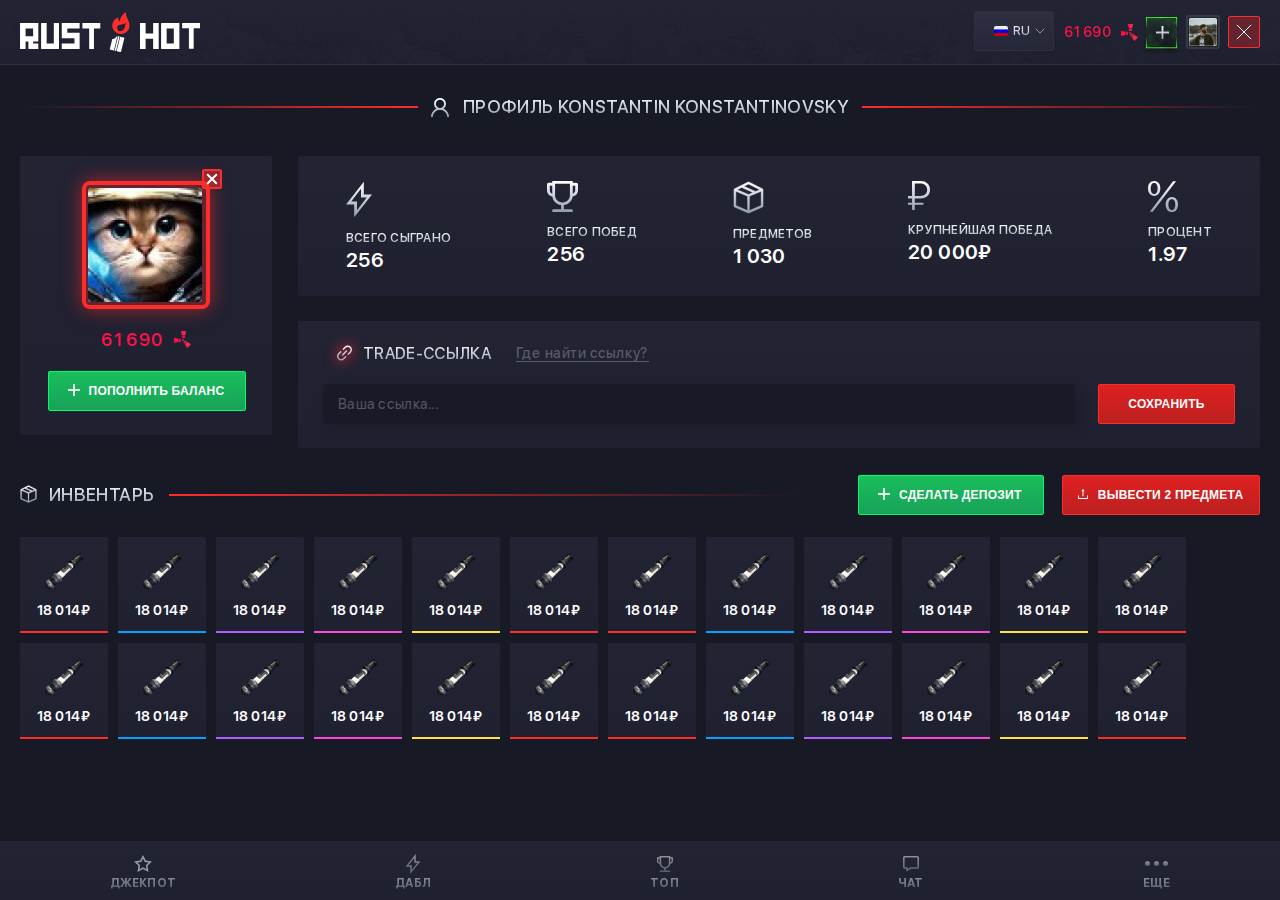
<file: profile.html>
<!DOCTYPE html>

<html lang="ru">

<head>
	<meta charset="utf-8">
	<meta http-equiv="X-UA-Compatible" content="IE=edge" >
	<meta name="viewport" content="width=device-width, initial-scale=1.0">
	<meta name="description" content="">
	<link rel="stylesheet" type="text/css" href="style.css">
	<link rel="icon" type="image/png" href="favicon/favicon.ico" sizes="16x16">	
	<title>Rushot</title>
</head>

<body>

	<div class="wrapper">

	<!-- Header -->
		
	<header>
		<div class="header_site">
			<div class="left">
				<a href="#" class="logo">
					<img class="logo_img" src="img/logo.svg" alt="" />
					<img class="logo_shadow" src="img/logo_shadow.svg" alt="" />
				</a>
			</div>
			<div class="right">
				<div class="main_nav_wrapp">
					<ul class="main_nav">
						<li>
							<a href="/////">
								<i class="star_big visible"></i>
								<i class="star_red_big hover"></i>
								<span>Джекпот</span>
							</a>
						</li>
						<li>
							<a href="/////">
								<i class="doble_big visible"></i>
								<i class="doble_red_big hover"></i>
								<span>дабл</span>
							</a>
						</li>
						<li>
							<a href="/////">
								<i class="clock_big visible"></i>
								<i class="clock_red_big hover"></i>
								<span>история игр</span>
							</a>
						</li>
						<li>
							<a href="/////">
								<i class="settings_big visible"></i>
								<i class="settings_red_big hover"></i>
								<span>поддержка</span>
							</a>
						</li>
						<li>
							<a href="/////">
								<i class="cup_big visible"></i>
								<i class="cup_red_big hover"></i>
								<span>топ игроков</span>
							</a>
						</li>
					</ul>
				</div>
				<div class="lang_wrapp">
					<div class="lang_drop_menu">
						<div class="lang_current">
							<div>
								<img src="img/rus_flag.svg" alt="">
								<p>RU</p>
							</div>
						</div>
						<div class="dropdown_lang">
							<ul class="lang_list">
								<li><a href="#"><p class="lang_item"><img src="img/rus_flag.svg" alt="" /><span>RU</span></p></a></li>
								<li><a href="#" class="active"><p class="lang_item"><img src="img/eng_flag.svg" alt="" /><span>ENG</span></p></a></li>
							</ul>
						</div>
					</div>
				</div>
				<div class="steam_btn_wrapp">
					<a href="" class="steam_btn">
						<div>
							<i class="steam_icon"></i>
						</div>
						<div>
							<p>войти через</p>
							<p>steam</p>
						</div>
					</a>
				</div>
				<div class="resp_toolbar">
					<div>
						<p class="balance_red">61 690<i class="icon_02"></i></p>
					</div>
					<div>
						<a href="#" class="ref_btn"></a>
					</div>
					<div>
						<a href="#" class="ava">
							<div class="img_box">
								<img src="img/ava.jpg" alt="" />
							</div>
						</a>
					</div>
					<div>
						<a href="#" class="logout"></a>
					</div>
				</div>
			</div>
		</div>								
	</header>

	<!-- /Header -->

	<!-- Resp Menu -->

	<div class="resp_menu" id="resp_nav">
		<button type="button" class="close_nav"></button>
		<ul class="resp_nav_list">
			<li>
				<a href="#">Link 1</a>
			</li>
			<li>
				<a href="#">Link 2</a>
			</li>
			<li>
				<a href="#">Link 3</a>
			</li>
		</ul>
		<ul class="soc_links">
			<li>
				<a href="#">
					<img class="visible" src="img/tel.svg" alt="" />
					<img class="hover" src="img/tel_white.svg" alt="" />
				</a>
			</li>
			<li>
				<a href="#">
					<img class="visible" src="img/tw.svg" alt="" />
					<img class="hover" src="img/tw_white.svg" alt="" />
				</a>
			</li>
			<li>
				<a href="#">
					<img class="visible" src="img/vk.svg" alt="" />
					<img class="hover" src="img/vk_white.svg" alt="" />
				</a>
			</li>
			<li>
				<a href="#">
					<img class="visible" src="img/dc.svg" alt="" />
					<img class="hover" src="img/dc_white.svg" alt="" />
				</a>
			</li>
		</ul>
	</div>

	 <!-- /Resp Menu -->

	<!-- Content -->
		<div class="content">

		<!-- Section 1 - Profile Page -->

		<div class="content_templ">
			<div class="left" id="chatMenu">
				<div class="sidebar">
					<div class="sidebar_header">
						<div class="col_1">
							<div class="onl_ch">
								<div>
									<i class="chat"></i>
								</div>
								<div>
									<p>ОНЛАЙН-ЧАТ</p>
								</div>
							</div>
						</div>
						<div class="col_2">
							<button type="button" class="red_pill close_chat"><span>закрыть</span></button>
							<div class="count_chat_users">
								<i class="green_light"></i>
								<p>621</p>
							</div>
						</div>
					</div>
					<div class="chat_users scrollbar" id="chatUsers">
						<div class="user_item">
							<div class="col">
								<div class="user_avatar_wrapp">
									<div class="user_avatar">
										<div class="img_box">
											<img src="img/avatar.jpg" alt="" />
										</div>
									</div>
								</div>
							</div>
							<div class="col">
								<div class="user_text">
									<div class="user_text_header">
										<div>
											<h4>Freit</h4>
										</div>
										<div>
											<p>20:32</p>
										</div>
									</div>
									<div class="user_text_content">
										<p>Сообщение пользователя, даже в две строки, а может даже и в три можно сделать</p>
									</div>
								</div>
							</div>
						</div>
						<div class="user_item moderator">
							<div class="col">
								<div class="user_avatar_wrapp">
									<div class="user_avatar">
										<div class="img_box">
											<img src="img/avatar.jpg" alt="" />
										</div>
									</div>
									<p>MODER</p>
								</div>
							</div>
							<div class="col">
								<div class="user_text">
									<div class="user_text_header">
										<div>
											<h4>Freit</h4>
										</div>
										<div>
											<p>20:32</p>
										</div>
									</div>
									<div class="user_text_content">
										<p>Сообщение пользователя, даже в две строки, а может даже и в три можно сделать</p>
									</div>
								</div>
							</div>
						</div>
						<div class="user_item">
							<div class="col">
								<div class="user_avatar_wrapp">
									<div class="user_avatar">
										<div class="img_box">
											<img src="img/avatar.jpg" alt="" />
										</div>
									</div>
								</div>
							</div>
							<div class="col">
								<div class="user_text">
									<div class="user_text_header">
										<div>
											<h4>Freit</h4>
										</div>
										<div>
											<p>20:32</p>
										</div>
									</div>
									<div class="user_text_content">
										<p>Сообщение пользователя, даже в две строки, а может даже и в три можно сделать</p>
									</div>
								</div>
							</div>
						</div>
						<div class="user_item admin">
							<div class="col">
								<div class="user_avatar_wrapp">
									<div class="user_avatar">
										<div class="img_box">
											<img src="img/avatar.jpg" alt="" />
										</div>
									</div>
									<p>Admin</p>
								</div>
							</div>
							<div class="col">
								<div class="user_text">
									<div class="user_text_header">
										<div>
											<h4>Freit</h4>
										</div>
										<div>
											<p>20:32</p>
										</div>
									</div>
									<div class="user_text_content">
										<p>Сообщение пользователя, даже в две строки, а может даже и в три можно сделать</p>
									</div>
								</div>
							</div>
						</div>
						<div class="user_item">
							<div class="col">
								<div class="user_avatar_wrapp">
									<div class="user_avatar">
										<div class="img_box">
											<img src="img/avatar.jpg" alt="" />
										</div>
									</div>
								</div>
							</div>
							<div class="col">
								<div class="user_text">
									<div class="user_text_header">
										<div>
											<h4>Freit</h4>
										</div>
										<div>
											<p>20:32</p>
										</div>
									</div>
									<div class="user_text_content">
										<p>Сообщение пользователя, даже в две строки, а может даже и в три можно сделать</p>
									</div>
								</div>
							</div>
						</div>
						<div class="user_item">
							<div class="col">
								<div class="user_avatar_wrapp">
									<div class="user_avatar">
										<div class="img_box">
											<img src="img/avatar.jpg" alt="" />
										</div>
									</div>
								</div>
							</div>
							<div class="col">
								<div class="user_text">
									<div class="user_text_header">
										<div>
											<h4>Freit</h4>
										</div>
										<div>
											<p>20:32</p>
										</div>
									</div>
									<div class="user_text_content">
										<p>Сообщение пользователя, даже в две строки, а может даже и в три можно сделать</p>
									</div>
								</div>
							</div>
						</div>
						<div class="user_item">
							<div class="col">
								<div class="user_avatar_wrapp">
									<div class="user_avatar">
										<div class="img_box">
											<img src="img/avatar.jpg" alt="" />
										</div>
									</div>
								</div>
							</div>
							<div class="col">
								<div class="user_text">
									<div class="user_text_header">
										<div>
											<h4>Freit</h4>
										</div>
										<div>
											<p>20:32</p>
										</div>
									</div>
									<div class="user_text_content">
										<p>Сообщение пользователя, даже в две строки, а может даже и в три можно сделать</p>
									</div>
								</div>
							</div>
						</div>
						<div class="user_item">
							<div class="col">
								<div class="user_avatar_wrapp">
									<div class="user_avatar">
										<div class="img_box">
											<img src="img/avatar.jpg" alt="" />
										</div>
									</div>
								</div>
							</div>
							<div class="col">
								<div class="user_text">
									<div class="user_text_header">
										<div>
											<h4>Freit</h4>
										</div>
										<div>
											<p>20:32</p>
										</div>
									</div>
									<div class="user_text_content">
										<p>Сообщение пользователя, даже в две строки, а может даже и в три можно сделать</p>
									</div>
								</div>
							</div>
						</div>
						<div class="user_item">
							<div class="col">
								<div class="user_avatar_wrapp">
									<div class="user_avatar">
										<div class="img_box">
											<img src="img/avatar.jpg" alt="" />
										</div>
									</div>
								</div>
							</div>
							<div class="col">
								<div class="user_text">
									<div class="user_text_header">
										<div>
											<h4>Freit</h4>
										</div>
										<div>
											<p>20:32</p>
										</div>
									</div>
									<div class="user_text_content">
										<p>Сообщение пользователя, даже в две строки, а может даже и в три можно сделать</p>
									</div>
								</div>
							</div>
						</div>
						<div class="user_item">
							<div class="col">
								<div class="user_avatar_wrapp">
									<div class="user_avatar">
										<div class="img_box">
											<img src="img/avatar.jpg" alt="" />
										</div>
									</div>
								</div>
							</div>
							<div class="col">
								<div class="user_text">
									<div class="user_text_header">
										<div>
											<h4>Freit</h4>
										</div>
										<div>
											<p>20:32</p>
										</div>
									</div>
									<div class="user_text_content">
										<p>Сообщение пользователя, даже в две строки, а может даже и в три можно сделать</p>
									</div>
								</div>
							</div>
						</div>
						<div class="user_item">
							<div class="col">
								<div class="user_avatar_wrapp">
									<div class="user_avatar">
										<div class="img_box">
											<img src="img/avatar.jpg" alt="" />
										</div>
									</div>
								</div>
							</div>
							<div class="col">
								<div class="user_text">
									<div class="user_text_header">
										<div>
											<h4>Freit</h4>
										</div>
										<div>
											<p>20:32</p>
										</div>
									</div>
									<div class="user_text_content">
										<p>Сообщение пользователя, даже в две строки, а может даже и в три можно сделать</p>
									</div>
								</div>
							</div>
						</div>
					</div>
				</div>
				<div class="form_wrapp resp_form_wrapp">
					<form>
						<div class="form">
							<div class="col">
								<div class="input_wrapp_2 form_input">
									<div class="show_field"></div>
									<textarea class="formInput" placeholder="Ваше сообщение..." name="" ></textarea>
									<div class="count_symbols" data-maxsimbols = "100">100</div>
								</div>
							</div>
							<div class="col">
								<button type="submit" class="submit_btn"></button>
							</div>
						</div>
					</form>
				</div>
			</div>
			<div class="right">
				<div class="z_wrapp">
					<div class="history_wrapp">
						<div class="history_title resp_hide">
							<div class="h_wrapp">
								<div class="hwrapp_inner">
									<i class="user_2"></i>
									<h3>профиль konstantin konstantinovsky</h3>
								</div>
							</div>
						</div>
						<div class="profile_templ">
							<div class="left">
								<div>
									<div class="user_param">
										<div class="big_avatar_wrapp">
											<button type="button" class="del_btn"></button>
											<div class="img_box">
												<img src="img/avatar_big.jpg" alt="" />
											</div>
										</div>
										<p class="red_p">61 690 <i class="icon_02"></i></p>
										<div class="align_center">
											<button type="button" class="green_pill" data-popup-link = "popup_1"><i class="plus"></i><span>пополнить баланс</span></button>
										</div>
									</div>
								</div>
							</div>
							<div class="right">
								<div class="profile_thumbnails_wrapp">
									<div class="profile_thumbnails">
										<div class="profile_thumb">
											<div class="draw_item">
												<div>
													<img src="img/dubl_3.svg" alt="">
												</div>
												<div>
													<h3>всего сыграно</h3>
													<p>256</p>
												</div>
											</div>	
										</div>
										<div class="profile_thumb">
											<div class="draw_item">
												<div>
													<img src="img/cup_3.svg" alt="">
												</div>
												<div>
													<h3>всего побед</h3>
													<p>256</p>
												</div>
											</div>	
										</div>
										<div class="profile_thumb">
											<div class="draw_item">
												<div>
													<img src="img/cub.svg" alt="">
												</div>
												<div>
													<h3>предметов</h3>
													<p>1 030</p>
												</div>
											</div>
										</div>
										<div class="profile_thumb">
											<div class="draw_item">
												<div>
													<img src="img/rub.svg" alt="">
												</div>
												<div>
													<h3>крупнейшая победа</h3>
													<p>20 000₽</p>
												</div>
											</div>
										</div>
										<div class="profile_thumb">
											<div class="draw_item">
												<div>
													<img src="img/percent_2.svg" alt="">
												</div>
												<div>
													<h3>процент</h3>
													<p>1.97</p>
												</div>
											</div>
										</div>
									</div>
								</div>
								<div class="profile_form_wrapp">
									<div class="profile_form_header">
										<div>
											<div class="h_wrapp_2 h_wrapp_2_2">
												<i class="link"></i>
												<h3>TRADE-ССЫЛКА</h3>
											</div>
										</div>
										<div class="s_hide">
											<a href="#" class="grey_link">Где найти ссылку?</a>
										</div>
									</div>
									<div class="profile_form">
										<div class="col_1">
											<div class="input_wrapp_3">
												<input type="text" placeholder="Ваша ссылка...">
											</div>
										</div>
										<div class="col_2">
											<button type="submit" class="red_pill red_pill_2"><span>сохранить</span></button>
										</div>
									</div>
									<p class="resp_link s_visible"><a href="#" class="grey_link">Где найти ссылку?</a></p>
								</div>
							</div>
						</div>

						<div class="inner_header">
							<div>
								<div class="title_wrapp_2">
									<i class="cub"></i>
									<h3>инвентарь</h3>
								</div>
							</div>
							<div>
								<div class="btns_wrapp">
									<div>
										<button type="button" class="green_pill"><i class="plus"></i><span>сделать депозит</span></button>
									</div>
									<div>
										<button type="button" class="red_pill"><i class="upload"></i><span>вывести 2 предмета</span></button>
									</div>
								</div>
							</div>
						</div>
						<div class="choise_goods_thumbnails">
							<div class="choise_good">
								<input type="checkbox" name="choise_good" id="choise_good_1">
								<label for="choise_good_1">									
									<span class="inner">
										<span class="img_box">
											<img src="img/image_05.png" alt="" />
										</span>
										<span class="descript">
											<p>18 014₽</p>
										</span>
									</span>
								</label>
							</div>
							<div class="choise_good blue">
								<input type="checkbox" name="choise_good" id="choise_good_2">
								<label for="choise_good_2">									
									<span class="inner">
										<span class="img_box">
											<img src="img/image_05.png" alt="" />
										</span>
										<span class="descript">
											<p>18 014₽</p>
										</span>
									</span>
								</label>
							</div>
							<div class="choise_good phiolet">
								<input type="checkbox" name="choise_good" id="choise_good_3">
								<label for="choise_good_3">									
									<span class="inner">
										<span class="img_box">
											<img src="img/image_05.png" alt="" />
										</span>
										<span class="descript">
											<p>18 014₽</p>
										</span>
									</span>
								</label>
							</div>
							<div class="choise_good pink">
								<input type="checkbox" name="choise_good" id="choise_good_4">
								<label for="choise_good_4">									
									<span class="inner">
										<span class="img_box">
											<img src="img/image_05.png" alt="" />
										</span>
										<span class="descript">
											<p>18 014₽</p>
										</span>
									</span>
								</label>
							</div>
							<div class="choise_good yellow">
								<input type="checkbox" name="choise_good" id="choise_good_5">
								<label for="choise_good_5">									
									<span class="inner">
										<span class="img_box">
											<img src="img/image_05.png" alt="" />
										</span>
										<span class="descript">
											<p>18 014₽</p>
										</span>
									</span>
								</label>
							</div>
							<div class="choise_good">
								<input type="checkbox" name="choise_good" id="choise_good_6">
								<label for="choise_good_6">									
									<span class="inner">
										<span class="img_box">
											<img src="img/image_05.png" alt="" />
										</span>
										<span class="descript">
											<p>18 014₽</p>
										</span>
									</span>
								</label>
							</div>
							<div class="choise_good">
								<input type="checkbox" name="choise_good" id="choise_good_7">
								<label for="choise_good_7">									
									<span class="inner">
										<span class="img_box">
											<img src="img/image_05.png" alt="" />
										</span>
										<span class="descript">
											<p>18 014₽</p>
										</span>
									</span>
								</label>
							</div>
							<div class="choise_good blue">
								<input type="checkbox" name="choise_good" id="choise_good_8">
								<label for="choise_good_8">
									<span class="inner">
										<span class="img_box">
											<img src="img/image_05.png" alt="" />
										</span>
										<span class="descript">
											<p>18 014₽</p>
										</span>
									</span>
								</label>
							</div>
							<div class="choise_good phiolet">
								<input type="checkbox" name="choise_good" id="choise_good_9">
								<label for="choise_good_9">
									<span class="inner">
										<span class="img_box">
											<img src="img/image_05.png" alt="" />
										</span>
										<span class="descript">
											<p>18 014₽</p>
										</span>
									</span>
								</label>
							</div>
							<div class="choise_good pink">
								<input type="checkbox" name="choise_good" id="choise_good_10">
								<label for="choise_good_10">
									<span class="inner">
										<span class="img_box">
											<img src="img/image_05.png" alt="" />
										</span>
										<span class="descript">
											<p>18 014₽</p>
										</span>
									</span>
								</label>
							</div>
							<div class="choise_good yellow">
								<input type="checkbox" name="choise_good" id="choise_good_11">
								<label for="choise_good_11">
									<span class="inner">
										<span class="img_box">
											<img src="img/image_05.png" alt="" />
										</span>
										<span class="descript">
											<p>18 014₽</p>
										</span>
									</span>
								</label>
							</div>
							<div class="choise_good">
								<input type="checkbox" name="choise_good" id="choise_good_12">
								<label for="choise_good_12">
									<span class="inner">
										<span class="img_box">
											<img src="img/image_05.png" alt="" />
										</span>
										<span class="descript">
											<p>18 014₽</p>
										</span>
									</span>
								</label>
							</div>
							<div class="choise_good">
								<input type="checkbox" name="choise_good" id="choise_good_13">
								<label for="choise_good_13">
									<span class="inner">
										<span class="img_box">
											<img src="img/image_05.png" alt="" />
										</span>
										<span class="descript">
											<p>18 014₽</p>
										</span>
									</span>
								</label>
							</div>
							<div class="choise_good blue">
								<input type="checkbox" name="choise_good" id="choise_good_14">
								<label for="choise_good_14">
									<span class="inner">
										<span class="img_box">
											<img src="img/image_05.png" alt="" />
										</span>
										<span class="descript">
											<p>18 014₽</p>
										</span>
									</span>
								</label>
							</div>
							<div class="choise_good phiolet">
								<input type="checkbox" name="choise_good" id="choise_good_15">
								<label for="choise_good_15">
									<span class="inner">
										<span class="img_box">
											<img src="img/image_05.png" alt="" />
										</span>
										<span class="descript">
											<p>18 014₽</p>
										</span>
									</span>
								</label>
							</div>
							<div class="choise_good pink">
								<input type="checkbox" name="choise_good" id="choise_good_16">
								<label for="choise_good_16">
									<span class="inner">
										<span class="img_box">
											<img src="img/image_05.png" alt="" />
										</span>
										<span class="descript">
											<p>18 014₽</p>
										</span>
									</span>
								</label>
							</div>
							<div class="choise_good yellow">
								<input type="checkbox" name="choise_good" id="choise_good_17">
								<label for="choise_good_17">
									<span class="inner">
										<span class="img_box">
											<img src="img/image_05.png" alt="" />
										</span>
										<span class="descript">
											<p>18 014₽</p>
										</span>
									</span>
								</label>
							</div>
							<div class="choise_good">
								<input type="checkbox" name="choise_good" id="choise_good_18">
								<label for="choise_good_18">
									<span class="inner">
										<span class="img_box">
											<img src="img/image_05.png" alt="" />
										</span>
										<span class="descript">
											<p>18 014₽</p>
										</span>
									</span>
								</label>
							</div>
							<div class="choise_good">
								<input type="checkbox" name="choise_good" id="choise_good_19">
								<label for="choise_good_19">
									<span class="inner">
										<span class="img_box">
											<img src="img/image_05.png" alt="" />
										</span>
										<span class="descript">
											<p>18 014₽</p>
										</span>
									</span>
								</label>
							</div>
							<div class="choise_good blue">
								<input type="checkbox" name="choise_good" id="choise_good_20">
								<label for="choise_good_20">
									<span class="inner">
										<span class="img_box">
											<img src="img/image_05.png" alt="" />
										</span>
										<span class="descript">
											<p>18 014₽</p>
										</span>
									</span>
								</label>
							</div>
							<div class="choise_good phiolet">
								<input type="checkbox" name="choise_good" id="choise_good_21">
								<label for="choise_good_21">
									<span class="inner">
										<span class="img_box">
											<img src="img/image_05.png" alt="" />
										</span>
										<span class="descript">
											<p>18 014₽</p>
										</span>
									</span>
								</label>
							</div>
							<div class="choise_good pink">
								<input type="checkbox" name="choise_good" id="choise_good_22">
								<label for="choise_good_22">
									<span class="inner">
										<span class="img_box">
											<img src="img/image_05.png" alt="" />
										</span>
										<span class="descript">
											<p>18 014₽</p>
										</span>
									</span>
								</label>
							</div>
							<div class="choise_good yellow">
								<input type="checkbox" name="choise_good" id="choise_good_23">
								<label for="choise_good_23">
									<span class="inner">
										<span class="img_box">
											<img src="img/image_05.png" alt="" />
										</span>
										<span class="descript">
											<p>18 014₽</p>
										</span>
									</span>
								</label>
							</div>
							<div class="choise_good">
								<input type="checkbox" name="choise_good" id="choise_good_24">
								<label for="choise_good_24">
									<span class="inner">
										<span class="img_box">
											<img src="img/image_05.png" alt="" />
										</span>
										<span class="descript">
											<p>18 014₽</p>
										</span>
									</span>
								</label>
							</div>
						</div>

					</div>
				</div>
			</div>
		</div>

		<!-- /Section 1 - Profile Page -->

		</div>
	<!-- /Content -->

	<!-- Footer -->

		<footer class="footer_section">
			<div class="footer_templ">
				<div class="left" id="footerForm">
					<div class="form_wrapp">
						<form>
							<div class="form">
								<div class="col">
									<div class="input_wrapp_2 form_input">
										<div class="show_field"></div>
										<textarea class="formInput" placeholder="Ваше сообщение..." name="" ></textarea>
										<div class="count_symbols" data-maxsimbols = "100">100</div>
									</div>
								</div>
								<div class="col">
									<button type="submit" class="submit_btn"></button>
								</div>
							</div>
						</form>
					</div>
				</div>
				<div class="right">
					<div class="two_cols_3">
						<div class="col">
							<div class="text_wrapp">
								<p>RUSTHOT.COM - копирование дизайна сайта, элементов или контента строго запрещена. Все скрипты и графические элементы являются собственностью администрации сайта.</p>
							</div>
						</div>
						<div class="col">
							<ul class="soc_links">
								<li>
									<a href="#">
										<img class="visible" src="img/tel.svg" alt="" />
										<img class="hover" src="img/tel_white.svg" alt="" />
									</a>
								</li>
								<li>
									<a href="#">
										<img class="visible" src="img/tw.svg" alt="" />
										<img class="hover" src="img/tw_white.svg" alt="" />
									</a>
								</li>
								<li>
									<a href="#">
										<img class="visible" src="img/vk.svg" alt="" />
										<img class="hover" src="img/vk_white.svg" alt="" />
									</a>
								</li>
								<li>
									<a href="#">
										<img class="visible" src="img/dc.svg" alt="" />
										<img class="hover" src="img/dc_white.svg" alt="" />
									</a>
								</li>
							</ul>
						</div>
					</div>
				</div>
			</div>
			<!-- Resp Footer -->
			<div class="resp_footer">
				<ul class="resp_nav">
					<li>
						<a href="#">
							<div class="icon_box">
								<i class="star visible"></i>
								<i class="star_red hover"></i>
							</div>
							<p>Джекпот</p>
						</a>
					</li>
					<li>
						<a href="#">
							<div class="icon_box">
								<i class="doble_resp visible"></i>
								<i class="doble_resp_red hover"></i>
							</div>
							<p>дабл</p>
						</a>
					</li>
					<li>
						<a href="#">
							<div class="icon_box">
								<i class="cup_resp visible"></i>
								<i class="cup_resp_red hover"></i>
							</div>
							<p>топ</p>
						</a>
					</li>
					<li>
						<a href="#" class="chat_link">
							<div class="icon_box">
								<i class="chat_resp visible"></i>
								<i class="chat_resp_red hover"></i>
							</div>
							<p>чат</p>
						</a>
					</li>
					<li>
						<a href="#" class="more_link">
							<div class="more_dots">
								<span></span>
								<span></span>
								<span></span>
							</div>
							<p>еще</p>
						</a>
					</li>
				</ul>
			</div>
			<!-- /Resp Footer -->
		</footer>

	<!-- /Footer -->

	</div>

		<!-- Popups -->

	<div class="popup popup_sect form_popup" data-popup = "popup_1">
		<div class="popup_content">
			<button type="button" class="close_popup"></button>
			<div class="popup_header">
				<h3>пополнение баланса</h3>
			</div>
			<div class="popup_inner">
				<div class="balance_form">
					<div class="balance_two_cols">
						<div class="col">
							<h3>Ваша сумма</h3>
							<div class="input_wrapp_4">
								<div>
									<input type="text" placeholder="" value="100">
								</div>
								<div>
									<p>₽</p>
								</div>
							</div>
						</div>
						<div class="col">
							<p class="sim">=</p>
						</div>
						<div class="col">
							<h3>получите</h3>
							<div class="input_wrapp_4">
								<div>
									<input class="red" type="text" placeholder="" value="61 690">
								</div>
								<div>
									<i class="icon_02"></i>
								</div>
							</div>
						</div>
					</div>
					<div class="submit_wrapp_3">
						<button type="submit" class="green_pill green_pill_2"><i class="plus_2"></i><span>пополнить баланс</span></button>
					</div>
				</div>
			</div>
		</div>
	</div>
<div class="popup_bg"></div>
<!-- /Popups -->

	<link rel="stylesheet" type="text/css" href="responsive.css">
	<link rel="stylesheet" type="text/css" href="slick/slick.css">
	<link rel="stylesheet" type="text/css" href="vendors/css/jquery.mCustomScrollbar.css">
	<script src="vendors/js/jquery.js"></script>
	<script src="slick/slick.js"></script>
	<script type="text/javascript" src="vendors/js/jquery.mCustomScrollbar.concat.min.js"></script>
	<script src="js/scripts.js"></script>

</body>
</html>
</file>
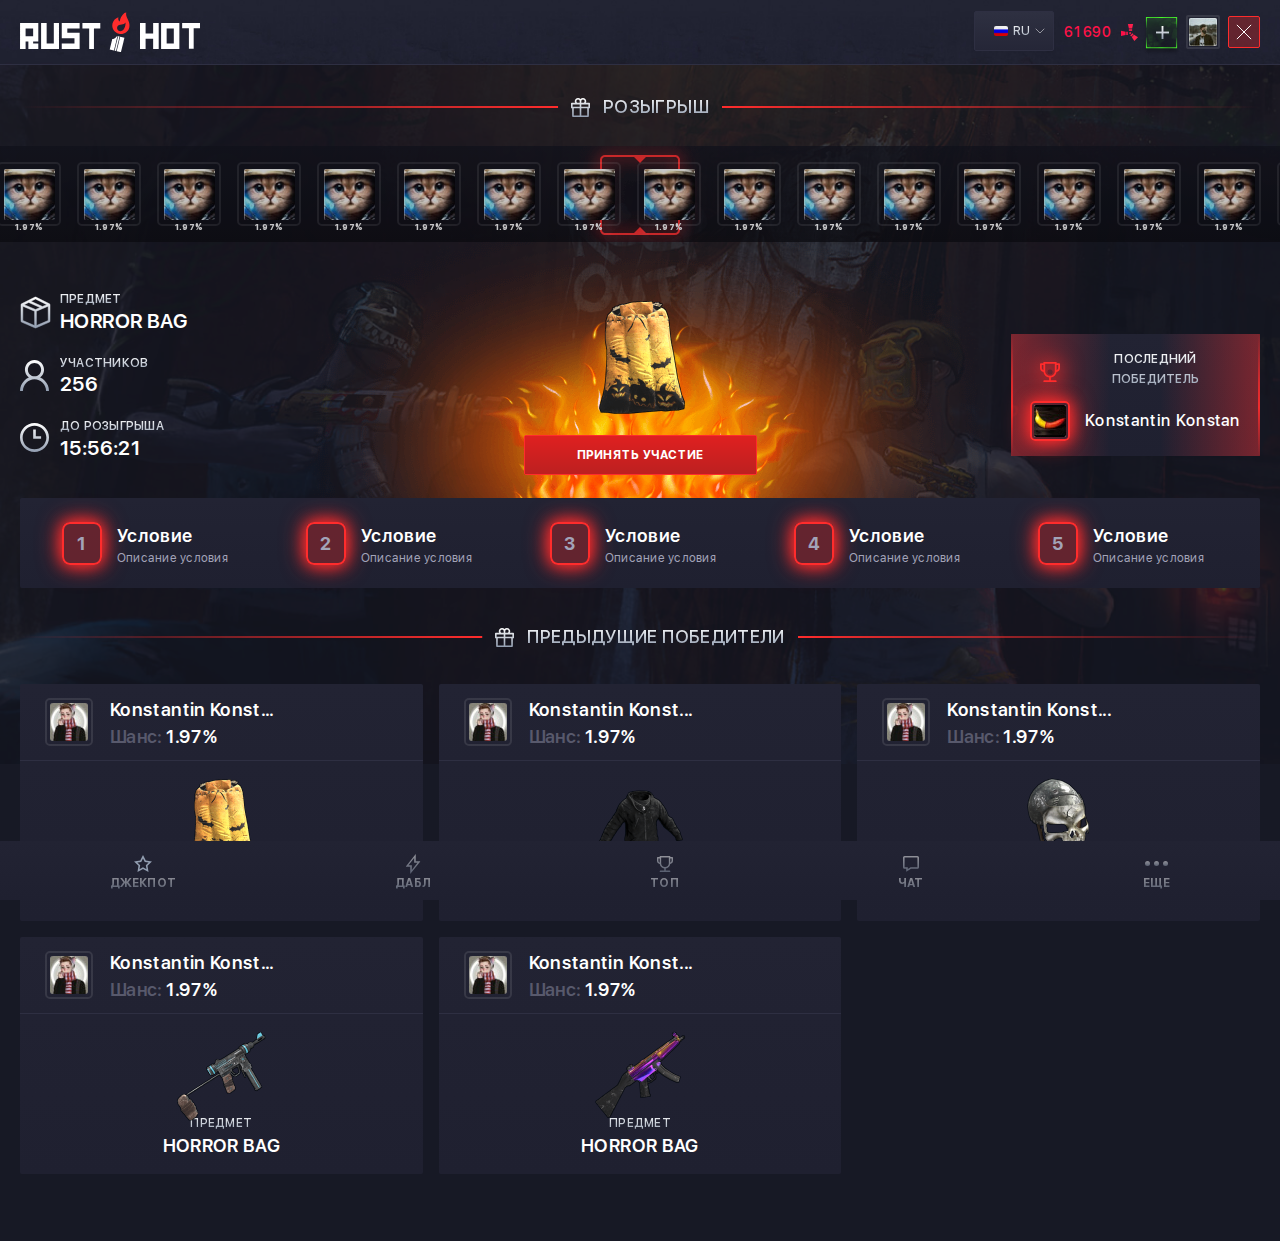
<file: raffle.html>
<!DOCTYPE html>

<html lang="ru">

<head>
	<meta charset="utf-8">
	<meta http-equiv="X-UA-Compatible" content="IE=edge" >
	<meta name="viewport" content="width=device-width, initial-scale=1.0">
	<meta name="description" content="">
	<link rel="stylesheet" type="text/css" href="style.css">
	<link rel="icon" type="image/png" href="favicon/favicon.ico" sizes="16x16">	
	<title>Rushot</title>
</head>

<body>

	<div class="wrapper">

	<!-- Header -->
		
	<header>
		<div class="header_site">
			<div class="left">
				<a href="#" class="logo">
					<img class="logo_img" src="img/logo.svg" alt="" />
					<img class="logo_shadow" src="img/logo_shadow.svg" alt="" />
				</a>
			</div>
			<div class="right">
				<div class="main_nav_wrapp">
					<ul class="main_nav">
						<li>
							<a href="/////">
								<i class="star_big visible"></i>
								<i class="star_red_big hover"></i>
								<span>Джекпот</span>
							</a>
						</li>
						<li>
							<a href="/////">
								<i class="doble_big visible"></i>
								<i class="doble_red_big hover"></i>
								<span>дабл</span>
							</a>
						</li>
						<li>
							<a href="/////">
								<i class="clock_big visible"></i>
								<i class="clock_red_big hover"></i>
								<span>история игр</span>
							</a>
						</li>
						<li>
							<a href="/////">
								<i class="settings_big visible"></i>
								<i class="settings_red_big hover"></i>
								<span>поддержка</span>
							</a>
						</li>
						<li>
							<a href="/////">
								<i class="cup_big visible"></i>
								<i class="cup_red_big hover"></i>
								<span>топ игроков</span>
							</a>
						</li>
					</ul>
				</div>
				<div class="lang_wrapp">
					<div class="lang_drop_menu">
						<div class="lang_current">
							<div>
								<img src="img/rus_flag.svg" alt="">
								<p>RU</p>
							</div>
						</div>
						<div class="dropdown_lang">
							<ul class="lang_list">
								<li><a href="#"><p class="lang_item"><img src="img/rus_flag.svg" alt="" /><span>RU</span></p></a></li>
								<li><a href="#" class="active"><p class="lang_item"><img src="img/eng_flag.svg" alt="" /><span>ENG</span></p></a></li>
							</ul>
						</div>
					</div>
				</div>
				<div class="steam_btn_wrapp">
					<a href="" class="steam_btn">
						<div>
							<i class="steam_icon"></i>
						</div>
						<div>
							<p>войти через</p>
							<p>steam</p>
						</div>
					</a>
				</div>
				<div class="resp_toolbar">
					<div>
						<p class="balance_red">61 690<i class="icon_02"></i></p>
					</div>
					<div>
						<a href="#" class="ref_btn"></a>
					</div>
					<div>
						<a href="#" class="ava">
							<div class="img_box">
								<img src="img/ava.jpg" alt="" />
							</div>
						</a>
					</div>
					<div>
						<a href="#" class="logout"></a>
					</div>
				</div>
			</div>
		</div>								
	</header>

	<!-- /Header -->

	<!-- Resp Menu -->

	<div class="resp_menu" id="resp_nav">
		<button type="button" class="close_nav"></button>
		<ul class="resp_nav_list">
			<li>
				<a href="#">Link 1</a>
			</li>
			<li>
				<a href="#">Link 2</a>
			</li>
			<li>
				<a href="#">Link 3</a>
			</li>
		</ul>
		<ul class="soc_links">
			<li>
				<a href="#">
					<img class="visible" src="img/tel.svg" alt="" />
					<img class="hover" src="img/tel_white.svg" alt="" />
				</a>
			</li>
			<li>
				<a href="#">
					<img class="visible" src="img/tw.svg" alt="" />
					<img class="hover" src="img/tw_white.svg" alt="" />
				</a>
			</li>
			<li>
				<a href="#">
					<img class="visible" src="img/vk.svg" alt="" />
					<img class="hover" src="img/vk_white.svg" alt="" />
				</a>
			</li>
			<li>
				<a href="#">
					<img class="visible" src="img/dc.svg" alt="" />
					<img class="hover" src="img/dc_white.svg" alt="" />
				</a>
			</li>
		</ul>
	</div>

	 <!-- /Resp Menu -->

	<!-- Content -->
		<div class="content">

		<!-- Section 1 - Raffle Page -->

		<div class="content_templ">
			<div class="left" id="chatMenu">
				<div class="sidebar">
					<div class="sidebar_header">
						<div class="col_1">
							<div class="onl_ch">
								<div>
									<i class="chat"></i>
								</div>
								<div>
									<p>ОНЛАЙН-ЧАТ</p>
								</div>
							</div>
						</div>
						<div class="col_2">
							<button type="button" class="red_pill close_chat"><span>закрыть</span></button>
							<div class="count_chat_users">
								<i class="green_light"></i>
								<p>621</p>
							</div>
						</div>
					</div>
					<div class="chat_users scrollbar" id="chatUsers">
						<div class="user_item">
							<div class="col">
								<div class="user_avatar_wrapp">
									<div class="user_avatar">
										<div class="img_box">
											<img src="img/avatar.jpg" alt="" />
										</div>
									</div>
								</div>
							</div>
							<div class="col">
								<div class="user_text">
									<div class="user_text_header">
										<div>
											<h4>Freit</h4>
										</div>
										<div>
											<p>20:32</p>
										</div>
									</div>
									<div class="user_text_content">
										<p>Сообщение пользователя, даже в две строки, а может даже и в три можно сделать</p>
									</div>
								</div>
							</div>
						</div>
						<div class="user_item moderator">
							<div class="col">
								<div class="user_avatar_wrapp">
									<div class="user_avatar">
										<div class="img_box">
											<img src="img/avatar.jpg" alt="" />
										</div>
									</div>
									<p>MODER</p>
								</div>
							</div>
							<div class="col">
								<div class="user_text">
									<div class="user_text_header">
										<div>
											<h4>Freit</h4>
										</div>
										<div>
											<p>20:32</p>
										</div>
									</div>
									<div class="user_text_content">
										<p>Сообщение пользователя, даже в две строки, а может даже и в три можно сделать</p>
									</div>
								</div>
							</div>
						</div>
						<div class="user_item">
							<div class="col">
								<div class="user_avatar_wrapp">
									<div class="user_avatar">
										<div class="img_box">
											<img src="img/avatar.jpg" alt="" />
										</div>
									</div>
								</div>
							</div>
							<div class="col">
								<div class="user_text">
									<div class="user_text_header">
										<div>
											<h4>Freit</h4>
										</div>
										<div>
											<p>20:32</p>
										</div>
									</div>
									<div class="user_text_content">
										<p>Сообщение пользователя, даже в две строки, а может даже и в три можно сделать</p>
									</div>
								</div>
							</div>
						</div>
						<div class="user_item admin">
							<div class="col">
								<div class="user_avatar_wrapp">
									<div class="user_avatar">
										<div class="img_box">
											<img src="img/avatar.jpg" alt="" />
										</div>
									</div>
									<p>Admin</p>
								</div>
							</div>
							<div class="col">
								<div class="user_text">
									<div class="user_text_header">
										<div>
											<h4>Freit</h4>
										</div>
										<div>
											<p>20:32</p>
										</div>
									</div>
									<div class="user_text_content">
										<p>Сообщение пользователя, даже в две строки, а может даже и в три можно сделать</p>
									</div>
								</div>
							</div>
						</div>
						<div class="user_item">
							<div class="col">
								<div class="user_avatar_wrapp">
									<div class="user_avatar">
										<div class="img_box">
											<img src="img/avatar.jpg" alt="" />
										</div>
									</div>
								</div>
							</div>
							<div class="col">
								<div class="user_text">
									<div class="user_text_header">
										<div>
											<h4>Freit</h4>
										</div>
										<div>
											<p>20:32</p>
										</div>
									</div>
									<div class="user_text_content">
										<p>Сообщение пользователя, даже в две строки, а может даже и в три можно сделать</p>
									</div>
								</div>
							</div>
						</div>
						<div class="user_item">
							<div class="col">
								<div class="user_avatar_wrapp">
									<div class="user_avatar">
										<div class="img_box">
											<img src="img/avatar.jpg" alt="" />
										</div>
									</div>
								</div>
							</div>
							<div class="col">
								<div class="user_text">
									<div class="user_text_header">
										<div>
											<h4>Freit</h4>
										</div>
										<div>
											<p>20:32</p>
										</div>
									</div>
									<div class="user_text_content">
										<p>Сообщение пользователя, даже в две строки, а может даже и в три можно сделать</p>
									</div>
								</div>
							</div>
						</div>
						<div class="user_item">
							<div class="col">
								<div class="user_avatar_wrapp">
									<div class="user_avatar">
										<div class="img_box">
											<img src="img/avatar.jpg" alt="" />
										</div>
									</div>
								</div>
							</div>
							<div class="col">
								<div class="user_text">
									<div class="user_text_header">
										<div>
											<h4>Freit</h4>
										</div>
										<div>
											<p>20:32</p>
										</div>
									</div>
									<div class="user_text_content">
										<p>Сообщение пользователя, даже в две строки, а может даже и в три можно сделать</p>
									</div>
								</div>
							</div>
						</div>
						<div class="user_item">
							<div class="col">
								<div class="user_avatar_wrapp">
									<div class="user_avatar">
										<div class="img_box">
											<img src="img/avatar.jpg" alt="" />
										</div>
									</div>
								</div>
							</div>
							<div class="col">
								<div class="user_text">
									<div class="user_text_header">
										<div>
											<h4>Freit</h4>
										</div>
										<div>
											<p>20:32</p>
										</div>
									</div>
									<div class="user_text_content">
										<p>Сообщение пользователя, даже в две строки, а может даже и в три можно сделать</p>
									</div>
								</div>
							</div>
						</div>
						<div class="user_item">
							<div class="col">
								<div class="user_avatar_wrapp">
									<div class="user_avatar">
										<div class="img_box">
											<img src="img/avatar.jpg" alt="" />
										</div>
									</div>
								</div>
							</div>
							<div class="col">
								<div class="user_text">
									<div class="user_text_header">
										<div>
											<h4>Freit</h4>
										</div>
										<div>
											<p>20:32</p>
										</div>
									</div>
									<div class="user_text_content">
										<p>Сообщение пользователя, даже в две строки, а может даже и в три можно сделать</p>
									</div>
								</div>
							</div>
						</div>
						<div class="user_item">
							<div class="col">
								<div class="user_avatar_wrapp">
									<div class="user_avatar">
										<div class="img_box">
											<img src="img/avatar.jpg" alt="" />
										</div>
									</div>
								</div>
							</div>
							<div class="col">
								<div class="user_text">
									<div class="user_text_header">
										<div>
											<h4>Freit</h4>
										</div>
										<div>
											<p>20:32</p>
										</div>
									</div>
									<div class="user_text_content">
										<p>Сообщение пользователя, даже в две строки, а может даже и в три можно сделать</p>
									</div>
								</div>
							</div>
						</div>
						<div class="user_item">
							<div class="col">
								<div class="user_avatar_wrapp">
									<div class="user_avatar">
										<div class="img_box">
											<img src="img/avatar.jpg" alt="" />
										</div>
									</div>
								</div>
							</div>
							<div class="col">
								<div class="user_text">
									<div class="user_text_header">
										<div>
											<h4>Freit</h4>
										</div>
										<div>
											<p>20:32</p>
										</div>
									</div>
									<div class="user_text_content">
										<p>Сообщение пользователя, даже в две строки, а может даже и в три можно сделать</p>
									</div>
								</div>
							</div>
						</div>
					</div>
				</div>
				<div class="form_wrapp resp_form_wrapp">
					<form>
						<div class="form">
							<div class="col">
								<div class="input_wrapp_2 form_input">
									<div class="show_field"></div>
									<textarea class="formInput" placeholder="Ваше сообщение..." name="" ></textarea>
									<div class="count_symbols" data-maxsimbols = "100">100</div>
								</div>
							</div>
							<div class="col">
								<button type="submit" class="submit_btn"></button>
							</div>
						</div>
					</form>
				</div>
			</div>
			<div class="right top_bg">
				<div class="z_wrapp">
					<div class="history_wrapp">
						<div class="history_title">
							<div class="h_wrapp">
								<div class="hwrapp_inner">
									<i class="price"></i>
									<h3>розыгрыш</h3>
								</div>
							</div>
						</div>
						<div class="users_slider_wrapp">
							<img class="slider_shape" src="img/slider_shape.png" alt="" />
							<div class="users_slider">
								<div class="slide">
									<div class="user_avatar_3">
										<div class="img_box">
											<img src="img/avatar_3.jpg" alt="" class="mCS_img_loaded">
										</div>
										<p class="sl_p">1.97%</p>
									</div>
								</div>
								<div class="slide">
									<div class="user_avatar_3">
										<div class="img_box">
											<img src="img/avatar_3.jpg" alt="" class="mCS_img_loaded">
										</div>
										<p class="sl_p">1.97%</p>
									</div>
								</div>
								<div class="slide">
									<div class="user_avatar_3">
										<div class="img_box">
											<img src="img/avatar_3.jpg" alt="" class="mCS_img_loaded">
										</div>
										<p class="sl_p">1.97%</p>
									</div>
								</div>
								<div class="slide">
									<div class="user_avatar_3">
										<div class="img_box">
											<img src="img/avatar_3.jpg" alt="" class="mCS_img_loaded">
										</div>
										<p class="sl_p">1.97%</p>
									</div>
								</div>
								<div class="slide">
									<div class="user_avatar_3">
										<div class="img_box">
											<img src="img/avatar_3.jpg" alt="" class="mCS_img_loaded">
										</div>
										<p class="sl_p">1.97%</p>
									</div>
								</div>
								<div class="slide">
									<div class="user_avatar_3">
										<div class="img_box">
											<img src="img/avatar_3.jpg" alt="" class="mCS_img_loaded">
										</div>
										<p class="sl_p">1.97%</p>
									</div>
								</div>
								<div class="slide">
									<div class="user_avatar_3">
										<div class="img_box">
											<img src="img/avatar_3.jpg" alt="" class="mCS_img_loaded">
										</div>
										<p class="sl_p">1.97%</p>
									</div>
								</div>
								<div class="slide">
									<div class="user_avatar_3">
										<div class="img_box">
											<img src="img/avatar_3.jpg" alt="" class="mCS_img_loaded">
										</div>
										<p class="sl_p">1.97%</p>
									</div>
								</div>
								<div class="slide">
									<div class="user_avatar_3">
										<div class="img_box">
											<img src="img/avatar_3.jpg" alt="" class="mCS_img_loaded">
										</div>
										<p class="sl_p">1.97%</p>
									</div>
								</div>
								<div class="slide">
									<div class="user_avatar_3">
										<div class="img_box">
											<img src="img/avatar_3.jpg" alt="" class="mCS_img_loaded">
										</div>
										<p class="sl_p">1.97%</p>
									</div>
								</div>
								<div class="slide">
									<div class="user_avatar_3">
										<div class="img_box">
											<img src="img/avatar_3.jpg" alt="" class="mCS_img_loaded">
										</div>
										<p class="sl_p">1.97%</p>
									</div>
								</div>
								<div class="slide">
									<div class="user_avatar_3">
										<div class="img_box">
											<img src="img/avatar_3.jpg" alt="" class="mCS_img_loaded">
										</div>
										<p class="sl_p">1.97%</p>
									</div>
								</div>
								<div class="slide">
									<div class="user_avatar_3">
										<div class="img_box">
											<img src="img/avatar_3.jpg" alt="" class="mCS_img_loaded">
										</div>
										<p class="sl_p">1.97%</p>
									</div>
								</div>
								<div class="slide">
									<div class="user_avatar_3">
										<div class="img_box">
											<img src="img/avatar_3.jpg" alt="" class="mCS_img_loaded">
										</div>
										<p class="sl_p">1.97%</p>
									</div>
								</div>
								<div class="slide">
									<div class="user_avatar_3">
										<div class="img_box">
											<img src="img/avatar_3.jpg" alt="" class="mCS_img_loaded">
										</div>
										<p class="sl_p">1.97%</p>
									</div>
								</div>
								<div class="slide">
									<div class="user_avatar_3">
										<div class="img_box">
											<img src="img/avatar_3.jpg" alt="" class="mCS_img_loaded">
										</div>
										<p class="sl_p">1.97%</p>
									</div>
								</div>

								<div class="slide">
									<div class="user_avatar_3">
										<div class="img_box">
											<img src="img/avatar_3.jpg" alt="" class="mCS_img_loaded">
										</div>
										<p class="sl_p">1.97%</p>
									</div>
								</div>
								<div class="slide">
									<div class="user_avatar_3">
										<div class="img_box">
											<img src="img/avatar_3.jpg" alt="" class="mCS_img_loaded">
										</div>
										<p class="sl_p">1.97%</p>
									</div>
								</div>
								<div class="slide">
									<div class="user_avatar_3">
										<div class="img_box">
											<img src="img/avatar_3.jpg" alt="" class="mCS_img_loaded">
										</div>
										<p class="sl_p">1.97%</p>
									</div>
								</div>
								<div class="slide">
									<div class="user_avatar_3">
										<div class="img_box">
											<img src="img/avatar_3.jpg" alt="" class="mCS_img_loaded">
										</div>
										<p class="sl_p">1.97%</p>
									</div>
								</div>
								<div class="slide">
									<div class="user_avatar_3">
										<div class="img_box">
											<img src="img/avatar_3.jpg" alt="" class="mCS_img_loaded">
										</div>
										<p class="sl_p">1.97%</p>
									</div>
								</div>
								<div class="slide">
									<div class="user_avatar_3">
										<div class="img_box">
											<img src="img/avatar_3.jpg" alt="" class="mCS_img_loaded">
										</div>
										<p class="sl_p">1.97%</p>
									</div>
								</div>
								<div class="slide">
									<div class="user_avatar_3">
										<div class="img_box">
											<img src="img/avatar_3.jpg" alt="" class="mCS_img_loaded">
										</div>
										<p class="sl_p">1.97%</p>
									</div>
								</div>
								<div class="slide">
									<div class="user_avatar_3">
										<div class="img_box">
											<img src="img/avatar_3.jpg" alt="" class="mCS_img_loaded">
										</div>
										<p class="sl_p">1.97%</p>
									</div>
								</div>
								<div class="slide">
									<div class="user_avatar_3">
										<div class="img_box">
											<img src="img/avatar_3.jpg" alt="" class="mCS_img_loaded">
										</div>
										<p class="sl_p">1.97%</p>
									</div>
								</div>
								<div class="slide">
									<div class="user_avatar_3">
										<div class="img_box">
											<img src="img/avatar_3.jpg" alt="" class="mCS_img_loaded">
										</div>
										<p class="sl_p">1.97%</p>
									</div>
								</div>
								<div class="slide">
									<div class="user_avatar_3">
										<div class="img_box">
											<img src="img/avatar_3.jpg" alt="" class="mCS_img_loaded">
										</div>
										<p class="sl_p">1.97%</p>
									</div>
								</div>
								<div class="slide">
									<div class="user_avatar_3">
										<div class="img_box">
											<img src="img/avatar_3.jpg" alt="" class="mCS_img_loaded">
										</div>
										<p class="sl_p">1.97%</p>
									</div>
								</div>
								<div class="slide">
									<div class="user_avatar_3">
										<div class="img_box">
											<img src="img/avatar_3.jpg" alt="" class="mCS_img_loaded">
										</div>
										<p class="sl_p">1.97%</p>
									</div>
								</div>
								<div class="slide">
									<div class="user_avatar_3">
										<div class="img_box">
											<img src="img/avatar_3.jpg" alt="" class="mCS_img_loaded">
										</div>
										<p class="sl_p">1.97%</p>
									</div>
								</div>
								<div class="slide">
									<div class="user_avatar_3">
										<div class="img_box">
											<img src="img/avatar_3.jpg" alt="" class="mCS_img_loaded">
										</div>
										<p class="sl_p">1.97%</p>
									</div>
								</div>
								<div class="slide">
									<div class="user_avatar_3">
										<div class="img_box">
											<img src="img/avatar_3.jpg" alt="" class="mCS_img_loaded">
										</div>
										<p class="sl_p">1.97%</p>
									</div>
								</div>
								<div class="slide">
									<div class="user_avatar_3">
										<div class="img_box">
											<img src="img/avatar_3.jpg" alt="" class="mCS_img_loaded">
										</div>
										<p class="sl_p">1.97%</p>
									</div>
								</div>
								<div class="slide">
									<div class="user_avatar_3">
										<div class="img_box">
											<img src="img/avatar_3.jpg" alt="" class="mCS_img_loaded">
										</div>
										<p class="sl_p">1.97%</p>
									</div>
								</div>
								<div class="slide">
									<div class="user_avatar_3">
										<div class="img_box">
											<img src="img/avatar_3.jpg" alt="" class="mCS_img_loaded">
										</div>
										<p class="sl_p">1.97%</p>
									</div>
								</div>
								<div class="slide">
									<div class="user_avatar_3">
										<div class="img_box">
											<img src="img/avatar_3.jpg" alt="" class="mCS_img_loaded">
										</div>
										<p class="sl_p">1.97%</p>
									</div>
								</div>
							</div>
						</div>
						
						<div class="three_cols">
							<div>
								<div class="items">
									<div class="draw_item">
										<div>
											<img src="img/cub.svg" alt="" />
										</div>
										<div>
											<h3>предмет</h3>
											<p>Horror bag</p>
										</div>
									</div>
									<div class="draw_item">
										<div>
											<img src="img/user.svg" alt="" />
										</div>
										<div>
											<h3>участников</h3>
											<p>256</p>
										</div>
									</div>
									<div class="draw_item">
										<div>
											<img src="img/clock.svg" alt="" />
										</div>
										<div>
											<h3>до розыгрыша</h3>
											<p>15:56:21</p>
										</div>
									</div>
								</div>
							</div>
							<div>
								<div class="raffle_case_wrapp">
									<img class="fire_img" src="img/fire_2.png" alt="" />
									<div class="img_box">
										<img src="img/bag.png" alt="" />
									</div>
									<div class="button_wrapp">
										<a href="#" class="red_pill"><span>принять участие</span></a>
									</div>									
								</div>
							</div>
							<div>
								<div>
									<div class="gamer_params_wrapp gamer_params_wrapp_1">
										<div>
											<div class="gamer_params gamer_params_1">
												<div>
													<div class="single_item">
														<div class="draw_item">
															<div>
																<i class="cup_red_big"></i>
															</div>
															<div>
																<h3>последний победитель</h3>
															</div>
														</div>
													</div>
												</div>
												<div>
													<div class="items_2">
														<div class="draw_item">
															<div>
																<i class="percent_red_big"></i>
															</div>
															<div>
																<h3>процент</h3>
																<p>1.97</p>
															</div>
														</div>
													</div>
												</div>
												<div>
													<div class="user_wrapp_2">
														<div>
															<h3>Konstantin Konstan</h3>
														</div>
														<div>
															<div class="user_avatar red">
																<div class="img_box">
																	<img src="img/avatar.jpg" alt="">
																</div>
															</div>
														</div>
													</div>
												</div>
											</div>
										</div>
									</div>
								</div>
							</div>
						</div>

						<div class="items_wrapp">
							<div class="items_wrapp_3">
								<div class="item_3">
									<div>
										<div class="number">
											<p>1</p>
										</div>
									</div>
									<div>
										<h3>Условие</h3>
										<p>Описание условия</p>
									</div>
								</div>
								<div class="item_3">
									<div>
										<div class="number">
											<p>2</p>
										</div>
									</div>
									<div>
										<h3>Условие</h3>
										<p>Описание условия</p>
									</div>
								</div>
								<div class="item_3">
									<div>
										<div class="number">
											<p>3</p>
										</div>
									</div>
									<div>
										<h3>Условие</h3>
										<p>Описание условия</p>
									</div>
								</div>
								<div class="item_3">
									<div>
										<div class="number">
											<p>4</p>
										</div>
									</div>
									<div>
										<h3>Условие</h3>
										<p>Описание условия</p>
									</div>
								</div>
								<div class="item_3">
									<div>
										<div class="number">
											<p>5</p>
										</div>
									</div>
									<div>
										<h3>Условие</h3>
										<p>Описание условия</p>
									</div>
								</div>
							</div>
						</div>

						<div class="resp_box">
							<div class="items resp_items">
								<div class="draw_item">
									<div>
										<img src="img/cub.svg" alt="" />
									</div>
									<div>
										<h3>предмет</h3>
										<p>Horror bag</p>
									</div>
								</div>
								<div class="draw_item">
									<div>
										<img src="img/user.svg" alt="" />
									</div>
									<div>
										<h3>участников</h3>
										<p>256</p>
									</div>
								</div>
								<div class="draw_item">
									<div>
										<img src="img/clock.svg" alt="" />
									</div>
									<div>
										<h3>до розыгрыша</h3>
										<p>15:56:21</p>
									</div>
								</div>
							</div>
							<div class="gamer_params_wrapp gamer_params_wrapp_1 gamer_params_wrapp_resp">
								<div>
									<div class="gamer_params gamer_params_1">
										<div>
											<div class="single_item">
												<div class="draw_item">
													<div>
														<img src="img/cub_red.svg" alt="" />
													</div>
													<div>
														<h3>последний победитель</h3>
													</div>
												</div>
											</div>
										</div>
										<div>
											<div class="items_2">
												<div class="draw_item">
													<div>
														<img src="img/percent_red.svg" alt="" />
													</div>
													<div>
														<h3>процент</h3>
														<p>1.97</p>
													</div>
												</div>
											</div>
										</div>
										<div>
											<div class="user_wrapp_2">
												<div>
													<h3>Konstantin Konstan</h3>
												</div>
												<div>
													<div class="user_avatar red">
														<div class="img_box">
															<img src="img/avatar.jpg" alt="">
														</div>
													</div>
												</div>
											</div>
										</div>
									</div>
								</div>
							</div>
						</div>

						<div class="history_title">
							<div class="h_wrapp">
								<div class="hwrapp_inner">
									<i class="price"></i>
									<h3>предыдущие победители</h3>
								</div>
							</div>
						</div>

						<div class="winners_thumbnails">
							<div class="winner_thumb">
								<div class="winner_thumb_header">
									<div class="user_info_2">
										<div>
											<div class="user_avatar_4">
												<div class="img_box">
													<img src="img/avatar_4.jpg" alt="" />
												</div>
											</div>
										</div>
										<div>
											<h3>Konstantin Konst...</h3>
											<p>Шанс: <span>1.97%</span></p>
										</div>
									</div>
								</div>
								<div class="winner_thumb_content">
									<div class="img_box">
										<img src="img/bag_2.png" alt="" />
									</div>
									<div class="descript">
										<h3>предмет</h3>
										<p>Horror bag</p>
									</div>
								</div>
							</div>
							<div class="winner_thumb">
								<div class="winner_thumb_header">
									<div class="user_info_2">
										<div>
											<div class="user_avatar_4">
												<div class="img_box">
													<img src="img/avatar_4.jpg" alt="" />
												</div>
											</div>
										</div>
										<div>
											<h3>Konstantin Konst...</h3>
											<p>Шанс: <span>1.97%</span></p>
										</div>
									</div>
								</div>
								<div class="winner_thumb_content">
									<div class="img_box">
										<img src="img/image_06.png" alt="" />
									</div>
									<div class="descript">
										<h3>предмет</h3>
										<p>Creepy Clown Bandana</p>
									</div>
								</div>
							</div>
							<div class="winner_thumb">
								<div class="winner_thumb_header">
									<div class="user_info_2">
										<div>
											<div class="user_avatar_4">
												<div class="img_box">
													<img src="img/avatar_4.jpg" alt="" />
												</div>
											</div>
										</div>
										<div>
											<h3>Konstantin Konst...</h3>
											<p>Шанс: <span>1.97%</span></p>
										</div>
									</div>
								</div>
								<div class="winner_thumb_content">
									<div class="img_box">
										<img src="img/image_07.png" alt="" />
									</div>
									<div class="descript">
										<h3>предмет</h3>
										<p>Horror bag</p>
									</div>
								</div>
							</div>
							<div class="winner_thumb">
								<div class="winner_thumb_header">
									<div class="user_info_2">
										<div>
											<div class="user_avatar_4">
												<div class="img_box">
													<img src="img/avatar_4.jpg" alt="" />
												</div>
											</div>
										</div>
										<div>
											<h3>Konstantin Konst...</h3>
											<p>Шанс: <span>1.97%</span></p>
										</div>
									</div>
								</div>
								<div class="winner_thumb_content">
									<div class="img_box">
										<img src="img/image_08.png" alt="" />
									</div>
									<div class="descript">
										<h3>предмет</h3>
										<p>Horror bag</p>
									</div>
								</div>
							</div>
							<div class="winner_thumb">
								<div class="winner_thumb_header">
									<div class="user_info_2">
										<div>
											<div class="user_avatar_4">
												<div class="img_box">
													<img src="img/avatar_4.jpg" alt="" />
												</div>
											</div>
										</div>
										<div>
											<h3>Konstantin Konst...</h3>
											<p>Шанс: <span>1.97%</span></p>
										</div>
									</div>
								</div>
								<div class="winner_thumb_content">
									<div class="img_box">
										<img src="img/image_09.png" alt="" />
									</div>
									<div class="descript">
										<h3>предмет</h3>
										<p>Horror bag</p>
									</div>
								</div>
							</div>
						</div>

					</div>
				</div>
			</div>
		</div>

		<!-- /Section 1 - Raffle Page -->

		</div>
	<!-- /Content -->

	<!-- Footer -->

		<footer class="footer_section">
			<div class="footer_templ">
				<div class="left" id="footerForm">
					<div class="form_wrapp">
						<form>
							<div class="form">
								<div class="col">
									<div class="input_wrapp_2 form_input">
										<div class="show_field"></div>
										<textarea class="formInput" placeholder="Ваше сообщение..." name="" ></textarea>
										<div class="count_symbols" data-maxsimbols = "100">100</div>
									</div>
								</div>
								<div class="col">
									<button type="submit" class="submit_btn"></button>
								</div>
							</div>
						</form>
					</div>
				</div>
				<div class="right">
					<div class="two_cols_3">
						<div class="col">
							<div class="text_wrapp">
								<p>RUSTHOT.COM - копирование дизайна сайта, элементов или контента строго запрещена. Все скрипты и графические элементы являются собственностью администрации сайта.</p>
							</div>
						</div>
						<div class="col">
							<ul class="soc_links">
								<li>
									<a href="#">
										<img class="visible" src="img/tel.svg" alt="" />
										<img class="hover" src="img/tel_white.svg" alt="" />
									</a>
								</li>
								<li>
									<a href="#">
										<img class="visible" src="img/tw.svg" alt="" />
										<img class="hover" src="img/tw_white.svg" alt="" />
									</a>
								</li>
								<li>
									<a href="#">
										<img class="visible" src="img/vk.svg" alt="" />
										<img class="hover" src="img/vk_white.svg" alt="" />
									</a>
								</li>
								<li>
									<a href="#">
										<img class="visible" src="img/dc.svg" alt="" />
										<img class="hover" src="img/dc_white.svg" alt="" />
									</a>
								</li>
							</ul>
						</div>
					</div>
				</div>
			</div>
			<!-- Resp Footer -->
			<div class="resp_footer">
				<ul class="resp_nav">
					<li>
						<a href="#">
							<div class="icon_box">
								<i class="star visible"></i>
								<i class="star_red hover"></i>
							</div>
							<p>Джекпот</p>
						</a>
					</li>
					<li>
						<a href="#">
							<div class="icon_box">
								<i class="doble_resp visible"></i>
								<i class="doble_resp_red hover"></i>
							</div>
							<p>дабл</p>
						</a>
					</li>
					<li>
						<a href="#">
							<div class="icon_box">
								<i class="cup_resp visible"></i>
								<i class="cup_resp_red hover"></i>
							</div>
							<p>топ</p>
						</a>
					</li>
					<li>
						<a href="#" class="chat_link">
							<div class="icon_box">
								<i class="chat_resp visible"></i>
								<i class="chat_resp_red hover"></i>
							</div>
							<p>чат</p>
						</a>
					</li>
					<li>
						<a href="#" class="more_link">
							<div class="more_dots">
								<span></span>
								<span></span>
								<span></span>
							</div>
							<p>еще</p>
						</a>
					</li>
				</ul>
			</div>
			<!-- /Resp Footer -->
		</footer>

	<!-- /Footer -->

	</div>

<link rel="stylesheet" type="text/css" href="responsive.css">
	<link rel="stylesheet" type="text/css" href="slick/slick.css">
	<link rel="stylesheet" type="text/css" href="vendors/css/jquery.mCustomScrollbar.css">
	<script src="vendors/js/jquery.js"></script>
	<script src="slick/slick.js"></script>
	<script type="text/javascript" src="vendors/js/jquery.mCustomScrollbar.concat.min.js"></script>
	<script src="js/scripts.js"></script>

</body>
</html>
</file>
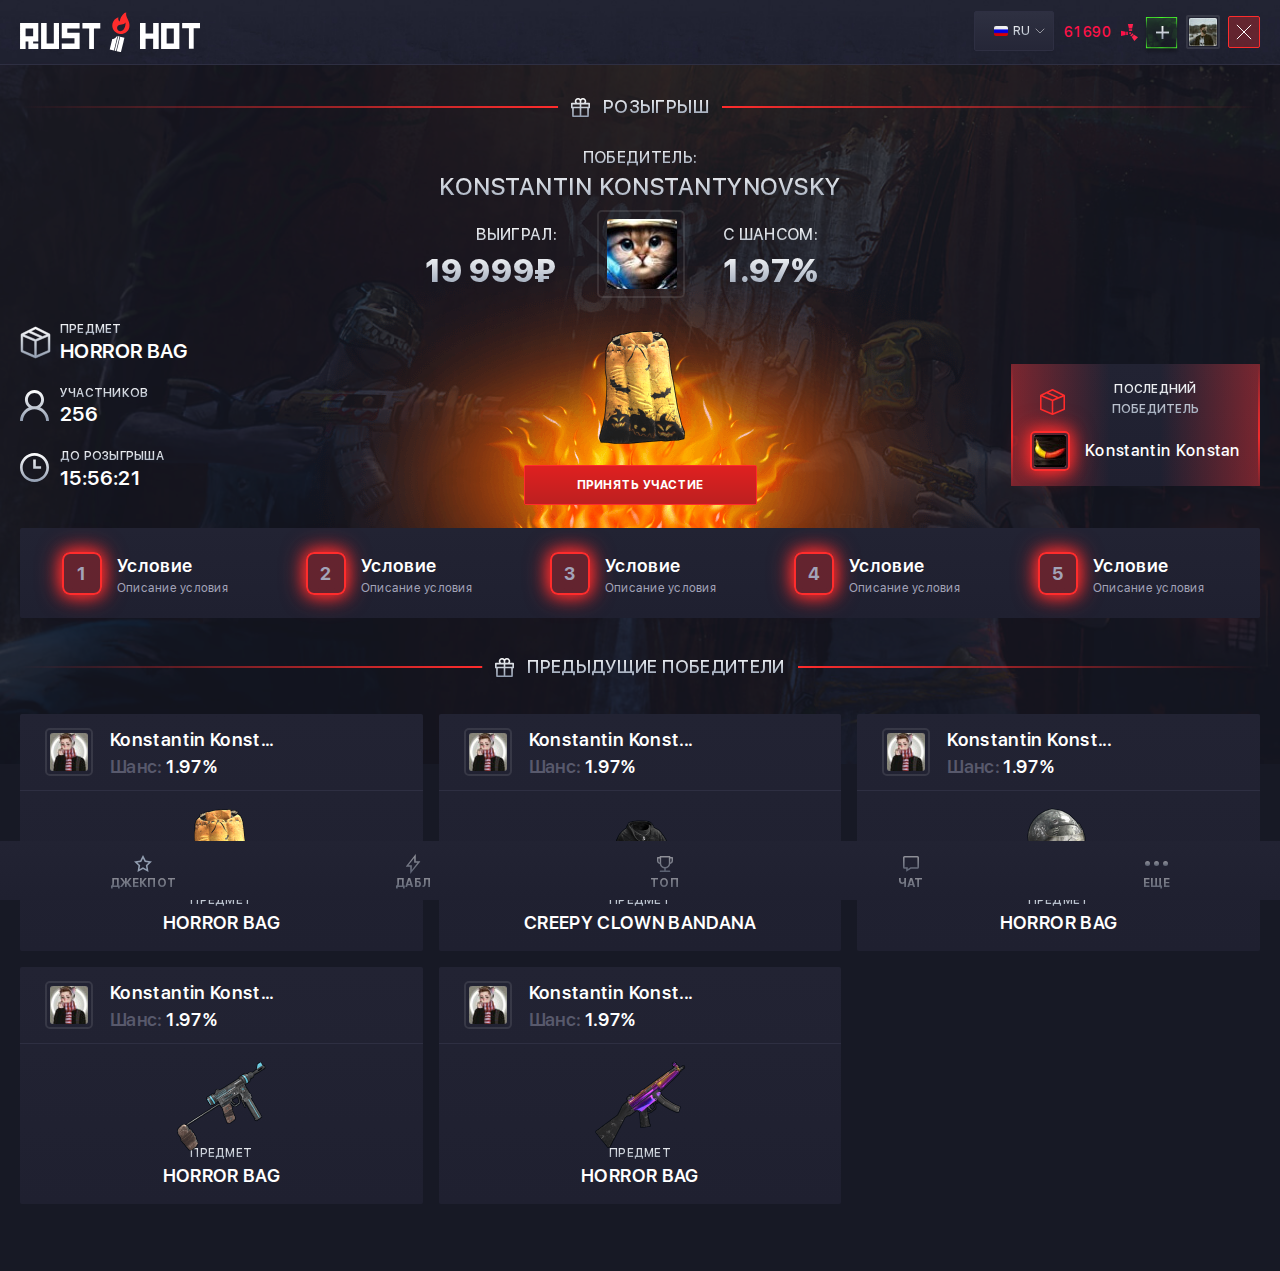
<file: raffle_2.html>
<!DOCTYPE html>

<html lang="ru">

<head>
	<meta charset="utf-8">
	<meta http-equiv="X-UA-Compatible" content="IE=edge" >
	<meta name="viewport" content="width=device-width, initial-scale=1.0">
	<meta name="description" content="">
	<link rel="stylesheet" type="text/css" href="style.css">
	<link rel="icon" type="image/png" href="favicon/favicon.ico" sizes="16x16">	
	<title>Rushot</title>
</head>

<body>

	<div class="wrapper">

	<!-- Header -->
		
	<header>
		<div class="header_site">
			<div class="left">
				<a href="#" class="logo">
					<img class="logo_img" src="img/logo.svg" alt="" />
					<img class="logo_shadow" src="img/logo_shadow.svg" alt="" />
				</a>
			</div>
			<div class="right">
				<div class="main_nav_wrapp">
					<ul class="main_nav">
						<li>
							<a href="/////">
								<i class="star_big visible"></i>
								<i class="star_red_big hover"></i>
								<span>Джекпот</span>
							</a>
						</li>
						<li>
							<a href="/////">
								<i class="doble_big visible"></i>
								<i class="doble_red_big hover"></i>
								<span>дабл</span>
							</a>
						</li>
						<li>
							<a href="/////">
								<i class="clock_big visible"></i>
								<i class="clock_red_big hover"></i>
								<span>история игр</span>
							</a>
						</li>
						<li>
							<a href="/////">
								<i class="settings_big visible"></i>
								<i class="settings_red_big hover"></i>
								<span>поддержка</span>
							</a>
						</li>
						<li>
							<a href="/////">
								<i class="cup_big visible"></i>
								<i class="cup_red_big hover"></i>
								<span>топ игроков</span>
							</a>
						</li>
					</ul>
				</div>
				<div class="lang_wrapp">
					<div class="lang_drop_menu">
						<div class="lang_current">
							<div>
								<img src="img/rus_flag.svg" alt="">
								<p>RU</p>
							</div>
						</div>
						<div class="dropdown_lang">
							<ul class="lang_list">
								<li><a href="#"><p class="lang_item"><img src="img/rus_flag.svg" alt="" /><span>RU</span></p></a></li>
								<li><a href="#" class="active"><p class="lang_item"><img src="img/eng_flag.svg" alt="" /><span>ENG</span></p></a></li>
							</ul>
						</div>
					</div>
				</div>
				<div class="steam_btn_wrapp">
					<a href="" class="steam_btn">
						<div>
							<i class="steam_icon"></i>
						</div>
						<div>
							<p>войти через</p>
							<p>steam</p>
						</div>
					</a>
				</div>
				<div class="resp_toolbar">
					<div>
						<p class="balance_red">61 690<i class="icon_02"></i></p>
					</div>
					<div>
						<a href="#" class="ref_btn"></a>
					</div>
					<div>
						<a href="#" class="ava">
							<div class="img_box">
								<img src="img/ava.jpg" alt="" />
							</div>
						</a>
					</div>
					<div>
						<a href="#" class="logout"></a>
					</div>
				</div>
			</div>
		</div>								
	</header>

	<!-- /Header -->

	<!-- Resp Menu -->

	<div class="resp_menu" id="resp_nav">
		<button type="button" class="close_nav"></button>
		<ul class="resp_nav_list">
			<li>
				<a href="#">Link 1</a>
			</li>
			<li>
				<a href="#">Link 2</a>
			</li>
			<li>
				<a href="#">Link 3</a>
			</li>
		</ul>
		<ul class="soc_links">
			<li>
				<a href="#">
					<img class="visible" src="img/tel.svg" alt="" />
					<img class="hover" src="img/tel_white.svg" alt="" />
				</a>
			</li>
			<li>
				<a href="#">
					<img class="visible" src="img/tw.svg" alt="" />
					<img class="hover" src="img/tw_white.svg" alt="" />
				</a>
			</li>
			<li>
				<a href="#">
					<img class="visible" src="img/vk.svg" alt="" />
					<img class="hover" src="img/vk_white.svg" alt="" />
				</a>
			</li>
			<li>
				<a href="#">
					<img class="visible" src="img/dc.svg" alt="" />
					<img class="hover" src="img/dc_white.svg" alt="" />
				</a>
			</li>
		</ul>
	</div>

	 <!-- /Resp Menu -->

	<!-- Content -->
		<div class="content">

		<!-- Section 1 - Raffle Page -->

		<div class="content_templ">
			<div class="left" id="chatMenu">
				<div class="sidebar">
					<div class="sidebar_header">
						<div class="col_1">
							<div class="onl_ch">
								<div>
									<i class="chat"></i>
								</div>
								<div>
									<p>ОНЛАЙН-ЧАТ</p>
								</div>
							</div>
						</div>
						<div class="col_2">
							<button type="button" class="red_pill close_chat"><span>закрыть</span></button>
							<div class="count_chat_users">
								<i class="green_light"></i>
								<p>621</p>
							</div>
						</div>
					</div>
					<div class="chat_users scrollbar" id="chatUsers">
						<div class="user_item">
							<div class="col">
								<div class="user_avatar_wrapp">
									<div class="user_avatar">
										<div class="img_box">
											<img src="img/avatar.jpg" alt="" />
										</div>
									</div>
								</div>
							</div>
							<div class="col">
								<div class="user_text">
									<div class="user_text_header">
										<div>
											<h4>Freit</h4>
										</div>
										<div>
											<p>20:32</p>
										</div>
									</div>
									<div class="user_text_content">
										<p>Сообщение пользователя, даже в две строки, а может даже и в три можно сделать</p>
									</div>
								</div>
							</div>
						</div>
						<div class="user_item moderator">
							<div class="col">
								<div class="user_avatar_wrapp">
									<div class="user_avatar">
										<div class="img_box">
											<img src="img/avatar.jpg" alt="" />
										</div>
									</div>
									<p>MODER</p>
								</div>
							</div>
							<div class="col">
								<div class="user_text">
									<div class="user_text_header">
										<div>
											<h4>Freit</h4>
										</div>
										<div>
											<p>20:32</p>
										</div>
									</div>
									<div class="user_text_content">
										<p>Сообщение пользователя, даже в две строки, а может даже и в три можно сделать</p>
									</div>
								</div>
							</div>
						</div>
						<div class="user_item">
							<div class="col">
								<div class="user_avatar_wrapp">
									<div class="user_avatar">
										<div class="img_box">
											<img src="img/avatar.jpg" alt="" />
										</div>
									</div>
								</div>
							</div>
							<div class="col">
								<div class="user_text">
									<div class="user_text_header">
										<div>
											<h4>Freit</h4>
										</div>
										<div>
											<p>20:32</p>
										</div>
									</div>
									<div class="user_text_content">
										<p>Сообщение пользователя, даже в две строки, а может даже и в три можно сделать</p>
									</div>
								</div>
							</div>
						</div>
						<div class="user_item admin">
							<div class="col">
								<div class="user_avatar_wrapp">
									<div class="user_avatar">
										<div class="img_box">
											<img src="img/avatar.jpg" alt="" />
										</div>
									</div>
									<p>Admin</p>
								</div>
							</div>
							<div class="col">
								<div class="user_text">
									<div class="user_text_header">
										<div>
											<h4>Freit</h4>
										</div>
										<div>
											<p>20:32</p>
										</div>
									</div>
									<div class="user_text_content">
										<p>Сообщение пользователя, даже в две строки, а может даже и в три можно сделать</p>
									</div>
								</div>
							</div>
						</div>
						<div class="user_item">
							<div class="col">
								<div class="user_avatar_wrapp">
									<div class="user_avatar">
										<div class="img_box">
											<img src="img/avatar.jpg" alt="" />
										</div>
									</div>
								</div>
							</div>
							<div class="col">
								<div class="user_text">
									<div class="user_text_header">
										<div>
											<h4>Freit</h4>
										</div>
										<div>
											<p>20:32</p>
										</div>
									</div>
									<div class="user_text_content">
										<p>Сообщение пользователя, даже в две строки, а может даже и в три можно сделать</p>
									</div>
								</div>
							</div>
						</div>
						<div class="user_item">
							<div class="col">
								<div class="user_avatar_wrapp">
									<div class="user_avatar">
										<div class="img_box">
											<img src="img/avatar.jpg" alt="" />
										</div>
									</div>
								</div>
							</div>
							<div class="col">
								<div class="user_text">
									<div class="user_text_header">
										<div>
											<h4>Freit</h4>
										</div>
										<div>
											<p>20:32</p>
										</div>
									</div>
									<div class="user_text_content">
										<p>Сообщение пользователя, даже в две строки, а может даже и в три можно сделать</p>
									</div>
								</div>
							</div>
						</div>
						<div class="user_item">
							<div class="col">
								<div class="user_avatar_wrapp">
									<div class="user_avatar">
										<div class="img_box">
											<img src="img/avatar.jpg" alt="" />
										</div>
									</div>
								</div>
							</div>
							<div class="col">
								<div class="user_text">
									<div class="user_text_header">
										<div>
											<h4>Freit</h4>
										</div>
										<div>
											<p>20:32</p>
										</div>
									</div>
									<div class="user_text_content">
										<p>Сообщение пользователя, даже в две строки, а может даже и в три можно сделать</p>
									</div>
								</div>
							</div>
						</div>
						<div class="user_item">
							<div class="col">
								<div class="user_avatar_wrapp">
									<div class="user_avatar">
										<div class="img_box">
											<img src="img/avatar.jpg" alt="" />
										</div>
									</div>
								</div>
							</div>
							<div class="col">
								<div class="user_text">
									<div class="user_text_header">
										<div>
											<h4>Freit</h4>
										</div>
										<div>
											<p>20:32</p>
										</div>
									</div>
									<div class="user_text_content">
										<p>Сообщение пользователя, даже в две строки, а может даже и в три можно сделать</p>
									</div>
								</div>
							</div>
						</div>
						<div class="user_item">
							<div class="col">
								<div class="user_avatar_wrapp">
									<div class="user_avatar">
										<div class="img_box">
											<img src="img/avatar.jpg" alt="" />
										</div>
									</div>
								</div>
							</div>
							<div class="col">
								<div class="user_text">
									<div class="user_text_header">
										<div>
											<h4>Freit</h4>
										</div>
										<div>
											<p>20:32</p>
										</div>
									</div>
									<div class="user_text_content">
										<p>Сообщение пользователя, даже в две строки, а может даже и в три можно сделать</p>
									</div>
								</div>
							</div>
						</div>
						<div class="user_item">
							<div class="col">
								<div class="user_avatar_wrapp">
									<div class="user_avatar">
										<div class="img_box">
											<img src="img/avatar.jpg" alt="" />
										</div>
									</div>
								</div>
							</div>
							<div class="col">
								<div class="user_text">
									<div class="user_text_header">
										<div>
											<h4>Freit</h4>
										</div>
										<div>
											<p>20:32</p>
										</div>
									</div>
									<div class="user_text_content">
										<p>Сообщение пользователя, даже в две строки, а может даже и в три можно сделать</p>
									</div>
								</div>
							</div>
						</div>
						<div class="user_item">
							<div class="col">
								<div class="user_avatar_wrapp">
									<div class="user_avatar">
										<div class="img_box">
											<img src="img/avatar.jpg" alt="" />
										</div>
									</div>
								</div>
							</div>
							<div class="col">
								<div class="user_text">
									<div class="user_text_header">
										<div>
											<h4>Freit</h4>
										</div>
										<div>
											<p>20:32</p>
										</div>
									</div>
									<div class="user_text_content">
										<p>Сообщение пользователя, даже в две строки, а может даже и в три можно сделать</p>
									</div>
								</div>
							</div>
						</div>
					</div>
				</div>
				<div class="form_wrapp resp_form_wrapp">
					<form>
						<div class="form">
							<div class="col">
								<div class="input_wrapp_2 form_input">
									<div class="show_field"></div>
									<textarea class="formInput" placeholder="Ваше сообщение..." name="" ></textarea>
									<div class="count_symbols" data-maxsimbols = "100">100</div>
								</div>
							</div>
							<div class="col">
								<button type="submit" class="submit_btn"></button>
							</div>
						</div>
					</form>
				</div>
			</div>
			<div class="right top_bg">
				<div class="z_wrapp">
					<div class="history_wrapp">
						<div class="history_title">
							<div class="h_wrapp">
								<div class="hwrapp_inner">
									<i class="price"></i>
									<h3>розыгрыш</h3>
								</div>
							</div>
						</div>
						
						<div class="total_winner">
							<div class="total_winner_header">
								<h3>победитель:</h3>
								<h2>konstantin konstantynovsky</h2>
							</div>
							<div class="winner_three_cols">
								<div>
									<div class="total_winner_item">
										<h3>выиграл:</h3>
										<p>19 999₽</p>
									</div>
								</div>
								<div>
									<div class="total_winner_avatar">
										<div class="img_box">
											<img src="img/avatar_5.jpg" alt="" />
										</div>
									</div>
								</div>
								<div>
									<div class="total_winner_item">
										<h3>с шансом:</h3>
										<p>1.97%</p>
									</div>
								</div>
							</div>
						</div>

						<div class="three_cols">
							<div>
								<div class="items">
									<div class="draw_item">
										<div>
											<img src="img/cub.svg" alt="" />
										</div>
										<div>
											<h3>предмет</h3>
											<p>Horror bag</p>
										</div>
									</div>
									<div class="draw_item">
										<div>
											<img src="img/user.svg" alt="" />
										</div>
										<div>
											<h3>участников</h3>
											<p>256</p>
										</div>
									</div>
									<div class="draw_item">
										<div>
											<img src="img/clock.svg" alt="" />
										</div>
										<div>
											<h3>до розыгрыша</h3>
											<p>15:56:21</p>
										</div>
									</div>
								</div>
							</div>
							<div>
								<div class="raffle_case_wrapp">
									<img class="fire_img" src="img/fire_2.png" alt="" />
									<div class="img_box">
										<img src="img/bag.png" alt="" />
									</div>
									<div class="button_wrapp">
										<a href="#" class="red_pill"><span>принять участие</span></a>
									</div>									
								</div>
							</div>
							<div>
								<div>
									<div class="gamer_params_wrapp gamer_params_wrapp_1">
										<div>
											<div class="gamer_params gamer_params_1">
												<div>
													<div class="single_item">
														<div class="draw_item">
															<div>
																<img src="img/cub_red.svg" alt="" />
															</div>
															<div>
																<h3>последний победитель</h3>
															</div>
														</div>
													</div>
												</div>
												<div>
													<div class="items_2">
														<div class="draw_item">
															<div>
																<img src="img/percent_red.svg" alt="" />
															</div>
															<div>
																<h3>процент</h3>
																<p>1.97</p>
															</div>
														</div>
													</div>
												</div>
												<div>
													<div class="user_wrapp_2">
														<div>
															<h3>Konstantin Konstan</h3>
														</div>
														<div>
															<div class="user_avatar red">
																<div class="img_box">
																	<img src="img/avatar.jpg" alt="">
																</div>
															</div>
														</div>
													</div>
												</div>
											</div>
										</div>
									</div>
								</div>
							</div>
						</div>

						<div class="items_wrapp">
							<div class="items_wrapp_3">
								<div class="item_3">
									<div>
										<div class="number">
											<p>1</p>
										</div>
									</div>
									<div>
										<h3>Условие</h3>
										<p>Описание условия</p>
									</div>
								</div>
								<div class="item_3">
									<div>
										<div class="number">
											<p>2</p>
										</div>
									</div>
									<div>
										<h3>Условие</h3>
										<p>Описание условия</p>
									</div>
								</div>
								<div class="item_3">
									<div>
										<div class="number">
											<p>3</p>
										</div>
									</div>
									<div>
										<h3>Условие</h3>
										<p>Описание условия</p>
									</div>
								</div>
								<div class="item_3">
									<div>
										<div class="number">
											<p>4</p>
										</div>
									</div>
									<div>
										<h3>Условие</h3>
										<p>Описание условия</p>
									</div>
								</div>
								<div class="item_3">
									<div>
										<div class="number">
											<p>5</p>
										</div>
									</div>
									<div>
										<h3>Условие</h3>
										<p>Описание условия</p>
									</div>
								</div>
							</div>
						</div>

						<div class="resp_box">
							<div class="items resp_items">
								<div class="draw_item">
									<div>
										<img src="img/cub.svg" alt="" />
									</div>
									<div>
										<h3>предмет</h3>
										<p>Horror bag</p>
									</div>
								</div>
								<div class="draw_item">
									<div>
										<img src="img/user.svg" alt="" />
									</div>
									<div>
										<h3>участников</h3>
										<p>256</p>
									</div>
								</div>
								<div class="draw_item">
									<div>
										<img src="img/clock.svg" alt="" />
									</div>
									<div>
										<h3>до розыгрыша</h3>
										<p>15:56:21</p>
									</div>
								</div>
							</div>
							<div class="gamer_params_wrapp gamer_params_wrapp_1 gamer_params_wrapp_resp">
								<div>
									<div class="gamer_params gamer_params_1">
										<div>
											<div class="single_item">
												<div class="draw_item">
													<div>
														<img src="img/cub_red.svg" alt="" />
													</div>
													<div>
														<h3>последний победитель</h3>
													</div>
												</div>
											</div>
										</div>
										<div>
											<div class="items_2">
												<div class="draw_item">
													<div>
														<img src="img/percent_red.svg" alt="" />
													</div>
													<div>
														<h3>процент</h3>
														<p>1.97</p>
													</div>
												</div>
											</div>
										</div>
										<div>
											<div class="user_wrapp_2">
												<div>
													<h3>Konstantin Konstan</h3>
												</div>
												<div>
													<div class="user_avatar red">
														<div class="img_box">
															<img src="img/avatar.jpg" alt="">
														</div>
													</div>
												</div>
											</div>
										</div>
									</div>
								</div>
							</div>
						</div>

						<div class="history_title">
							<div class="h_wrapp">
								<div class="hwrapp_inner">
									<i class="price"></i>
									<h3>предыдущие победители</h3>
								</div>
							</div>
						</div>

						<div class="winners_thumbnails">
							<div class="winner_thumb">
								<div class="winner_thumb_header">
									<div class="user_info_2">
										<div>
											<div class="user_avatar_4">
												<div class="img_box">
													<img src="img/avatar_4.jpg" alt="" />
												</div>
											</div>
										</div>
										<div>
											<h3>Konstantin Konst...</h3>
											<p>Шанс: <span>1.97%</span></p>
										</div>
									</div>
								</div>
								<div class="winner_thumb_content">
									<div class="img_box">
										<img src="img/bag_2.png" alt="" />
									</div>
									<div class="descript">
										<h3>предмет</h3>
										<p>Horror bag</p>
									</div>
								</div>
							</div>
							<div class="winner_thumb">
								<div class="winner_thumb_header">
									<div class="user_info_2">
										<div>
											<div class="user_avatar_4">
												<div class="img_box">
													<img src="img/avatar_4.jpg" alt="" />
												</div>
											</div>
										</div>
										<div>
											<h3>Konstantin Konst...</h3>
											<p>Шанс: <span>1.97%</span></p>
										</div>
									</div>
								</div>
								<div class="winner_thumb_content">
									<div class="img_box">
										<img src="img/image_06.png" alt="" />
									</div>
									<div class="descript">
										<h3>предмет</h3>
										<p>Creepy Clown Bandana</p>
									</div>
								</div>
							</div>
							<div class="winner_thumb">
								<div class="winner_thumb_header">
									<div class="user_info_2">
										<div>
											<div class="user_avatar_4">
												<div class="img_box">
													<img src="img/avatar_4.jpg" alt="" />
												</div>
											</div>
										</div>
										<div>
											<h3>Konstantin Konst...</h3>
											<p>Шанс: <span>1.97%</span></p>
										</div>
									</div>
								</div>
								<div class="winner_thumb_content">
									<div class="img_box">
										<img src="img/image_07.png" alt="" />
									</div>
									<div class="descript">
										<h3>предмет</h3>
										<p>Horror bag</p>
									</div>
								</div>
							</div>
							<div class="winner_thumb">
								<div class="winner_thumb_header">
									<div class="user_info_2">
										<div>
											<div class="user_avatar_4">
												<div class="img_box">
													<img src="img/avatar_4.jpg" alt="" />
												</div>
											</div>
										</div>
										<div>
											<h3>Konstantin Konst...</h3>
											<p>Шанс: <span>1.97%</span></p>
										</div>
									</div>
								</div>
								<div class="winner_thumb_content">
									<div class="img_box">
										<img src="img/image_08.png" alt="" />
									</div>
									<div class="descript">
										<h3>предмет</h3>
										<p>Horror bag</p>
									</div>
								</div>
							</div>
							<div class="winner_thumb">
								<div class="winner_thumb_header">
									<div class="user_info_2">
										<div>
											<div class="user_avatar_4">
												<div class="img_box">
													<img src="img/avatar_4.jpg" alt="" />
												</div>
											</div>
										</div>
										<div>
											<h3>Konstantin Konst...</h3>
											<p>Шанс: <span>1.97%</span></p>
										</div>
									</div>
								</div>
								<div class="winner_thumb_content">
									<div class="img_box">
										<img src="img/image_09.png" alt="" />
									</div>
									<div class="descript">
										<h3>предмет</h3>
										<p>Horror bag</p>
									</div>
								</div>
							</div>
						</div>

					</div>
				</div>
			</div>
		</div>

		<!-- /Section 1 - Raffle Page -->

		</div>
	<!-- /Content -->

	<!-- Footer -->

		<footer class="footer_section">
			<div class="footer_templ">
				<div class="left" id="footerForm">
					<div class="form_wrapp">
						<form>
							<div class="form">
								<div class="col">
									<div class="input_wrapp_2 form_input">
										<div class="show_field"></div>
										<textarea class="formInput" placeholder="Ваше сообщение..." name="" ></textarea>
										<div class="count_symbols" data-maxsimbols = "100">100</div>
									</div>
								</div>
								<div class="col">
									<button type="submit" class="submit_btn"></button>
								</div>
							</div>
						</form>
					</div>
				</div>
				<div class="right">
					<div class="two_cols_3">
						<div class="col">
							<div class="text_wrapp">
								<p>RUSTHOT.COM - копирование дизайна сайта, элементов или контента строго запрещена. Все скрипты и графические элементы являются собственностью администрации сайта.</p>
							</div>
						</div>
						<div class="col">
							<ul class="soc_links">
								<li>
									<a href="#">
										<img class="visible" src="img/tel.svg" alt="" />
										<img class="hover" src="img/tel_white.svg" alt="" />
									</a>
								</li>
								<li>
									<a href="#">
										<img class="visible" src="img/tw.svg" alt="" />
										<img class="hover" src="img/tw_white.svg" alt="" />
									</a>
								</li>
								<li>
									<a href="#">
										<img class="visible" src="img/vk.svg" alt="" />
										<img class="hover" src="img/vk_white.svg" alt="" />
									</a>
								</li>
								<li>
									<a href="#">
										<img class="visible" src="img/dc.svg" alt="" />
										<img class="hover" src="img/dc_white.svg" alt="" />
									</a>
								</li>
							</ul>
						</div>
					</div>
				</div>
			</div>
			<!-- Resp Footer -->
			<div class="resp_footer">
				<ul class="resp_nav">
					<li>
						<a href="#">
							<div class="icon_box">
								<i class="star visible"></i>
								<i class="star_red hover"></i>
							</div>
							<p>Джекпот</p>
						</a>
					</li>
					<li>
						<a href="#">
							<div class="icon_box">
								<i class="doble_resp visible"></i>
								<i class="doble_resp_red hover"></i>
							</div>
							<p>дабл</p>
						</a>
					</li>
					<li>
						<a href="#">
							<div class="icon_box">
								<i class="cup_resp visible"></i>
								<i class="cup_resp_red hover"></i>
							</div>
							<p>топ</p>
						</a>
					</li>
					<li>
						<a href="#" class="chat_link">
							<div class="icon_box">
								<i class="chat_resp visible"></i>
								<i class="chat_resp_red hover"></i>
							</div>
							<p>чат</p>
						</a>
					</li>
					<li>
						<a href="#" class="more_link">
							<div class="more_dots">
								<span></span>
								<span></span>
								<span></span>
							</div>
							<p>еще</p>
						</a>
					</li>
				</ul>
			</div>
			<!-- /Resp Footer -->
		</footer>

	<!-- /Footer -->

	</div>

<link rel="stylesheet" type="text/css" href="responsive.css">
	<link rel="stylesheet" type="text/css" href="slick/slick.css">
	<link rel="stylesheet" type="text/css" href="vendors/css/jquery.mCustomScrollbar.css">
	<script src="vendors/js/jquery.js"></script>
	<script src="slick/slick.js"></script>
	<script type="text/javascript" src="vendors/js/jquery.mCustomScrollbar.concat.min.js"></script>
	<script src="js/scripts.js"></script>

</body>
</html>
</file>
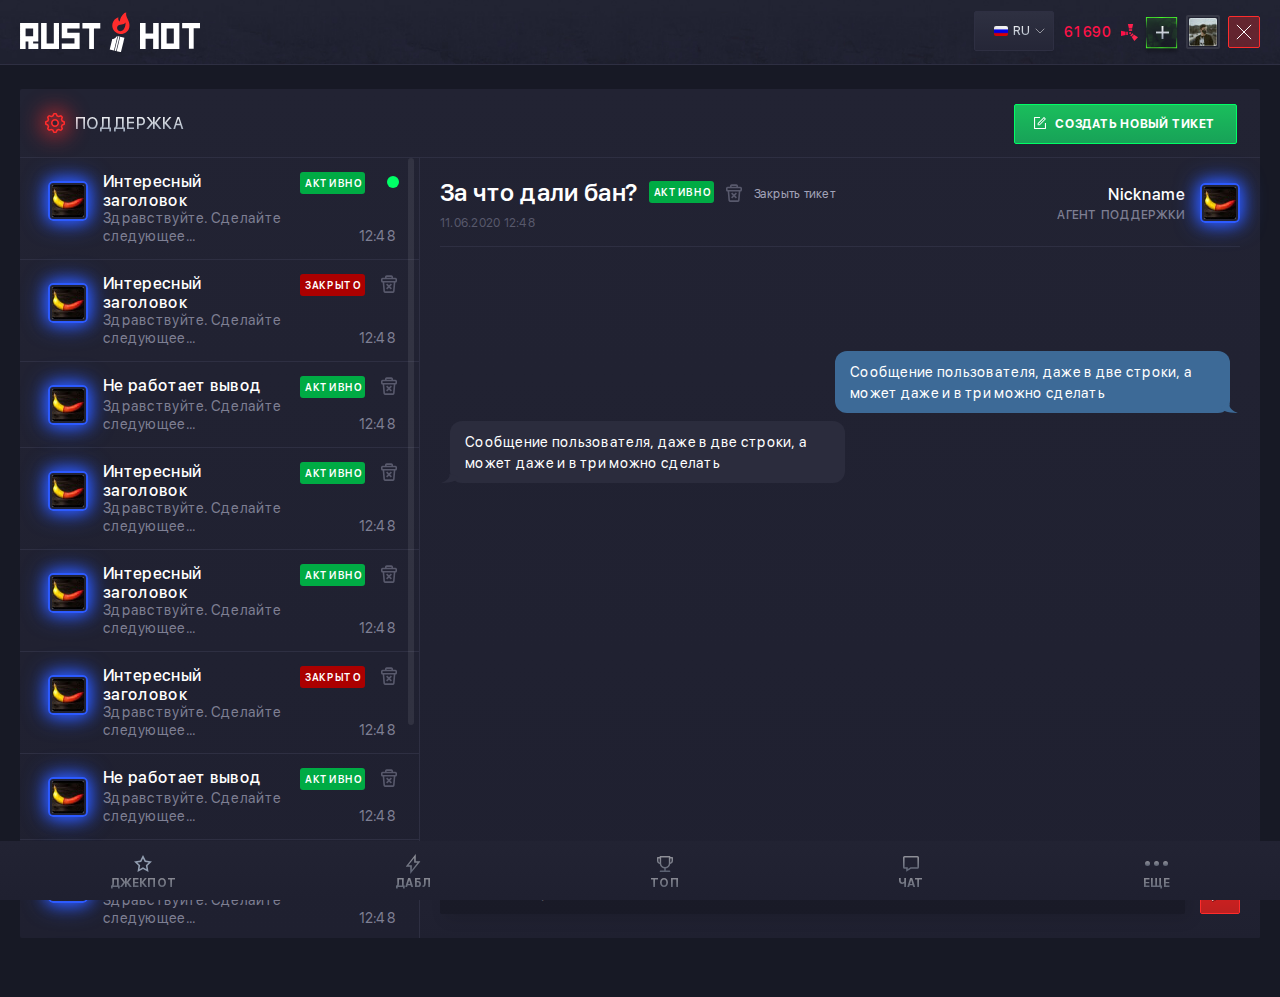
<file: support.html>
<!DOCTYPE html>

<html lang="ru">

<head>
	<meta charset="utf-8">
	<meta http-equiv="X-UA-Compatible" content="IE=edge" >
	<meta name="viewport" content="width=device-width, initial-scale=1.0">
	<meta name="description" content="">
	<link rel="stylesheet" type="text/css" href="style.css">
	<link rel="icon" type="image/png" href="favicon/favicon.ico" sizes="16x16">	
	<title>Rushot</title>
</head>

<body>

	<div class="wrapper">

	<!-- Header -->
		
	<header>
		<div class="header_site">
			<div class="left">
				<a href="#" class="logo">
					<img class="logo_img" src="img/logo.svg" alt="" />
					<img class="logo_shadow" src="img/logo_shadow.svg" alt="" />
				</a>
			</div>
			<div class="right">
				<div class="main_nav_wrapp">
					<ul class="main_nav">
						<li>
							<a href="/////">
								<i class="star_big visible"></i>
								<i class="star_red_big hover"></i>
								<span>Джекпот</span>
							</a>
						</li>
						<li>
							<a href="/////">
								<i class="doble_big visible"></i>
								<i class="doble_red_big hover"></i>
								<span>дабл</span>
							</a>
						</li>
						<li>
							<a href="/////">
								<i class="clock_big visible"></i>
								<i class="clock_red_big hover"></i>
								<span>история игр</span>
							</a>
						</li>
						<li>
							<a href="/////">
								<i class="settings_big visible"></i>
								<i class="settings_red_big hover"></i>
								<span>поддержка</span>
							</a>
						</li>
						<li>
							<a href="/////">
								<i class="cup_big visible"></i>
								<i class="cup_red_big hover"></i>
								<span>топ игроков</span>
							</a>
						</li>
					</ul>
				</div>
				<div class="lang_wrapp">
					<div class="lang_drop_menu">
						<div class="lang_current">
							<div>
								<img src="img/rus_flag.svg" alt="">
								<p>RU</p>
							</div>
						</div>
						<div class="dropdown_lang">
							<ul class="lang_list">
								<li><a href="#"><p class="lang_item"><img src="img/rus_flag.svg" alt="" /><span>RU</span></p></a></li>
								<li><a href="#" class="active"><p class="lang_item"><img src="img/eng_flag.svg" alt="" /><span>ENG</span></p></a></li>
							</ul>
						</div>
					</div>
				</div>
				<div class="steam_btn_wrapp">
					<a href="" class="steam_btn">
						<div>
							<i class="steam_icon"></i>
						</div>
						<div>
							<p>войти через</p>
							<p>steam</p>
						</div>
					</a>
				</div>
				<div class="resp_toolbar">
					<div>
						<p class="balance_red">61 690<i class="icon_02"></i></p>
					</div>
					<div>
						<a href="#" class="ref_btn"></a>
					</div>
					<div>
						<a href="#" class="ava">
							<div class="img_box">
								<img src="img/ava.jpg" alt="" />
							</div>
						</a>
					</div>
					<div>
						<a href="#" class="logout"></a>
					</div>
				</div>
			</div>
		</div>								
	</header>

	<!-- /Header -->

	<!-- Resp Menu -->

	<div class="resp_menu" id="resp_nav">
		<button type="button" class="close_nav"></button>
		<ul class="resp_nav_list">
			<li>
				<a href="#">Link 1</a>
			</li>
			<li>
				<a href="#">Link 2</a>
			</li>
			<li>
				<a href="#">Link 3</a>
			</li>
		</ul>
		<ul class="soc_links">
			<li>
				<a href="#">
					<img class="visible" src="img/tel.svg" alt="" />
					<img class="hover" src="img/tel_white.svg" alt="" />
				</a>
			</li>
			<li>
				<a href="#">
					<img class="visible" src="img/tw.svg" alt="" />
					<img class="hover" src="img/tw_white.svg" alt="" />
				</a>
			</li>
			<li>
				<a href="#">
					<img class="visible" src="img/vk.svg" alt="" />
					<img class="hover" src="img/vk_white.svg" alt="" />
				</a>
			</li>
			<li>
				<a href="#">
					<img class="visible" src="img/dc.svg" alt="" />
					<img class="hover" src="img/dc_white.svg" alt="" />
				</a>
			</li>
		</ul>
	</div>

	 <!-- /Resp Menu -->

	<!-- Content -->
		<div class="content">

		<!-- Section 1 - Support Page -->

		<div class="content_templ">
			<div class="left" id="chatMenu">
				<div class="sidebar">
					<div class="sidebar_header">
						<div class="col_1">
							<div class="onl_ch">
								<div>
									<i class="chat"></i>
								</div>
								<div>
									<p>ОНЛАЙН-ЧАТ</p>
								</div>
							</div>
						</div>
						<div class="col_2">
							<button type="button" class="red_pill close_chat"><span>закрыть</span></button>
							<div class="count_chat_users">
								<i class="green_light"></i>
								<p>621</p>
							</div>
						</div>
					</div>
					<div class="chat_users scrollbar" id="chatUsers">
						<div class="user_item">
							<div class="col">
								<div class="user_avatar_wrapp">
									<div class="user_avatar">
										<div class="img_box">
											<img src="img/avatar.jpg" alt="" />
										</div>
									</div>
								</div>
							</div>
							<div class="col">
								<div class="user_text">
									<div class="user_text_header">
										<div>
											<h4>Freit</h4>
										</div>
										<div>
											<p>20:32</p>
										</div>
									</div>
									<div class="user_text_content">
										<p>Сообщение пользователя, даже в две строки, а может даже и в три можно сделать</p>
									</div>
								</div>
							</div>
						</div>
						<div class="user_item moderator">
							<div class="col">
								<div class="user_avatar_wrapp">
									<div class="user_avatar">
										<div class="img_box">
											<img src="img/avatar.jpg" alt="" />
										</div>
									</div>
									<p>MODER</p>
								</div>
							</div>
							<div class="col">
								<div class="user_text">
									<div class="user_text_header">
										<div>
											<h4>Freit</h4>
										</div>
										<div>
											<p>20:32</p>
										</div>
									</div>
									<div class="user_text_content">
										<p>Сообщение пользователя, даже в две строки, а может даже и в три можно сделать</p>
									</div>
								</div>
							</div>
						</div>
						<div class="user_item">
							<div class="col">
								<div class="user_avatar_wrapp">
									<div class="user_avatar">
										<div class="img_box">
											<img src="img/avatar.jpg" alt="" />
										</div>
									</div>
								</div>
							</div>
							<div class="col">
								<div class="user_text">
									<div class="user_text_header">
										<div>
											<h4>Freit</h4>
										</div>
										<div>
											<p>20:32</p>
										</div>
									</div>
									<div class="user_text_content">
										<p>Сообщение пользователя, даже в две строки, а может даже и в три можно сделать</p>
									</div>
								</div>
							</div>
						</div>
						<div class="user_item admin">
							<div class="col">
								<div class="user_avatar_wrapp">
									<div class="user_avatar">
										<div class="img_box">
											<img src="img/avatar.jpg" alt="" />
										</div>
									</div>
									<p>Admin</p>
								</div>
							</div>
							<div class="col">
								<div class="user_text">
									<div class="user_text_header">
										<div>
											<h4>Freit</h4>
										</div>
										<div>
											<p>20:32</p>
										</div>
									</div>
									<div class="user_text_content">
										<p>Сообщение пользователя, даже в две строки, а может даже и в три можно сделать</p>
									</div>
								</div>
							</div>
						</div>
						<div class="user_item">
							<div class="col">
								<div class="user_avatar_wrapp">
									<div class="user_avatar">
										<div class="img_box">
											<img src="img/avatar.jpg" alt="" />
										</div>
									</div>
								</div>
							</div>
							<div class="col">
								<div class="user_text">
									<div class="user_text_header">
										<div>
											<h4>Freit</h4>
										</div>
										<div>
											<p>20:32</p>
										</div>
									</div>
									<div class="user_text_content">
										<p>Сообщение пользователя, даже в две строки, а может даже и в три можно сделать</p>
									</div>
								</div>
							</div>
						</div>
						<div class="user_item">
							<div class="col">
								<div class="user_avatar_wrapp">
									<div class="user_avatar">
										<div class="img_box">
											<img src="img/avatar.jpg" alt="" />
										</div>
									</div>
								</div>
							</div>
							<div class="col">
								<div class="user_text">
									<div class="user_text_header">
										<div>
											<h4>Freit</h4>
										</div>
										<div>
											<p>20:32</p>
										</div>
									</div>
									<div class="user_text_content">
										<p>Сообщение пользователя, даже в две строки, а может даже и в три можно сделать</p>
									</div>
								</div>
							</div>
						</div>
						<div class="user_item">
							<div class="col">
								<div class="user_avatar_wrapp">
									<div class="user_avatar">
										<div class="img_box">
											<img src="img/avatar.jpg" alt="" />
										</div>
									</div>
								</div>
							</div>
							<div class="col">
								<div class="user_text">
									<div class="user_text_header">
										<div>
											<h4>Freit</h4>
										</div>
										<div>
											<p>20:32</p>
										</div>
									</div>
									<div class="user_text_content">
										<p>Сообщение пользователя, даже в две строки, а может даже и в три можно сделать</p>
									</div>
								</div>
							</div>
						</div>
						<div class="user_item">
							<div class="col">
								<div class="user_avatar_wrapp">
									<div class="user_avatar">
										<div class="img_box">
											<img src="img/avatar.jpg" alt="" />
										</div>
									</div>
								</div>
							</div>
							<div class="col">
								<div class="user_text">
									<div class="user_text_header">
										<div>
											<h4>Freit</h4>
										</div>
										<div>
											<p>20:32</p>
										</div>
									</div>
									<div class="user_text_content">
										<p>Сообщение пользователя, даже в две строки, а может даже и в три можно сделать</p>
									</div>
								</div>
							</div>
						</div>
						<div class="user_item">
							<div class="col">
								<div class="user_avatar_wrapp">
									<div class="user_avatar">
										<div class="img_box">
											<img src="img/avatar.jpg" alt="" />
										</div>
									</div>
								</div>
							</div>
							<div class="col">
								<div class="user_text">
									<div class="user_text_header">
										<div>
											<h4>Freit</h4>
										</div>
										<div>
											<p>20:32</p>
										</div>
									</div>
									<div class="user_text_content">
										<p>Сообщение пользователя, даже в две строки, а может даже и в три можно сделать</p>
									</div>
								</div>
							</div>
						</div>
						<div class="user_item">
							<div class="col">
								<div class="user_avatar_wrapp">
									<div class="user_avatar">
										<div class="img_box">
											<img src="img/avatar.jpg" alt="" />
										</div>
									</div>
								</div>
							</div>
							<div class="col">
								<div class="user_text">
									<div class="user_text_header">
										<div>
											<h4>Freit</h4>
										</div>
										<div>
											<p>20:32</p>
										</div>
									</div>
									<div class="user_text_content">
										<p>Сообщение пользователя, даже в две строки, а может даже и в три можно сделать</p>
									</div>
								</div>
							</div>
						</div>
						<div class="user_item">
							<div class="col">
								<div class="user_avatar_wrapp">
									<div class="user_avatar">
										<div class="img_box">
											<img src="img/avatar.jpg" alt="" />
										</div>
									</div>
								</div>
							</div>
							<div class="col">
								<div class="user_text">
									<div class="user_text_header">
										<div>
											<h4>Freit</h4>
										</div>
										<div>
											<p>20:32</p>
										</div>
									</div>
									<div class="user_text_content">
										<p>Сообщение пользователя, даже в две строки, а может даже и в три можно сделать</p>
									</div>
								</div>
							</div>
						</div>
					</div>
				</div>
				<div class="form_wrapp resp_form_wrapp">
					<form>
						<div class="form">
							<div class="col">
								<div class="input_wrapp_2 form_input">
									<div class="show_field"></div>
									<textarea class="formInput" placeholder="Ваше сообщение..." name=""></textarea>
									<div class="count_symbols" data-maxsimbols = "100">100</div>
								</div>
							</div>
							<div class="col">
								<button type="submit" class="submit_btn"></button>
							</div>
						</div>
					</form>
				</div>
			</div>
			<div class="right">
				<div class="z_wrapp">
					<div class="support_wrapp">
						<div class="support_header">
							<div class="col_1">
								<div class="h_wrapp_2">
									<i class="settings_red_big"></i>
									<h3>поддержка</h3>
								</div>
							</div>
							<div class="col_2">
								<a href="#" class="green_pill"><i class="notice"></i><span>создать новый тикет</span></a>
							</div>
						</div>
						<div class="chat_templ">
							<div class="chat_col_1">
								<div class="chat_users_2 scrollbar">
									<div class="chat_user_wrapp">
										<span class="inner_elem">
											<i class="green_circle"></i>
										</span>
										<a href="#" class="chat_user">
											<div>
												<div class="user_avatar blue">
													<div class="img_box">
														<img src="img/avatar.jpg" alt="" class="mCS_img_loaded">
													</div>
												</div>
											</div>
											<div>
												<div class="chat_user_header">
													<div>
														<h3>Интересный заголовок</h3>
													</div>
													<div>
														<div class="chat_user_inline">
															<div>
																<div class="status_pill green">
																	<p>активно</p>
																</div>
															</div>
															<div>
															</div>
														</div>
													</div>
												</div>
												<div class="chat_user_content">
													<div>
														<p>Здравствуйте. Сделайте следующее...</p>
													</div>
													<div>
														<p>12:48</p>
													</div>
												</div>
											</div>
										</a>
									</div>
									<div class="chat_user_wrapp">
										<button type="button" class="icon_btn inner_btn">
											<i class="grey_trash visible"></i>
											<i class="red_trash hover"></i>
										</button>
										<a href="#" class="chat_user">
											<div>
												<div class="user_avatar blue">
													<div class="img_box">
														<img src="img/avatar.jpg" alt="" class="mCS_img_loaded">
													</div>
												</div>
											</div>
											<div>
												<div class="chat_user_header">
													<div>
														<h3>Интересный заголовок</h3>
													</div>
													<div>
														<div class="chat_user_inline">
															<div>
																<div class="status_pill red">
																	<p>закрыто</p>
																</div>
															</div>
															<div></div>
														</div>
													</div>
												</div>
												<div class="chat_user_content">
													<div>
														<p>Здравствуйте. Сделайте следующее...</p>
													</div>
													<div>
														<p>12:48</p>
													</div>
												</div>
											</div>
										</a>
									</div>
									<div class="chat_user_wrapp">
										<button type="button" class="icon_btn inner_btn">
											<i class="grey_trash visible"></i>
											<i class="red_trash hover"></i>
										</button>
										<a href="#" class="chat_user">
											<div>
												<div class="user_avatar blue">
													<div class="img_box">
														<img src="img/avatar.jpg" alt="" class="mCS_img_loaded">
													</div>
												</div>
											</div>
											<div>
												<div class="chat_user_header">
													<div>
														<h3>Не работает вывод</h3>
													</div>
													<div>
														<div class="chat_user_inline">
															<div>
																<div class="status_pill green">
																	<p>активно</p>
																</div>
															</div>
															<div>
															</div>
														</div>
													</div>
												</div>
												<div class="chat_user_content">
													<div>
														<p>Здравствуйте. Сделайте следующее...</p>
													</div>
													<div>
														<p>12:48</p>
													</div>
												</div>
											</div>
										</a>
									</div>
									<div class="chat_user_wrapp">
										<button type="button" class="icon_btn inner_btn">
											<i class="grey_trash visible"></i>
											<i class="red_trash hover"></i>
										</button>
										<a href="#" class="chat_user">
											<div>
												<div class="user_avatar blue">
													<div class="img_box">
														<img src="img/avatar.jpg" alt="" class="mCS_img_loaded">
													</div>
												</div>
											</div>
											<div>
												<div class="chat_user_header">
													<div>
														<h3>Интересный заголовок</h3>
													</div>
													<div>
														<div class="chat_user_inline">
															<div>
																<div class="status_pill green">
																	<p>активно</p>
																</div>
															</div>
															<div>
															</div>
														</div>
													</div>
												</div>
												<div class="chat_user_content">
													<div>
														<p>Здравствуйте. Сделайте следующее...</p>
													</div>
													<div>
														<p>12:48</p>
													</div>
												</div>
											</div>
										</a>
									</div>
									<div class="chat_user_wrapp">
										<button type="button" class="icon_btn inner_btn">
											<i class="grey_trash visible"></i>
											<i class="red_trash hover"></i>
										</button>
										<a href="#" class="chat_user">
											<div>
												<div class="user_avatar blue">
													<div class="img_box">
														<img src="img/avatar.jpg" alt="" class="mCS_img_loaded">
													</div>
												</div>
											</div>
											<div>
												<div class="chat_user_header">
													<div>
														<h3>Интересный заголовок</h3>
													</div>
													<div>
														<div class="chat_user_inline">
															<div>
																<div class="status_pill green">
																	<p>активно</p>
																</div>
															</div>
															<div>
															</div>
														</div>
													</div>
												</div>
												<div class="chat_user_content">
													<div>
														<p>Здравствуйте. Сделайте следующее...</p>
													</div>
													<div>
														<p>12:48</p>
													</div>
												</div>
											</div>
										</a>
									</div>
									<div class="chat_user_wrapp">
										<button type="button" class="icon_btn inner_btn">
											<i class="grey_trash visible"></i>
											<i class="red_trash hover"></i>
										</button>
										<a href="#" class="chat_user">
											<div>
												<div class="user_avatar blue">
													<div class="img_box">
														<img src="img/avatar.jpg" alt="" class="mCS_img_loaded">
													</div>
												</div>
											</div>
											<div>
												<div class="chat_user_header">
													<div>
														<h3>Интересный заголовок</h3>
													</div>
													<div>
														<div class="chat_user_inline">
															<div>
																<div class="status_pill red">
																	<p>закрыто</p>
																</div>
															</div>
															<div>
															</div>
														</div>
													</div>
												</div>
												<div class="chat_user_content">
													<div>
														<p>Здравствуйте. Сделайте следующее...</p>
													</div>
													<div>
														<p>12:48</p>
													</div>
												</div>
											</div>
										</a>
									</div>
									<div class="chat_user_wrapp">
										<button type="button" class="icon_btn inner_btn">
											<i class="grey_trash visible"></i>
											<i class="red_trash hover"></i>
										</button>
										<a href="#" class="chat_user">
											<div>
												<div class="user_avatar blue">
													<div class="img_box">
														<img src="img/avatar.jpg" alt="" class="mCS_img_loaded">
													</div>
												</div>
											</div>
											<div>
												<div class="chat_user_header">
													<div>
														<h3>Не работает вывод</h3>
													</div>
													<div>
														<div class="chat_user_inline">
															<div>
																<div class="status_pill green">
																	<p>активно</p>
																</div>
															</div>
															<div>
															</div>
														</div>
													</div>
												</div>
												<div class="chat_user_content">
													<div>
														<p>Здравствуйте. Сделайте следующее...</p>
													</div>
													<div>
														<p>12:48</p>
													</div>
												</div>
											</div>
										</a>
									</div>
									<div class="chat_user_wrapp">
										<button type="button" class="icon_btn inner_btn">
											<i class="grey_trash visible"></i>
											<i class="red_trash hover"></i>
										</button>
										<a href="#" class="chat_user">
											<div>
												<div class="user_avatar blue">
													<div class="img_box">
														<img src="img/avatar.jpg" alt="" class="mCS_img_loaded">
													</div>
												</div>
											</div>
											<div>
												<div class="chat_user_header">
													<div>
														<h3>Интересный заголовок</h3>
													</div>
													<div>
														<div class="chat_user_inline">
															<div>
																<div class="status_pill green">
																	<p>активно</p>
																</div>
															</div>
															<div>
															</div>
														</div>
													</div>
												</div>
												<div class="chat_user_content">
													<div>
														<p>Здравствуйте. Сделайте следующее...</p>
													</div>
													<div>
														<p>12:48</p>
													</div>
												</div>
											</div>
										</a>
									</div>
									<div class="chat_user_wrapp">
										<button type="button" class="icon_btn inner_btn">
											<i class="grey_trash visible"></i>
											<i class="red_trash hover"></i>
										</button>
										<a href="#" class="chat_user">
											<div>
												<div class="user_avatar blue">
													<div class="img_box">
														<img src="img/avatar.jpg" alt="" class="mCS_img_loaded">
													</div>
												</div>
											</div>
											<div>
												<div class="chat_user_header">
													<div>
														<h3>Интересный заголовок</h3>
													</div>
													<div>
														<div class="chat_user_inline">
															<div>
																<div class="status_pill red">
																	<p>закрыто</p>
																</div>
															</div>
															<div>
															</div>
														</div>
													</div>
												</div>
												<div class="chat_user_content">
													<div>
														<p>Здравствуйте. Сделайте следующее...</p>
													</div>
													<div>
														<p>12:48</p>
													</div>
												</div>
											</div>
										</a>
									</div>
									<div class="chat_user_wrapp">
										<button type="button" class="icon_btn inner_btn">
											<i class="grey_trash visible"></i>
											<i class="red_trash hover"></i>
										</button>
										<a href="#" class="chat_user">
											<div>
												<div class="user_avatar blue">
													<div class="img_box">
														<img src="img/avatar.jpg" alt="" class="mCS_img_loaded">
													</div>
												</div>
											</div>
											<div>
												<div class="chat_user_header">
													<div>
														<h3>Не работает вывод</h3>
													</div>
													<div>
														<div class="chat_user_inline">
															<div>
																<div class="status_pill green">
																	<p>активно</p>
																</div>
															</div>
															<div>
															</div>
														</div>
													</div>
												</div>
												<div class="chat_user_content">
													<div>
														<p>Здравствуйте. Сделайте следующее...</p>
													</div>
													<div>
														<p>12:48</p>
													</div>
												</div>
											</div>
										</a>
									</div>
									<div class="chat_user_wrapp">
										<span class="inner_elem">
											<i class="green_circle"></i>
										</span>
										<a href="#" class="chat_user">
											<div>
												<div class="user_avatar blue">
													<div class="img_box">
														<img src="img/avatar.jpg" alt="" class="mCS_img_loaded">
													</div>
												</div>
											</div>
											<div>
												<div class="chat_user_header">
													<div>
														<h3>Интересный заголовок</h3>
													</div>
													<div>
														<div class="chat_user_inline">
															<div>
																<div class="status_pill green">
																	<p>активно</p>
																</div>
															</div>
															<div>
															</div>
														</div>
													</div>
												</div>
												<div class="chat_user_content">
													<div>
														<p>Здравствуйте. Сделайте следующее...</p>
													</div>
													<div>
														<p>12:48</p>
													</div>
												</div>
											</div>
										</a>
									</div>
								</div>
								<div class="resp_pill_wrapp">
									<a href="#" class="green_pill"><i class="notice"></i><span>создать новый тикет</span></a>
								</div>
							</div>
							<div class="chat_col_2">
								<div class="chat_box">
									<div class="chat_header">
										<div class="chat_header_col_1">
											<div class="inline_2">
												<div>
													<h2>За что дали бан?</h2>
												</div>
												<div>
													<div class="status_pill green">
														<p>активно</p>
													</div>
												</div>
												<div>
													<a href="#" class="icon_link">
														<span class="icon_btn">
															<i class="grey_trash visible"></i>
															<i class="red_trash hover"></i>
														</span>
														<span>Закрыть тикет</span>
													</a>
												</div>
											</div>
											<div class="time_row">
												<p>11.06.2020 12:48</p>
											</div>
										</div>
										<div class="chat_header_col_2">
											<div class="user_wrapp_2">
												<div>
													<h3>Nickname</h3>
													<p>АГЕНТ ПОДДЕРЖКИ</p>
												</div>
												<div>
													<div class="user_avatar blue">
														<div class="img_box">
															<img src="img/avatar.jpg" alt="" />
														</div>
													</div>
												</div>
											</div>
										</div>
									</div>
									<div class="chat_messages">
										<div>
											<div class="chat_message_wrapp right_m">
												<div class="chat_message">
													<p>Сообщение пользователя, даже в две строки, а может даже и в три можно сделать</p>
												</div>
											</div>
											<div class="chat_message_wrapp left_m">
												<div class="chat_message">
													<p>Сообщение пользователя, даже в две строки, а может даже и в три можно сделать</p>
												</div>
											</div>
										</div>
									</div>
									<div class="chat_footer">
										<div class="chat_form_wrapp">
											<form>
												<div class="chat_form">
													<div class="chat_form_col_1">
														<div class="input_wrapp_3">
															<input type="text" name="" placeholder="Ваше сообщение..." />
														</div>
													</div>
													<div class="chat_form_col_2">
														<button type="submit" class="submit_btn"></button>
													</div>
												</div>
											</form>
										</div>
									</div>
								</div>
							</div>
						</div>
					</div>
				</div>
			</div>
		</div>

		<!-- /Section 1 - Support Page -->

		</div>
	<!-- /Content -->

	<!-- Footer -->

		<footer class="footer_section">
			<div class="footer_templ">
				<div class="left" id="footerForm">
					<div class="form_wrapp">
						<form>
							<div class="form">
								<div class="col">
									<div class="input_wrapp_2 form_input">
										<div class="show_field"></div>
										<textarea class="formInput" placeholder="Ваше сообщение..." name=""></textarea>
										<div class="count_symbols" data-maxsimbols = "100">100</div>
									</div>
								</div>
								<div class="col">
									<button type="submit" class="submit_btn"></button>
								</div>
							</div>
						</form>
					</div>
				</div>
				<div class="right">
					<div class="two_cols_3">
						<div class="col">
							<div class="text_wrapp">
								<p>RUSTHOT.COM - копирование дизайна сайта, элементов или контента строго запрещена. Все скрипты и графические элементы являются собственностью администрации сайта.</p>
							</div>
						</div>
						<div class="col">
							<ul class="soc_links">
								<li>
									<a href="#">
										<img class="visible" src="img/tel.svg" alt="" />
										<img class="hover" src="img/tel_white.svg" alt="" />
									</a>
								</li>
								<li>
									<a href="#">
										<img class="visible" src="img/tw.svg" alt="" />
										<img class="hover" src="img/tw_white.svg" alt="" />
									</a>
								</li>
								<li>
									<a href="#">
										<img class="visible" src="img/vk.svg" alt="" />
										<img class="hover" src="img/vk_white.svg" alt="" />
									</a>
								</li>
								<li>
									<a href="#">
										<img class="visible" src="img/dc.svg" alt="" />
										<img class="hover" src="img/dc_white.svg" alt="" />
									</a>
								</li>
							</ul>
						</div>
					</div>
				</div>
			</div>
			<!-- Resp Footer -->
			<div class="resp_footer">
				<ul class="resp_nav">
					<li>
						<a href="#">
							<div class="icon_box">
								<i class="star visible"></i>
								<i class="star_red hover"></i>
							</div>
							<p>Джекпот</p>
						</a>
					</li>
					<li>
						<a href="#">
							<div class="icon_box">
								<i class="doble_resp visible"></i>
								<i class="doble_resp_red hover"></i>
							</div>
							<p>дабл</p>
						</a>
					</li>
					<li>
						<a href="#">
							<div class="icon_box">
								<i class="cup_resp visible"></i>
								<i class="cup_resp_red hover"></i>
							</div>
							<p>топ</p>
						</a>
					</li>
					<li>
						<a href="#" class="chat_link">
							<div class="icon_box">
								<i class="chat_resp visible"></i>
								<i class="chat_resp_red hover"></i>
							</div>
							<p>чат</p>
						</a>
					</li>
					<li>
						<a href="#" class="more_link">
							<div class="more_dots">
								<span></span>
								<span></span>
								<span></span>
							</div>
							<p>еще</p>
						</a>
					</li>
				</ul>
			</div>
			<!-- /Resp Footer -->
		</footer>

	<!-- /Footer -->

	</div>

<link rel="stylesheet" type="text/css" href="responsive.css">
	<link rel="stylesheet" type="text/css" href="slick/slick.css">
	<link rel="stylesheet" type="text/css" href="vendors/css/jquery.mCustomScrollbar.css">
	<script src="vendors/js/jquery.js"></script>
	<script src="slick/slick.js"></script>
	<script type="text/javascript" src="vendors/js/jquery.mCustomScrollbar.concat.min.js"></script>
	<script src="js/scripts.js"></script>

</body>
</html>
</file>
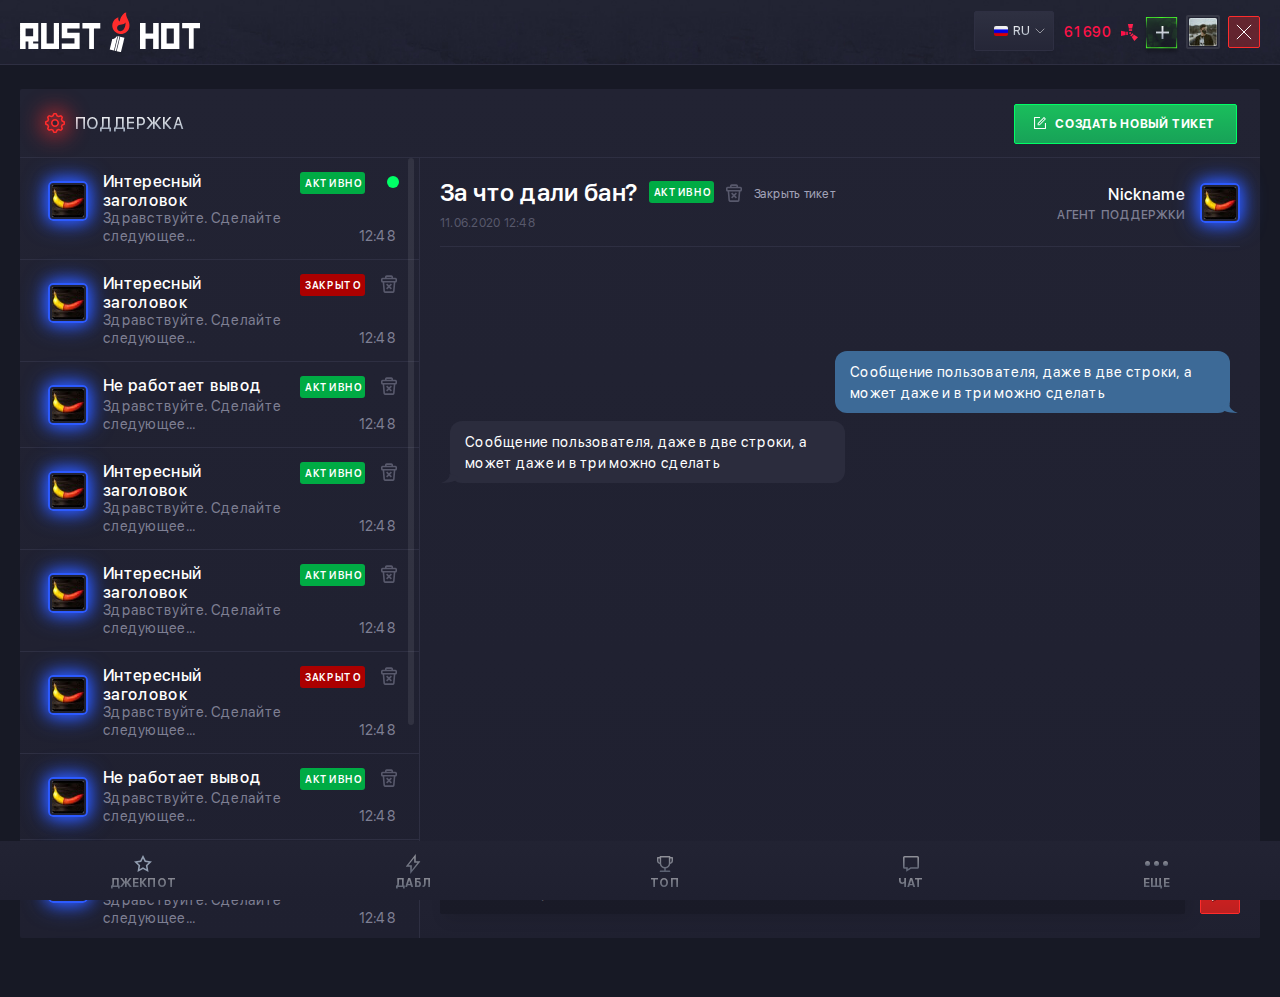
<file: support_2.html>
<!DOCTYPE html>

<html lang="ru">

<head>
	<meta charset="utf-8">
	<meta http-equiv="X-UA-Compatible" content="IE=edge" >
	<meta name="viewport" content="width=device-width, initial-scale=1.0">
	<meta name="description" content="">
	<link rel="stylesheet" type="text/css" href="style.css">
	<link rel="icon" type="image/png" href="favicon/favicon.ico" sizes="16x16">	
	<title>Rushot</title>
</head>

<body>

	<div class="wrapper">

	<!-- Header -->
		
	<header>
		<div class="header_site">
			<div class="left">
				<a href="#" class="logo">
					<img class="logo_img" src="img/logo.svg" alt="" />
					<img class="logo_shadow" src="img/logo_shadow.svg" alt="" />
				</a>
			</div>
			<div class="right">
				<div class="main_nav_wrapp">
					<ul class="main_nav">
						<li>
							<a href="/////">
								<i class="star_big visible"></i>
								<i class="star_red_big hover"></i>
								<span>Джекпот</span>
							</a>
						</li>
						<li>
							<a href="/////">
								<i class="doble_big visible"></i>
								<i class="doble_red_big hover"></i>
								<span>дабл</span>
							</a>
						</li>
						<li>
							<a href="/////">
								<i class="clock_big visible"></i>
								<i class="clock_red_big hover"></i>
								<span>история игр</span>
							</a>
						</li>
						<li>
							<a href="/////">
								<i class="settings_big visible"></i>
								<i class="settings_red_big hover"></i>
								<span>поддержка</span>
							</a>
						</li>
						<li>
							<a href="/////">
								<i class="cup_big visible"></i>
								<i class="cup_red_big hover"></i>
								<span>топ игроков</span>
							</a>
						</li>
					</ul>
				</div>
				<div class="lang_wrapp">
					<div class="lang_drop_menu">
						<div class="lang_current">
							<div>
								<img src="img/rus_flag.svg" alt="">
								<p>RU</p>
							</div>
						</div>
						<div class="dropdown_lang">
							<ul class="lang_list">
								<li><a href="#"><p class="lang_item"><img src="img/rus_flag.svg" alt="" /><span>RU</span></p></a></li>
								<li><a href="#" class="active"><p class="lang_item"><img src="img/eng_flag.svg" alt="" /><span>ENG</span></p></a></li>
							</ul>
						</div>
					</div>
				</div>
				<div class="steam_btn_wrapp">
					<a href="" class="steam_btn">
						<div>
							<i class="steam_icon"></i>
						</div>
						<div>
							<p>войти через</p>
							<p>steam</p>
						</div>
					</a>
				</div>
				<div class="resp_toolbar">
					<div>
						<p class="balance_red">61 690<i class="icon_02"></i></p>
					</div>
					<div>
						<a href="#" class="ref_btn"></a>
					</div>
					<div>
						<a href="#" class="ava">
							<div class="img_box">
								<img src="img/ava.jpg" alt="" />
							</div>
						</a>
					</div>
					<div>
						<a href="#" class="logout"></a>
					</div>
				</div>
			</div>
		</div>								
	</header>

	<!-- /Header -->

	<!-- Resp Menu -->

	<div class="resp_menu" id="resp_nav">
		<button type="button" class="close_nav"></button>
		<ul class="resp_nav_list">
			<li>
				<a href="#">Link 1</a>
			</li>
			<li>
				<a href="#">Link 2</a>
			</li>
			<li>
				<a href="#">Link 3</a>
			</li>
		</ul>
		<ul class="soc_links">
			<li>
				<a href="#">
					<img class="visible" src="img/tel.svg" alt="" />
					<img class="hover" src="img/tel_white.svg" alt="" />
				</a>
			</li>
			<li>
				<a href="#">
					<img class="visible" src="img/tw.svg" alt="" />
					<img class="hover" src="img/tw_white.svg" alt="" />
				</a>
			</li>
			<li>
				<a href="#">
					<img class="visible" src="img/vk.svg" alt="" />
					<img class="hover" src="img/vk_white.svg" alt="" />
				</a>
			</li>
			<li>
				<a href="#">
					<img class="visible" src="img/dc.svg" alt="" />
					<img class="hover" src="img/dc_white.svg" alt="" />
				</a>
			</li>
		</ul>
	</div>

	 <!-- /Resp Menu -->

	<!-- Content -->
		<div class="content">

		<!-- Section 1 - Support Page -->

		<div class="content_templ">
			<div class="left" id="chatMenu">
				<div class="sidebar">
					<div class="sidebar_header">
						<div class="col_1">
							<div class="onl_ch">
								<div>
									<i class="chat"></i>
								</div>
								<div>
									<p>ОНЛАЙН-ЧАТ</p>
								</div>
							</div>
						</div>
						<div class="col_2">
							<button type="button" class="red_pill close_chat"><span>закрыть</span></button>
							<div class="count_chat_users">
								<i class="green_light"></i>
								<p>621</p>
							</div>
						</div>
					</div>
					<div class="chat_users scrollbar" id="chatUsers">
						<div class="user_item">
							<div class="col">
								<div class="user_avatar_wrapp">
									<div class="user_avatar">
										<div class="img_box">
											<img src="img/avatar.jpg" alt="" />
										</div>
									</div>
								</div>
							</div>
							<div class="col">
								<div class="user_text">
									<div class="user_text_header">
										<div>
											<h4>Freit</h4>
										</div>
										<div>
											<p>20:32</p>
										</div>
									</div>
									<div class="user_text_content">
										<p>Сообщение пользователя, даже в две строки, а может даже и в три можно сделать</p>
									</div>
								</div>
							</div>
						</div>
						<div class="user_item moderator">
							<div class="col">
								<div class="user_avatar_wrapp">
									<div class="user_avatar">
										<div class="img_box">
											<img src="img/avatar.jpg" alt="" />
										</div>
									</div>
									<p>MODER</p>
								</div>
							</div>
							<div class="col">
								<div class="user_text">
									<div class="user_text_header">
										<div>
											<h4>Freit</h4>
										</div>
										<div>
											<p>20:32</p>
										</div>
									</div>
									<div class="user_text_content">
										<p>Сообщение пользователя, даже в две строки, а может даже и в три можно сделать</p>
									</div>
								</div>
							</div>
						</div>
						<div class="user_item">
							<div class="col">
								<div class="user_avatar_wrapp">
									<div class="user_avatar">
										<div class="img_box">
											<img src="img/avatar.jpg" alt="" />
										</div>
									</div>
								</div>
							</div>
							<div class="col">
								<div class="user_text">
									<div class="user_text_header">
										<div>
											<h4>Freit</h4>
										</div>
										<div>
											<p>20:32</p>
										</div>
									</div>
									<div class="user_text_content">
										<p>Сообщение пользователя, даже в две строки, а может даже и в три можно сделать</p>
									</div>
								</div>
							</div>
						</div>
						<div class="user_item admin">
							<div class="col">
								<div class="user_avatar_wrapp">
									<div class="user_avatar">
										<div class="img_box">
											<img src="img/avatar.jpg" alt="" />
										</div>
									</div>
									<p>Admin</p>
								</div>
							</div>
							<div class="col">
								<div class="user_text">
									<div class="user_text_header">
										<div>
											<h4>Freit</h4>
										</div>
										<div>
											<p>20:32</p>
										</div>
									</div>
									<div class="user_text_content">
										<p>Сообщение пользователя, даже в две строки, а может даже и в три можно сделать</p>
									</div>
								</div>
							</div>
						</div>
						<div class="user_item">
							<div class="col">
								<div class="user_avatar_wrapp">
									<div class="user_avatar">
										<div class="img_box">
											<img src="img/avatar.jpg" alt="" />
										</div>
									</div>
								</div>
							</div>
							<div class="col">
								<div class="user_text">
									<div class="user_text_header">
										<div>
											<h4>Freit</h4>
										</div>
										<div>
											<p>20:32</p>
										</div>
									</div>
									<div class="user_text_content">
										<p>Сообщение пользователя, даже в две строки, а может даже и в три можно сделать</p>
									</div>
								</div>
							</div>
						</div>
						<div class="user_item">
							<div class="col">
								<div class="user_avatar_wrapp">
									<div class="user_avatar">
										<div class="img_box">
											<img src="img/avatar.jpg" alt="" />
										</div>
									</div>
								</div>
							</div>
							<div class="col">
								<div class="user_text">
									<div class="user_text_header">
										<div>
											<h4>Freit</h4>
										</div>
										<div>
											<p>20:32</p>
										</div>
									</div>
									<div class="user_text_content">
										<p>Сообщение пользователя, даже в две строки, а может даже и в три можно сделать</p>
									</div>
								</div>
							</div>
						</div>
						<div class="user_item">
							<div class="col">
								<div class="user_avatar_wrapp">
									<div class="user_avatar">
										<div class="img_box">
											<img src="img/avatar.jpg" alt="" />
										</div>
									</div>
								</div>
							</div>
							<div class="col">
								<div class="user_text">
									<div class="user_text_header">
										<div>
											<h4>Freit</h4>
										</div>
										<div>
											<p>20:32</p>
										</div>
									</div>
									<div class="user_text_content">
										<p>Сообщение пользователя, даже в две строки, а может даже и в три можно сделать</p>
									</div>
								</div>
							</div>
						</div>
						<div class="user_item">
							<div class="col">
								<div class="user_avatar_wrapp">
									<div class="user_avatar">
										<div class="img_box">
											<img src="img/avatar.jpg" alt="" />
										</div>
									</div>
								</div>
							</div>
							<div class="col">
								<div class="user_text">
									<div class="user_text_header">
										<div>
											<h4>Freit</h4>
										</div>
										<div>
											<p>20:32</p>
										</div>
									</div>
									<div class="user_text_content">
										<p>Сообщение пользователя, даже в две строки, а может даже и в три можно сделать</p>
									</div>
								</div>
							</div>
						</div>
						<div class="user_item">
							<div class="col">
								<div class="user_avatar_wrapp">
									<div class="user_avatar">
										<div class="img_box">
											<img src="img/avatar.jpg" alt="" />
										</div>
									</div>
								</div>
							</div>
							<div class="col">
								<div class="user_text">
									<div class="user_text_header">
										<div>
											<h4>Freit</h4>
										</div>
										<div>
											<p>20:32</p>
										</div>
									</div>
									<div class="user_text_content">
										<p>Сообщение пользователя, даже в две строки, а может даже и в три можно сделать</p>
									</div>
								</div>
							</div>
						</div>
						<div class="user_item">
							<div class="col">
								<div class="user_avatar_wrapp">
									<div class="user_avatar">
										<div class="img_box">
											<img src="img/avatar.jpg" alt="" />
										</div>
									</div>
								</div>
							</div>
							<div class="col">
								<div class="user_text">
									<div class="user_text_header">
										<div>
											<h4>Freit</h4>
										</div>
										<div>
											<p>20:32</p>
										</div>
									</div>
									<div class="user_text_content">
										<p>Сообщение пользователя, даже в две строки, а может даже и в три можно сделать</p>
									</div>
								</div>
							</div>
						</div>
						<div class="user_item">
							<div class="col">
								<div class="user_avatar_wrapp">
									<div class="user_avatar">
										<div class="img_box">
											<img src="img/avatar.jpg" alt="" />
										</div>
									</div>
								</div>
							</div>
							<div class="col">
								<div class="user_text">
									<div class="user_text_header">
										<div>
											<h4>Freit</h4>
										</div>
										<div>
											<p>20:32</p>
										</div>
									</div>
									<div class="user_text_content">
										<p>Сообщение пользователя, даже в две строки, а может даже и в три можно сделать</p>
									</div>
								</div>
							</div>
						</div>
					</div>
				</div>
				<div class="form_wrapp resp_form_wrapp">
					<form>
						<div class="form">
							<div class="col">
								<div class="input_wrapp_2 form_input">
									<div class="show_field"></div>
									<textarea class="formInput" placeholder="Ваше сообщение..." name="" ></textarea>
									<div class="count_symbols" data-maxsimbols = "100">100</div>
								</div>
							</div>
							<div class="col">
								<button type="submit" class="submit_btn"></button>
							</div>
						</div>
					</form>
				</div>
			</div>
			<div class="right">
				<div class="z_wrapp">
					<div class="support_wrapp support_2">
						<div class="support_header">
							<div class="col_1">
								<div class="h_wrapp_2">
									<i class="settings_red_big"></i>
									<h3>поддержка</h3>
								</div>
							</div>
							<div class="col_2">
								<a href="#" class="green_pill"><i class="notice"></i><span>создать новый тикет</span></a>
							</div>
							<div class="resp_col">
								<div class="user_avatar blue">
									<div class="img_box">
										<img src="img/avatar.jpg" alt="" />
									</div>
								</div>
							</div>
						</div>
						<div class="chat_templ">
							<div class="chat_col_1" id="ticketsSidebar">
								<button type="button" class="red_pill close_tickets"><span>закрыть</span></button>
								<div class="chat_users_2 scrollbar">
									<div class="chat_user_wrapp">
										<span class="inner_elem">
											<i class="green_circle"></i>
										</span>
										<a href="#" class="chat_user">
											<div>
												<div class="user_avatar blue">
													<div class="img_box">
														<img src="img/avatar.jpg" alt="" class="mCS_img_loaded">
													</div>
												</div>
											</div>
											<div>
												<div class="chat_user_header">
													<div>
														<h3>Интересный заголовок</h3>
													</div>
													<div>
														<div class="chat_user_inline">
															<div>
																<div class="status_pill green">
																	<p>активно</p>
																</div>
															</div>
															<div>
															</div>
														</div>
													</div>
												</div>
												<div class="chat_user_content">
													<div>
														<p>Здравствуйте. Сделайте следующее...</p>
													</div>
													<div>
														<p>12:48</p>
													</div>
												</div>
											</div>
										</a>
									</div>
									<div class="chat_user_wrapp">
										<button type="button" class="icon_btn inner_btn">
											<i class="grey_trash visible"></i>
											<i class="red_trash hover"></i>
										</button>
										<a href="#" class="chat_user">
											<div>
												<div class="user_avatar blue">
													<div class="img_box">
														<img src="img/avatar.jpg" alt="" class="mCS_img_loaded">
													</div>
												</div>
											</div>
											<div>
												<div class="chat_user_header">
													<div>
														<h3>Интересный заголовок</h3>
													</div>
													<div>
														<div class="chat_user_inline">
															<div>
																<div class="status_pill red">
																	<p>закрыто</p>
																</div>
															</div>
															<div></div>
														</div>
													</div>
												</div>
												<div class="chat_user_content">
													<div>
														<p>Здравствуйте. Сделайте следующее...</p>
													</div>
													<div>
														<p>12:48</p>
													</div>
												</div>
											</div>
										</a>
									</div>
									<div class="chat_user_wrapp">
										<button type="button" class="icon_btn inner_btn">
											<i class="grey_trash visible"></i>
											<i class="red_trash hover"></i>
										</button>
										<a href="#" class="chat_user">
											<div>
												<div class="user_avatar blue">
													<div class="img_box">
														<img src="img/avatar.jpg" alt="" class="mCS_img_loaded">
													</div>
												</div>
											</div>
											<div>
												<div class="chat_user_header">
													<div>
														<h3>Не работает вывод</h3>
													</div>
													<div>
														<div class="chat_user_inline">
															<div>
																<div class="status_pill green">
																	<p>активно</p>
																</div>
															</div>
															<div>
															</div>
														</div>
													</div>
												</div>
												<div class="chat_user_content">
													<div>
														<p>Здравствуйте. Сделайте следующее...</p>
													</div>
													<div>
														<p>12:48</p>
													</div>
												</div>
											</div>
										</a>
									</div>
									<div class="chat_user_wrapp">
										<button type="button" class="icon_btn inner_btn">
											<i class="grey_trash visible"></i>
											<i class="red_trash hover"></i>
										</button>
										<a href="#" class="chat_user">
											<div>
												<div class="user_avatar blue">
													<div class="img_box">
														<img src="img/avatar.jpg" alt="" class="mCS_img_loaded">
													</div>
												</div>
											</div>
											<div>
												<div class="chat_user_header">
													<div>
														<h3>Интересный заголовок</h3>
													</div>
													<div>
														<div class="chat_user_inline">
															<div>
																<div class="status_pill green">
																	<p>активно</p>
																</div>
															</div>
															<div>
															</div>
														</div>
													</div>
												</div>
												<div class="chat_user_content">
													<div>
														<p>Здравствуйте. Сделайте следующее...</p>
													</div>
													<div>
														<p>12:48</p>
													</div>
												</div>
											</div>
										</a>
									</div>
									<div class="chat_user_wrapp">
										<button type="button" class="icon_btn inner_btn">
											<i class="grey_trash visible"></i>
											<i class="red_trash hover"></i>
										</button>
										<a href="#" class="chat_user">
											<div>
												<div class="user_avatar blue">
													<div class="img_box">
														<img src="img/avatar.jpg" alt="" class="mCS_img_loaded">
													</div>
												</div>
											</div>
											<div>
												<div class="chat_user_header">
													<div>
														<h3>Интересный заголовок</h3>
													</div>
													<div>
														<div class="chat_user_inline">
															<div>
																<div class="status_pill green">
																	<p>активно</p>
																</div>
															</div>
															<div>
															</div>
														</div>
													</div>
												</div>
												<div class="chat_user_content">
													<div>
														<p>Здравствуйте. Сделайте следующее...</p>
													</div>
													<div>
														<p>12:48</p>
													</div>
												</div>
											</div>
										</a>
									</div>
									<div class="chat_user_wrapp">
										<button type="button" class="icon_btn inner_btn">
											<i class="grey_trash visible"></i>
											<i class="red_trash hover"></i>
										</button>
										<a href="#" class="chat_user">
											<div>
												<div class="user_avatar blue">
													<div class="img_box">
														<img src="img/avatar.jpg" alt="" class="mCS_img_loaded">
													</div>
												</div>
											</div>
											<div>
												<div class="chat_user_header">
													<div>
														<h3>Интересный заголовок</h3>
													</div>
													<div>
														<div class="chat_user_inline">
															<div>
																<div class="status_pill red">
																	<p>закрыто</p>
																</div>
															</div>
															<div>
															</div>
														</div>
													</div>
												</div>
												<div class="chat_user_content">
													<div>
														<p>Здравствуйте. Сделайте следующее...</p>
													</div>
													<div>
														<p>12:48</p>
													</div>
												</div>
											</div>
										</a>
									</div>
									<div class="chat_user_wrapp">
										<button type="button" class="icon_btn inner_btn">
											<i class="grey_trash visible"></i>
											<i class="red_trash hover"></i>
										</button>
										<a href="#" class="chat_user">
											<div>
												<div class="user_avatar blue">
													<div class="img_box">
														<img src="img/avatar.jpg" alt="" class="mCS_img_loaded">
													</div>
												</div>
											</div>
											<div>
												<div class="chat_user_header">
													<div>
														<h3>Не работает вывод</h3>
													</div>
													<div>
														<div class="chat_user_inline">
															<div>
																<div class="status_pill green">
																	<p>активно</p>
																</div>
															</div>
															<div>
															</div>
														</div>
													</div>
												</div>
												<div class="chat_user_content">
													<div>
														<p>Здравствуйте. Сделайте следующее...</p>
													</div>
													<div>
														<p>12:48</p>
													</div>
												</div>
											</div>
										</a>
									</div>
									<div class="chat_user_wrapp">
										<button type="button" class="icon_btn inner_btn">
											<i class="grey_trash visible"></i>
											<i class="red_trash hover"></i>
										</button>
										<a href="#" class="chat_user">
											<div>
												<div class="user_avatar blue">
													<div class="img_box">
														<img src="img/avatar.jpg" alt="" class="mCS_img_loaded">
													</div>
												</div>
											</div>
											<div>
												<div class="chat_user_header">
													<div>
														<h3>Интересный заголовок</h3>
													</div>
													<div>
														<div class="chat_user_inline">
															<div>
																<div class="status_pill green">
																	<p>активно</p>
																</div>
															</div>
															<div>
															</div>
														</div>
													</div>
												</div>
												<div class="chat_user_content">
													<div>
														<p>Здравствуйте. Сделайте следующее...</p>
													</div>
													<div>
														<p>12:48</p>
													</div>
												</div>
											</div>
										</a>
									</div>
									<div class="chat_user_wrapp">
										<button type="button" class="icon_btn inner_btn">
											<i class="grey_trash visible"></i>
											<i class="red_trash hover"></i>
										</button>
										<a href="#" class="chat_user">
											<div>
												<div class="user_avatar blue">
													<div class="img_box">
														<img src="img/avatar.jpg" alt="" class="mCS_img_loaded">
													</div>
												</div>
											</div>
											<div>
												<div class="chat_user_header">
													<div>
														<h3>Интересный заголовок</h3>
													</div>
													<div>
														<div class="chat_user_inline">
															<div>
																<div class="status_pill red">
																	<p>закрыто</p>
																</div>
															</div>
															<div>
															</div>
														</div>
													</div>
												</div>
												<div class="chat_user_content">
													<div>
														<p>Здравствуйте. Сделайте следующее...</p>
													</div>
													<div>
														<p>12:48</p>
													</div>
												</div>
											</div>
										</a>
									</div>
									<div class="chat_user_wrapp">
										<button type="button" class="icon_btn inner_btn">
											<i class="grey_trash visible"></i>
											<i class="red_trash hover"></i>
										</button>
										<a href="#" class="chat_user">
											<div>
												<div class="user_avatar blue">
													<div class="img_box">
														<img src="img/avatar.jpg" alt="" class="mCS_img_loaded">
													</div>
												</div>
											</div>
											<div>
												<div class="chat_user_header">
													<div>
														<h3>Не работает вывод</h3>
													</div>
													<div>
														<div class="chat_user_inline">
															<div>
																<div class="status_pill green">
																	<p>активно</p>
																</div>
															</div>
															<div>
															</div>
														</div>
													</div>
												</div>
												<div class="chat_user_content">
													<div>
														<p>Здравствуйте. Сделайте следующее...</p>
													</div>
													<div>
														<p>12:48</p>
													</div>
												</div>
											</div>
										</a>
									</div>
									<div class="chat_user_wrapp">
										<span class="inner_elem">
											<i class="green_circle"></i>
										</span>
										<a href="#" class="chat_user">
											<div>
												<div class="user_avatar blue">
													<div class="img_box">
														<img src="img/avatar.jpg" alt="" class="mCS_img_loaded">
													</div>
												</div>
											</div>
											<div>
												<div class="chat_user_header">
													<div>
														<h3>Интересный заголовок</h3>
													</div>
													<div>
														<div class="chat_user_inline">
															<div>
																<div class="status_pill green">
																	<p>активно</p>
																</div>
															</div>
															<div>
															</div>
														</div>
													</div>
												</div>
												<div class="chat_user_content">
													<div>
														<p>Здравствуйте. Сделайте следующее...</p>
													</div>
													<div>
														<p>12:48</p>
													</div>
												</div>
											</div>
										</a>
									</div>
								</div>
							</div>
							<div class="chat_col_2">
								<div class="chat_box">
									<div class="resp_header">
										<a href="#" class="green_pill resp_green_pill show_tickets"><span>Тикеты</span></a>
									</div>
									<div class="chat_header">
										<div class="chat_header_col_1">
											<div class="inline_2">
												<div>
													<h2>За что дали бан?</h2>
												</div>
												<div>
													<div class="status_pill green">
														<p>активно</p>
													</div>
												</div>
												<div class="hidden_900">
													<a href="#" class="icon_link">
														<span class="icon_btn">
															<i class="grey_trash visible"></i>
															<i class="red_trash hover"></i>
														</span>
														<span>Закрыть тикет</span>
													</a>
												</div>
											</div>
											<div class="resp_inline">
												<div class="time_row">
													<p>11.06.2020 12:48</p>
												</div>
												<div class="link_wrapp">
													<a href="#" class="icon_link">
														<span class="icon_btn">
															<i class="grey_trash visible"></i>
															<i class="red_trash hover"></i>
														</span>
														<span>Закрыть тикет</span>
													</a>
												</div>
											</div>
										</div>
										<div class="chat_header_col_2">
											<div class="user_wrapp_2">
												<div>
													<h3>Nickname</h3>
													<p>АГЕНТ ПОДДЕРЖКИ</p>
												</div>
												<div>
													<div class="user_avatar blue">
														<div class="img_box">
															<img src="img/avatar.jpg" alt="" />
														</div>
													</div>
												</div>
											</div>
										</div>
									</div>
									<div class="chat_messages">
										<div>
											<div class="chat_message_wrapp right_m">
												<div class="chat_message">
													<p>Сообщение пользователя, даже в две строки, а может даже и в три можно сделать</p>
												</div>
											</div>
											<div class="chat_message_wrapp left_m">
												<div class="chat_message">
													<p>Сообщение пользователя, даже в две строки, а может даже и в три можно сделать</p>
												</div>
											</div>
										</div>
									</div>
									<div class="chat_footer">
										<div class="chat_form_wrapp">
											<form>
												<div class="chat_form">
													<div class="chat_form_col_1">
														<div class="input_wrapp_3">
															<input type="text" name="" placeholder="Ваше сообщение..." />
														</div>
													</div>
													<div class="chat_form_col_2">
														<button type="submit" class="submit_btn"></button>
													</div>
												</div>
											</form>
										</div>
									</div>
								</div>
							</div>
						</div>
					</div>
				</div>
			</div>
		</div>

		<!-- /Section 1 - Support Page -->

		</div>
	<!-- /Content -->

	<!-- Footer -->

		<footer class="footer_section">
			<div class="footer_templ">
				<div class="left" id="footerForm">
					<div class="form_wrapp">
						<form>
							<div class="form">
								<div class="col">
									<div class="input_wrapp_2 form_input">
										<div class="show_field"></div>
										<textarea class="formInput" placeholder="Ваше сообщение..." name="" ></textarea>
										<div class="count_symbols" data-maxsimbols = "100">100</div>
									</div>
								</div>
								<div class="col">
									<button type="submit" class="submit_btn"></button>
								</div>
							</div>
						</form>
					</div>
				</div>
				<div class="right">
					<div class="two_cols_3">
						<div class="col">
							<div class="text_wrapp">
								<p>RUSTHOT.COM - копирование дизайна сайта, элементов или контента строго запрещена. Все скрипты и графические элементы являются собственностью администрации сайта.</p>
							</div>
						</div>
						<div class="col">
							<ul class="soc_links">
								<li>
									<a href="#">
										<img class="visible" src="img/tel.svg" alt="" />
										<img class="hover" src="img/tel_white.svg" alt="" />
									</a>
								</li>
								<li>
									<a href="#">
										<img class="visible" src="img/tw.svg" alt="" />
										<img class="hover" src="img/tw_white.svg" alt="" />
									</a>
								</li>
								<li>
									<a href="#">
										<img class="visible" src="img/vk.svg" alt="" />
										<img class="hover" src="img/vk_white.svg" alt="" />
									</a>
								</li>
								<li>
									<a href="#">
										<img class="visible" src="img/dc.svg" alt="" />
										<img class="hover" src="img/dc_white.svg" alt="" />
									</a>
								</li>
							</ul>
						</div>
					</div>
				</div>
			</div>
			<!-- Resp Footer -->
			<div class="resp_footer">
				<ul class="resp_nav">
					<li>
						<a href="#">
							<div class="icon_box">
								<i class="star visible"></i>
								<i class="star_red hover"></i>
							</div>
							<p>Джекпот</p>
						</a>
					</li>
					<li>
						<a href="#">
							<div class="icon_box">
								<i class="doble_resp visible"></i>
								<i class="doble_resp_red hover"></i>
							</div>
							<p>дабл</p>
						</a>
					</li>
					<li>
						<a href="#">
							<div class="icon_box">
								<i class="cup_resp visible"></i>
								<i class="cup_resp_red hover"></i>
							</div>
							<p>топ</p>
						</a>
					</li>
					<li>
						<a href="#" class="chat_link">
							<div class="icon_box">
								<i class="chat_resp visible"></i>
								<i class="chat_resp_red hover"></i>
							</div>
							<p>чат</p>
						</a>
					</li>
					<li>
						<a href="#" class="more_link">
							<div class="more_dots">
								<span></span>
								<span></span>
								<span></span>
							</div>
							<p>еще</p>
						</a>
					</li>
				</ul>
			</div>
			<!-- /Resp Footer -->
		</footer>

	<!-- /Footer -->

	</div>

<link rel="stylesheet" type="text/css" href="responsive.css">
	<link rel="stylesheet" type="text/css" href="slick/slick.css">
	<link rel="stylesheet" type="text/css" href="vendors/css/jquery.mCustomScrollbar.css">
	<script src="vendors/js/jquery.js"></script>
	<script src="slick/slick.js"></script>
	<script type="text/javascript" src="vendors/js/jquery.mCustomScrollbar.concat.min.js"></script>
	<script src="js/scripts.js"></script>

</body>
</html>
</file>
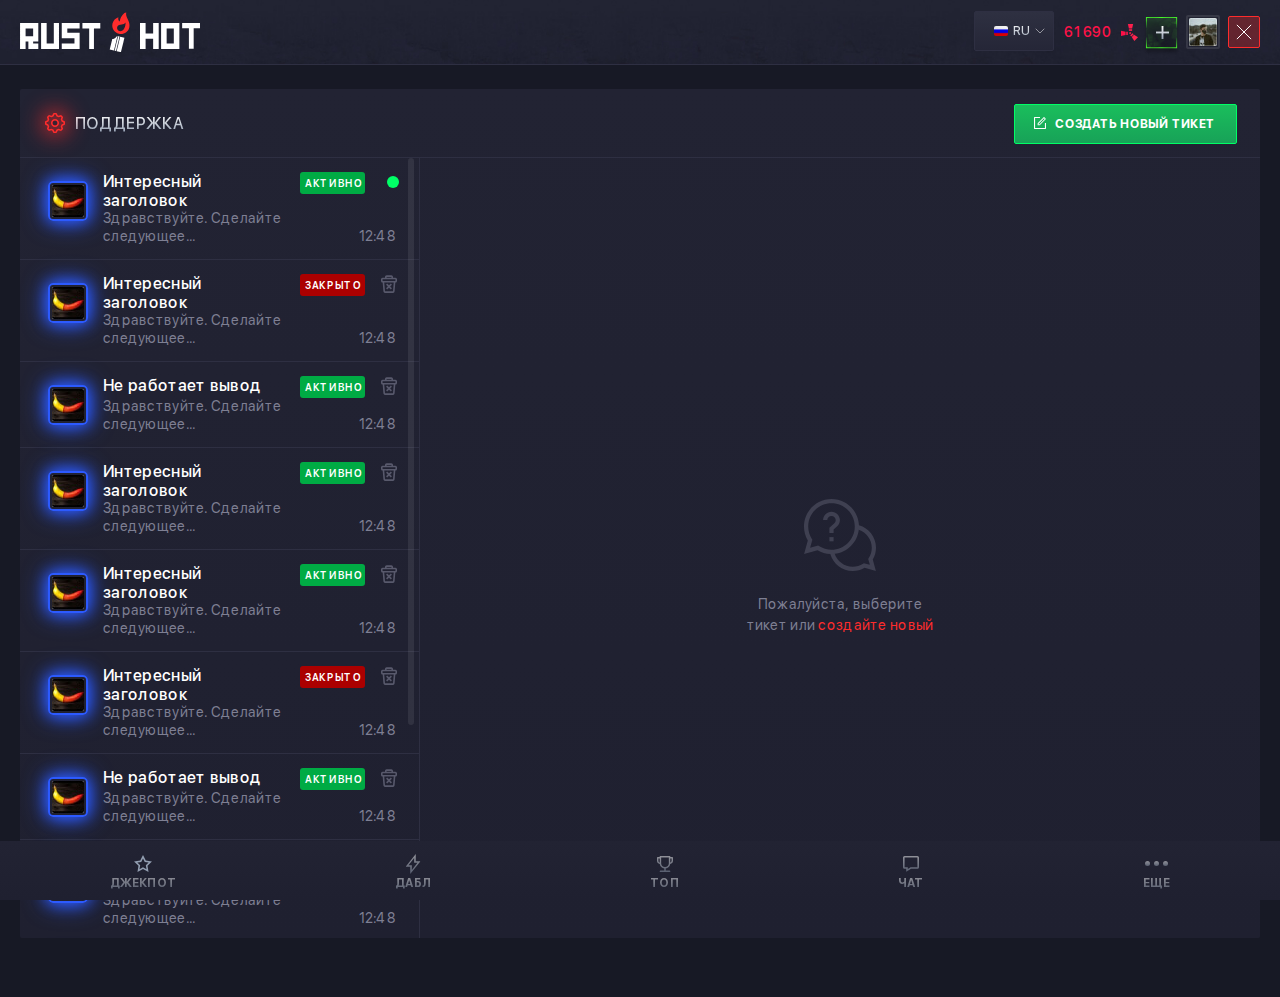
<file: support_empty.html>
<!DOCTYPE html>

<html lang="ru">

<head>
	<meta charset="utf-8">
	<meta http-equiv="X-UA-Compatible" content="IE=edge" >
	<meta name="viewport" content="width=device-width, initial-scale=1.0">
	<meta name="description" content="">
	<link rel="stylesheet" type="text/css" href="style.css">
	<link rel="icon" type="image/png" href="favicon/favicon.ico" sizes="16x16">	
	<title>Rushot</title>
</head>

<body>

	<div class="wrapper">

	<!-- Header -->
		
	<header>
		<div class="header_site">
			<div class="left">
				<a href="#" class="logo">
					<img class="logo_img" src="img/logo.svg" alt="" />
					<img class="logo_shadow" src="img/logo_shadow.svg" alt="" />
				</a>
			</div>
			<div class="right">
				<div class="main_nav_wrapp">
					<ul class="main_nav">
						<li>
							<a href="/////">
								<i class="star_big visible"></i>
								<i class="star_red_big hover"></i>
								<span>Джекпот</span>
							</a>
						</li>
						<li>
							<a href="/////">
								<i class="doble_big visible"></i>
								<i class="doble_red_big hover"></i>
								<span>дабл</span>
							</a>
						</li>
						<li>
							<a href="/////">
								<i class="clock_big visible"></i>
								<i class="clock_red_big hover"></i>
								<span>история игр</span>
							</a>
						</li>
						<li>
							<a href="/////">
								<i class="settings_big visible"></i>
								<i class="settings_red_big hover"></i>
								<span>поддержка</span>
							</a>
						</li>
						<li>
							<a href="/////">
								<i class="cup_big visible"></i>
								<i class="cup_red_big hover"></i>
								<span>топ игроков</span>
							</a>
						</li>
					</ul>
				</div>
				<div class="lang_wrapp">
					<div class="lang_drop_menu">
						<div class="lang_current">
							<div>
								<img src="img/rus_flag.svg" alt="">
								<p>RU</p>
							</div>
						</div>
						<div class="dropdown_lang">
							<ul class="lang_list">
								<li><a href="#"><p class="lang_item"><img src="img/rus_flag.svg" alt="" /><span>RU</span></p></a></li>
								<li><a href="#" class="active"><p class="lang_item"><img src="img/eng_flag.svg" alt="" /><span>ENG</span></p></a></li>
							</ul>
						</div>
					</div>
				</div>
				<div class="steam_btn_wrapp">
					<a href="" class="steam_btn">
						<div>
							<i class="steam_icon"></i>
						</div>
						<div>
							<p>войти через</p>
							<p>steam</p>
						</div>
					</a>
				</div>
				<div class="resp_toolbar">
					<div>
						<p class="balance_red">61 690<i class="icon_02"></i></p>
					</div>
					<div>
						<a href="#" class="ref_btn"></a>
					</div>
					<div>
						<a href="#" class="ava">
							<div class="img_box">
								<img src="img/ava.jpg" alt="" />
							</div>
						</a>
					</div>
					<div>
						<a href="#" class="logout"></a>
					</div>
				</div>
			</div>
		</div>								
	</header>

	<!-- /Header -->

	<!-- Resp Menu -->

	<div class="resp_menu" id="resp_nav">
		<button type="button" class="close_nav"></button>
		<ul class="resp_nav_list">
			<li>
				<a href="#">Link 1</a>
			</li>
			<li>
				<a href="#">Link 2</a>
			</li>
			<li>
				<a href="#">Link 3</a>
			</li>
		</ul>
		<ul class="soc_links">
			<li>
				<a href="#">
					<img class="visible" src="img/tel.svg" alt="" />
					<img class="hover" src="img/tel_white.svg" alt="" />
				</a>
			</li>
			<li>
				<a href="#">
					<img class="visible" src="img/tw.svg" alt="" />
					<img class="hover" src="img/tw_white.svg" alt="" />
				</a>
			</li>
			<li>
				<a href="#">
					<img class="visible" src="img/vk.svg" alt="" />
					<img class="hover" src="img/vk_white.svg" alt="" />
				</a>
			</li>
			<li>
				<a href="#">
					<img class="visible" src="img/dc.svg" alt="" />
					<img class="hover" src="img/dc_white.svg" alt="" />
				</a>
			</li>
		</ul>
	</div>

	 <!-- /Resp Menu -->

	<!-- Content -->
		<div class="content">

		<!-- Section 1 - Support Page Empty -->

		<div class="content_templ">
			<div class="left" id="chatMenu">
				<div class="sidebar">
					<div class="sidebar_header">
						<div class="col_1">
							<div class="onl_ch">
								<div>
									<i class="chat"></i>
								</div>
								<div>
									<p>ОНЛАЙН-ЧАТ</p>
								</div>
							</div>
						</div>
						<div class="col_2">
							<button type="button" class="red_pill close_chat"><span>закрыть</span></button>
							<div class="count_chat_users">
								<i class="green_light"></i>
								<p>621</p>
							</div>
						</div>
					</div>
					<div class="chat_users scrollbar" id="chatUsers">
						<div class="user_item">
							<div class="col">
								<div class="user_avatar_wrapp">
									<div class="user_avatar">
										<div class="img_box">
											<img src="img/avatar.jpg" alt="" />
										</div>
									</div>
								</div>
							</div>
							<div class="col">
								<div class="user_text">
									<div class="user_text_header">
										<div>
											<h4>Freit</h4>
										</div>
										<div>
											<p>20:32</p>
										</div>
									</div>
									<div class="user_text_content">
										<p>Сообщение пользователя, даже в две строки, а может даже и в три можно сделать</p>
									</div>
								</div>
							</div>
						</div>
						<div class="user_item moderator">
							<div class="col">
								<div class="user_avatar_wrapp">
									<div class="user_avatar">
										<div class="img_box">
											<img src="img/avatar.jpg" alt="" />
										</div>
									</div>
									<p>MODER</p>
								</div>
							</div>
							<div class="col">
								<div class="user_text">
									<div class="user_text_header">
										<div>
											<h4>Freit</h4>
										</div>
										<div>
											<p>20:32</p>
										</div>
									</div>
									<div class="user_text_content">
										<p>Сообщение пользователя, даже в две строки, а может даже и в три можно сделать</p>
									</div>
								</div>
							</div>
						</div>
						<div class="user_item">
							<div class="col">
								<div class="user_avatar_wrapp">
									<div class="user_avatar">
										<div class="img_box">
											<img src="img/avatar.jpg" alt="" />
										</div>
									</div>
								</div>
							</div>
							<div class="col">
								<div class="user_text">
									<div class="user_text_header">
										<div>
											<h4>Freit</h4>
										</div>
										<div>
											<p>20:32</p>
										</div>
									</div>
									<div class="user_text_content">
										<p>Сообщение пользователя, даже в две строки, а может даже и в три можно сделать</p>
									</div>
								</div>
							</div>
						</div>
						<div class="user_item admin">
							<div class="col">
								<div class="user_avatar_wrapp">
									<div class="user_avatar">
										<div class="img_box">
											<img src="img/avatar.jpg" alt="" />
										</div>
									</div>
									<p>Admin</p>
								</div>
							</div>
							<div class="col">
								<div class="user_text">
									<div class="user_text_header">
										<div>
											<h4>Freit</h4>
										</div>
										<div>
											<p>20:32</p>
										</div>
									</div>
									<div class="user_text_content">
										<p>Сообщение пользователя, даже в две строки, а может даже и в три можно сделать</p>
									</div>
								</div>
							</div>
						</div>
						<div class="user_item">
							<div class="col">
								<div class="user_avatar_wrapp">
									<div class="user_avatar">
										<div class="img_box">
											<img src="img/avatar.jpg" alt="" />
										</div>
									</div>
								</div>
							</div>
							<div class="col">
								<div class="user_text">
									<div class="user_text_header">
										<div>
											<h4>Freit</h4>
										</div>
										<div>
											<p>20:32</p>
										</div>
									</div>
									<div class="user_text_content">
										<p>Сообщение пользователя, даже в две строки, а может даже и в три можно сделать</p>
									</div>
								</div>
							</div>
						</div>
						<div class="user_item">
							<div class="col">
								<div class="user_avatar_wrapp">
									<div class="user_avatar">
										<div class="img_box">
											<img src="img/avatar.jpg" alt="" />
										</div>
									</div>
								</div>
							</div>
							<div class="col">
								<div class="user_text">
									<div class="user_text_header">
										<div>
											<h4>Freit</h4>
										</div>
										<div>
											<p>20:32</p>
										</div>
									</div>
									<div class="user_text_content">
										<p>Сообщение пользователя, даже в две строки, а может даже и в три можно сделать</p>
									</div>
								</div>
							</div>
						</div>
						<div class="user_item">
							<div class="col">
								<div class="user_avatar_wrapp">
									<div class="user_avatar">
										<div class="img_box">
											<img src="img/avatar.jpg" alt="" />
										</div>
									</div>
								</div>
							</div>
							<div class="col">
								<div class="user_text">
									<div class="user_text_header">
										<div>
											<h4>Freit</h4>
										</div>
										<div>
											<p>20:32</p>
										</div>
									</div>
									<div class="user_text_content">
										<p>Сообщение пользователя, даже в две строки, а может даже и в три можно сделать</p>
									</div>
								</div>
							</div>
						</div>
						<div class="user_item">
							<div class="col">
								<div class="user_avatar_wrapp">
									<div class="user_avatar">
										<div class="img_box">
											<img src="img/avatar.jpg" alt="" />
										</div>
									</div>
								</div>
							</div>
							<div class="col">
								<div class="user_text">
									<div class="user_text_header">
										<div>
											<h4>Freit</h4>
										</div>
										<div>
											<p>20:32</p>
										</div>
									</div>
									<div class="user_text_content">
										<p>Сообщение пользователя, даже в две строки, а может даже и в три можно сделать</p>
									</div>
								</div>
							</div>
						</div>
						<div class="user_item">
							<div class="col">
								<div class="user_avatar_wrapp">
									<div class="user_avatar">
										<div class="img_box">
											<img src="img/avatar.jpg" alt="" />
										</div>
									</div>
								</div>
							</div>
							<div class="col">
								<div class="user_text">
									<div class="user_text_header">
										<div>
											<h4>Freit</h4>
										</div>
										<div>
											<p>20:32</p>
										</div>
									</div>
									<div class="user_text_content">
										<p>Сообщение пользователя, даже в две строки, а может даже и в три можно сделать</p>
									</div>
								</div>
							</div>
						</div>
						<div class="user_item">
							<div class="col">
								<div class="user_avatar_wrapp">
									<div class="user_avatar">
										<div class="img_box">
											<img src="img/avatar.jpg" alt="" />
										</div>
									</div>
								</div>
							</div>
							<div class="col">
								<div class="user_text">
									<div class="user_text_header">
										<div>
											<h4>Freit</h4>
										</div>
										<div>
											<p>20:32</p>
										</div>
									</div>
									<div class="user_text_content">
										<p>Сообщение пользователя, даже в две строки, а может даже и в три можно сделать</p>
									</div>
								</div>
							</div>
						</div>
						<div class="user_item">
							<div class="col">
								<div class="user_avatar_wrapp">
									<div class="user_avatar">
										<div class="img_box">
											<img src="img/avatar.jpg" alt="" />
										</div>
									</div>
								</div>
							</div>
							<div class="col">
								<div class="user_text">
									<div class="user_text_header">
										<div>
											<h4>Freit</h4>
										</div>
										<div>
											<p>20:32</p>
										</div>
									</div>
									<div class="user_text_content">
										<p>Сообщение пользователя, даже в две строки, а может даже и в три можно сделать</p>
									</div>
								</div>
							</div>
						</div>
					</div>
				</div>
				<div class="form_wrapp resp_form_wrapp">
					<form>
						<div class="form">
							<div class="col">
								<div class="input_wrapp_2 form_input">
									<div class="show_field"></div>
									<textarea class="formInput" placeholder="Ваше сообщение..." name="" ></textarea>
									<div class="count_symbols" data-maxsimbols = "100">100</div>
								</div>
							</div>
							<div class="col">
								<button type="submit" class="submit_btn"></button>
							</div>
						</div>
					</form>
				</div>
			</div>
			<div class="right">
				<div class="z_wrapp">
					<div class="support_wrapp support_2">
						<div class="support_header">
							<div class="col_1">
								<div class="h_wrapp_2">
									<i class="settings_red_big"></i>
									<h3>поддержка</h3>
								</div>
							</div>
							<div class="col_2">
								<a href="#" class="green_pill"><i class="notice"></i><span>создать новый тикет</span></a>
							</div>
							<div class="resp_col">
								<div class="user_avatar blue">
									<div class="img_box">
										<img src="img/avatar.jpg" alt="" />
									</div>
								</div>
							</div>
						</div>
						<div class="chat_templ">
							<div class="chat_col_1">
								<div class="chat_users_2 scrollbar">
									<div class="chat_user_wrapp">
										<span class="inner_elem">
											<i class="green_circle"></i>
										</span>
										<a href="#" class="chat_user">
											<div>
												<div class="user_avatar blue">
													<div class="img_box">
														<img src="img/avatar.jpg" alt="" class="mCS_img_loaded">
													</div>
												</div>
											</div>
											<div>
												<div class="chat_user_header">
													<div>
														<h3>Интересный заголовок</h3>
													</div>
													<div>
														<div class="chat_user_inline">
															<div>
																<div class="status_pill green">
																	<p>активно</p>
																</div>
															</div>
															<div>
															</div>
														</div>
													</div>
												</div>
												<div class="chat_user_content">
													<div>
														<p>Здравствуйте. Сделайте следующее...</p>
													</div>
													<div>
														<p>12:48</p>
													</div>
												</div>
											</div>
										</a>
									</div>
									<div class="chat_user_wrapp">
										<button type="button" class="icon_btn inner_btn">
											<i class="grey_trash visible"></i>
											<i class="red_trash hover"></i>
										</button>
										<a href="#" class="chat_user">
											<div>
												<div class="user_avatar blue">
													<div class="img_box">
														<img src="img/avatar.jpg" alt="" class="mCS_img_loaded">
													</div>
												</div>
											</div>
											<div>
												<div class="chat_user_header">
													<div>
														<h3>Интересный заголовок</h3>
													</div>
													<div>
														<div class="chat_user_inline">
															<div>
																<div class="status_pill red">
																	<p>закрыто</p>
																</div>
															</div>
															<div></div>
														</div>
													</div>
												</div>
												<div class="chat_user_content">
													<div>
														<p>Здравствуйте. Сделайте следующее...</p>
													</div>
													<div>
														<p>12:48</p>
													</div>
												</div>
											</div>
										</a>
									</div>
									<div class="chat_user_wrapp">
										<button type="button" class="icon_btn inner_btn">
											<i class="grey_trash visible"></i>
											<i class="red_trash hover"></i>
										</button>
										<a href="#" class="chat_user">
											<div>
												<div class="user_avatar blue">
													<div class="img_box">
														<img src="img/avatar.jpg" alt="" class="mCS_img_loaded">
													</div>
												</div>
											</div>
											<div>
												<div class="chat_user_header">
													<div>
														<h3>Не работает вывод</h3>
													</div>
													<div>
														<div class="chat_user_inline">
															<div>
																<div class="status_pill green">
																	<p>активно</p>
																</div>
															</div>
															<div>
															</div>
														</div>
													</div>
												</div>
												<div class="chat_user_content">
													<div>
														<p>Здравствуйте. Сделайте следующее...</p>
													</div>
													<div>
														<p>12:48</p>
													</div>
												</div>
											</div>
										</a>
									</div>
									<div class="chat_user_wrapp">
										<button type="button" class="icon_btn inner_btn">
											<i class="grey_trash visible"></i>
											<i class="red_trash hover"></i>
										</button>
										<a href="#" class="chat_user">
											<div>
												<div class="user_avatar blue">
													<div class="img_box">
														<img src="img/avatar.jpg" alt="" class="mCS_img_loaded">
													</div>
												</div>
											</div>
											<div>
												<div class="chat_user_header">
													<div>
														<h3>Интересный заголовок</h3>
													</div>
													<div>
														<div class="chat_user_inline">
															<div>
																<div class="status_pill green">
																	<p>активно</p>
																</div>
															</div>
															<div>
															</div>
														</div>
													</div>
												</div>
												<div class="chat_user_content">
													<div>
														<p>Здравствуйте. Сделайте следующее...</p>
													</div>
													<div>
														<p>12:48</p>
													</div>
												</div>
											</div>
										</a>
									</div>
									<div class="chat_user_wrapp">
										<button type="button" class="icon_btn inner_btn">
											<i class="grey_trash visible"></i>
											<i class="red_trash hover"></i>
										</button>
										<a href="#" class="chat_user">
											<div>
												<div class="user_avatar blue">
													<div class="img_box">
														<img src="img/avatar.jpg" alt="" class="mCS_img_loaded">
													</div>
												</div>
											</div>
											<div>
												<div class="chat_user_header">
													<div>
														<h3>Интересный заголовок</h3>
													</div>
													<div>
														<div class="chat_user_inline">
															<div>
																<div class="status_pill green">
																	<p>активно</p>
																</div>
															</div>
															<div>
															</div>
														</div>
													</div>
												</div>
												<div class="chat_user_content">
													<div>
														<p>Здравствуйте. Сделайте следующее...</p>
													</div>
													<div>
														<p>12:48</p>
													</div>
												</div>
											</div>
										</a>
									</div>
									<div class="chat_user_wrapp">
										<button type="button" class="icon_btn inner_btn">
											<i class="grey_trash visible"></i>
											<i class="red_trash hover"></i>
										</button>
										<a href="#" class="chat_user">
											<div>
												<div class="user_avatar blue">
													<div class="img_box">
														<img src="img/avatar.jpg" alt="" class="mCS_img_loaded">
													</div>
												</div>
											</div>
											<div>
												<div class="chat_user_header">
													<div>
														<h3>Интересный заголовок</h3>
													</div>
													<div>
														<div class="chat_user_inline">
															<div>
																<div class="status_pill red">
																	<p>закрыто</p>
																</div>
															</div>
															<div>
															</div>
														</div>
													</div>
												</div>
												<div class="chat_user_content">
													<div>
														<p>Здравствуйте. Сделайте следующее...</p>
													</div>
													<div>
														<p>12:48</p>
													</div>
												</div>
											</div>
										</a>
									</div>
									<div class="chat_user_wrapp">
										<button type="button" class="icon_btn inner_btn">
											<i class="grey_trash visible"></i>
											<i class="red_trash hover"></i>
										</button>
										<a href="#" class="chat_user">
											<div>
												<div class="user_avatar blue">
													<div class="img_box">
														<img src="img/avatar.jpg" alt="" class="mCS_img_loaded">
													</div>
												</div>
											</div>
											<div>
												<div class="chat_user_header">
													<div>
														<h3>Не работает вывод</h3>
													</div>
													<div>
														<div class="chat_user_inline">
															<div>
																<div class="status_pill green">
																	<p>активно</p>
																</div>
															</div>
															<div>
															</div>
														</div>
													</div>
												</div>
												<div class="chat_user_content">
													<div>
														<p>Здравствуйте. Сделайте следующее...</p>
													</div>
													<div>
														<p>12:48</p>
													</div>
												</div>
											</div>
										</a>
									</div>
									<div class="chat_user_wrapp">
										<button type="button" class="icon_btn inner_btn">
											<i class="grey_trash visible"></i>
											<i class="red_trash hover"></i>
										</button>
										<a href="#" class="chat_user">
											<div>
												<div class="user_avatar blue">
													<div class="img_box">
														<img src="img/avatar.jpg" alt="" class="mCS_img_loaded">
													</div>
												</div>
											</div>
											<div>
												<div class="chat_user_header">
													<div>
														<h3>Интересный заголовок</h3>
													</div>
													<div>
														<div class="chat_user_inline">
															<div>
																<div class="status_pill green">
																	<p>активно</p>
																</div>
															</div>
															<div>
															</div>
														</div>
													</div>
												</div>
												<div class="chat_user_content">
													<div>
														<p>Здравствуйте. Сделайте следующее...</p>
													</div>
													<div>
														<p>12:48</p>
													</div>
												</div>
											</div>
										</a>
									</div>
									<div class="chat_user_wrapp">
										<button type="button" class="icon_btn inner_btn">
											<i class="grey_trash visible"></i>
											<i class="red_trash hover"></i>
										</button>
										<a href="#" class="chat_user">
											<div>
												<div class="user_avatar blue">
													<div class="img_box">
														<img src="img/avatar.jpg" alt="" class="mCS_img_loaded">
													</div>
												</div>
											</div>
											<div>
												<div class="chat_user_header">
													<div>
														<h3>Интересный заголовок</h3>
													</div>
													<div>
														<div class="chat_user_inline">
															<div>
																<div class="status_pill red">
																	<p>закрыто</p>
																</div>
															</div>
															<div>
															</div>
														</div>
													</div>
												</div>
												<div class="chat_user_content">
													<div>
														<p>Здравствуйте. Сделайте следующее...</p>
													</div>
													<div>
														<p>12:48</p>
													</div>
												</div>
											</div>
										</a>
									</div>
									<div class="chat_user_wrapp">
										<button type="button" class="icon_btn inner_btn">
											<i class="grey_trash visible"></i>
											<i class="red_trash hover"></i>
										</button>
										<a href="#" class="chat_user">
											<div>
												<div class="user_avatar blue">
													<div class="img_box">
														<img src="img/avatar.jpg" alt="" class="mCS_img_loaded">
													</div>
												</div>
											</div>
											<div>
												<div class="chat_user_header">
													<div>
														<h3>Не работает вывод</h3>
													</div>
													<div>
														<div class="chat_user_inline">
															<div>
																<div class="status_pill green">
																	<p>активно</p>
																</div>
															</div>
															<div>
															</div>
														</div>
													</div>
												</div>
												<div class="chat_user_content">
													<div>
														<p>Здравствуйте. Сделайте следующее...</p>
													</div>
													<div>
														<p>12:48</p>
													</div>
												</div>
											</div>
										</a>
									</div>
									<div class="chat_user_wrapp">
										<span class="inner_elem">
											<i class="green_circle"></i>
										</span>
										<a href="#" class="chat_user">
											<div>
												<div class="user_avatar blue">
													<div class="img_box">
														<img src="img/avatar.jpg" alt="" class="mCS_img_loaded">
													</div>
												</div>
											</div>
											<div>
												<div class="chat_user_header">
													<div>
														<h3>Интересный заголовок</h3>
													</div>
													<div>
														<div class="chat_user_inline">
															<div>
																<div class="status_pill green">
																	<p>активно</p>
																</div>
															</div>
															<div>
															</div>
														</div>
													</div>
												</div>
												<div class="chat_user_content">
													<div>
														<p>Здравствуйте. Сделайте следующее...</p>
													</div>
													<div>
														<p>12:48</p>
													</div>
												</div>
											</div>
										</a>
									</div>
								</div>
							</div>
							<div class="chat_col_2">
								<div class="chat_box">
									<div class="chat_empty">
										<i class="chat_icon"></i>
										<p>Пожалуйста, выберите тикет или <a href="#" class="red_link">создайте новый</a></p>
									</div>
								</div>
							</div>
						</div>
					</div>
				</div>
			</div>
		</div>

		<!-- /Section 1 - Support Page Empty -->

		</div>
	<!-- /Content -->

	<!-- Footer -->

		<footer class="footer_section">
			<div class="footer_templ">
				<div class="left" id="footerForm">
					<div class="form_wrapp">
						<form>
							<div class="form">
								<div class="col">
									<div class="input_wrapp_2 form_input">
										<div class="show_field"></div>
										<textarea class="formInput" placeholder="Ваше сообщение..." name=""></textarea>
										<div class="count_symbols" data-maxsimbols = "100">100</div>
									</div>
								</div>
								<div class="col">
									<button type="submit" class="submit_btn"></button>
								</div>
							</div>
						</form>
					</div>
				</div>
				<div class="right">
					<div class="two_cols_3">
						<div class="col">
							<div class="text_wrapp">
								<p>RUSTHOT.COM - копирование дизайна сайта, элементов или контента строго запрещена. Все скрипты и графические элементы являются собственностью администрации сайта.</p>
							</div>
						</div>
						<div class="col">
							<ul class="soc_links">
								<li>
									<a href="#">
										<img class="visible" src="img/tel.svg" alt="" />
										<img class="hover" src="img/tel_white.svg" alt="" />
									</a>
								</li>
								<li>
									<a href="#">
										<img class="visible" src="img/tw.svg" alt="" />
										<img class="hover" src="img/tw_white.svg" alt="" />
									</a>
								</li>
								<li>
									<a href="#">
										<img class="visible" src="img/vk.svg" alt="" />
										<img class="hover" src="img/vk_white.svg" alt="" />
									</a>
								</li>
								<li>
									<a href="#">
										<img class="visible" src="img/dc.svg" alt="" />
										<img class="hover" src="img/dc_white.svg" alt="" />
									</a>
								</li>
							</ul>
						</div>
					</div>
				</div>
			</div>
			<!-- Resp Footer -->
			<div class="resp_footer">
				<ul class="resp_nav">
					<li>
						<a href="#">
							<div class="icon_box">
								<i class="star visible"></i>
								<i class="star_red hover"></i>
							</div>
							<p>Джекпот</p>
						</a>
					</li>
					<li>
						<a href="#">
							<div class="icon_box">
								<i class="doble_resp visible"></i>
								<i class="doble_resp_red hover"></i>
							</div>
							<p>дабл</p>
						</a>
					</li>
					<li>
						<a href="#">
							<div class="icon_box">
								<i class="cup_resp visible"></i>
								<i class="cup_resp_red hover"></i>
							</div>
							<p>топ</p>
						</a>
					</li>
					<li>
						<a href="#" class="chat_link">
							<div class="icon_box">
								<i class="chat_resp visible"></i>
								<i class="chat_resp_red hover"></i>
							</div>
							<p>чат</p>
						</a>
					</li>
					<li>
						<a href="#" class="more_link">
							<div class="more_dots">
								<span></span>
								<span></span>
								<span></span>
							</div>
							<p>еще</p>
						</a>
					</li>
				</ul>
			</div>
			<!-- /Resp Footer -->
		</footer>

	<!-- /Footer -->

	</div>

<link rel="stylesheet" type="text/css" href="responsive.css">
	<link rel="stylesheet" type="text/css" href="slick/slick.css">
	<link rel="stylesheet" type="text/css" href="vendors/css/jquery.mCustomScrollbar.css">
	<script src="vendors/js/jquery.js"></script>
	<script src="slick/slick.js"></script>
	<script type="text/javascript" src="vendors/js/jquery.mCustomScrollbar.concat.min.js"></script>
	<script src="js/scripts.js"></script>

</body>
</html>
</file>
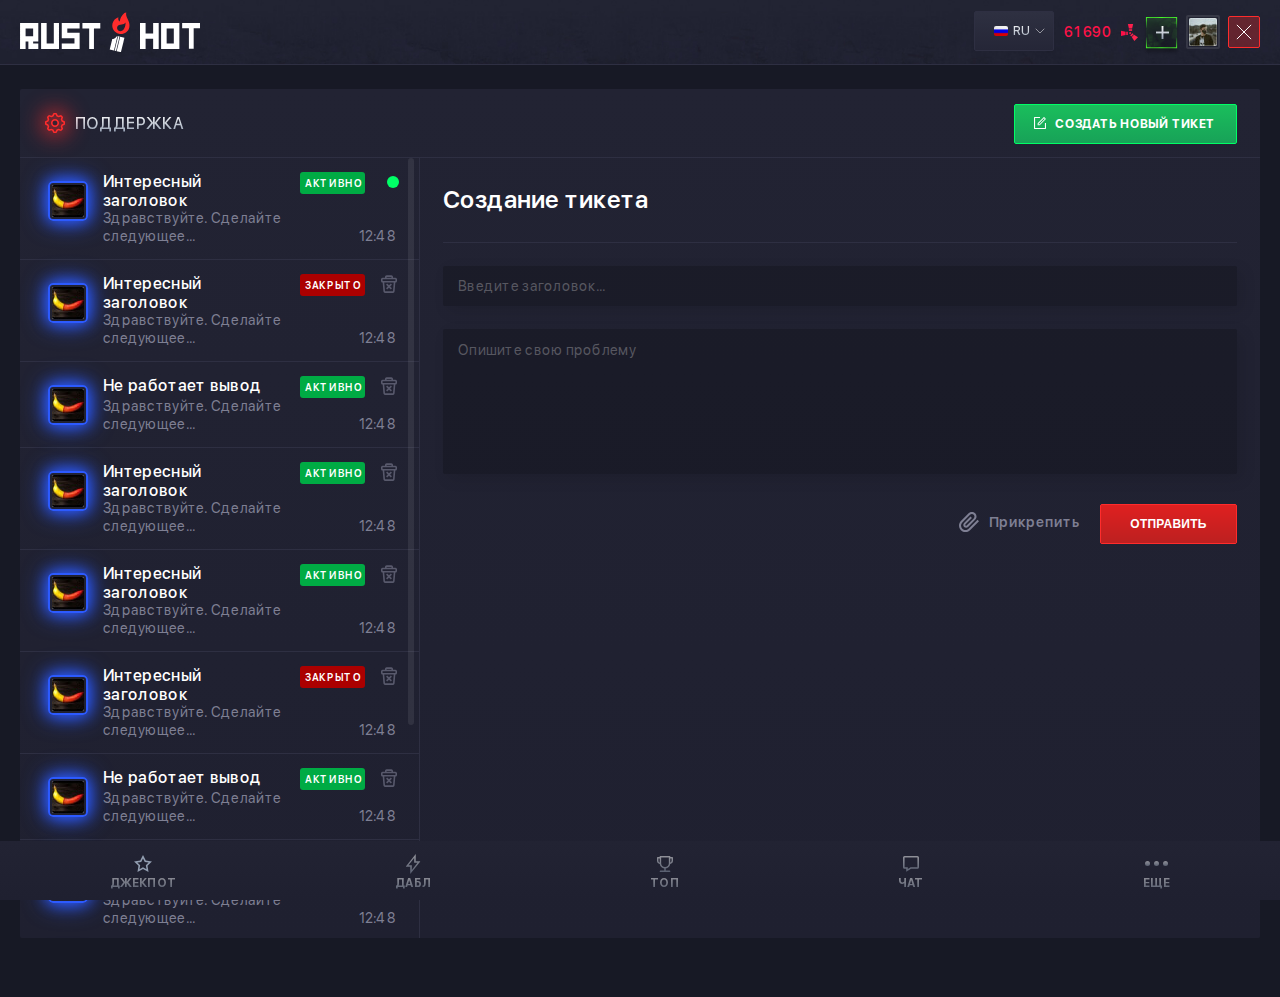
<file: support_new_ticket.html>
<!DOCTYPE html>

<html lang="ru">

<head>
	<meta charset="utf-8">
	<meta http-equiv="X-UA-Compatible" content="IE=edge" >
	<meta name="viewport" content="width=device-width, initial-scale=1.0">
	<meta name="description" content="">
	<link rel="stylesheet" type="text/css" href="style.css">
	<link rel="icon" type="image/png" href="favicon/favicon.ico" sizes="16x16">	
	<title>Rushot</title>
</head>

<body>

	<div class="wrapper">

	<!-- Header -->
		
	<header>
		<div class="header_site">
			<div class="left">
				<a href="#" class="logo">
					<img class="logo_img" src="img/logo.svg" alt="" />
					<img class="logo_shadow" src="img/logo_shadow.svg" alt="" />
				</a>
			</div>
			<div class="right">
				<div class="main_nav_wrapp">
					<ul class="main_nav">
						<li>
							<a href="/////">
								<i class="star_big visible"></i>
								<i class="star_red_big hover"></i>
								<span>Джекпот</span>
							</a>
						</li>
						<li>
							<a href="/////">
								<i class="doble_big visible"></i>
								<i class="doble_red_big hover"></i>
								<span>дабл</span>
							</a>
						</li>
						<li>
							<a href="/////">
								<i class="clock_big visible"></i>
								<i class="clock_red_big hover"></i>
								<span>история игр</span>
							</a>
						</li>
						<li>
							<a href="/////">
								<i class="settings_big visible"></i>
								<i class="settings_red_big hover"></i>
								<span>поддержка</span>
							</a>
						</li>
						<li>
							<a href="/////">
								<i class="cup_big visible"></i>
								<i class="cup_red_big hover"></i>
								<span>топ игроков</span>
							</a>
						</li>
					</ul>
				</div>
				<div class="lang_wrapp">
					<div class="lang_drop_menu">
						<div class="lang_current">
							<div>
								<img src="img/rus_flag.svg" alt="">
								<p>RU</p>
							</div>
						</div>
						<div class="dropdown_lang">
							<ul class="lang_list">
								<li><a href="#"><p class="lang_item"><img src="img/rus_flag.svg" alt="" /><span>RU</span></p></a></li>
								<li><a href="#" class="active"><p class="lang_item"><img src="img/eng_flag.svg" alt="" /><span>ENG</span></p></a></li>
							</ul>
						</div>
					</div>
				</div>
				<div class="steam_btn_wrapp">
					<a href="" class="steam_btn">
						<div>
							<i class="steam_icon"></i>
						</div>
						<div>
							<p>войти через</p>
							<p>steam</p>
						</div>
					</a>
				</div>
				<div class="resp_toolbar">
					<div>
						<p class="balance_red">61 690<i class="icon_02"></i></p>
					</div>
					<div>
						<a href="#" class="ref_btn"></a>
					</div>
					<div>
						<a href="#" class="ava">
							<div class="img_box">
								<img src="img/ava.jpg" alt="" />
							</div>
						</a>
					</div>
					<div>
						<a href="#" class="logout"></a>
					</div>
				</div>
			</div>
		</div>								
	</header>

	<!-- /Header -->

	<!-- Resp Menu -->

	<div class="resp_menu" id="resp_nav">
		<button type="button" class="close_nav"></button>
		<ul class="resp_nav_list">
			<li>
				<a href="#">Link 1</a>
			</li>
			<li>
				<a href="#">Link 2</a>
			</li>
			<li>
				<a href="#">Link 3</a>
			</li>
		</ul>
		<ul class="soc_links">
			<li>
				<a href="#">
					<img class="visible" src="img/tel.svg" alt="" />
					<img class="hover" src="img/tel_white.svg" alt="" />
				</a>
			</li>
			<li>
				<a href="#">
					<img class="visible" src="img/tw.svg" alt="" />
					<img class="hover" src="img/tw_white.svg" alt="" />
				</a>
			</li>
			<li>
				<a href="#">
					<img class="visible" src="img/vk.svg" alt="" />
					<img class="hover" src="img/vk_white.svg" alt="" />
				</a>
			</li>
			<li>
				<a href="#">
					<img class="visible" src="img/dc.svg" alt="" />
					<img class="hover" src="img/dc_white.svg" alt="" />
				</a>
			</li>
		</ul>
	</div>

	 <!-- /Resp Menu -->

	<!-- Content -->
		<div class="content">

		<!-- Section 1 - Support Page New Ticket -->

		<div class="content_templ">
			<div class="left" id="chatMenu">
				<div class="sidebar">
					<div class="sidebar_header">
						<div class="col_1">
							<div class="onl_ch">
								<div>
									<i class="chat"></i>
								</div>
								<div>
									<p>ОНЛАЙН-ЧАТ</p>
								</div>
							</div>
						</div>
						<div class="col_2">
							<button type="button" class="red_pill close_chat"><span>закрыть</span></button>
							<div class="count_chat_users">
								<i class="green_light"></i>
								<p>621</p>
							</div>
						</div>
					</div>
					<div class="chat_users scrollbar" id="chatUsers">
						<div class="user_item">
							<div class="col">
								<div class="user_avatar_wrapp">
									<div class="user_avatar">
										<div class="img_box">
											<img src="img/avatar.jpg" alt="" />
										</div>
									</div>
								</div>
							</div>
							<div class="col">
								<div class="user_text">
									<div class="user_text_header">
										<div>
											<h4>Freit</h4>
										</div>
										<div>
											<p>20:32</p>
										</div>
									</div>
									<div class="user_text_content">
										<p>Сообщение пользователя, даже в две строки, а может даже и в три можно сделать</p>
									</div>
								</div>
							</div>
						</div>
						<div class="user_item moderator">
							<div class="col">
								<div class="user_avatar_wrapp">
									<div class="user_avatar">
										<div class="img_box">
											<img src="img/avatar.jpg" alt="" />
										</div>
									</div>
									<p>MODER</p>
								</div>
							</div>
							<div class="col">
								<div class="user_text">
									<div class="user_text_header">
										<div>
											<h4>Freit</h4>
										</div>
										<div>
											<p>20:32</p>
										</div>
									</div>
									<div class="user_text_content">
										<p>Сообщение пользователя, даже в две строки, а может даже и в три можно сделать</p>
									</div>
								</div>
							</div>
						</div>
						<div class="user_item">
							<div class="col">
								<div class="user_avatar_wrapp">
									<div class="user_avatar">
										<div class="img_box">
											<img src="img/avatar.jpg" alt="" />
										</div>
									</div>
								</div>
							</div>
							<div class="col">
								<div class="user_text">
									<div class="user_text_header">
										<div>
											<h4>Freit</h4>
										</div>
										<div>
											<p>20:32</p>
										</div>
									</div>
									<div class="user_text_content">
										<p>Сообщение пользователя, даже в две строки, а может даже и в три можно сделать</p>
									</div>
								</div>
							</div>
						</div>
						<div class="user_item admin">
							<div class="col">
								<div class="user_avatar_wrapp">
									<div class="user_avatar">
										<div class="img_box">
											<img src="img/avatar.jpg" alt="" />
										</div>
									</div>
									<p>Admin</p>
								</div>
							</div>
							<div class="col">
								<div class="user_text">
									<div class="user_text_header">
										<div>
											<h4>Freit</h4>
										</div>
										<div>
											<p>20:32</p>
										</div>
									</div>
									<div class="user_text_content">
										<p>Сообщение пользователя, даже в две строки, а может даже и в три можно сделать</p>
									</div>
								</div>
							</div>
						</div>
						<div class="user_item">
							<div class="col">
								<div class="user_avatar_wrapp">
									<div class="user_avatar">
										<div class="img_box">
											<img src="img/avatar.jpg" alt="" />
										</div>
									</div>
								</div>
							</div>
							<div class="col">
								<div class="user_text">
									<div class="user_text_header">
										<div>
											<h4>Freit</h4>
										</div>
										<div>
											<p>20:32</p>
										</div>
									</div>
									<div class="user_text_content">
										<p>Сообщение пользователя, даже в две строки, а может даже и в три можно сделать</p>
									</div>
								</div>
							</div>
						</div>
						<div class="user_item">
							<div class="col">
								<div class="user_avatar_wrapp">
									<div class="user_avatar">
										<div class="img_box">
											<img src="img/avatar.jpg" alt="" />
										</div>
									</div>
								</div>
							</div>
							<div class="col">
								<div class="user_text">
									<div class="user_text_header">
										<div>
											<h4>Freit</h4>
										</div>
										<div>
											<p>20:32</p>
										</div>
									</div>
									<div class="user_text_content">
										<p>Сообщение пользователя, даже в две строки, а может даже и в три можно сделать</p>
									</div>
								</div>
							</div>
						</div>
						<div class="user_item">
							<div class="col">
								<div class="user_avatar_wrapp">
									<div class="user_avatar">
										<div class="img_box">
											<img src="img/avatar.jpg" alt="" />
										</div>
									</div>
								</div>
							</div>
							<div class="col">
								<div class="user_text">
									<div class="user_text_header">
										<div>
											<h4>Freit</h4>
										</div>
										<div>
											<p>20:32</p>
										</div>
									</div>
									<div class="user_text_content">
										<p>Сообщение пользователя, даже в две строки, а может даже и в три можно сделать</p>
									</div>
								</div>
							</div>
						</div>
						<div class="user_item">
							<div class="col">
								<div class="user_avatar_wrapp">
									<div class="user_avatar">
										<div class="img_box">
											<img src="img/avatar.jpg" alt="" />
										</div>
									</div>
								</div>
							</div>
							<div class="col">
								<div class="user_text">
									<div class="user_text_header">
										<div>
											<h4>Freit</h4>
										</div>
										<div>
											<p>20:32</p>
										</div>
									</div>
									<div class="user_text_content">
										<p>Сообщение пользователя, даже в две строки, а может даже и в три можно сделать</p>
									</div>
								</div>
							</div>
						</div>
						<div class="user_item">
							<div class="col">
								<div class="user_avatar_wrapp">
									<div class="user_avatar">
										<div class="img_box">
											<img src="img/avatar.jpg" alt="" />
										</div>
									</div>
								</div>
							</div>
							<div class="col">
								<div class="user_text">
									<div class="user_text_header">
										<div>
											<h4>Freit</h4>
										</div>
										<div>
											<p>20:32</p>
										</div>
									</div>
									<div class="user_text_content">
										<p>Сообщение пользователя, даже в две строки, а может даже и в три можно сделать</p>
									</div>
								</div>
							</div>
						</div>
						<div class="user_item">
							<div class="col">
								<div class="user_avatar_wrapp">
									<div class="user_avatar">
										<div class="img_box">
											<img src="img/avatar.jpg" alt="" />
										</div>
									</div>
								</div>
							</div>
							<div class="col">
								<div class="user_text">
									<div class="user_text_header">
										<div>
											<h4>Freit</h4>
										</div>
										<div>
											<p>20:32</p>
										</div>
									</div>
									<div class="user_text_content">
										<p>Сообщение пользователя, даже в две строки, а может даже и в три можно сделать</p>
									</div>
								</div>
							</div>
						</div>
						<div class="user_item">
							<div class="col">
								<div class="user_avatar_wrapp">
									<div class="user_avatar">
										<div class="img_box">
											<img src="img/avatar.jpg" alt="" />
										</div>
									</div>
								</div>
							</div>
							<div class="col">
								<div class="user_text">
									<div class="user_text_header">
										<div>
											<h4>Freit</h4>
										</div>
										<div>
											<p>20:32</p>
										</div>
									</div>
									<div class="user_text_content">
										<p>Сообщение пользователя, даже в две строки, а может даже и в три можно сделать</p>
									</div>
								</div>
							</div>
						</div>
					</div>
				</div>
				<div class="form_wrapp resp_form_wrapp">
					<form>
						<div class="form">
							<div class="col">
								<div class="input_wrapp_2 form_input">
									<div class="show_field"></div>
									<textarea class="formInput" placeholder="Ваше сообщение..." name="" ></textarea>
									<div class="count_symbols" data-maxsimbols = "100">100</div>
								</div>
							</div>
							<div class="col">
								<button type="submit" class="submit_btn"></button>
							</div>
						</div>
					</form>
				</div>
			</div>
			<div class="right">
				<div class="z_wrapp">
					<div class="support_wrapp support_2 new_ticket">
						<div class="support_header">
							<div class="col_1">
								<div class="h_wrapp_2">
									<i class="settings_red_big"></i>
									<h3>поддержка</h3>
								</div>
							</div>
							<div class="col_2">
								<a href="#" class="green_pill"><i class="notice"></i><span>создать новый тикет</span></a>
							</div>
							<div class="resp_col">
								<div class="user_avatar blue">
									<div class="img_box">
										<img src="img/avatar.jpg" alt="" />
									</div>
								</div>
							</div>
						</div>
						<div class="chat_templ">
							<div class="chat_col_1">
								<div class="chat_users_2 scrollbar">
									<div class="chat_user_wrapp">
										<span class="inner_elem">
											<i class="green_circle"></i>
										</span>
										<a href="#" class="chat_user">
											<div>
												<div class="user_avatar blue">
													<div class="img_box">
														<img src="img/avatar.jpg" alt="" class="mCS_img_loaded">
													</div>
												</div>
											</div>
											<div>
												<div class="chat_user_header">
													<div>
														<h3>Интересный заголовок</h3>
													</div>
													<div>
														<div class="chat_user_inline">
															<div>
																<div class="status_pill green">
																	<p>активно</p>
																</div>
															</div>
															<div>
															</div>
														</div>
													</div>
												</div>
												<div class="chat_user_content">
													<div>
														<p>Здравствуйте. Сделайте следующее...</p>
													</div>
													<div>
														<p>12:48</p>
													</div>
												</div>
											</div>
										</a>
									</div>
									<div class="chat_user_wrapp">
										<button type="button" class="icon_btn inner_btn">
											<i class="grey_trash visible"></i>
											<i class="red_trash hover"></i>
										</button>
										<a href="#" class="chat_user">
											<div>
												<div class="user_avatar blue">
													<div class="img_box">
														<img src="img/avatar.jpg" alt="" class="mCS_img_loaded">
													</div>
												</div>
											</div>
											<div>
												<div class="chat_user_header">
													<div>
														<h3>Интересный заголовок</h3>
													</div>
													<div>
														<div class="chat_user_inline">
															<div>
																<div class="status_pill red">
																	<p>закрыто</p>
																</div>
															</div>
															<div></div>
														</div>
													</div>
												</div>
												<div class="chat_user_content">
													<div>
														<p>Здравствуйте. Сделайте следующее...</p>
													</div>
													<div>
														<p>12:48</p>
													</div>
												</div>
											</div>
										</a>
									</div>
									<div class="chat_user_wrapp">
										<button type="button" class="icon_btn inner_btn">
											<i class="grey_trash visible"></i>
											<i class="red_trash hover"></i>
										</button>
										<a href="#" class="chat_user">
											<div>
												<div class="user_avatar blue">
													<div class="img_box">
														<img src="img/avatar.jpg" alt="" class="mCS_img_loaded">
													</div>
												</div>
											</div>
											<div>
												<div class="chat_user_header">
													<div>
														<h3>Не работает вывод</h3>
													</div>
													<div>
														<div class="chat_user_inline">
															<div>
																<div class="status_pill green">
																	<p>активно</p>
																</div>
															</div>
															<div>
															</div>
														</div>
													</div>
												</div>
												<div class="chat_user_content">
													<div>
														<p>Здравствуйте. Сделайте следующее...</p>
													</div>
													<div>
														<p>12:48</p>
													</div>
												</div>
											</div>
										</a>
									</div>
									<div class="chat_user_wrapp">
										<button type="button" class="icon_btn inner_btn">
											<i class="grey_trash visible"></i>
											<i class="red_trash hover"></i>
										</button>
										<a href="#" class="chat_user">
											<div>
												<div class="user_avatar blue">
													<div class="img_box">
														<img src="img/avatar.jpg" alt="" class="mCS_img_loaded">
													</div>
												</div>
											</div>
											<div>
												<div class="chat_user_header">
													<div>
														<h3>Интересный заголовок</h3>
													</div>
													<div>
														<div class="chat_user_inline">
															<div>
																<div class="status_pill green">
																	<p>активно</p>
																</div>
															</div>
															<div>
															</div>
														</div>
													</div>
												</div>
												<div class="chat_user_content">
													<div>
														<p>Здравствуйте. Сделайте следующее...</p>
													</div>
													<div>
														<p>12:48</p>
													</div>
												</div>
											</div>
										</a>
									</div>
									<div class="chat_user_wrapp">
										<button type="button" class="icon_btn inner_btn">
											<i class="grey_trash visible"></i>
											<i class="red_trash hover"></i>
										</button>
										<a href="#" class="chat_user">
											<div>
												<div class="user_avatar blue">
													<div class="img_box">
														<img src="img/avatar.jpg" alt="" class="mCS_img_loaded">
													</div>
												</div>
											</div>
											<div>
												<div class="chat_user_header">
													<div>
														<h3>Интересный заголовок</h3>
													</div>
													<div>
														<div class="chat_user_inline">
															<div>
																<div class="status_pill green">
																	<p>активно</p>
																</div>
															</div>
															<div>
															</div>
														</div>
													</div>
												</div>
												<div class="chat_user_content">
													<div>
														<p>Здравствуйте. Сделайте следующее...</p>
													</div>
													<div>
														<p>12:48</p>
													</div>
												</div>
											</div>
										</a>
									</div>
									<div class="chat_user_wrapp">
										<button type="button" class="icon_btn inner_btn">
											<i class="grey_trash visible"></i>
											<i class="red_trash hover"></i>
										</button>
										<a href="#" class="chat_user">
											<div>
												<div class="user_avatar blue">
													<div class="img_box">
														<img src="img/avatar.jpg" alt="" class="mCS_img_loaded">
													</div>
												</div>
											</div>
											<div>
												<div class="chat_user_header">
													<div>
														<h3>Интересный заголовок</h3>
													</div>
													<div>
														<div class="chat_user_inline">
															<div>
																<div class="status_pill red">
																	<p>закрыто</p>
																</div>
															</div>
															<div>
															</div>
														</div>
													</div>
												</div>
												<div class="chat_user_content">
													<div>
														<p>Здравствуйте. Сделайте следующее...</p>
													</div>
													<div>
														<p>12:48</p>
													</div>
												</div>
											</div>
										</a>
									</div>
									<div class="chat_user_wrapp">
										<button type="button" class="icon_btn inner_btn">
											<i class="grey_trash visible"></i>
											<i class="red_trash hover"></i>
										</button>
										<a href="#" class="chat_user">
											<div>
												<div class="user_avatar blue">
													<div class="img_box">
														<img src="img/avatar.jpg" alt="" class="mCS_img_loaded">
													</div>
												</div>
											</div>
											<div>
												<div class="chat_user_header">
													<div>
														<h3>Не работает вывод</h3>
													</div>
													<div>
														<div class="chat_user_inline">
															<div>
																<div class="status_pill green">
																	<p>активно</p>
																</div>
															</div>
															<div>
															</div>
														</div>
													</div>
												</div>
												<div class="chat_user_content">
													<div>
														<p>Здравствуйте. Сделайте следующее...</p>
													</div>
													<div>
														<p>12:48</p>
													</div>
												</div>
											</div>
										</a>
									</div>
									<div class="chat_user_wrapp">
										<button type="button" class="icon_btn inner_btn">
											<i class="grey_trash visible"></i>
											<i class="red_trash hover"></i>
										</button>
										<a href="#" class="chat_user">
											<div>
												<div class="user_avatar blue">
													<div class="img_box">
														<img src="img/avatar.jpg" alt="" class="mCS_img_loaded">
													</div>
												</div>
											</div>
											<div>
												<div class="chat_user_header">
													<div>
														<h3>Интересный заголовок</h3>
													</div>
													<div>
														<div class="chat_user_inline">
															<div>
																<div class="status_pill green">
																	<p>активно</p>
																</div>
															</div>
															<div>
															</div>
														</div>
													</div>
												</div>
												<div class="chat_user_content">
													<div>
														<p>Здравствуйте. Сделайте следующее...</p>
													</div>
													<div>
														<p>12:48</p>
													</div>
												</div>
											</div>
										</a>
									</div>
									<div class="chat_user_wrapp">
										<button type="button" class="icon_btn inner_btn">
											<i class="grey_trash visible"></i>
											<i class="red_trash hover"></i>
										</button>
										<a href="#" class="chat_user">
											<div>
												<div class="user_avatar blue">
													<div class="img_box">
														<img src="img/avatar.jpg" alt="" class="mCS_img_loaded">
													</div>
												</div>
											</div>
											<div>
												<div class="chat_user_header">
													<div>
														<h3>Интересный заголовок</h3>
													</div>
													<div>
														<div class="chat_user_inline">
															<div>
																<div class="status_pill red">
																	<p>закрыто</p>
																</div>
															</div>
															<div>
															</div>
														</div>
													</div>
												</div>
												<div class="chat_user_content">
													<div>
														<p>Здравствуйте. Сделайте следующее...</p>
													</div>
													<div>
														<p>12:48</p>
													</div>
												</div>
											</div>
										</a>
									</div>
									<div class="chat_user_wrapp">
										<button type="button" class="icon_btn inner_btn">
											<i class="grey_trash visible"></i>
											<i class="red_trash hover"></i>
										</button>
										<a href="#" class="chat_user">
											<div>
												<div class="user_avatar blue">
													<div class="img_box">
														<img src="img/avatar.jpg" alt="" class="mCS_img_loaded">
													</div>
												</div>
											</div>
											<div>
												<div class="chat_user_header">
													<div>
														<h3>Не работает вывод</h3>
													</div>
													<div>
														<div class="chat_user_inline">
															<div>
																<div class="status_pill green">
																	<p>активно</p>
																</div>
															</div>
															<div>
															</div>
														</div>
													</div>
												</div>
												<div class="chat_user_content">
													<div>
														<p>Здравствуйте. Сделайте следующее...</p>
													</div>
													<div>
														<p>12:48</p>
													</div>
												</div>
											</div>
										</a>
									</div>
									<div class="chat_user_wrapp">
										<span class="inner_elem">
											<i class="green_circle"></i>
										</span>
										<a href="#" class="chat_user">
											<div>
												<div class="user_avatar blue">
													<div class="img_box">
														<img src="img/avatar.jpg" alt="" class="mCS_img_loaded">
													</div>
												</div>
											</div>
											<div>
												<div class="chat_user_header">
													<div>
														<h3>Интересный заголовок</h3>
													</div>
													<div>
														<div class="chat_user_inline">
															<div>
																<div class="status_pill green">
																	<p>активно</p>
																</div>
															</div>
															<div>
															</div>
														</div>
													</div>
												</div>
												<div class="chat_user_content">
													<div>
														<p>Здравствуйте. Сделайте следующее...</p>
													</div>
													<div>
														<p>12:48</p>
													</div>
												</div>
											</div>
										</a>
									</div>
								</div>
							</div>
							<div class="chat_col_2">
								<div class="chat_box">
									<div class="ticket_wrapp">
										<div class="ticket_header">
											<h2>Создание тикета</h2>
										</div>
										<div class="ticket_form_wrapp">
											<div class="ticket_form">
												<div class="input_wrapp_3">
													<input type="text" placeholder="Введите заголовок..." />
												</div>
												<div class="input_wrapp_3">
													<textarea placeholder="Опишите свою проблему"></textarea>
												</div>
												<div class="submit_wrapp">
													<div class="inline_3">
														<div>
															<div class="upload_file">
																<input type="file" id="file" />
																<label class="file_cols" for="file">
																	<span>
																		<i class="grey_clip visible"></i>
																		<i class="red_clip hover"></i>
																	</span>
																	<span>Прикрепить</span>
																</label>
															</div>
														</div>
														<div>
															<button type="submit" class="red_pill red_pill_2"><span>Отправить</span></button>
														</div>
													</div>
												</div>
											</div>
										</div>
									</div>
								</div>
							</div>
						</div>
					</div>
				</div>
			</div>
		</div>

		<!-- /Section 1 - Support Page New Ticket -->

		</div>
	<!-- /Content -->

	<!-- Footer -->

		<footer class="footer_section">
			<div class="footer_templ">
				<div class="left" id="footerForm">
					<div class="form_wrapp">
						<form>
							<div class="form">
								<div class="col">
									<div class="input_wrapp_2 form_input">
										<div class="show_field"></div>
										<textarea class="formInput" placeholder="Ваше сообщение..." name="" ></textarea>
										<div class="count_symbols" data-maxsimbols = "100">100</div>
									</div>
								</div>
								<div class="col">
									<button type="submit" class="submit_btn"></button>
								</div>
							</div>
						</form>
					</div>
				</div>
				<div class="right">
					<div class="two_cols_3">
						<div class="col">
							<div class="text_wrapp">
								<p>RUSTHOT.COM - копирование дизайна сайта, элементов или контента строго запрещена. Все скрипты и графические элементы являются собственностью администрации сайта.</p>
							</div>
						</div>
						<div class="col">
							<ul class="soc_links">
								<li>
									<a href="#">
										<img class="visible" src="img/tel.svg" alt="" />
										<img class="hover" src="img/tel_white.svg" alt="" />
									</a>
								</li>
								<li>
									<a href="#">
										<img class="visible" src="img/tw.svg" alt="" />
										<img class="hover" src="img/tw_white.svg" alt="" />
									</a>
								</li>
								<li>
									<a href="#">
										<img class="visible" src="img/vk.svg" alt="" />
										<img class="hover" src="img/vk_white.svg" alt="" />
									</a>
								</li>
								<li>
									<a href="#">
										<img class="visible" src="img/dc.svg" alt="" />
										<img class="hover" src="img/dc_white.svg" alt="" />
									</a>
								</li>
							</ul>
						</div>
					</div>
				</div>
			</div>
			<!-- Resp Footer -->
			<div class="resp_footer">
				<ul class="resp_nav">
					<li>
						<a href="#">
							<div class="icon_box">
								<i class="star visible"></i>
								<i class="star_red hover"></i>
							</div>
							<p>Джекпот</p>
						</a>
					</li>
					<li>
						<a href="#">
							<div class="icon_box">
								<i class="doble_resp visible"></i>
								<i class="doble_resp_red hover"></i>
							</div>
							<p>дабл</p>
						</a>
					</li>
					<li>
						<a href="#">
							<div class="icon_box">
								<i class="cup_resp visible"></i>
								<i class="cup_resp_red hover"></i>
							</div>
							<p>топ</p>
						</a>
					</li>
					<li>
						<a href="#" class="chat_link">
							<div class="icon_box">
								<i class="chat_resp visible"></i>
								<i class="chat_resp_red hover"></i>
							</div>
							<p>чат</p>
						</a>
					</li>
					<li>
						<a href="#" class="more_link">
							<div class="more_dots">
								<span></span>
								<span></span>
								<span></span>
							</div>
							<p>еще</p>
						</a>
					</li>
				</ul>
			</div>
			<!-- /Resp Footer -->
		</footer>

	<!-- /Footer -->

	</div>

<link rel="stylesheet" type="text/css" href="responsive.css">
	<link rel="stylesheet" type="text/css" href="slick/slick.css">
	<link rel="stylesheet" type="text/css" href="vendors/css/jquery.mCustomScrollbar.css">
	<script src="vendors/js/jquery.js"></script>
	<script src="slick/slick.js"></script>
	<script type="text/javascript" src="vendors/js/jquery.mCustomScrollbar.concat.min.js"></script>
	<script src="js/scripts.js"></script>

</body>
</html>
</file>
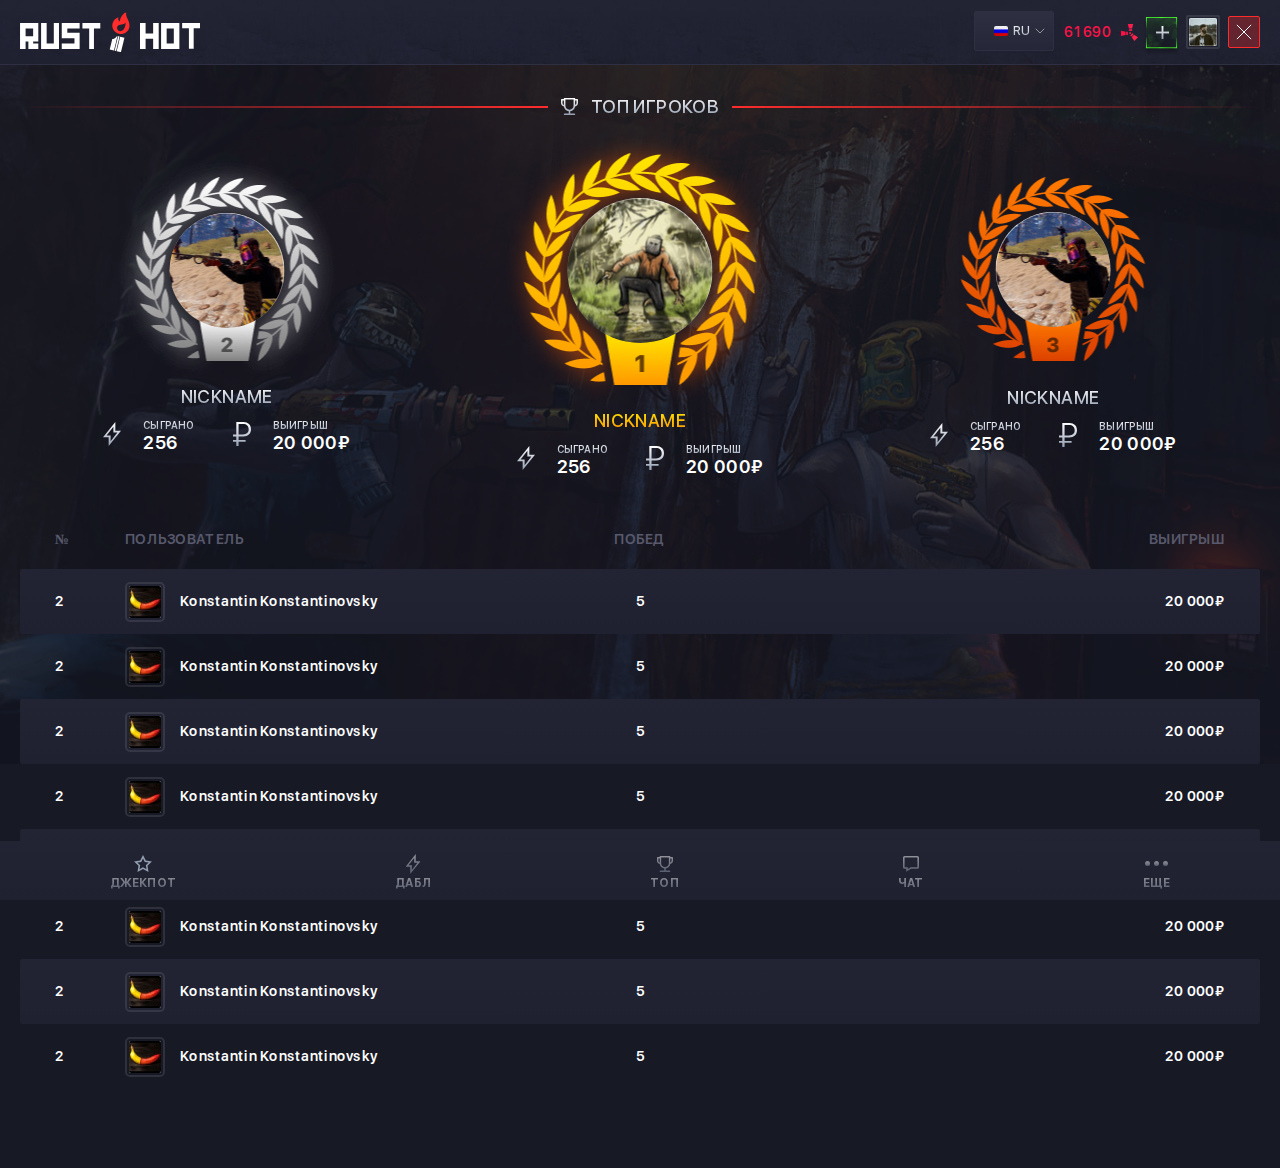
<file: top.html>
<!DOCTYPE html>

<html lang="ru">

<head>
	<meta charset="utf-8">
	<meta http-equiv="X-UA-Compatible" content="IE=edge" >
	<meta name="viewport" content="width=device-width, initial-scale=1.0">
	<meta name="description" content="">
	<link rel="stylesheet" type="text/css" href="style.css">
	<link rel="icon" type="image/png" href="favicon/favicon.ico" sizes="16x16">	
	<title>Rushot</title>
</head>

<body>

	<div class="wrapper">

	<!-- Header -->
		
	<header>
		<div class="header_site">
			<div class="left">
				<a href="#" class="logo">
					<img class="logo_img" src="img/logo.svg" alt="" />
					<img class="logo_shadow" src="img/logo_shadow.svg" alt="" />
				</a>
			</div>
			<div class="right">
				<div class="main_nav_wrapp">
					<ul class="main_nav">
						<li>
							<a href="/////">
								<i class="star_big visible"></i>
								<i class="star_red_big hover"></i>
								<span>Джекпот</span>
							</a>
						</li>
						<li>
							<a href="/////">
								<i class="doble_big visible"></i>
								<i class="doble_red_big hover"></i>
								<span>дабл</span>
							</a>
						</li>
						<li>
							<a href="/////">
								<i class="clock_big visible"></i>
								<i class="clock_red_big hover"></i>
								<span>история игр</span>
							</a>
						</li>
						<li>
							<a href="/////">
								<i class="settings_big visible"></i>
								<i class="settings_red_big hover"></i>
								<span>поддержка</span>
							</a>
						</li>
						<li>
							<a href="/////">
								<i class="cup_big visible"></i>
								<i class="cup_red_big hover"></i>
								<span>топ игроков</span>
							</a>
						</li>
					</ul>
				</div>
				<div class="lang_wrapp">
					<div class="lang_drop_menu">
						<div class="lang_current">
							<div>
								<img src="img/rus_flag.svg" alt="">
								<p>RU</p>
							</div>
						</div>
						<div class="dropdown_lang">
							<ul class="lang_list">
								<li><a href="#"><p class="lang_item"><img src="img/rus_flag.svg" alt="" /><span>RU</span></p></a></li>
								<li><a href="#" class="active"><p class="lang_item"><img src="img/eng_flag.svg" alt="" /><span>ENG</span></p></a></li>
							</ul>
						</div>
					</div>
				</div>
				<div class="steam_btn_wrapp">
					<a href="" class="steam_btn">
						<div>
							<i class="steam_icon"></i>
						</div>
						<div>
							<p>войти через</p>
							<p>steam</p>
						</div>
					</a>
				</div>
				<div class="resp_toolbar">
					<div>
						<p class="balance_red">61 690<i class="icon_02"></i></p>
					</div>
					<div>
						<a href="#" class="ref_btn"></a>
					</div>
					<div>
						<a href="#" class="ava">
							<div class="img_box">
								<img src="img/ava.jpg" alt="" />
							</div>
						</a>
					</div>
					<div>
						<a href="#" class="logout"></a>
					</div>
				</div>
			</div>
		</div>								
	</header>

	<!-- /Header -->

	<!-- Resp Menu -->

	<div class="resp_menu" id="resp_nav">
		<button type="button" class="close_nav"></button>
		<ul class="resp_nav_list">
			<li>
				<a href="#">Link 1</a>
			</li>
			<li>
				<a href="#">Link 2</a>
			</li>
			<li>
				<a href="#">Link 3</a>
			</li>
		</ul>
		<ul class="soc_links">
			<li>
				<a href="#">
					<img class="visible" src="img/tel.svg" alt="" />
					<img class="hover" src="img/tel_white.svg" alt="" />
				</a>
			</li>
			<li>
				<a href="#">
					<img class="visible" src="img/tw.svg" alt="" />
					<img class="hover" src="img/tw_white.svg" alt="" />
				</a>
			</li>
			<li>
				<a href="#">
					<img class="visible" src="img/vk.svg" alt="" />
					<img class="hover" src="img/vk_white.svg" alt="" />
				</a>
			</li>
			<li>
				<a href="#">
					<img class="visible" src="img/dc.svg" alt="" />
					<img class="hover" src="img/dc_white.svg" alt="" />
				</a>
			</li>
		</ul>
	</div>

	 <!-- /Resp Menu -->

	<!-- Content -->
		<div class="content">

		<!-- Section 1 - top Page -->

		<div class="content_templ">
			<div class="left" id="chatMenu">
				<div class="sidebar">
					<div class="sidebar_header">
						<div class="col_1">
							<div class="onl_ch">
								<div>
									<i class="chat"></i>
								</div>
								<div>
									<p>ОНЛАЙН-ЧАТ</p>
								</div>
							</div>
						</div>
						<div class="col_2">
							<button type="button" class="red_pill close_chat"><span>закрыть</span></button>
							<div class="count_chat_users">
								<i class="green_light"></i>
								<p>621</p>
							</div>
						</div>
					</div>
					<div class="chat_users scrollbar" id="chatUsers">
						<div class="user_item">
							<div class="col">
								<div class="user_avatar_wrapp">
									<div class="user_avatar">
										<div class="img_box">
											<img src="img/avatar.jpg" alt="" />
										</div>
									</div>
								</div>
							</div>
							<div class="col">
								<div class="user_text">
									<div class="user_text_header">
										<div>
											<h4>Freit</h4>
										</div>
										<div>
											<p>20:32</p>
										</div>
									</div>
									<div class="user_text_content">
										<p>Сообщение пользователя, даже в две строки, а может даже и в три можно сделать</p>
									</div>
								</div>
							</div>
						</div>
						<div class="user_item moderator">
							<div class="col">
								<div class="user_avatar_wrapp">
									<div class="user_avatar">
										<div class="img_box">
											<img src="img/avatar.jpg" alt="" />
										</div>
									</div>
									<p>MODER</p>
								</div>
							</div>
							<div class="col">
								<div class="user_text">
									<div class="user_text_header">
										<div>
											<h4>Freit</h4>
										</div>
										<div>
											<p>20:32</p>
										</div>
									</div>
									<div class="user_text_content">
										<p>Сообщение пользователя, даже в две строки, а может даже и в три можно сделать</p>
									</div>
								</div>
							</div>
						</div>
						<div class="user_item">
							<div class="col">
								<div class="user_avatar_wrapp">
									<div class="user_avatar">
										<div class="img_box">
											<img src="img/avatar.jpg" alt="" />
										</div>
									</div>
								</div>
							</div>
							<div class="col">
								<div class="user_text">
									<div class="user_text_header">
										<div>
											<h4>Freit</h4>
										</div>
										<div>
											<p>20:32</p>
										</div>
									</div>
									<div class="user_text_content">
										<p>Сообщение пользователя, даже в две строки, а может даже и в три можно сделать</p>
									</div>
								</div>
							</div>
						</div>
						<div class="user_item admin">
							<div class="col">
								<div class="user_avatar_wrapp">
									<div class="user_avatar">
										<div class="img_box">
											<img src="img/avatar.jpg" alt="" />
										</div>
									</div>
									<p>Admin</p>
								</div>
							</div>
							<div class="col">
								<div class="user_text">
									<div class="user_text_header">
										<div>
											<h4>Freit</h4>
										</div>
										<div>
											<p>20:32</p>
										</div>
									</div>
									<div class="user_text_content">
										<p>Сообщение пользователя, даже в две строки, а может даже и в три можно сделать</p>
									</div>
								</div>
							</div>
						</div>
						<div class="user_item">
							<div class="col">
								<div class="user_avatar_wrapp">
									<div class="user_avatar">
										<div class="img_box">
											<img src="img/avatar.jpg" alt="" />
										</div>
									</div>
								</div>
							</div>
							<div class="col">
								<div class="user_text">
									<div class="user_text_header">
										<div>
											<h4>Freit</h4>
										</div>
										<div>
											<p>20:32</p>
										</div>
									</div>
									<div class="user_text_content">
										<p>Сообщение пользователя, даже в две строки, а может даже и в три можно сделать</p>
									</div>
								</div>
							</div>
						</div>
						<div class="user_item">
							<div class="col">
								<div class="user_avatar_wrapp">
									<div class="user_avatar">
										<div class="img_box">
											<img src="img/avatar.jpg" alt="" />
										</div>
									</div>
								</div>
							</div>
							<div class="col">
								<div class="user_text">
									<div class="user_text_header">
										<div>
											<h4>Freit</h4>
										</div>
										<div>
											<p>20:32</p>
										</div>
									</div>
									<div class="user_text_content">
										<p>Сообщение пользователя, даже в две строки, а может даже и в три можно сделать</p>
									</div>
								</div>
							</div>
						</div>
						<div class="user_item">
							<div class="col">
								<div class="user_avatar_wrapp">
									<div class="user_avatar">
										<div class="img_box">
											<img src="img/avatar.jpg" alt="" />
										</div>
									</div>
								</div>
							</div>
							<div class="col">
								<div class="user_text">
									<div class="user_text_header">
										<div>
											<h4>Freit</h4>
										</div>
										<div>
											<p>20:32</p>
										</div>
									</div>
									<div class="user_text_content">
										<p>Сообщение пользователя, даже в две строки, а может даже и в три можно сделать</p>
									</div>
								</div>
							</div>
						</div>
						<div class="user_item">
							<div class="col">
								<div class="user_avatar_wrapp">
									<div class="user_avatar">
										<div class="img_box">
											<img src="img/avatar.jpg" alt="" />
										</div>
									</div>
								</div>
							</div>
							<div class="col">
								<div class="user_text">
									<div class="user_text_header">
										<div>
											<h4>Freit</h4>
										</div>
										<div>
											<p>20:32</p>
										</div>
									</div>
									<div class="user_text_content">
										<p>Сообщение пользователя, даже в две строки, а может даже и в три можно сделать</p>
									</div>
								</div>
							</div>
						</div>
						<div class="user_item">
							<div class="col">
								<div class="user_avatar_wrapp">
									<div class="user_avatar">
										<div class="img_box">
											<img src="img/avatar.jpg" alt="" />
										</div>
									</div>
								</div>
							</div>
							<div class="col">
								<div class="user_text">
									<div class="user_text_header">
										<div>
											<h4>Freit</h4>
										</div>
										<div>
											<p>20:32</p>
										</div>
									</div>
									<div class="user_text_content">
										<p>Сообщение пользователя, даже в две строки, а может даже и в три можно сделать</p>
									</div>
								</div>
							</div>
						</div>
						<div class="user_item">
							<div class="col">
								<div class="user_avatar_wrapp">
									<div class="user_avatar">
										<div class="img_box">
											<img src="img/avatar.jpg" alt="" />
										</div>
									</div>
								</div>
							</div>
							<div class="col">
								<div class="user_text">
									<div class="user_text_header">
										<div>
											<h4>Freit</h4>
										</div>
										<div>
											<p>20:32</p>
										</div>
									</div>
									<div class="user_text_content">
										<p>Сообщение пользователя, даже в две строки, а может даже и в три можно сделать</p>
									</div>
								</div>
							</div>
						</div>
						<div class="user_item">
							<div class="col">
								<div class="user_avatar_wrapp">
									<div class="user_avatar">
										<div class="img_box">
											<img src="img/avatar.jpg" alt="" />
										</div>
									</div>
								</div>
							</div>
							<div class="col">
								<div class="user_text">
									<div class="user_text_header">
										<div>
											<h4>Freit</h4>
										</div>
										<div>
											<p>20:32</p>
										</div>
									</div>
									<div class="user_text_content">
										<p>Сообщение пользователя, даже в две строки, а может даже и в три можно сделать</p>
									</div>
								</div>
							</div>
						</div>
					</div>
				</div>
				<div class="form_wrapp resp_form_wrapp">
					<form>
						<div class="form">
							<div class="col">
								<div class="input_wrapp_2 form_input">
									<div class="show_field"></div>
									<textarea class="formInput" placeholder="Ваше сообщение..." name="" ></textarea>
									<div class="count_symbols" data-maxsimbols = "100">100</div>
								</div>
							</div>
							<div class="col">
								<button type="submit" class="submit_btn"></button>
							</div>
						</div>
					</form>
				</div>
			</div>
			<div class="right top_bg">
				<div class="z_wrapp">
					<div class="history_wrapp">
						<div class="history_title">
							<div class="h_wrapp">								
								<div class="hwrapp_inner">
									<i class="cup_2"></i>
									<h3>топ игроков</h3>
								</div>
							</div>
						</div>
						<div class="top_places">
							<div class="top_place top_place_1">
								<div class="inner">
									<div class="photo_bg_wrapp">
										<img class="photo_bg" src="img/one.png" />
										<div class="photo_box">
											<img src="img/user_02.jpg" alt="" />
										</div>
									</div>
									<div class="descript">
										<h3>nickname</h3>
										<div class="draw_items_wrapp">
											<div class="draw_item draw_item_2">
												<div>
													<img src="img/dubl_2.svg" alt="">
												</div>
												<div>
													<h3>сыграно</h3>
													<p>256</p>
												</div>
											</div>
											<div class="draw_item draw_item_2">
												<div>
													<img src="img/rub_2.svg" alt="">
												</div>
												<div>
													<h3>выигрыш</h3>
													<p>20 000₽</p>
												</div>
											</div>
										</div>
									</div>
								</div>
							</div>
							<div class="top_place top_place_2">
								<div class="inner">
									<div class="photo_bg_wrapp">
										<img class="photo_bg" src="img/two.png" />
										<div class="photo_box">
											<img src="img/user_01.jpg" alt="" />
										</div>
									</div>
									<div class="descript">
										<h3>nickname</h3>
										<div class="draw_items_wrapp">
											<div class="draw_item draw_item_2">
												<div>
													<img src="img/dubl_2.svg" alt="">
												</div>
												<div>
													<h3>сыграно</h3>
													<p>256</p>
												</div>
											</div>
											<div class="draw_item draw_item_2">
												<div>
													<img src="img/rub_2.svg" alt="">
												</div>
												<div>
													<h3>выигрыш</h3>
													<p>20 000₽</p>
												</div>
											</div>
										</div>
									</div>
								</div>
							</div>							
							<div class="top_place top_place_3">
								<div class="inner">
									<div class="photo_bg_wrapp">
										<img class="photo_bg" src="img/three.png" />
										<div class="photo_box">
											<img src="img/user_01.jpg" alt="" />
										</div>
									</div>
									<div class="descript">
										<h3>nickname</h3>
										<div class="draw_items_wrapp">
											<div class="draw_item draw_item_2">
												<div>
													<img src="img/dubl_2.svg" alt="">
												</div>
												<div>
													<h3>сыграно</h3>
													<p>256</p>
												</div>
											</div>
											<div class="draw_item draw_item_2">
												<div>
													<img src="img/rub_2.svg" alt="">
												</div>
												<div>
													<h3>выигрыш</h3>
													<p>20 000₽</p>
												</div>
											</div>
										</div>
									</div>
								</div>
							</div>
						</div>
						<div class="table">
							<div class="table_row table_header">
								<div class="cell">
									<p>№</p>
								</div>
								<div class="cell">
									<p>ПОЛЬЗОВАТЕЛЬ</p>
								</div>
								<div class="cell">
									<p>ПОБЕД</p>
								</div>
								<div class="cell">
									<p>ВЫИГРЫШ</p>
								</div>
							</div>
							<div class="table_row">
								<div class="cell">
									<p>2</p>
								</div>
								<div class="cell">
									<div class="user_info">
										<div class="user_avatar">
											<div class="img_box">
												<img src="img/avatar.jpg" alt="">
											</div>
										</div>
										<div class="user_info_text">
											<h3>Konstantin Konstantinovsky</h3>
										</div>
									</div>
								</div>
								<div class="cell">
									<p>5</p>
								</div>
								<div class="cell">
									<p>20 000₽</p>
								</div>
							</div>
							<div class="table_row">
								<div class="cell">
									<p>2</p>
								</div>
								<div class="cell">
									<div class="user_info">
										<div class="user_avatar">
											<div class="img_box">
												<img src="img/avatar.jpg" alt="">
											</div>
										</div>
										<div class="user_info_text">
											<h3>Konstantin Konstantinovsky</h3>
										</div>
									</div>
								</div>
								<div class="cell">
									<p>5</p>
								</div>
								<div class="cell">
									<p>20 000₽</p>
								</div>
							</div>
							<div class="table_row">
								<div class="cell">
									<p>2</p>
								</div>
								<div class="cell">
									<div class="user_info">
										<div class="user_avatar">
											<div class="img_box">
												<img src="img/avatar.jpg" alt="">
											</div>
										</div>
										<div class="user_info_text">
											<h3>Konstantin Konstantinovsky</h3>
										</div>
									</div>
								</div>
								<div class="cell">
									<p>5</p>
								</div>
								<div class="cell">
									<p>20 000₽</p>
								</div>
							</div>
							<div class="table_row">
								<div class="cell">
									<p>2</p>
								</div>
								<div class="cell">
									<div class="user_info">
										<div class="user_avatar">
											<div class="img_box">
												<img src="img/avatar.jpg" alt="">
											</div>
										</div>
										<div class="user_info_text">
											<h3>Konstantin Konstantinovsky</h3>
										</div>
									</div>
								</div>
								<div class="cell">
									<p>5</p>
								</div>
								<div class="cell">
									<p>20 000₽</p>
								</div>
							</div>
							<div class="table_row">
								<div class="cell">
									<p>2</p>
								</div>
								<div class="cell">
									<div class="user_info">
										<div class="user_avatar">
											<div class="img_box">
												<img src="img/avatar.jpg" alt="">
											</div>
										</div>
										<div class="user_info_text">
											<h3>Konstantin Konstantinovsky</h3>
										</div>
									</div>
								</div>
								<div class="cell">
									<p>5</p>
								</div>
								<div class="cell">
									<p>20 000₽</p>
								</div>
							</div>
							<div class="table_row">
								<div class="cell">
									<p>2</p>
								</div>
								<div class="cell">
									<div class="user_info">
										<div class="user_avatar">
											<div class="img_box">
												<img src="img/avatar.jpg" alt="">
											</div>
										</div>
										<div class="user_info_text">
											<h3>Konstantin Konstantinovsky</h3>
										</div>
									</div>
								</div>
								<div class="cell">
									<p>5</p>
								</div>
								<div class="cell">
									<p>20 000₽</p>
								</div>
							</div>
							<div class="table_row">
								<div class="cell">
									<p>2</p>
								</div>
								<div class="cell">
									<div class="user_info">
										<div class="user_avatar">
											<div class="img_box">
												<img src="img/avatar.jpg" alt="">
											</div>
										</div>
										<div class="user_info_text">
											<h3>Konstantin Konstantinovsky</h3>
										</div>
									</div>
								</div>
								<div class="cell">
									<p>5</p>
								</div>
								<div class="cell">
									<p>20 000₽</p>
								</div>
							</div>
							<div class="table_row">
								<div class="cell">
									<p>2</p>
								</div>
								<div class="cell">
									<div class="user_info">
										<div class="user_avatar">
											<div class="img_box">
												<img src="img/avatar.jpg" alt="">
											</div>
										</div>
										<div class="user_info_text">
											<h3>Konstantin Konstantinovsky</h3>
										</div>
									</div>
								</div>
								<div class="cell">
									<p>5</p>
								</div>
								<div class="cell">
									<p>20 000₽</p>
								</div>
							</div>
						</div>
					</div>
				</div>
			</div>
		</div>

		<!-- /Section 1 - top Page -->

		</div>
	<!-- /Content -->

	<!-- Footer -->

		<footer class="footer_section">
			<div class="footer_templ">
				<div class="left" id="footerForm">
					<div class="form_wrapp">
						<form>
							<div class="form">
								<div class="col">
									<div class="input_wrapp_2 form_input">
										<div class="show_field"></div>
										<textarea class="formInput" placeholder="Ваше сообщение..." name="" ></textarea>
										<div class="count_symbols" data-maxsimbols = "100">100</div>
									</div>
								</div>
								<div class="col">
									<button type="submit" class="submit_btn"></button>
								</div>
							</div>
						</form>
					</div>
				</div>
				<div class="right">
					<div class="two_cols_3">
						<div class="col">
							<div class="text_wrapp">
								<p>RUSTHOT.COM - копирование дизайна сайта, элементов или контента строго запрещена. Все скрипты и графические элементы являются собственностью администрации сайта.</p>
							</div>
						</div>
						<div class="col">
							<ul class="soc_links">
								<li>
									<a href="#">
										<img class="visible" src="img/tel.svg" alt="" />
										<img class="hover" src="img/tel_white.svg" alt="" />
									</a>
								</li>
								<li>
									<a href="#">
										<img class="visible" src="img/tw.svg" alt="" />
										<img class="hover" src="img/tw_white.svg" alt="" />
									</a>
								</li>
								<li>
									<a href="#">
										<img class="visible" src="img/vk.svg" alt="" />
										<img class="hover" src="img/vk_white.svg" alt="" />
									</a>
								</li>
								<li>
									<a href="#">
										<img class="visible" src="img/dc.svg" alt="" />
										<img class="hover" src="img/dc_white.svg" alt="" />
									</a>
								</li>
							</ul>
						</div>
					</div>
				</div>
			</div>
			<!-- Resp Footer -->
			<div class="resp_footer">
				<ul class="resp_nav">
					<li>
						<a href="#">
							<div class="icon_box">
								<i class="star visible"></i>
								<i class="star_red hover"></i>
							</div>
							<p>Джекпот</p>
						</a>
					</li>
					<li>
						<a href="#">
							<div class="icon_box">
								<i class="doble_resp visible"></i>
								<i class="doble_resp_red hover"></i>
							</div>
							<p>дабл</p>
						</a>
					</li>
					<li>
						<a href="#">
							<div class="icon_box">
								<i class="cup_resp visible"></i>
								<i class="cup_resp_red hover"></i>
							</div>
							<p>топ</p>
						</a>
					</li>
					<li>
						<a href="#" class="chat_link">
							<div class="icon_box">
								<i class="chat_resp visible"></i>
								<i class="chat_resp_red hover"></i>
							</div>
							<p>чат</p>
						</a>
					</li>
					<li>
						<a href="#" class="more_link">
							<div class="more_dots">
								<span></span>
								<span></span>
								<span></span>
							</div>
							<p>еще</p>
						</a>
					</li>
				</ul>
			</div>
			<!-- /Resp Footer -->
		</footer>

	<!-- /Footer -->

	</div>

<link rel="stylesheet" type="text/css" href="responsive.css">
	<link rel="stylesheet" type="text/css" href="slick/slick.css">
	<link rel="stylesheet" type="text/css" href="vendors/css/jquery.mCustomScrollbar.css">
	<script src="vendors/js/jquery.js"></script>
	<script src="slick/slick.js"></script>
	<script type="text/javascript" src="vendors/js/jquery.mCustomScrollbar.concat.min.js"></script>
	<script src="js/scripts.js"></script>

</body>
</html>
</file>
<file: style.css>
@charset "utf-8";

/*------------------*/
/*-- Fonts --*/
/*------------------*/

@font-face {
    font-family: "SF UI Display";
    src: url("fonts/SFUIDisplay-Semibold.eot");
    src: url("fonts/SFUIDisplay-Semibold.eot?#iefix") format("embedded-opentype"),
        url("fonts/SFUIDisplay-Semibold.woff2") format("woff2"),
        url("fonts/SFUIDisplay-Semibold.woff") format("woff"),
        url("fonts/SFUIDisplay-Semibold.ttf") format("truetype"),
        url("fonts/SFUIDisplay-Semibold.svg#fonts/SFUIDisplay-Semibold") format("svg");
    font-weight: 600;
    font-style: normal;
    font-display: swap;
}

@font-face {
    font-family: "SF UI Display";
    src: url("fonts/SFUIDisplay-Heavy.eot");
    src: url("fonts/SFUIDisplay-Heavy.eot?#iefix") format("embedded-opentype"),
        url("fonts/SFUIDisplay-Heavy.woff2") format("woff2"),
        url("fonts/SFUIDisplay-Heavy.woff") format("woff"),
        url("fonts/SFUIDisplay-Heavy.ttf") format("truetype"),
        url("fonts/SFUIDisplay-Heavy.svg#fonts/SFUIDisplay-Heavy") format("svg");
    font-weight: 800;
    font-style: normal;
    font-display: swap;
}

@font-face {
    font-family: "SF UI Display";
    src: url("fonts/SFUIDisplay-Medium.eot");
    src: url("fonts/SFUIDisplay-Medium.eot?#iefix") format("embedded-opentype"),
        url("fonts/SFUIDisplay-Medium.woff2") format("woff2"),
        url("fonts/SFUIDisplay-Medium.woff") format("woff"),
        url("fonts/SFUIDisplay-Medium.ttf") format("truetype"),
        url("fonts/SFUIDisplay-Medium.svg#fonts/SFUIDisplay-Medium") format("svg");
    font-weight: 500;
    font-style: normal;
    font-display: swap;
}

@font-face {
    font-family: "SF UI Display";
    src: url("fonts/SFUIDisplay-Regular.eot");
    src: url("fonts/SFUIDisplay-Regular.eot?#iefix") format("embedded-opentype"),
        url("fonts/SFUIDisplay-Regular.woff2") format("woff2"),
        url("fonts/SFUIDisplay-Regular.woff") format("woff"),
        url("fonts/SFUIDisplay-Regular.ttf") format("truetype"),
        url("fonts/SFUIDisplay-Regular.svg#fonts/SFUIDisplay-Regular") format("svg");
    font-weight: normal;
    font-style: normal;
    font-display: swap;
}

@font-face {
    font-family: "SF UI Display";
    src: url("fonts/SFUIDisplay-Bold.eot");
    src: url("fonts/SFUIDisplay-Bold.eot?#iefix") format("embedded-opentype"),
        url("fonts/SFUIDisplay-Bold.woff2") format("woff2"),
        url("fonts/SFUIDisplay-Bold.woff") format("woff"),
        url("fonts/SFUIDisplay-Bold.ttf") format("truetype"),
        url("fonts/SFUIDisplay-Bold.svg#fonts/SFUIDisplay-Bold") format("svg");
    font-weight: bold;
    font-style: normal;
    font-display: swap;
}

@font-face {
    font-family: "SF UI Text";
    src: url("fonts/SFUIText-HeavyItalic.eot");
    src: url("fonts/SFUIText-HeavyItalic.eot?#iefix") format("embedded-opentype"),
        url("fonts/SFUIText-HeavyItalic.woff2") format("woff2"),
        url("fonts/SFUIText-HeavyItalic.woff") format("woff"),
        url("fonts/SFUIText-HeavyItalic.ttf") format("truetype"),
        url("fonts/SFUIText-HeavyItalic.svg#fonts/SFUIText-HeavyItalic") format("svg");
    font-weight: 900;
    font-style: italic;
    font-display: swap;
}


/*-------------------------------------------*/
/* BASIC SETUP */
/*-------------------------------------------*/

* {
    margin: 0;
    padding: 0;
    -webkit-box-sizing: border-box;
    -moz-box-sizing: border-box;
    box-sizing: border-box;
}

html {
    -webkit-text-size-adjust: 100%;
}

html,
body {
    min-height: 100%;
    min-width: 100%;
    height: 100%;
}

body {
    background: #171925;
}

.wrapper {
    position: relative;
    display: flex;
    display: -ms-flexbox;
    display: -webkit-flex;
    flex-direction: column;
    -webkit-flex-direction: column;
    -ms-flex-direction: column;
    min-height: 100%;
    /*min-height: 100vh;*/
    overflow: hidden;
}

header {
    flex: 0 0 auto;
    -webkit-flex: 0 0 auto;
}

.content {
    flex: 1 0 auto;
    -webkit-flex: 1 0 auto;
    display: flex;
    display: -webkit-flex;
}

footer {
    flex: 0 0 auto;
    -webkit-flex: 0 0 auto;
}

::-webkit-input-placeholder {color: #575760;}
::-moz-placeholder          {color: #575760;}
:-moz-placeholder           {color: #575760;}
:-ms-input-placeholder      {color: #575760;}

input,
textarea,
button,
select,
a,
img {
    outline: none;
}

select {
    -webkit-appearance: none;
    appearance: none;
    -moz-appearance;
    text-indent: 0.01px;
    text-overflow: "";
}

*::-ms-expand { display: none; }

input::-webkit-outer-spin-button,
input::-webkit-inner-spin-button {
    -webkit-appearance: none;
}

input[type="number"] {
    -moz-appearance: textfield;
}

input {
    -webkit-appearance: none;
    -moz-appearance
}

button {
    -webkit-appearance: none;
    -moz-appearance
}

textarea {
    resize: none;
    overflow: auto;
    -webkit-appearance: none;
    -moz-appearance;
}

input::-webkit-input-placeholder       {opacity: 1; transition: opacity .3s ease;}
input::-moz-placeholder                {opacity: 1; transition: opacity .3s ease;}
input:-moz-placeholder                 {opacity: 1; transition: opacity .3s ease;}
input:-ms-input-placeholder            {opacity: 1; transition: opacity .3s ease;}
input:focus::-webkit-input-placeholder {opacity: 0; transition: opacity .3s ease;}
input:focus::-moz-placeholder          {opacity: 0; transition: opacity .3s ease;}
input:focus:-moz-placeholder           {opacity: 0; transition: opacity .3s ease;}
input:focus:-ms-input-placeholder      {opacity: 0; transition: opacity .3s ease;}

textarea::-webkit-input-placeholder       {opacity: 1; transition: opacity .3s ease;}
textarea::-moz-placeholder                {opacity: 1; transition: opacity .3s ease;}
textarea:-moz-placeholder                 {opacity: 1; transition: opacity .3s ease;}
textarea:-ms-input-placeholder            {opacity: 1; transition: opacity .3s ease;}
textarea:focus::-webkit-input-placeholder {opacity: 0; transition: opacity .3s ease;}
textarea:focus::-moz-placeholder          {opacity: 0; transition: opacity .3s ease;}
textarea:focus:-moz-placeholder           {opacity: 0; transition: opacity .3s ease;}
textarea:focus:-ms-input-placeholder      {opacity: 0; transition: opacity .3s ease;}


/*-------------------------------------------*/
/* ----- DEFAULT STYLES ------ */
/*-------------------------------------------*/

section {
    position: relative;
    padding: 1px 0;
}

h1 {
    font-family: "SF UI Display";
    font-weight: 500;
    font-size: 18px;
    line-height: 21px;
    letter-spacing: .02em;
    text-transform: uppercase;
    color: #FFFFFF;
}

h2 {
    font-family: "SF UI Display";
    font-weight: 500;
    font-size: 18px;
    line-height: 21px;
    letter-spacing: .02em;
    text-transform: uppercase;
    color: #FFFFFF;
}

h3 {
    font-family: "SF UI Display";
    font-weight: 600;
    font-size: 18px;
    line-height: 150%;
    letter-spacing: .02em;
    color: #FFFFFF;
}

h4 {
    font-family: "SF UI Display";
    font-weight: 600;
    font-size: 12px;
    line-height: 150%;
    letter-spacing: .02em;
    color: #FFFFFF;
}

h5 {
    font-family: "SF UI Display";
    font-weight: normal;
    font-size: 12px;
    line-height: 150%;
    letter-spacing: .02em;
    color: #A2A3B8;
}

p {
    font-family: "SF UI Display";
    font-weight: normal;
    font-size: 12px;
    line-height: 150%;
    letter-spacing: .02em;
    color: #A2A3B8;
}

a {
    text-decoration: none;
    font-family: "SF UI Display";
    font-weight: normal;
    font-size: 12px;
    line-height: 150%;
    letter-spacing: .02em;
    color: #A2A3B8;
}

a:visited,
a:hover,
a:active,
a:focus {
    outline: none;
}

li {
    list-style: none;
    font-family: "SF UI Display";
    font-weight: normal;
    font-size: 12px;
    line-height: 150%;
    letter-spacing: .02em;
    color: #A2A3B8;
}

img {
    outline: none;
    border: 1px solid transparent;
    border: none;
}

button:hover,
button:active,
a:hover,
a:active {
    -webkit-tap-highlight-color: rgba(0,0,0,0); 
    -webkit-tap-highlight-color: transparent;
}

input {
    font-family: "SF UI Display";
}

input:focus {

}

textarea {
    font-family: "SF UI Display";
}

textarea:focus {

}

label {
    font-family: "SF UI Display";
}

/*-------------------------------------------*/
/* ----- REUSABLE COMPONENTS ------ */
/*-------------------------------------------*/

.overflow_wrapp {
    overflow: hidden;
}

.align_center {
    text-align: center;
}

.align_right {
    text-align: right;
}

.align_left {
    text-align: left;
}

.s_visible {
    display: none;
}

/*-- Slick --*/

.slick-arrow {
    display: block;
    width: 75px;
    height: 75px;
    cursor: pointer;
    z-index: 2;
    position: absolute;
    top: 50%;
    opacity: .6;
    margin-top: -40px;
    background: #ffffff;
    border: 1px solid transparent;
    -webkit-border-radius: 50%;
    -moz-border-radius: 50%;
    border-radius: 50%;
    -webkit-box-shadow: 0 1px 5px 0 rgba(0, 0, 0, .5);
    -moz-box-shadow: 0 1px 5px 0 rgba(0, 0, 0, .5);
    box-shadow: 0 1px 5px 0 rgba(0, 0, 0, .5);
    -webkit-transition-property: box-shadow, opacity;
    -webkit-transition-duration: .3s;
    -webkit-transition-timing-function: ease;

    -moz-transition-property: box-shadow, opacity;
    -moz-transition-duration: .3s;
    -moz-transition-timing-function: ease;

    -ms-transition-property: box-shadow, opacity;
    -ms-transition-duration: .3s;
    -ms-transition-timing-function: ease;

    -o-transition-property: box-shadow, opacity;
    -o-transition-duration: .3s;
    -o-transition-timing-function: ease;

    transition-property: box-shadow, opacity;
    transition-duration: .3s;
    transition-timing-function: ease;
}

.slick-arrow:hover {
    opacity: 1;
    -webkit-box-shadow: 0 1px 12px 0 rgba(0, 0, 0, .5);
    -moz-box-shadow: 0 1px 12px 0 rgba(0, 0, 0, .5);
    box-shadow: 0 1px 12px 0 rgba(0, 0, 0, .5);
}

.slick-arrow img {
    display: block;
    width: 36px;
    height: auto;
    margin: auto;
    position: absolute;
    top: 0;
    left: 0;
    right: 0;
    bottom: 0;
}

.slick-prev {
    left: -21px;
}

.slick-prev img {
    left: -2px;
}

.slick-next {
    right: -21px;
}

.slick-next img {
    right: -6px;
}

.slick-dots {
    text-align: center;
}

.slick-dots li {
    display: inline-block;
    vertical-align: top;
    cursor: pointer;
    margin: 4px;
}

.slick-dots li button {
    font-size: 0;
    line-height: 0;
    width: 16px;
    height: 16px;
    cursor: pointer;
    background: transparent;
    position: relative;
    border: 2px solid #006df0;
    -webkit-border-radius: 50%;
    -moz-border-radius: 50%;
    border-radius: 50%;
}

.slick-dots li.slick-active button {
    background: #006df0;
}

/*-- /Slick --*/

/*-- Icons --*/

.star_big {
    display: block;
    width: 22px;
    height: 22px;
    background-image: url(img/star.svg);
    background-repeat: no-repeat;
    background-position: center;
    background-size: contain;
}

.star_red_big {
    display: block;
    width: 22px;
    height: 22px;
    position: relative;
}

.star_red_big:after {
    display: block;
    content: "";
    width: 22px;
    height: 22px;
    position: relative;
    background-image: url(img/star_red.svg);
    background-repeat: no-repeat;
    background-position: center;
    background-size: contain;
    z-index: 2;
}

.star_red_big:before {
    display: block;
    content: "";
    width: 5px;
    height: 5px;
    background: rgba(255,44,44,.1);
    -webkit-border-radius: 50%;
    -moz-border-radius: 50%;
    border-radius: 50%;
    -webkit-box-shadow: 0 0 22px 9px rgba(255,44,44,.9);
    -moz-box-shadow: 0 0 22px 9px rgba(255,44,44,.9);
    box-shadow: 0 0 22px 9px rgba(255,44,44,.9);
    position: absolute;
    top: 50%;
    left: 50%;
    -webkit-transform: translate(-50%, -50%);
    -moz-transform: translate(-50%, -50%);
    transform: translate(-50%, -50%);
}

.doble_big {
    display: block;
    width: 22px;
    height: 22px;
    background-image: url(img/doble.svg);
    background-repeat: no-repeat;
    background-position: center;
    background-size: contain;
}

.doble_red_big {
    display: block;
    width: 22px;
    height: 22px;
    position: relative;
}

.doble_red_big:after {
    display: block;
    content: "";
    width: 22px;
    height: 22px;
    position: relative;
    background-image: url(img/doble_red.svg);
    background-repeat: no-repeat;
    background-position: center;
    background-size: contain;
    z-index: 2;
}

.doble_red_big:before {
    display: block;
    content: "";
    width: 5px;
    height: 5px;
    background: rgba(255,44,44,.1);
    -webkit-border-radius: 50%;
    -moz-border-radius: 50%;
    border-radius: 50%;
    -webkit-box-shadow: 0 0 22px 9px rgba(255,44,44,.9);
    -moz-box-shadow: 0 0 22px 9px rgba(255,44,44,.9);
    box-shadow: 0 0 22px 9px rgba(255,44,44,.9);
    position: absolute;
    top: 50%;
    left: 50%;
    -webkit-transform: translate(-50%, -50%);
    -moz-transform: translate(-50%, -50%);
    transform: translate(-50%, -50%);
}

.clock_big {
    display: block;
    width: 20px;
    height: 20px;
    background-image: url(img/clock_2.svg);
    background-repeat: no-repeat;
    background-position: center;
    background-size: contain;
}

.clock_red_big {
    display: block;
    width: 20px;
    height: 20px;
    position: relative;
}

.clock_red_big:after {
    display: block;
    content: "";
    width: 20px;
    height: 20px;
    position: relative;
    background-image: url(img/clock_red.svg);
    background-repeat: no-repeat;
    background-position: center;
    background-size: contain;
    z-index: 2;
}

.clock_red_big:before {
    display: block;
    content: "";
    width: 5px;
    height: 5px;
    background: rgba(255,44,44,.1);
    -webkit-border-radius: 50%;
    -moz-border-radius: 50%;
    border-radius: 50%;
    -webkit-box-shadow: 0 0 22px 9px rgba(255,44,44,.9);
    -moz-box-shadow: 0 0 22px 9px rgba(255,44,44,.9);
    box-shadow: 0 0 22px 9px rgba(255,44,44,.9);
    position: absolute;
    top: 50%;
    left: 50%;
    -webkit-transform: translate(-50%, -50%);
    -moz-transform: translate(-50%, -50%);
    transform: translate(-50%, -50%);
}

.settings_big {
    display: block;
    width: 20px;
    height: 20px;
    background-image: url(img/settings.svg);
    background-repeat: no-repeat;
    background-position: center;
    background-size: contain;
}

.settings_red_big {
    display: block;
    width: 20px;
    height: 20px;
    position: relative;
}

.settings_red_big:after {
    display: block;
    content: "";
    width: 20px;
    height: 20px;
    position: relative;
    background-image: url(img/settings_red.svg);
    background-repeat: no-repeat;
    background-position: center;
    background-size: contain;
    z-index: 2;
}

.settings_red_big:before {
    display: block;
    content: "";
    width: 5px;
    height: 5px;
    background: rgba(255,44,44,.1);
    -webkit-border-radius: 50%;
    -moz-border-radius: 50%;
    border-radius: 50%;
    -webkit-box-shadow: 0 0 22px 9px rgba(255,44,44,.9);
    -moz-box-shadow: 0 0 22px 9px rgba(255,44,44,.9);
    box-shadow: 0 0 22px 9px rgba(255,44,44,.9);
    position: absolute;
    top: 50%;
    left: 50%;
    -webkit-transform: translate(-50%, -50%);
    -moz-transform: translate(-50%, -50%);
    transform: translate(-50%, -50%);
}

.cup_big {
    display: block;
    width: 20px;
    height: 20px;
    background-image: url(img/cup.svg);
    background-repeat: no-repeat;
    background-position: center;
    background-size: contain;
}

.cup_red_big {
    display: block;
    width: 20px;
    height: 20px;
    position: relative;
}

.cup_red_big:after {
    display: block;
    content: "";
    width: 20px;
    height: 20px;
    position: relative;
    background-image: url(img/cup_red.svg);
    background-repeat: no-repeat;
    background-position: center;
    background-size: contain;
    z-index: 2;
}

.cup_red_big:before {
    display: block;
    content: "";
    width: 5px;
    height: 5px;
    background: rgba(255,44,44,.1);
    -webkit-border-radius: 50%;
    -moz-border-radius: 50%;
    border-radius: 50%;
    -webkit-box-shadow: 0 0 22px 9px rgba(255,44,44,.9);
    -moz-box-shadow: 0 0 22px 9px rgba(255,44,44,.9);
    box-shadow: 0 0 22px 9px rgba(255,44,44,.9);
    position: absolute;
    top: 50%;
    left: 50%;
    -webkit-transform: translate(-50%, -50%);
    -moz-transform: translate(-50%, -50%);
    transform: translate(-50%, -50%);
}

.cub_red_big {
    display: block;
    width: 26px;
    height: 26px;
    position: relative;
}

.cub_red_big:after {
    display: block;
    content: "";
    width: 26px;
    height: 26px;
    position: relative;
    background-image: url(img/cub_red_big.svg);
    background-repeat: no-repeat;
    background-position: center;
    background-size: contain;
    z-index: 2;
}

.cub_red_big:before {
    display: block;
    content: "";
    width: 5px;
    height: 5px;
    background: rgba(255,44,44,.1);
    -webkit-border-radius: 50%;
    -moz-border-radius: 50%;
    border-radius: 50%;
    -webkit-box-shadow: 0 0 22px 9px rgba(255,44,44,.9);
    -moz-box-shadow: 0 0 22px 9px rgba(255,44,44,.9);
    box-shadow: 0 0 22px 9px rgba(255,44,44,.9);
    position: absolute;
    top: 50%;
    left: 50%;
    -webkit-transform: translate(-50%, -50%);
    -moz-transform: translate(-50%, -50%);
    transform: translate(-50%, -50%);
}

.rub_red_big {
    display: block;
    width: 19px;
    height: 25px;
    position: relative;
}

.rub_red_big:after {
    display: block;
    content: "";
    width: 19px;
    height: 25px;
    position: relative;
    background-image: url(img/rub_red.svg);
    background-repeat: no-repeat;
    background-position: center;
    background-size: contain;
    z-index: 2;
}

.rub_red_big:before {
    display: block;
    content: "";
    width: 5px;
    height: 5px;
    background: rgba(255,44,44,.1);
    -webkit-border-radius: 50%;
    -moz-border-radius: 50%;
    border-radius: 50%;
    -webkit-box-shadow: 0 0 22px 9px rgba(255,44,44,.9);
    -moz-box-shadow: 0 0 22px 9px rgba(255,44,44,.9);
    box-shadow: 0 0 22px 9px rgba(255,44,44,.9);
    position: absolute;
    top: 50%;
    left: 50%;
    -webkit-transform: translate(-50%, -50%);
    -moz-transform: translate(-50%, -50%);
    transform: translate(-50%, -50%);
}

.percent_red_big {
    display: block;
    width: 26px;
    height: 26px;
    position: relative;
}

.percent_red_big:after {
    display: block;
    content: "";
    width: 26px;
    height: 26px;
    position: relative;
    background-image: url(img/percent_red.svg);
    background-repeat: no-repeat;
    background-position: center;
    background-size: contain;
    z-index: 2;
}

.percent_red_big:before {
    display: block;
    content: "";
    width: 5px;
    height: 5px;
    background: rgba(255,44,44,.1);
    -webkit-border-radius: 50%;
    -moz-border-radius: 50%;
    border-radius: 50%;
    -webkit-box-shadow: 0 0 22px 9px rgba(255,44,44,.9);
    -moz-box-shadow: 0 0 22px 9px rgba(255,44,44,.9);
    box-shadow: 0 0 22px 9px rgba(255,44,44,.9);
    position: absolute;
    top: 50%;
    left: 50%;
    -webkit-transform: translate(-50%, -50%);
    -moz-transform: translate(-50%, -50%);
    transform: translate(-50%, -50%);
}

.cor_yellow_big {
    display: block;
    width: 24px;
    height: 22px;
    position: relative;
}

.cor_yellow_big:after {
    display: block;
    content: "";
    width: 24px;
    height: 22px;
    position: relative;
    background-image: url(img/cor_yellow.svg);
    background-repeat: no-repeat;
    background-position: center;
    background-size: contain;
    z-index: 2;
}

.cor_yellow_big:before {
    display: block;
    content: "";
    width: 5px;
    height: 5px;
    background: rgba(240,251,74,.1);
    -webkit-border-radius: 50%;
    -moz-border-radius: 50%;
    border-radius: 50%;
    -webkit-box-shadow: 0 0 22px 9px rgba(240,251,74,.9);
    -moz-box-shadow: 0 0 22px 9px rgba(240,251,74,.9);
    box-shadow: 0 0 22px 9px rgba(240,251,74,.9);
    position: absolute;
    top: 50%;
    left: 50%;
    -webkit-transform: translate(-50%, -50%);
    -moz-transform: translate(-50%, -50%);
    transform: translate(-50%, -50%);
}

.rub_yellow_big {
    display: block;
    width: 18px;
    height: 24px;
    position: relative;
}

.rub_yellow_big:after {
    display: block;
    content: "";
    width: 18px;
    height: 24px;
    position: relative;
    background-image: url(img/rub_yellow.svg);
    background-repeat: no-repeat;
    background-position: center;
    background-size: contain;
    z-index: 2;
}

.rub_yellow_big:before {
    display: block;
    content: "";
    width: 5px;
    height: 5px;
    background: rgba(240,251,74,.1);
    -webkit-border-radius: 50%;
    -moz-border-radius: 50%;
    border-radius: 50%;
    -webkit-box-shadow: 0 0 22px 9px rgba(240,251,74,.9);
    -moz-box-shadow: 0 0 22px 9px rgba(240,251,74,.9);
    box-shadow: 0 0 22px 9px rgba(240,251,74,.9);
    position: absolute;
    top: 50%;
    left: 50%;
    -webkit-transform: translate(-50%, -50%);
    -moz-transform: translate(-50%, -50%);
    transform: translate(-50%, -50%);
}

.cub_yellow_big {
    display: block;
    width: 26px;
    height: 26px;
    position: relative;
}

.cub_yellow_big:after {
    display: block;
    content: "";
    width: 26px;
    height: 26px;
    position: relative;
    background-image: url(img/cub_yellow.svg);
    background-repeat: no-repeat;
    background-position: center;
    background-size: contain;
    z-index: 2;
}

.cub_yellow_big:before {
    display: block;
    content: "";
    width: 5px;
    height: 5px;
    background: rgba(240,251,74,.1);
    -webkit-border-radius: 50%;
    -moz-border-radius: 50%;
    border-radius: 50%;
    -webkit-box-shadow: 0 0 22px 9px rgba(240,251,74,.9);
    -moz-box-shadow: 0 0 22px 9px rgba(240,251,74,.9);
    box-shadow: 0 0 22px 9px rgba(240,251,74,.9);
    position: absolute;
    top: 50%;
    left: 50%;
    -webkit-transform: translate(-50%, -50%);
    -moz-transform: translate(-50%, -50%);
    transform: translate(-50%, -50%);
}

.percent_yellow_big {
    display: block;
    width: 23px;
    height: 23px;
    position: relative;
}

.percent_yellow_big:after {
    display: block;
    content: "";
    width: 26px;
    height: 26px;
    position: relative;
    background-image: url(img/percent_yellow.svg);
    background-repeat: no-repeat;
    background-position: center;
    background-size: contain;
    z-index: 2;
}

.percent_yellow_big:before {
    display: block;
    content: "";
    width: 5px;
    height: 5px;
    background: rgba(240,251,74,.1);
    -webkit-border-radius: 50%;
    -moz-border-radius: 50%;
    border-radius: 50%;
    -webkit-box-shadow: 0 0 22px 9px rgba(240,251,74,.9);
    -moz-box-shadow: 0 0 22px 9px rgba(240,251,74,.9);
    box-shadow: 0 0 22px 9px rgba(240,251,74,.9);
    position: absolute;
    top: 50%;
    left: 50%;
    -webkit-transform: translate(-50%, -50%);
    -moz-transform: translate(-50%, -50%);
    transform: translate(-50%, -50%);
}

/*-- /Icons --*/

/*-------------------------------------------*/
/* ----- HEADER ------ */
/*-------------------------------------------*/

.header_site {
    display: flex;
    display: -webkit-flex;
    border-bottom: 1px solid #2E2F42;
    background-image: url(img/header_bg.jpg);
    background-repeat: no-repeat;
    background-position: center;
    background-size: cover;
    width: 100%;
    z-index: 3;
    position: fixed;
    top: 0;
    left: 0;
}

.header_site .left {
    width: 327px;
}

.header_site .right {
    display: flex;
    display: -webkit-flex;
    width: calc(100% - 327px);
}

.logo {
    display: block;
    width: 100%;
    min-height: 88px;
    position: relative;
    background: -webkit-linear-gradient(180deg, #161722 0%, #301F1F 100%);
    background: -moz-linear-gradient(180deg, #161722 0%, #301F1F 100%);
    background: linear-gradient(180deg, #161722 0%, #301F1F 100%);
}

.logo:after {
    display: block;
    width: 100%;
    height: 2px;
    content: "";
    background: -webkit-radial-gradient(50% 61.36% at 50% 100%, #FF2C2C 0%, rgba(28, 29, 45, 0) 100%);
    background: -moz-radial-gradient(50% 61.36% at 50% 100%, #FF2C2C 0%, rgba(28, 29, 45, 0) 100%);
    background: radial-gradient(50% 61.36% at 50% 100%, #FF2C2C 0%, rgba(28, 29, 45, 0) 100%);
    position: absolute;
    bottom: 0;
    left: 0;
}

.logo_shadow {
    display: block;
    width: auto;
    height: auto;
    max-width: 100%;
    position: absolute;
    bottom: 0;
    left: 50%;
    -webkit-transform: translate(-50%, 0);
    -moz-transform: translate(-50%, 0);
    transform: translate(-50%, 0);
}

.logo img.logo_img {
    display: block;
    width: auto;
    height: auto;
    max-width: 90%;
    max-height: 100%;
    position: absolute;
    top: 50%;
    left: 50%;
    -webkit-transform: translate(-50%, -50%);
    -moz-transform: translate(-50%, -50%);
    transform: translate(-50%, -50%);
    z-index: 2;
}

.main_nav_wrapp {
    display: flex;
    display: -webkit-flex;
    width: calc(100% - 310px);
    padding-left: 20px;
}

.main_nav li {
    display: inline-flex;
    display: -webkit-inline-flex;
    height: 100%;
    padding: 0;
    position: relative;
}

.main_nav li .star_big,
.main_nav li .star_red_big {
    margin-top: -1px;
}

.main_nav li:before {
    display: block;
    content: "";
    width: 100%;
    height: 100%;
    background-image: url(img/nav_item_shape.png);
    background-repeat: no-repeat;
    background-position: center bottom;
    background-size: contain;
    position: absolute;
    bottom: 0;
    left: 0;
    opacity: 0;
    -webkit-transition-property: opacity;
    -webkit-transition-duration: .3s;
    -webkit-transition-timing-function: ease;

    -moz-transition-property: opacity;
    -moz-transition-duration: .3s;
    -moz-transition-timing-function: ease;

    -ms-transition-property: opacity;
    -ms-transition-duration: .3s;
    -ms-transition-timing-function: ease;

    -o-transition-property: opacity;
    -o-transition-duration: .3s;
    -o-transition-timing-function: ease;

    transition-property: opacity;
    transition-duration: .3s;
    transition-timing-function: ease;
}

.main_nav li:hover:before {
    opacity: 1;
}

.main_nav li a {
    display: flex;
    display: -webkit-flex;
    padding: 0 30px;
    position: relative;
    align-items: center;
    -webkit-align-items: center;
    height: 100%;
    font-weight: 500;
    font-size: 16px;
    line-height: 19px;
    color: #466896;
    letter-spacing: .02em;
    text-transform: uppercase;
}

.main_nav li a:after {
    display: block;
    width: 100%;
    height: 2px;
    content: "";
    background: -webkit-radial-gradient(50% 61.36% at 50% 100%, #FF2C2C 0%, rgba(28, 29, 45, 0) 100%);
    background: -moz-radial-gradient(50% 61.36% at 50% 100%, #FF2C2C 0%, rgba(28, 29, 45, 0) 100%);
    background: radial-gradient(50% 61.36% at 50% 100%, #FF2C2C 0%, rgba(28, 29, 45, 0) 100%);
    position: absolute;
    bottom: -1px;
    left: 0;
    opacity: 0;
    -webkit-transition-property: opacity;
    -webkit-transition-duration: .3s;
    -webkit-transition-timing-function: ease;

    -moz-transition-property: opacity;
    -moz-transition-duration: .3s;
    -moz-transition-timing-function: ease;

    -ms-transition-property: opacity;
    -ms-transition-duration: .3s;
    -ms-transition-timing-function: ease;

    -o-transition-property: opacity;
    -o-transition-duration: .3s;
    -o-transition-timing-function: ease;

    transition-property: opacity;
    transition-duration: .3s;
    transition-timing-function: ease;
}

.main_nav li a:hover:after {
    opacity: 1;
}

.main_nav li a:before {
    display: block;
    width: 60px;
    height: 1px;
    content: "";
    background: -webkit-linear-gradient(90deg, rgba(255, 44, 44, 0) 0%, #FF2C2C 49.48%, rgba(255, 44, 44, 0) 100%);
    background: -moz-linear-gradient(90deg, rgba(255, 44, 44, 0) 0%, #FF2C2C 49.48%, rgba(255, 44, 44, 0) 100%);
    background: linear-gradient(90deg, rgba(255, 44, 44, 0) 0%, #FF2C2C 49.48%, rgba(255, 44, 44, 0) 100%);
    position: absolute;
    bottom: 4px;
    left: 50%;
    opacity: 0;
    -webkit-transform: translate(-50%, 0);
    -moz-transform: translate(-50%, 0);
    transform: translate(-50%, 0);
    -webkit-transition-property: opacity;
    -webkit-transition-duration: .3s;
    -webkit-transition-timing-function: ease;

    -moz-transition-property: opacity;
    -moz-transition-duration: .3s;
    -moz-transition-timing-function: ease;

    -ms-transition-property: opacity;
    -ms-transition-duration: .3s;
    -ms-transition-timing-function: ease;

    -o-transition-property: opacity;
    -o-transition-duration: .3s;
    -o-transition-timing-function: ease;

    transition-property: opacity;
    transition-duration: .3s;
    transition-timing-function: ease;
}

.main_nav li a:hover:before {
    opacity: 1;
}

.main_nav li a i {
    position: absolute;
    top: 50%;
    left: 0;
    -webkit-transform: translate(0, -50%);
    -moz-transform: translate(0, -50%);
    transform: translate(0, -50%);
    -webkit-transition-property: opacity;
    -webkit-transition-duration: .3s;
    -webkit-transition-timing-function: ease;

    -moz-transition-property: opacity;
    -moz-transition-duration: .3s;
    -moz-transition-timing-function: ease;

    -ms-transition-property: opacity;
    -ms-transition-duration: .3s;
    -ms-transition-timing-function: ease;

    -o-transition-property: opacity;
    -o-transition-duration: .3s;
    -o-transition-timing-function: ease;

    transition-property: opacity;
    transition-duration: .3s;
    transition-timing-function: ease;
}

.main_nav li a .visible {
    opacity: 1;
}

.main_nav li a .hover {
    opacity: 0;
}

.main_nav li a:hover .visible {
    opacity: 0;
}

.main_nav li a:hover .hover {
    opacity: 1;
}

.main_nav li a span {
    margin: 0;
    font-weight: 500;
    font-size: 16px;
    line-height: 19px;
    color: #466896;
    letter-spacing: .02em;
    text-transform: uppercase;
    background: linear-gradient(#FFFFFF, #929EB1);
    -webkit-background-clip: text;
    -webkit-text-fill-color: transparent;
}

.lang_wrapp {
    width: 120px;
    padding-top: 24px;
}

.lang_drop_menu {
    width: 80px;
    position: relative;
}

.steam_btn_wrapp {
    width: 190px;
    display: flex;
    display: -webkit-flex;
    height: 100%;
}

.lang_current {
    display: flex;
    display: -webkit-flex;
    position: relative;
    cursor: pointer;
    width: 80px;
    height: 40px;
    background: linear-gradient(180deg, #2E3041 0%, #252637 100%);
    border: 1px solid #2E2F42;
    -webkit-border-radius: 2px;
    -moz-border-radius: 2px;
    border-radius: 2px;
}

.lang_current:after {
    display: block;
    content: "";
    width: 10px;
    height: 7px;
    background-image: url(img/arrow.svg);
    background-repeat: no-repeat;
    background-position: center;
    background-size: contain;
    position: absolute;
    top: 15px;
    right: 8px;
    -webkit-transform: rotate(0);
    -moz-transform: rotate(0);
    transform: rotate(0);
    -webkit-transition-property: transform;
    -webkit-transition-duration: .3s;
    -webkit-transition-timing-function: ease;

    -moz-transition-property: transform;
    -moz-transition-duration: .3s;
    -moz-transition-timing-function: ease;

    -ms-transition-property: transform;
    -ms-transition-duration: .3s;
    -ms-transition-timing-function: ease;

    -o-transition-property: transform;
    -o-transition-duration: .3s;
    -o-transition-timing-function: ease;

    transition-property: transform;
    transition-duration: .3s;
    transition-timing-function: ease;
}

.lang_drop_menu.active .lang_current:after {
    -webkit-transform: rotate(-180deg);
    -moz-transform: rotate(-180deg);
    transform: rotate(-180deg);
}

.lang_current > div {
    display: flex;
    display: -webkit-flex;
    align-items: center;
    -webkit-align-items: center;
    -webkit-justify-content: center;
    -moz-justify-content: center;
    width: 100%;
}

.lang_current > div p {
    padding: 0 5px;
    margin: 0;
    font-weight: 500;
    font-size: 12px;
    line-height: 19px;
    color: #466896;
    letter-spacing: .02em;
    text-transform: uppercase;
    background: linear-gradient(#FFFFFF, #929EB1);
    -webkit-background-clip: text;
    -webkit-text-fill-color: transparent;
}

.dropdown_lang {
    width: 64px;
    margin: 0;
    padding: 0 8px 2px 8px;
    opacity: 0;
    background: linear-gradient(180deg, #2E3041 0%, #252637 100%);
    border: 1px solid #2E2F42;
    -webkit-border-radius: 2px;
    -moz-border-radius: 2px;
    border-radius: 2px;
    position: absolute;
    top: 100%;
    left: -9999999px;
    -webkit-transform: translate(-50%, 0);
    -moz-transform: translate(-50%, 0);
    transform: translate(-50%, 0);
    -webkit-transition-property: margin, opacity;
    -webkit-transition-duration: .3s;
    -webkit-transition-timing-function: ease;

    -moz-transition-property: margin, opacity;
    -moz-transition-duration: .3s;
    -moz-transition-timing-function: ease;

    -ms-transition-property: margin, opacity;
    -ms-transition-duration: .3s;
    -ms-transition-timing-function: ease;

    -o-transition-property: margin, opacity;
    -o-transition-duration: .3s;
    -o-transition-timing-function: ease;

    transition-property: margin, opacity;
    transition-duration: .3s;
    transition-timing-function: ease;
}

.lang_drop_menu.active .dropdown_lang {
    margin: 16px 0 0 0;
    left: 50%;
    opacity: 1;
}

.lang_list li {
    padding: 1px 0;
}

.lang_list li p {
    display: flex;
    display: -webkit-flex;
    align-items: center;
    -webkit-align-items: center;
    width: 100%;
}

.lang_list li p span {
    padding: 2px 5px 0 5px;
    margin: 0;
    font-weight: 500;
    font-size: 12px;
    line-height: 19px;
    color: #466896;
    letter-spacing: .02em;
    text-transform: uppercase;
    background: linear-gradient(#FFFFFF, #929EB1);
    -webkit-background-clip: text;
    -webkit-text-fill-color: transparent;

    -webkit-transition-property: color;
    -webkit-transition-duration: .3s;
    -webkit-transition-timing-function: ease;

    -moz-transition-property: color;
    -moz-transition-duration: .3s;
    -moz-transition-timing-function: ease;

    -ms-transition-property: color;
    -ms-transition-duration: .3s;
    -ms-transition-timing-function: ease;

    -o-transition-property: color;
    -o-transition-duration: .3s;
    -o-transition-timing-function: ease;

    transition-property: color;
    transition-duration: .3s;
    transition-timing-function: ease;
}

.lang_list li a:visited p span,
.lang_list li a:link p span {
    color: #466896;
}

.lang_list li a:hover p span {
    color: #FF2C2C;
    background: transparent;
    -webkit-text-fill-color: #FF2C2C;
}

.lang_list li a:active p span,
.lang_list li a.active p span {
    color: #FF2C2C;
    background: transparent;
    -webkit-text-fill-color: #FF2C2C;
}

.steam_btn_wrapp {
    position: relative;
}

.steam_btn {
    display: flex;
    display: -webkit-flex;
    align-items: center;
    -webkit-align-items: center;
    width: 100%;
    height: 100%;
    position: relative;
    padding: 0 15px;
}

.steam_btn_wrapp:before {
    display: block;
    content: "";
    width: 100%;
    height: 100%;
    position: absolute;
    top: 0;
    left: 0;
    background: radial-gradient(296.55% 296.55% at 50% 0%, rgba(34, 35, 51, 0) 0%, #FF2C2C 100%);
    transform: matrix(1, 0, 0, -1, 0, 0);
}

.steam_btn:before {
    content: "";
    width: 100%;
    height: 11px;
    background-size: contain;
    background-repeat: no-repeat;
    background-position: center;
    background-image: url(img/steam_top_border.svg);
    position: absolute;
    top: 0;
    left: 0;
}

.steam_btn:after {
    content: "";
    width: 100%;
    height: 11px;
    background-size: contain;
    background-repeat: no-repeat;
    background-position: center;
    background-image: url(img/steam_bottom_border.svg);
    position: absolute;
    bottom: 0;
    left: 0;
}

.steam_btn > div {
    position: relative;
    z-index: 2;
}

.steam_btn > div:nth-child(1) {
    width: 55px;
}

.steam_btn > div:nth-child(2) {
    width: calc(100% - 55px);
}

.steam_icon {
    display: block;
    width: 40px;
    height: 40px;
    position: relative;
    background: #FF2C2C;
    box-shadow: 0 0 25px #FC0254;
    -webkit-border-radius: 50%;
    -moz-border-radius: 50%;
    border-radius: 50%;
}

.steam_icon:before {
    display: block;
    content: "";
    width: 35px;
    height: 26px;
    background-size: contain;
    background-repeat: no-repeat;
    background-position: center;
    background-image: url(img/steam_icon.svg);
    position: absolute;
    top: 7px;
    left: -1px;
}

.steam_btn > div:nth-child(2) p:nth-child(1) {
    font-style: normal;
    font-weight: 600;
    font-size: 14px;
    line-height: 15px;
    color: #466896;
    letter-spacing: .02em;
    text-transform: uppercase;
    background: linear-gradient(#FFFFFF, #929EB1);
    -webkit-background-clip: text;
    -webkit-text-fill-color: transparent;
}

.steam_btn > div:nth-child(2) p:nth-child(2) {
    font-style: normal;
    font-weight: 600;
    font-size: 30px;
    line-height: 34px;
    color: #466896;
    letter-spacing: .02em;
    text-transform: uppercase;
    background: linear-gradient(#FFFFFF, #929EB1);
    -webkit-background-clip: text;
    -webkit-text-fill-color: transparent;
}

.resp_toolbar {
    display: none;
}

.close_nav {
    display: none;
}

/*-------------------------------------------*/
/* ----- CONTENT ------ */
/*-------------------------------------------*/

/*-- Section 1 - Main Page --*/

.index_bg {
    position: relative;
}

.index_bg:before {
    display: block;
    content: "";
    width: 100%;
    height: 100%;
    max-height: 650px;
    position: absolute;
    top: 0;
    left: 0;
    background-image: url(img/index_bg.jpg);
    background-position: center top;
    background-repeat: no-repeat;
    background-size: cover;
    opacity: .05;
}

.content_templ {
    display: flex;
    display: -webkit-flex;
    flex-wrap: wrap;
    -webkit-flex-wrap: wrap;
    justify-content: flex-end;
    -webkit-justify-content: flex-end;
    width: 100%;
}

.content_templ > .left {
    display: flex;
    display: -webkit-flex;
    min-height: 100%;
    width: 330px;
}

.content_templ > .right {
    width: calc(100% - 330px);
    padding: 25px 25px 15px 25px;
}

#chatMenu {
    width: 330px;
    position: fixed;
    top: 0;
    left: 0;
}

.sidebar {
    display: flex;
    display: -webkit-flex;
    flex-direction: column;
    -webkit-flex-direction: column;
    border-right: 1px solid #2E2F42;
}

.sidebar_header {
    display: flex;
    display: -webkit-flex;
    padding: 9px 25px 6px 11px;
    border-bottom: 1px solid #2E2F42;
    background-size: cover;
    background-position: center;
    background-repeat: no-repeat;
    background: #171925;
    position: relative;
    z-index: 3;
}

.sidebar_header .col_1 {
    width: calc(100% - 50px);
}

.sidebar_header .col_2 {
    width: 50px;
    display: flex;
    display: -webkit-flex;
    -webkit-justify-content: flex-end;
    justify-content: flex-end;
    padding-top: 13px;
}

.onl_ch {
    display: flex;
    display: -webkit-flex;
}

.onl_ch > div:nth-child(1) {
    width: 25px;
}

.onl_ch > div:nth-child(2) {
    width: calc(100% - 25px);
    padding: 10px 0 0 10px;
}

.resp_form_wrapp {
    display: none;
}

.chat {
    display: block;
    width: 40px;
    height: 40px;
    background-image: url(img/chat_icon.svg);
    background-repeat: no-repeat;
    background-size: contain;
    background-position: center;
}

.onl_ch p {
    font-weight: 500;
    font-size: 14px;
    line-height: 17px;
    color: #466896;
    letter-spacing: .02em;
    text-transform: uppercase;
    background: linear-gradient(#FFFFFF, #929EB1);
    -webkit-background-clip: text;
    -webkit-text-fill-color: transparent;
}

.close_chat {
    display: none !important;
    position: relative;
    top: -10px;
    margin: 0 10px !important;
    padding: 5px 9px 5px 9px !important;
}

.close_chat span {
    font-size: 10px !important;
}

.count_chat_users {
    display: flex;
    display: -webkit-flex;
    position: relative;
}

.green_light {
    display: block;
    width: 6px;
    height: 6px;
    background: #00FFA3;
    -webkit-box-shadow: 0 0 10px #00FFA3;
    -moz-box-shadow: 0 0 10px #00FFA3;
    box-shadow: 0 0 10px #00FFA3;
    -webkit-border-radius: 50%;
    -moz-border-radius: 50%;
    border-radius: 50%;
}

.count_chat_users i {
    position: relative;
    top: 4px;
}

.count_chat_users p {
    padding: 0 0 0 7px;
    font-weight: 500;
    font-size: 10px;
    line-height: 12px;
    color: #466896;
    letter-spacing: .02em;
    text-transform: uppercase;
    background: linear-gradient(#FFFFFF, #929EB1);
    -webkit-background-clip: text;
    -webkit-text-fill-color: transparent;
}

.sidebar {
    position: relative;
    width: 100%;
}

.chat_users {    
    padding: 10px 24px 10px 18px;
    position: relative;
    position: absolute;
    top: 0;
    left: 0;
    width: 100%;
    height: 100%
}

.chat_users.mCustomScrollbar .user_item:nth-child(1) {
    margin-top: 20px;
}

.chat_users.mCustomScrollbar {
    padding: 10px 24px 10px 18px;
}

.chat_users.mCustomScrollbar.mCS_no_scrollbar {
    padding: 10px 24px 10px 18px;
}

.chat_users .mCSB_scrollTools .mCSB_dragger .mCSB_dragger_bar {
    width: 6px;
    background: rgba(255, 255, 255, .1) !important;
}

.chat_users:before {
    display: block;
    content: "";
    width: 100%;
    height: 170px;
    background: -moz-linear-gradient(top,  rgba(34,35,51,1) 0%, rgba(34,35,51,0.87) 30%, rgba(34,35,51,0) 100%);
    background: -webkit-linear-gradient(top,  rgba(34,35,51,1) 0%,rgba(34,35,51,0.87) 30%,rgba(34,35,51,0) 100%);
    background: linear-gradient(to bottom,  rgba(34,35,51,1) 0%,rgba(34,35,51,0.87) 30%,rgba(34,35,51,0) 100%);
    filter: progid:DXImageTransform.Microsoft.gradient( startColorstr='#222333', endColorstr='#00222333',GradientType=0 );
    position: absolute;
    top: 0;
    left: 0;
    z-index: 2;
}

.user_item {
    display: flex;
    display: -webkit-flex;
    margin: 16px 0;
}

.user_item .col:nth-child(1) {
    width: 50px;
}

.user_item .col:nth-child(2) {
    width: calc(100% - 50px);
    padding-left: 15px;
}

.user_avatar {
    width: 40px;
    height: 40px;
    margin: 0 auto;
    padding: 1px;
    border: 2px solid rgba(255, 255, 255, .1);
    box-shadow: none;
    -webkit-border-radius: 5px;
    -moz-border-radius: 5px;
    border-radius: 5px;
}

.moderator .user_avatar {
    border: 2px solid #2C5AFF;
    -webkit-box-shadow: 0 0 15px #2C5AFF, 0 0 25px #2C5AFF;
    -moz-box-shadow: 0 0 15px #2C5AFF, 0 0 25px #2C5AFF;
    box-shadow: 0 0 15px #2C5AFF, 0 0 25px #2C5AFF;
}

.admin .user_avatar {
    border: 2px solid #FF2C2C;
    -webkit-box-shadow: 0 0 15px #FF2C2C, 0 0 25px #FF2C2C;
    -moz-box-shadow: 0 0 15px #FF2C2C, 0 0 25px #FF2C2C;
    box-shadow: 0 0 15px #FF2C2C, 0 0 25px #FF2C2C;
}

.user_avatar .img_box {
    width: 32px;
    height: 32px;
    overflow: hidden;
    position: relative;
    -webkit-border-radius: 2px;
    -moz-border-radius: 2px;
    border-radius: 2px;
    top: 1px;
    left: 1px;
}

.user_avatar .img_box img {
    display: block;
    width: auto;
    height: auto;
    min-width: 100%;
    min-height: 100%;
    position: absolute;
    top: 50%;
    left: 50%;
    -webkit-transform: translate(-50%, -50%);
    -moz-transform: translate(-50%, -50%);
    transform: translate(-50%, -50%);
}

.user_avatar_wrapp p {
    padding: 7px 0 0 0;
    text-align: center;
    font-weight: 600;
    font-size: 11px;
    line-height: 150%;
    letter-spacing: .02em;
    color: #5E5F6D;
    text-transform: uppercase;
}

.user_text {
    background: #2D2E3C;
    border: 1px solid #2E2F42;
    -webkit-border-radius: 4px;
    -moz-border-radius: 4px;
    border-radius: 4px;
    padding: 6px 15px 10px 15px;
}

.user_text_header {
    display: flex;
    display: -webkit-flex;
    padding-bottom: 4px;
}

.user_text_header > div:nth-child(1) {
    width: calc(100% - 35px);
}

.user_text_header > div:nth-child(2) {
    width: 35px;
    text-align: right;
}

.user_text_header h4 {
    font-weight: 600;
    font-size: 12px;
    line-height: 150%;
    letter-spacing: .02em;
    color: #FFFFFF;
}

.user_text_header p {
    padding: 2px 0 0 0;
    font-weight: 500;
    font-size: 10px;
    line-height: 150%;
    text-align: right;
    letter-spacing: .02em;
    color: #676880;
}

.user_text_content p {
    font-weight: normal;
    font-size: 12px;
    line-height: 150%;
    letter-spacing: .02em;
    color: #A2A3B8;
}

.draw {
    display: flex;
    display: -webkit-flex;
    background-image: url(img/draw_bg.jpg);
    background-size: cover;
    background-repeat: no-repeat;
    background-position: center;
    border: 1px solid #252636;
    -webkit-border-radius: 2px;
    -moz-border-radius: 2px;
    border-radius: 2px;
    margin-bottom: 24px;
    padding: 15px 20px 16px 5px;
    position: relative;
    z-index: 3;
}

#sidebarHeight {
    position: relative;
}

.draw .inline {
    padding: 0 10px;
}

.draw_title {
    display: flex;
    display: -webkit-flex;
    min-width: 568px;
}

.draw_title_col:nth-child(1) {
    position: relative;
    width: 174px;
}

.draw_title_col:nth-child(1) img {
    position: absolute;
    top: -40px;
    left: 0;
}

.draw_title_col:nth-child(2) h3 {
    font-weight: 600;
    font-size: 18px;
    line-height: 150%;
    letter-spacing: .02em;
    text-transform: uppercase;
    background: linear-gradient(#FFFFFF, #929EB1);
    -webkit-background-clip: text;
    -webkit-text-fill-color: transparent;
}

.draw_title_col:nth-child(2) h2 {
    font-family: 'SF UI Text';
    font-style: italic;
    font-weight: 800;
    font-size: 30px;
    line-height: 36px;
    letter-spacing: .02em;
    text-transform: uppercase;
    background: linear-gradient(#5AFF88, #00AE46);
    -webkit-background-clip: text;
    -webkit-text-fill-color: transparent;
}

.green_pill {
    display: inline-block;
    vertical-align: top;
    cursor: pointer;
    border: none;
    margin: rgb(24, 163, 88);
    padding: 11px 20px 9px 20px;
    position: relative;
    font-weight: bold;
    font-size: 12px;
    line-height: 150%;
    text-align: center;
    justify-content: center;
    -webkit-justify-content: center;
    letter-spacing: .02em;
    text-transform: uppercase;
    color: #FFFFFF;
    -webkit-border-radius: 3px;
    -moz-border-radius: 3px;
    border-radius: 3px;
    -webkit-transition-property: box-shadow;
    -webkit-transition-duration: .3s;
    -webkit-transition-timing-function: ease;

    -moz-transition-property: box-shadow;
    -moz-transition-duration: .3s;
    -moz-transition-timing-function: ease;

    -ms-transition-property: box-shadow;
    -ms-transition-duration: .3s;
    -ms-transition-timing-function: ease;

    -o-transition-property: box-shadow;
    -o-transition-duration: .3s;
    -o-transition-timing-function: ease;

    transition-property: box-shadow;
    transition-duration: .3s;
    transition-timing-function: ease;
}

.green_pill:link,
.green_pill:visited {
    box-shadow: none;
}

.green_pill:active,
.green_pill.active {
    -webkit-box-shadow: 0 0 25px rgba(24, 163, 88, .7);
    -moz-box-shadow: 0 0 25px rgba(24, 163, 88, .7);
    box-shadow: 0 0 25px rgba(24, 163, 88, .5);
}

.green_pill:hover {
    -webkit-box-shadow: 0 0 25px rgba(24, 163, 88, .7);
    -moz-box-shadow: 0 0 25px rgba(24, 163, 88, .7);
    box-shadow: 0 0 25px rgba(24, 163, 88, .7);
}

.green_pill:before {
    display: block;
    content: "";
    width: 100%;
    height: 100%;
    position: absolute;
    top: 0;
    left: 0;
    background: linear-gradient(180deg, #18A358 4.17%, #1ABE5C 100%);
    border: 1px solid #00FF66;
    border-radius: 2px;
    transform: matrix(1, 0, 0, -1, 0, 0);
}

.green_pill span {
    white-space: nowrap;
    position: relative;
    z-index: 2;
}

.draw .green_pill {
    margin: 13px 25px 13px 25px;
}

.draws_items {
    display: flex;
    display: -webkit-flex;
    margin: 10px -20px;
}

.draw_item {
    display: flex;
    display: -webkit-flex;
    margin: 1px 22px;
}

.draw_item > div:nth-child(1) {
    width: 40px;
    padding: 4px 0 0 0;
}

.draw_item > div:nth-child(2) {
    width: calc(100% - 40px);
}

.draw_item > div:nth-child(1) img {
    display: block;
    width: auto;
    height: auto;
    max-width: 100%;
}

.draw_item h3 {
    font-weight: 600;
    font-size: 12px;
    line-height: 130%;
    letter-spacing: .02em;
    text-transform: uppercase;
    background: linear-gradient(#FFFFFF, #929EB1);
    -webkit-background-clip: text;
    -webkit-text-fill-color: transparent;
}

.draw_item p {
    white-space: nowrap;
    font-weight: 600;
    font-size: 20px;
    line-height: 130%;
    letter-spacing: .02em;
    text-transform: uppercase;
    color: #FFFFFF;
}

.two_cols {
    display: flex;
    display: -webkit-flex;
}

.two_cols > .col_1 {
    width: 425px;
    order: 1;
}

.two_cols > .col_2 {
    width: calc(100% - 425px);
    display: flex;
    display: -webkit-flex;
    align-items: flex-end;
    -webkit-align-items: flex-end;
    order: 2;
}

.rulet_sect {
    width: 100%;
    position: relative;
}

.rulet_sect .history_list {
    width: 100%;
    position: absolute;
    bottom: 21px;
    left: 0;
    text-align: center;
}

.rulet_wrapp {
    width: 100%;
    margin: 0 auto;
    overflow: hidden;
    position: relative;
    top: -15px;
}

.total_bank {
    position: absolute;
    top: 44px;
    left: 40px;
}

.total_bank h3 {
    font-weight: 500;
    font-size: 16px;
    line-height: 19px;
    letter-spacing: .02em;
    text-transform: uppercase;
    background: linear-gradient(#FFFFFF, #929EB1);
    -webkit-background-clip: text;
    -webkit-text-fill-color: transparent;
}

.circle_wrapp {
    max-width: 873px;
    height: 345px;
    margin: 0 auto;
    position: relative;
    overflow: hidden;
}

.circle_bg {
    position: absolute;
    bottom: -65px;
    left: 50%;
    margin-left: -476px;
}

.rotate {
    width: 873px;
    height: 345px;
    position: relative;
    top: 16px;
}

.circle_wrapp:before {
    display: block;
    content: "";
    width: 18px;
    height: 120px;
    position: absolute;
    top: 7px;
    left: 50%;
    margin: 0 0 0 -9px;
    background-image: url(img/arrows.svg);
    background-position: center;
    background-repeat: no-repeat;
    background-size: contain;
    z-index: 2;
}

.circle_good_wrapp:nth-child(1) {
    transform: rotate(0);
}

.circle_good_wrapp:nth-child(2) {
    transform: rotate(18deg);
}

.circle_good_wrapp:nth-child(3) {
    transform: rotate(36deg);
}

.circle_good_wrapp:nth-child(4) {
    transform: rotate(54deg);
}

.circle_good_wrapp:nth-child(5) {
    transform: rotate(72deg);
}

.circle_good_wrapp:nth-child(6) {
    transform: rotate(90deg);
}

.circle_good_wrapp:nth-child(7) {
    transform: rotate(108deg);
}

.circle_good_wrapp:nth-child(8) {
    transform: rotate(126deg);
}

.circle_good_wrapp:nth-child(9) {
    transform: rotate(144deg);
}

.circle_good_wrapp:nth-child(10) {
    transform: rotate(162deg);
}

.circle_good_wrapp:nth-child(11) {
    transform: rotate(180deg);
}

.circle_good_wrapp:nth-child(12) {
    transform: rotate(198deg);
}

.circle_good_wrapp:nth-child(13) {
    transform: rotate(216deg);
}

.circle_good_wrapp:nth-child(14) {
    transform: rotate(234deg);
}

.circle_good_wrapp:nth-child(15) {
    transform: rotate(252deg);
}

.circle_good_wrapp:nth-child(16) {
    transform: rotate(270deg);
}

.circle_good_wrapp:nth-child(17) {
    transform: rotate(288deg);
}

.circle_good_wrapp:nth-child(18) {
    transform: rotate(306deg);
}

.circle_good_wrapp:nth-child(19) {
    transform: rotate(324deg);
}

.circle_good_wrapp:nth-child(20) {
    transform: rotate(342deg);
}

.circle_good_wrapp {
    height: 873px;
    width: 1px;
    position: absolute;
    top: 0;
    left: 50%;
}

.circle_good_wrapp .circle_good {
    margin-left: -24px;
    margin-top: 25px;
}

.circle_good {
    position: relative;
    width: 48px;
    height: 48px;
}

.circle_good span {
    display: block;
    width: 48px;
    height: 48px;
    -webkit-border-radius: 50%;
    -moz-border-radius: 50%;
    border-radius: 50%;
}

.circle_good.green span {
    background: -webkit-linear-gradient(180deg, #20BE69 4.17%, #20DF83 100%);
    background: -moz-linear-gradient(180deg, #20BE69 4.17%, #20DF83 100%);
    background: linear-gradient(180deg, #20BE69 4.17%, #20DF83 100%);
    box-shadow: 0 0 25px rgba(44, 255, 141, .5);
}

.circle_good.grey span {
    background: linear-gradient(315deg, #2A2B3B -0.61%, #2F3144 99.56%);
    border: 2px solid #38394E;
}

.circle_good.blue span {
    background: linear-gradient(180deg, #205FBE 4.17%, #204ADF 100%);
    border: 1px solid #2C9AFF;
    box-shadow: 0px 0px 25px rgba(44, 154, 255, 0.5);
}

.circle_good.red span {
    background: linear-gradient(180deg, #BE2020 4.17%, #DF2020 100%);
    border: 1px solid #FF2C2C;
    box-shadow: 0px 0px 25px rgba(255, 44, 44, 0.5);
}

.circle_good img {
    position: absolute;
    top: 50%;
    left: 50%;
    -webkit-transform: translate(-50%, -50%);
    -moz-transform: translate(-50%, -50%);
    transform: translate(-50%, -50%);
}

.circle_wrapp .counter_wrapp {
    position: absolute;
    top: 159px;
    left: 50%;
    -webkit-transform: translate(-50%, 0);
    -moz-transform: translate(-50%, 0);
    transform: translate(-50%, 0);
    margin-bottom: 0;
}

.counter_wrapp_2 p {
    font-size: 18px;
}

.counter_wrapp_2 p.countdown {
    margin-top: 13px;
    padding-bottom: 10px;
}

.history_list {
    display: flex;
    display: -webkit-flex;
    align-items: center;
    -webkit-align-items: center;
    justify-content: center;
    -webkit-justify-content: center;
}

.circle_wrapp .history_list {
    width: 100%;
    position: absolute;
    bottom: 8px;
    left: 0;
}

.history_list li {
    padding: 4px;
}

.history_list li a {
    display: block;
}

.history_list li a span {
    display: block;
    border-radius: 50%;
}

.green_circ {
    width: 24px;
    height: 24px;
    background: linear-gradient(180deg, #20BE69 4.17%, #20DF83 100%);
    border: 1px solid #2CFF9A;
    box-shadow: 0 0 25px rgba(44, 255, 141, 0.5);
}

.blue_circ {
    width: 14px;
    height: 14px;
    background: linear-gradient(180deg, #205FBE 4.17%, #204ADF 100%);
    border: 1px solid #2C9AFF;
    box-shadow: 0 0 25px rgba(44, 154, 255, 0.5);
}

.red_circ {
    width: 18px;
    height: 18px;
    background: linear-gradient(180deg, #BE2020 4.17%, #DF2020 100%);
    border: 1px solid #FF2C2C;
    box-shadow: 0 0 25px rgba(255, 44, 44, 0.5);
}

.gray_circ {
    width: 12px;
    height: 12px;
    background: linear-gradient(315deg, #2A2B3B -0.61%, #2F3144 99.56%);
    border: 2px solid #38394E;
}

.filter_box {
    margin-bottom: 16px;
    padding: 22px 25px 1px 25px;
    background: -webkit-linear-gradient(180deg, #222333 0%, #1F2030 100%);
    background: -moz-linear-gradient(180deg, #222333 0%, #1F2030 100%);
    background: linear-gradient(180deg, #222333 0%, #1F2030 100%);
    -webkit-border-radius: 2px;
    -moz-border-radius: 2px;
    border-radius: 2px;
}

.filter_box_title {
    display: flex;
    display: -webkit-flex;
}

.filter_box_title > div:nth-child(1) {
    width: 30px;
    position: relative;
}

.filter_box_title > div:nth-child(2) {
    width: calc(100% - 30px);
}

.red_icon {
    width: 22px;
    height: 22px;
    display: block;
    position: relative;
}

.red_icon:after {
    display: block;
    content: "";
    width: 22px;
    height: 22px;
    position: relative;
    background-image: url(img/doble_red.svg);
    background-repeat: no-repeat;
    background-position: center;
    background-size: contain;
    z-index: 2;
}

.red_icon:before {
    display: block;
    content: "";
    width: 5px;
    height: 5px;
    background: rgba(255,44,44,.1);
    -webkit-border-radius: 50%;
    -moz-border-radius: 50%;
    border-radius: 50%;
    -webkit-box-shadow: 0 0 18px 6px rgba(255,44,44,.9);
    -moz-box-shadow: 0 0 18px 6px rgba(255,44,44,.9);
    box-shadow: 0 0 18px 6px rgba(255,44,44,.9);
    position: absolute;
    top: 50%;
    left: 50%;
    -webkit-transform: translate(-50%, -50%);
    -moz-transform: translate(-50%, -50%);
    transform: translate(-50%, -50%);
}


.filter_box_title h3 {
    font-weight: 500;
    font-size: 16px;
    line-height: 19px;
    letter-spacing: .02em;
    text-transform: uppercase;
    background: linear-gradient(#FFFFFF, #929EB1);
    -webkit-background-clip: text;
    -webkit-text-fill-color: transparent;
}

.filter_wrapp {
    margin: 30px 0 30px 0;
}

.filters_form .filter_wrapp:nth-child(1) {
    margin-top: 27px;
}

.filters_form .filter_wrapp:last-child {
    margin-bottom: 20px;
}

.filter_wrapp h3 {
    font-weight: 500;
    font-size: 12px;
    line-height: 14px;
    letter-spacing: .02em;
    text-transform: uppercase;
    color: #58596C;
}

.input_wrapp {
    margin-top: 10px;
}

input {
    display: block;
    height: 40px;
    width: 100%;
    padding: 0 15px;
    background: #1B1C28;
    border: 1px solid #2A2B3E;
    -webkit-border-radius: 2px;
    -moz-border-radius: 2px;
    border-radius: 2px;
    font-weight: 500;
    font-size: 16px;
    line-height: 39px;
    letter-spacing: .02em;
    text-transform: uppercase;
    color: #FFFFFF;
}

.input_wrapp_shape {
    position: relative;
}

.input_wrapp_shape input {
    padding: 0 45px 0 15px;
}

.input_wrapp_shape:after {
    width: 17px;
    height: 17px;
    display: block;
    background-image: url(img/form_icon.svg);
    background-size: contain;
    background-repeat: no-repeat;
    content: "";
    position: absolute;
    top: 12px;
    right: 14px;
}

.radio_btns {
    display: flex;
    display: -webkit-flex;
    flex-wrap: wrap;
    -webkit-flex-wrap: wrap;
    margin: 7px -4px 0 -4px;
}

.radio_wrapp {
    margin: 3px;
}

.radio {
    display: block;
    cursor: pointer;
    height: 40px;
    padding: 10px 16.5px 10px 16.5px;
    background: -webkit-linear-gradient(180deg, #1B1C28 0%, #13131E 100%);
    background: -moz-linear-gradient(180deg, #1B1C28 0%, #13131E 100%);
    background: linear-gradient(180deg, #1B1C28 0%, #13131E 100%);
    -webkit-border-radius: 2px;
    -moz-border-radius: 2px;
    border-radius: 2px;
    position: relative;
    font-weight: 500;
    font-size: 16px;
    line-height: 19px;
    text-align: center;
    letter-spacing: .02em;
    text-transform: uppercase;
    color: #58596C;
}

.radio input {
    opacity: 0;
    width: 0;
    height: 0;
    position: absolute;
    top: 0;
    left: 0;
}

.radio input + span {
    color: #58596C;
}

.radio input:checked + span {
    color: #fff;
}

.radio input:checked + span:before {
    display: block;
    content: "";
    width: calc(100% - 4px);
    height: calc(100% - 4px);
    position: absolute;
    top: 0;
    left: 0;
    border: 2px solid #38394E;
    -webkit-border-radius: 2px;
    -moz-border-radius: 2px;
    border-radius: 2px;
}

.radio_2 {
    padding: 11px 16px 10px 16px;
    overflow: hidden;
}

.radio_txt {
    display: flex;
    display: -webkit-flex;
    align-items: flex-start;
    -webkit-align-items: flex-start;
}

.radio_txt span {
    padding-left: 8px;
}

.radio_2 input + span:before {
    display: block;
    content: "";
    width: calc(100% - 4px);
    height: calc(100% - 4px);
    position: absolute;
    top: 0;
    left: 0;
    -webkit-border-radius: 2px;
    -moz-border-radius: 2px;
    border-radius: 2px;
}

.radio.blue input + span:before {
    border: 2px solid #2C9AFF;
}

.radio.red input + span:before {
    border: 2px solid #FF2C2C;
}

.radio.green input + span:before {
    border: 2px solid #2CFF9A;
}

.radio.blue span {
    color: #2C9AFF;
}

.radio.red span {
    color: #FF2C2C;
}

.radio.green span {
    color: #2CFF9A;
}

.radio.blue input + span:before {
    border: 2px solid #2C9AFF;
}

.radio_2 input + span.radio_txt:after {
    display: block;
    content: "";
    width: 100%;
    height: 100%;
    position: absolute;
    top: 0;
    left: 0;
}

.radio_2 input + span.radio_txt img,
.radio_2 input + span.radio_txt span {
    position: relative;
    z-index: 2;
}

.radio_2 input + span.radio_txt img {
    top: -2px;
}

.radio.blue input:checked + span.radio_txt:after {
    background: linear-gradient(92.03deg, #205FBE 4.17%, #204ADF 100%);
}

.radio.red input:checked + span.radio_txt:after {
    background: linear-gradient(277.27deg, #BE2020 4.17%, #DF2020 100%);
}

.radio.green input:checked + span.radio_txt:after {
    background: linear-gradient(277.27deg, #20BE69 4.17%, #20DF83 100%);
}

.users_lists_thumbnails {
    display: flex;
    display: -webkit-flex;
    flex-wrap: wrap;
    -webkit-flex-wrap: wrap;
    margin: 0 -7px;
}

.user_list_thumb {
    display: flex;
    display: -webkit-flex;
    flex-direction: column;
    -webkit-flex-direction: column;
    width: calc(25% - 14px);
    margin: 7px;
    background: -webkit-linear-gradient(180deg, #222333 0%, #1F2030 100%);
    background: -moz-linear-gradient(180deg, #222333 0%, #1F2030 100%);
    background: linear-gradient(180deg, #222333 0%, #1F2030 100%);
}

.user_list_thumb_header {
    display: flex;
    display: -webkit-flex;
    position: relative;
    min-height: 48px;
    border: 2px solid #38394E;
    background: -webkit-linear-gradient(352.72deg, #2F3144 -0.61%, #2A2B3B 99.56%);
    background: -moz-linear-gradient(352.72deg, #2F3144 -0.61%, #2A2B3B 99.56%);
    background: linear-gradient(352.72deg, #2F3144 -0.61%, #2A2B3B 99.56%);
    padding: 10px 20px 10px 20px;
}

.user_list_thumb.blue .user_list_thumb_header {
    background: -webkit-linear-gradient(97.28deg, #205FBE 4.17%, #204ADF 100%);
    background: -moz-linear-gradient(97.28deg, #205FBE 4.17%, #204ADF 100%);
    background: linear-gradient(97.28deg, #205FBE 4.17%, #204ADF 100%);
    border: 1px solid #2C9AFF;
    -webkit-box-shadow: 0 0 25px rgba(44, 154, 255, .5);
    -moz-box-shadow: 0 0 25px rgba(44, 154, 255, .5);
    box-shadow: 0 0 25px rgba(44, 154, 255, .5);
}

.user_list_thumb.red .user_list_thumb_header {
    background: -webkit-linear-gradient(277.27deg, #BE2020 4.17%, #DF2020 100%);
    background: -moz-linear-gradient(277.27deg, #BE2020 4.17%, #DF2020 100%);
    background: linear-gradient(277.27deg, #BE2020 4.17%, #DF2020 100%);
    border: 1px solid #FF2C2C;
    -webkit-box-shadow: 0 0 25px rgba(255, 44, 44, .5);
    -moz-box-shadow: 0 0 25px rgba(255, 44, 44, .5);
    box-shadow: 0 0 25px rgba(255, 44, 44, .5);
}

.user_list_thumb.green .user_list_thumb_header {
    background: -webkit-linear-gradient(277.27deg, #20BE69 4.17%, #20DF83 100%);
    background: -moz-linear-gradient(277.27deg, #20BE69 4.17%, #20DF83 100%);
    background: linear-gradient(277.27deg, #20BE69 4.17%, #20DF83 100%);
    border: 1px solid #2CFF9A;
    -webkit-box-shadow: 0 0 25px rgba(44, 255, 141, .5);
    -moz-box-shadow: 0 0 25px rgba(44, 255, 141, .5);
    box-shadow: 0 0 25px rgba(44, 255, 141, .5);
}

.user_list_thumb_header .col_1 {
    width: calc(100% - 135px);
}

.user_list_thumb_header .col_2 {
    width: 135px;
}

.user_2 {
    display: inline-block;
    vertical-align: top;
    width: 19px;
    height: 19px;
    background-image: url(img/user_3.svg);
    background-repeat: no-repeat;
    background-position: center;
    background-size: contain;
}

.users_count_2 {
    display: flex;
    display: -webkit-flex;
    padding: 3px 0 0 0;
}

.users_count_2 > div:nth-child(1) {
    width: 65px;
}

.users_count_2 > div:nth-child(2) {
    width: calc(100% - 65px);
    position: relative;
}

.users_count_2 > div:nth-child(2) img {
    position: absolute;
    top: -22px;
    left: 0;
}

.users_count_2 p {
    font-weight: 500;
    font-size: 14px;
    line-height: 17px;
    letter-spacing: .02em;
    text-transform: uppercase;
    color: #FFFFFF;
}

.users_count_2 p i {
    margin-right: 10px;
    position: relative;
    top: 3px;
}

.count_bals {
    font-weight: 500;
    font-size: 18px;
    line-height: 21px;
    letter-spacing: .02em;
    text-transform: uppercase;
    color: #FFFFFF;
    text-align: right;
}

.count_bals i {
    margin-left: 10px;
}

.icon_01 {
    display: inline-block;
    vertical-align: top;
    width: 20px;
    height: 20px;
    background-image: url(img/icon_02.svg);
    background-repeat: no-repeat;
    background-position: center;
    background-size: contain;
}

.bg_text {
    font-weight: 800;
    font-size: 64px;
    line-height: 76px;
    letter-spacing: 0.02em;
    text-transform: uppercase;
    color: #FFFFFF;
    opacity: .1;
    transform: rotate(30deg);
}

.user_list_thumb_header .bg_wrapp {
    width: 100%;
    height: 100%;
    overflow: hidden;
    position: absolute;
    top: 0;
    left: 0;
}

.bg_wrapp .bg_text {
    position: absolute;
    top: -17px;
    left: 50%;
    margin-left: -30px;
}

.users_list_items {
    height: 370px;
    padding: 16px 24px 14px 24px;
}

.users_list_items.mCustomScrollbar {
    padding-right: 10px;
}

.users_list_items.mCustomScrollbar .user_item_2 {
    padding-right: 14px;
}

.users_list_items.mCustomScrollbar.mCS_no_scrollbar {
    padding-right: 24px;
}

.mCSB_scrollTools .mCSB_draggerRail {
    background-color: transparent !important;
}

.mCSB_scrollTools .mCSB_dragger .mCSB_dragger_bar {
    width: 6px !important;;
    background: rgba(255, 255, 255, .1) !important;
}

.user_item_2 {
    display: flex;
    display: -webkit-flex;
    margin: 8px 0;
}

.user_item_2 > div:nth-child(1) {
    width: calc(100% - 95px);
}

.user_item_2 > div:nth-child(2) {
    width: 95px;
    text-align: right;
}

.user_info {
    margin: 0;
    display: flex;
    display: -webkit-flex;
    align-items: center;
    -webkit-align-items: center;
}

.user_info .user_avatar {
    margin: 0;
}

.user_info .user_info_text p {
    font-weight: 600;
    font-size: 14px;
    line-height: 150%;
    letter-spacing: .02em;
    color: #FFFFFF;
}

.icon_02 {
    display: inline-block;
    vertical-align: top;
    width: 17px;
    height: 17px;
    background-image: url(img/form_icon.svg);
    background-repeat: no-repeat;
    background-position: center;
    background-size: contain;
}

.count_rate {
    display: inline-block;
    vertical-align: top;
    margin: 12px 0 0 0;
    font-weight: 500;
    font-size: 16px;
    line-height: 19px;
    letter-spacing: .02em;
    text-transform: uppercase;
    color: #FFFFFF;
}

.count_rate i {
    margin-left: 10px;
    position: relative;
    top: 1px;
}

.users_lists_footer {
    padding: 13px 10px 13px 10px;
    border-top: 1px solid #2E2F42;
    text-align: center;
}

.users_lists_footer p {
    font-weight: 600;
    font-size: 14px;
    line-height: 150%;
    letter-spacing: .02em;
    color: #58596C;
}

.users_lists_footer p span {
    color: #fff;
}

.users_lists_footer p i {
    margin-left: 9px;
    position: relative;
    top: 2px;
}

.rate_ziro {
    display: flex;
    display: -webkit-flex;
    align-items: center;
    -webkit-align-items: center;
    height: 100%;
    text-align: center;
}

.rate_ziro > div {
    width: 100%;
}

.rate_ziro h3 {
    padding: 10px 0;
    font-weight: 500;
    font-size: 23px;
    line-height: 27px;
    text-align: center;
    color: #466896;
    letter-spacing: .02em;
    text-transform: uppercase;
    background: linear-gradient(#FFFFFF, #929EB1);
    -webkit-background-clip: text;
    -webkit-text-fill-color: transparent;
}

.red_pill {
    display: inline-flex;
    display: -webkit-inline-flex;
    cursor: pointer;
    position: relative;
    background: #FF2C2C;
    margin: 10px 0;
    padding: 10px 15px 10px 15px;
    border: 1px solid #FF2C2C;
    -webkit-border-radius: 2px;
    -moz-border-radius: 2px;
    border-radius: 2px;
    -webkit-transition-property: box-shadow;
    -webkit-transition-duration: .3s;
    -webkit-transition-timing-function: ease;

    -moz-transition-property: box-shadow;
    -moz-transition-duration: .3s;
    -moz-transition-timing-function: ease;

    -ms-transition-property: box-shadow;
    -ms-transition-duration: .3s;
    -ms-transition-timing-function: ease;

    -o-transition-property: box-shadow;
    -o-transition-duration: .3s;
    -o-transition-timing-function: ease;

    transition-property: box-shadow;
    transition-duration: .3s;
    transition-timing-function: ease; 
}

.red_pill:before {
    content: "";
    width: 100%;
    height: 100%;
    position: absolute;
    top: 0;
    left: 0;
    -webkit-background: linear-gradient(180deg, #BE2020 4.17%, #DF2020 100%);
    -moz-background: linear-gradient(180deg, #BE2020 4.17%, #DF2020 100%);
    background: linear-gradient(180deg, #BE2020 4.17%, #DF2020 100%);
    transform: matrix(1, 0, 0, -1, 0, 0);
}

.red_pill span {
    white-space: nowrap;
    width: 100%;
    font-weight: bold;
    font-size: 12px;
    line-height: 150%;
    text-align: center;
    letter-spacing: .02em;
    text-transform: uppercase;
    color: #FFFFFF;
    position: relative;
    z-index: 2;
}

.red_pill:link,
.red_pill:visited {
    box-shadow: none;
}

.red_pill:active,
.red_pill.active {
    -webkit-box-shadow: 0 0 25px rgba(255, 44, 44, .5);
    -moz-box-shadow: 0 0 25px rgba(255, 44, 44, .5);
    box-shadow: 0 0 25px rgba(255, 44, 44, .5);
}

.red_pill:hover {
    -webkit-box-shadow: 0 0 25px rgba(255, 44, 44, .5);
    -moz-box-shadow: 0 0 25px rgba(255, 44, 44, .5);
    box-shadow: 0 0 25px rgba(255, 44, 44, .5);
}

.red_pill i {
    margin-right: 9px;
    position: relative;
    z-index: 2;
    top: 2px;
}

/*-- /Section 1 - Main Page --*/

/*-- Section 1 - History Page --*/

.history_title {
    margin: 7px 0 29px 0;
}

.h_wrapp {
    display: flex;
    display: -webkit-flex;
    align-items: center;
    -webkit-align-items: center;
}

.h_wrapp:before {
    display: block;
    content: "";
    height: 2px;
    width: 100%;
    background: linear-gradient(90deg, #FF2C2C 0%, rgba(255, 44, 44, 0) 100%);
    transform: matrix(-1, 0, 0, 1, 0, 0);
}

.h_wrapp:after {
    display: block;
    content: "";
    height: 2px;
    width: 100%;
    background: linear-gradient(90deg, #FF2C2C 0%, rgba(255, 44, 44, 0) 100%);
}

.h_wrapp h3 {
    display: block;
    white-space: nowrap;
    font-weight: 500;
    font-size: 18px;
    line-height: 21px;
    letter-spacing: .02em;
    text-transform: uppercase;
    background: linear-gradient(#FFFFFF, #929EB1);
    background: -webkit-linear-gradient(#FFFFFF, #929EB1);
    -webkit-mask-image: linear-gradient(#FFFFFF, #929EB1);
    -webkit-background-clip: text;
    -webkit-text-fill-color: transparent;
}

.hwrapp_inner {
    display: flex;
    padding: 0 13px;
}

.hwrapp_inner i {
    margin-right: 13px;
    position: relative;
    top: 2px;
}

.clock_2 {
    display: block;
    width: 16px;
    height: 16px;
    background-size: contain;
    background-repeat: no-repeat;
    background-position: center;
    background-image: url(img/clock_2.svg);
}

.history_goods_wrapp {
    margin-bottom: 20px;  
}

.history_header {
    display: flex;
    display: -webkit-flex;
    flex-wrap: wrap;
    -webkit-flex-wrap: wrap;
    margin: 13px 0;
    padding: 21px 25px 20px 25px;
    align-items: center;
    -webkit-align-items: center;
    background: -webkit-linear-gradient(180deg, #222333 0%, #1F2030 100%);
    background: -moz-linear-gradient(180deg, #222333 0%, #1F2030 100%);
    background: linear-gradient(180deg, #222333 0%, #1F2030 100%);
    -webkit-border-radius: 2px;
    -moz-border-radius: 2px;
    border-radius: 2px;
}

.history_header .col {
    width: 33.33%;
}

.user_info h3 {
    font-weight: 600;
    font-size: 18px;
    line-height: 150%;
    letter-spacing: .02em;
    color: #FFFFFF;
}

.user_info .user_info_text {
    padding-left: 15px;
}

.draws_items_2 {
    margin: 0;
    justify-content: center;
    -webkit-justify-content: center;
}

.draw_item_2 {
    margin: 1px 14px;
}

.draw_item_2 h3 {
    font-size: 10px;
    line-height: 14px;
}

.draw_item_2 p {
    font-size: 18px;
    line-height: 22px;
}

.text_wrapp_2 {
    padding-top: 5px;
}

.text_wrapp_2 p {
    font-weight: 600;
    font-size: 12px;
    line-height: 200%;
    text-align: right;
    letter-spacing: .02em;
    text-transform: uppercase;
    color: #58596C;
}

.text_wrapp_2 p span {
    color: #fff;
}

.history_goods {
    display: flex;
    display: -webkit-flex;
    flex-wrap: wrap;
    -webkit-flex-wrap: wrap;
    margin: 0 -3px;
}

.history_good {
    width: 80px;
    height: 80px;
    margin: 3px 3px;
    border-bottom: 2px solid #FF2C2C;
    background: -webkit-linear-gradient(180deg, #2A2B3E 0%, #252638 100%);
    background: -moz-linear-gradient(180deg, #2A2B3E 0%, #252638 100%);
    background: linear-gradient(180deg, #2A2B3E 0%, #252638 100%);
    -webkit-border-radius: 2px 2px 0 0;
    -moz-border-radius: 2px 2px 0 0;
    border-radius: 2px 2px 0 0;
}

.history_good .img_box {
    height: 48px;
    margin: 5px 0 1px 0;
    position: relative;
}

.history_good .img_box img {
    display: block;
    width: auto;
    height: auto;
    max-width: 100%;
    max-height: 100%;
    position: absolute;
    top: 50%;
    left: 50%;
    -webkit-transform: translate(-50%, -50%);
    -moz-transform: translate(-50%, -50%);
    transform: translate(-50%, -50%);
}

.history_good .descript p {
    font-weight: 600;
    font-size: 12px;
    line-height: 150%;
    text-align: center;
    letter-spacing: .02em;
    color: #FFFFFF;
}

.resp_text_wrapp {
    display: none;
}

.draws_items_resp {
    display: none;
}

/*-- /Section 1 - History Page --*/

/*-- Section 1 - top Page --*/

.cup_2 {
    width: 17px;
    height: 17px;
    display: block;
    background-image: url(img/cup_2.svg);
    background-size: contain;
    background-repeat: no-repeat;
}

.top_bg {
    position: relative;
}

.top_bg:before {
    content: "";
    width: 100%;
    height: 100%;
    background-position: center top;
    background-size: contain;
    background-repeat: no-repeat;
    background-image: url(img/top_bg.jpg);
    position: absolute;
    top: 0;
    left: 0;
    opacity: .2;
}

.z_wrapp {
    position: relative;
    z-index: 2;
}

.top_places {
    display: flex;
    display: -webkit-flex;
    flex-wrap: wrap;
    -webkit-flex-wrap: wrap;
    justify-content: space-around;
    -webkit-justify-content: space-around;
    margin-top: -18px;
}

.top_place_1 {
    order: 2;
}

.top_place_2 {
    order: 1;
}

.top_place_3 {
    order: 2;
}

.top_place {
    display: flex;
    justify-content: center;
}

.top_place .inner {
    display: inline-block;
    vertical-align: top;
}

.top_place_2 .photo_bg_wrapp {
    width: 235px;
    height: 234px;
    margin: 0 auto;
    position: relative;
}

.photo_bg {
    position: relative;
    left: 50%;
    -webkit-transform: translate(-50%, 0);
    -moz-transform: translate(-50%, 0);
    transform: translate(-50%, 0);
}

.top_place_2 {
    margin-top: 24px;
}

.top_place_2 .photo_bg_wrapp .photo_box {
    position: absolute;
    top: 61px;
    left: 50%;
    -webkit-transform: translate(-50%, 0);
    -moz-transform: translate(-50%, 0);
    transform: translate(-50%, 0);
}

.top_place .photo_box {
    width: 115px;
    height: 115px;
    overflow: hidden;
    -webkit-border-radius: 50%;
    -moz-border-radius: 50%;
    border-radius: 50%;
    position: relative;
}

.top_place .photo_box img {
    display: block;
    width: auto;
    height: auto;
    min-width: 100%;
    min-height: 100%;
    position: absolute;
    top: 50%;
    left: 50%;
    -webkit-transform: translate(-50%, -50%);
    -moz-transform: translate(-50%, -50%);
    transform: translate(-50%, -50%);
}

.top_place .descript > h3 {
    text-align: center;
    font-weight: 500;
    font-size: 18px;
    line-height: 21px;
    letter-spacing: .02em;
    text-transform: uppercase;
    background: linear-gradient(#FFFFFF, #929EB1);
    background: -webkit-linear-gradient(#FFFFFF, #929EB1);
    -webkit-background-clip: text;
    -webkit-text-fill-color: transparent;
}

.top_place_1 .descript > h3 {
    background: linear-gradient(#FFE600, #FF9900);
    -webkit-background-clip: text;
    -webkit-text-fill-color: transparent;
}

.draw_items_wrapp {
    display: flex;
    display: -webkit-flex;
    flex-wrap: wrap;
    -webkit-flex-wrap: wrap;
    margin: 10px 0;
}

.top_place_1 .photo_bg_wrapp {
    width: 283px;
    height: 282px;
    margin: 0 auto;
    position: relative;
}

.top_place_1 .photo_bg_wrapp .photo_box {
    position: absolute;
    top: 70px;
    left: 50%;
    -webkit-transform: translate(-50%, 0);
    -moz-transform: translate(-50%, 0);
    transform: translate(-50%, 0);
}

.top_place_1 .photo_box {
    width: 145px;
    height: 145px;
}

.top_place_3 {
    margin-top: 24px;
    position: relative;
    top: 25px;
}

.top_place_3 .photo_bg_wrapp {
    width: 185px;
    height: 185px;
    margin: 0 auto;
    position: relative;
}

.top_place_3 .photo_bg_wrapp .photo_box {
    position: absolute;
    top: 35px;
    left: 50%;
    -webkit-transform: translate(-50%, 0);
    -moz-transform: translate(-50%, 0);
    transform: translate(-50%, 0);
}

.top_place_3 .photo_box {
    width: 115px;
    height: 115px;
}

.top_place_3 .descript {
    margin-top: 25px;
}

.table {
    margin: 20px 0;
}

.table .table_row {
    display: flex;
    display: -webkit-flex;
    align-items: center;
    -webkit-align-items: center;
    min-height: 65px;
    padding: 0 25px;
    -webkit-border-radius: 2px;
    -moz-border-radius: 2px;
    border-radius: 2px;
}

.table .table_row:nth-child(even) {
    background: -webkit-linear-gradient(180deg, #222333 0%, #1F2030 100%);
    background: -moz-linear-gradient(180deg, #222333 0%, #1F2030 100%);
    background: linear-gradient(180deg, #222333 0%, #1F2030 100%);
}

.table .table_header {
    min-height: 60px;
}

.table .cell {
    padding: 5px 10px;
}

.table .cell:nth-child(1) {
    width: 70px;
}

.table .cell:nth-child(2) {
    width: calc(45% - 70px);
}

.table .cell:nth-child(3) {
    width: 10%;
    text-align: center;
}

.table .cell:nth-child(4) {
    width: 45%;
    text-align: right;
}

.table p {
    font-weight: 600;
    font-size: 14px;
    line-height: 150%;
    letter-spacing: .02em;
    color: #FFFFFF;
}

.user_info h3 {
    font-weight: 600;
    font-size: 14px;
    line-height: 150%;
    letter-spacing: .02em;
    color: #FFFFFF;
}

.table_header p {
    font-weight: 600;
    font-size: 14px;
    line-height: 150%;
    letter-spacing: .02em;
    color: #58596C;
}

/*-- /Section 1 - top Page --*/

/*-- Section 1 - Support Page --*/

.support_wrapp {
    background: -webkit-linear-gradient(180deg, #222333 0%, #1F2030 100%);
    background: -moz-linear-gradient(180deg, #222333 0%, #1F2030 100%);
    background: linear-gradient(180deg, #222333 0%, #1F2030 100%);
    -webkit-border-radius: 2px;
    -moz-border-radius: 2px;
    border-radius: 2px;
}

.support_header {
    display: flex;
    display: -webkit-flex;
    align-items: center;
    -webkit-align-items: center;
    border-bottom: 1px solid #2E2F42;
    padding: 15px 25px 15px 25px;
}

.support_header .col_1 {
    width: 60%;
}

.support_header .col_2 {
    width: 40%;
    text-align: right;
}

.h_wrapp_2 {
    position: relative;
    padding-left: 30px;
}

.h_wrapp_2 i {
    position: absolute;
    top: 50%;
    left: 0;
    -webkit-transform: translate(0, -50%);
    -moz-transform: translate(0, -50%);
    transform: translate(0, -50%);
}

.h_wrapp_2 h3 {
    font-weight: 500;
    font-size: 16px;
    line-height: 19px;
    color: #466896;
    letter-spacing: .02em;
    text-transform: uppercase;
    background: linear-gradient(#FFFFFF, #929EB1);
    -webkit-background-clip: text;
    -webkit-text-fill-color: transparent;
}

.settings_red {
    display: block;
    width: 18px;
    height: 18px;
    background-image: url(img/support_red.svg);
    background-position: center;
    background-repeat: no-repeat;
}

.notice {
    display: block;
    width: 12px;
    height: 12px;
    background-image: url(img/notice.svg);
    background-position: center;
    background-repeat: no-repeat; 
}

.green_pill {
    display: inline-flex;
    display: -webkit-inline-flex;
}

.green_pill i {
    margin-right: 9px;
    position: relative;
    z-index: 2;
    top: 2px;
}

.chat_templ {
    display: flex;
    display: -webkit-flex;
    height: 780px;
}

.chat_col_1 {
    width: 400px;
    border-right: 1px solid #2E2F42;
}

.chat_col_2 {
    width: calc(100% - 400px);
}

.user_avatar.red {
    border: 2px solid #FF2C2C;
    -webkit-box-shadow: 0 0 15px #FF2C2C, 0 0 25px #FF2C2C;
    -moz-box-shadow: 0 0 15px #FF2C2C, 0 0 25px #FF2C2C;
    box-shadow: 0 0 15px #FF2C2C, 0 0 25px #FF2C2C;
}

.user_avatar.blue {
    border: 2px solid #2C5AFF;
    -webkit-box-shadow: 0 0 15px #2C5AFF, 0 0 25px #2C5AFF;
    -moz-box-shadow: 0 0 15px #2C5AFF, 0 0 25px #2C5AFF;
    box-shadow: 0 0 15px #2C5AFF, 0 0 25px #2C5AFF;
}

.chat_users_2 {
    height: 780px;
}

.chat_user_wrapp {
    padding: 8px 8px;
    border-bottom: 1px solid #2E2F42;
    position: relative;
}

.chat_user_wrapp .inner_btn {
    position: absolute;
    top: 14px;
    right: 20px;
}

.chat_user_wrapp .inner_elem {
    position: absolute;
    top: 18px;
    right: 20px;
}

.chat_user_wrapp:last-child {
    border-bottom: transparent;
}

.chat_user {
    display: flex;
    display: -webkit-flex;
    padding: 6px 15px 6px 10px;
    -webkit-border-radius: 3px;
    -moz-border-radius: 3px;
    border-radius: 3px;
    background: transparent;
    -webkit-transition-property: background;
    -webkit-transition-duration: .3s;
    -webkit-transition-timing-function: ease;

    -moz-transition-property: background;
    -moz-transition-duration: .3s;
    -moz-transition-timing-function: ease;

    -ms-transition-property: background;
    -ms-transition-duration: .3s;
    -ms-transition-timing-function: ease;

    -o-transition-property: background;
    -o-transition-duration: .3s;
    -o-transition-timing-function: ease;

    transition-property: background;
    transition-duration: .3s;
    transition-timing-function: ease;
}

.chat_user:hover {
    background-color: #2B2C3D;
}

.chat_user > div:nth-child(1) {
    width: 60px;
    padding-top: 9px;
}

.chat_user > div:nth-child(2) {
    width: calc(100% - 60px);
    padding-left: 5px;
}

.chat_user_header {
    display: flex;
    display: -webkit-flex;
}

.chat_user_header > div:nth-child(1) {
    width: calc(100% - 110px);
}

.chat_user_header > div:nth-child(2) {
    width: 110px;
}

.chat_user_header h3 {
    font-weight: 500;
    font-size: 16px;
    line-height: 19px;
    letter-spacing: .02em;
    color: #FFFFFF;
}

.chat_user_content {
    display: flex;
    display: -webkit-flex;
    -webkit-align-items: flex-end;
    align-items: flex-end;
}

.chat_user_content > div:nth-child(1) {
    width: calc(100% - 50px);
}

.chat_user_content > div:nth-child(2) {
    width: 50px;
    text-align: right;
}

.icon_btn {
    width: 20px;
    height: 20px;
    cursor: pointer;
    border: 1px solid transparent;
    background: transparent;
    position: relative;
}

.icon_btn i {
    position: absolute;
    top: 0;
    left: 50%;
    -webkit-transform: translate(-50%, 0);
    -moz-transform: translate(-50%, 0);
    transform: translate(-50%, 0);
    -webkit-transition-property: opacity;
    -webkit-transition-duration: .3s;
    -webkit-transition-timing-function: ease;

    -moz-transition-property: opacity;
    -moz-transition-duration: .3s;
    -moz-transition-timing-function: ease;

    -ms-transition-property: opacity;
    -ms-transition-duration: .3s;
    -ms-transition-timing-function: ease;

    -o-transition-property: opacity;
    -o-transition-duration: .3s;
    -o-transition-timing-function: ease;

    transition-property: opacity;
    transition-duration: .3s;
    transition-timing-function: ease;
}

.icon_btn i.visible {
    opacity: 1;
}

.icon_btn i.hover {
    opacity: 0;
}

.icon_btn:hover i.visible {
    opacity: 0;
}

.icon_btn:hover i.hover {
    opacity: 1;
}

.grey_trash {
    display: block;
    width: 16px;
    height: 18px;
    background-image: url(img/trash.svg);
    background-position: center;
    background-repeat: no-repeat; 
}

.red_trash {
    display: block;
    width: 16px;
    height: 18px;
    background-image: url(img/trash_red.svg);
    background-position: center;
    background-repeat: no-repeat; 
}

.status_pill {
    width: 65px;
    padding: 5px 5px 5px 5px;
    -webkit-border-radius: 3px;
    -moz-border-radius: 3px;
    border-radius: 3px;
}

.status_pill.green {
    background: #00AB44;   
}

.status_pill.red {
    background: #AB0000;
}

.status_pill p {
    font-weight: 600;
    font-size: 10px;
    line-height: 12px;
    letter-spacing: .07em;
    text-align: center;
    text-transform: uppercase;
    color: #FFFFFF;
}

.chat_user_inline {
    display: flex;
    display: -webkit-flex;
    -webkit-justify-content: flex-end;
    justify-content: flex-end;
    margin: 0 -7px;
}

.chat_user_inline > div {
    padding: 0 7px;
}

.chat_user_content p {
    font-weight: normal;
    font-size: 14px;
    line-height: 125%;
    letter-spacing: .02em;
    color: #7E7F93;
}

.chat_user_inline > div:nth-child(2) {
    width: 31px;
    font-weight: normal;
    font-size: 12px;
    line-height: 125%;
    letter-spacing: .02em;
    color: #58596C;
}

.green_circle {
    display: block;
    width: 12px;
    height: 12px;
    background: #00FF66;
    -webkit-border-radius: 50%;
    -moz-border-radius: 50%;
    border-radius: 50%;
}

.chat_box {
    display: flex;
    flex-direction: column;
    min-height: 100%;
}

.resp_header {
    display: none;
    padding: 20px 20px 0 20px;
}

.chat_user_inline .green_circle {
    margin: 3px 0 3px 8px;
}

.close_tickets {
    display: none;
}

.resp_inline .link_wrapp {
    display: none;
}

.resp_col {
    display: none;
}

.resp_pill_wrapp {
    display: none;
    width: 100%;
    height: 50px;
    position: fixed;
    bottom: 60px;
    left: 0;
    text-align: center;
}

.chat_header {
    display: flex;
    display: -webkit-flex;
    margin: 0 20px;
    padding: 20px 0 15px 0;
    border-bottom: 1px solid #2E2F42;
    flex: 0 0 auto;
    -webkit-flex: 0 0 auto;
}

.chat_header_col_1 {
    width: calc(100% - 220px);
}

.chat_header_col_2 {
    width: 220px;
    display: flex;
    display: -webkit-flex;
}

.inline_2 {
    display: flex;
    display: -webkit-flex;
    flex-wrap: wrap;
    -webkit-flex-wrap: wrap;
    margin: 0 -5px;
}

.inline_2 > div {
    padding: 0 5px;
}

.inline_2 h2 {
    text-transform: none;
    font-weight: 600;
    font-size: 24px;
    line-height: 29px;
}

.inline_2 .status_pill {
    margin: 3px 0;
}

.icon_link {
    display: -webkit-flex;
    display: -webkit-inline-flex;
    margin-top: 5px;
}

.icon_link span {
    -webkit-transition-property: color;
    -webkit-transition-duration: .3s;
    -webkit-transition-timing-function: ease;

    -moz-transition-property: color;
    -moz-transition-duration: .3s;
    -moz-transition-timing-function: ease;

    -ms-transition-property: color;
    -ms-transition-duration: .3s;
    -ms-transition-timing-function: ease;

    -o-transition-property: color;
    -o-transition-duration: .3s;
    -o-transition-timing-function: ease;

    transition-property: color;
    transition-duration: .3s;
    transition-timing-function: ease;
}

.icon_link span.icon_btn {
    display: block;
    margin-right: 10px;
}

.icon_link span:nth-child(2) {
    padding-top: 2px;
}

.icon_link:hover span {
    color: #FF2C2C;
}

.icon_link:hover .icon_btn {
    color: #FF2C2C;
}

.icon_link:hover .icon_btn i.visible {
    opacity: 0;
}

.icon_link:hover .icon_btn i.hover {
    opacity: 1;
}

.time_row p {
    padding-top: 9px;
    font-weight: normal;
    font-size: 12px;
    line-height: 125%;
    letter-spacing: .02em;
    color: #58596C;
}

.user_wrapp_2 {
    display: flex;
    display: -webkit-flex;
    margin: 5px 0;
    width: 100%;
}

.user_wrapp_2 > div:nth-child(1) {
    width: calc(100% - 55px);
    text-align: right;
}

.user_wrapp_2 > div:nth-child(2) {
    width: 55px;
    text-align: right;
}

.user_wrapp_2 h3 {
    padding: 2px 0;
    font-weight: 500;
    font-size: 16px;
    line-height: 19px;
    letter-spacing: .02em;
    color: #FFFFFF;
}

.user_wrapp_2 p {
    padding: 2px 0;
    text-transform: uppercase;
    font-weight: 500;
    font-size: 12px;
    line-height: 14px;
    letter-spacing: .02em;
    color: #7E7F93;
}

.user_wrapp_2 > div:nth-child(2) .user_avatar {
    display: inline-block;
    vertical-align: top;
}

.chat_messages {
    min-height: 100%;
    margin: 0 20px;
    display: flex;
    display: -webkit-flex;
    flex: 1 0 auto;
    -webkit-flex: 1 0 auto;
/*-------------------------*/
    padding-top: 100px;
}

.chat_footer {
    padding: 24px 20px 24px 20px;
    background: -webkit-linear-gradient(180deg, #222333 0%, #1F2030 100%);
    background: -moz-linear-gradient(180deg, #222333 0%, #1F2030 100%);
    background: linear-gradient(180deg, #222333 0%, #1F2030 100%);
    -webkit-border-radius: 2px;
    -moz-border-radius: 2px;
    border-radius: 2px;
}

.chat_messages > div {
    width: 100%;
}

.chat_message_wrapp {
    padding: 4px 0;
}

.chat_message_wrapp.right_m {
    display: flex;
    display: -webkit-flex;
    justify-content: flex-end;
    -webkit-justify-content: flex-end;
    padding-right: 10px;
}

.chat_message_wrapp.left_m {
    padding-left: 10px;
}

.chat_message {
    width: 50%;
    padding: 11px 15px 9px 15px;
    -webkit-border-radius: 12px;
    -moz-border-radius: 12px;
    border-radius: 12px;
    background: #3D6A97;
    position: relative;
}

.chat_message:after {
    display: block;
    width: 17px;
    height: 9px;
    content: "";
    background-size: contain;
    background-repeat: no-repeat;
    background-image: url(img/blue_shape.svg);
    background-position: center;
    position: absolute;
    bottom: 0;
    right: -8px;
}

.chat_message_wrapp.right_m .chat_message {
    background: #3D6A97;
}

.chat_message_wrapp.left_m .chat_message {
    background: #2B2C3D;
}

.chat_message p {
    font-weight: normal;
    font-size: 14px;
    line-height: 150%;
    letter-spacing: .02em;
    color: #FFFFFF;
}

.left_m .chat_message:after {
    display: block;
    width: 17px;
    height: 9px;
    content: "";
    background-size: contain;
    background-repeat: no-repeat;
    background-image: url(img/dark_shape.svg);
    background-position: center;
    position: absolute;
    bottom: 0;
    right: 0;
    left: -9px;
}

.chat_form {
    display: flex;
    display: -webkit-flex;
}

.chat_form_col_1 {
    width: calc(100% - 55px);
}

.chat_form_col_2 {
    display: flex;
    display: -webkit-flex;
    justify-content: flex-end;
    -webkit-justify-content: flex-end;
    width: 55px;
}

.input_wrapp_3 input {
    display: block;
    width: 100%;
    height: 40px;
    padding: 0 15px;
    background: rgba(0, 0, 0, .2);
    -webkit-box-shadow: 5px 5px 15px rgba(0, 0, 0, .1);
    -moz-box-shadow: 5px 5px 15px rgba(0, 0, 0, .1);
    box-shadow: 5px 5px 15px rgba(0, 0, 0, .1);
    -webkit-border-radius: 2px;
    -moz-border-radius: 2px;
    border-radius: 2px;
    border: none;
    font-weight: normal;
    text-transform: none;
    font-size: 14px;
    line-height: 39px;
    letter-spacing: .02em;
    color: #ffffff;
}

/*-- /Section 1 - Support Page --*/

/*-- Section 1 - Support Page Empty --*/

.chat_empty {
    width: 190px;
}

.chat_box .chat_empty {
    margin: 48% auto 0 auto;
    -webkit-transform: translate(0, -50%);
    -moz-transform: translate(0, -50%);
    transform: translate(0, -50%);
}

.chat_icon {
    display: block;
    width: 72px;
    height: 72px;
    background-size: contain;
    background-position: center;
    background-repeat: no-repeat;
    background-image: url(img/chat_icons.svg);
}

.chat_empty .chat_icon {
    margin: 18px auto;
}

.chat_empty p {
    padding: 5px 0;
    font-size: 14px;
    line-height: 150%;
    text-align: center;
    letter-spacing: .02em;
    color: #7E7F93;
}

.chat_empty p a {
    font-size: 14px;
    line-height: 150%;
    text-align: center;
    letter-spacing: .02em;
    color: #FF2C2C;
}

.red_link {
    font-size: 14px;
    line-height: 150%;
    text-align: center;
    letter-spacing: .02em;
    color: #FF2C2C;
    -webkit-transition-property: color;
    -webkit-transition-duration: .3s;
    -webkit-transition-timing-function: ease;

    -moz-transition-property: color;
    -moz-transition-duration: .3s;
    -moz-transition-timing-function: ease;

    -ms-transition-property: color;
    -ms-transition-duration: .3s;
    -ms-transition-timing-function: ease;

    -o-transition-property: color;
    -o-transition-duration: .3s;
    -o-transition-timing-function: ease;

    transition-property: color;
    transition-duration: .3s;
    transition-timing-function: ease;
}

.red_link:link,
.red_link:visited {
    color: #FF2C2C;
}

.red_link:active,
.red_link.active {
    color: #00FF66;
}

.red_link:hover {
    color: #00FF66;
}

/*-- /Section 1 - Support Page Empty --*/

/*-- Section 1 - Support Page New Ticket --*/

.ticket_wrapp {
    padding: 0 23px 0 23px;
}

.ticket_header {
    border-bottom: 1px solid #2E2F42;
    padding: 27px 0 28px 0;
}

.ticket_header h2 {
    text-transform: none;
    font-weight: 600;
    font-size: 24px;
    line-height: 29px;
    letter-spacing: .02em;
    color: #FFFFFF;
}

.ticket_form .input_wrapp_3 {
    margin: 23px 0;
}

.input_wrapp_3 textarea {    
    display: block;
    width: 100%;
    height: 145px;
    padding: 11px 15px;
    background: rgba(0, 0, 0, .2);
    -webkit-box-shadow: 5px 5px 15px rgba(0, 0, 0, .1);
    -moz-box-shadow: 5px 5px 15px rgba(0, 0, 0, .1);
    box-shadow: 5px 5px 15px rgba(0, 0, 0, .1);
    -webkit-border-radius: 2px;
    -moz-border-radius: 2px;
    border-radius: 2px;
    border: none;
    font-weight: normal;
    text-transform: none;
    font-size: 14px;
    line-height: 150%;
    letter-spacing: .02em;
    color: #ffffff;
}

.inline_3 {
    display: flex;
    display: -webkit-flex;
    justify-content: flex-end;
    -webkit-justify-content: flex-end;
    align-items: center;
    -webkit-align-items: center;
    margin: 0 -10px;
}

.inline_3 > div {
    padding: 7px 10px;
}

.upload_file {
    position: relative;
}

.upload_file input {
    padding: 0;
    width: 0;
    height: 0;
    position: absolute;
    top: 0;
    left: 0;
    opacity: 0;
    z-index: -1;
}

.file_cols {
    display: flex;
    display: -webkit-flex;
    cursor: pointer;
}

.file_cols span:nth-child(1) {
    width: 30px;
    height: 25px;
    position: relative;
}

.file_cols span:nth-child(1) i {
    position: absolute;
    top: 0;
    left: 0;
    -webkit-transition-property: opacity;
    -webkit-transition-duration: .3s;
    -webkit-transition-timing-function: ease;

    -moz-transition-property: opacity;
    -moz-transition-duration: .3s;
    -moz-transition-timing-function: ease;

    -ms-transition-property: opacity;
    -ms-transition-duration: .3s;
    -ms-transition-timing-function: ease;

    -o-transition-property: opacity;
    -o-transition-duration: .3s;
    -o-transition-timing-function: ease;

    transition-property: opacity;
    transition-duration: .3s;
    transition-timing-function: ease;
}

.file_cols i.visible {
    opacity: 1;
}

.file_cols i.hover {
    opacity: 0;
}

.file_cols:hover i.visible {
    opacity: 0;
}

.file_cols:hover i.hover {
    opacity: 1;
}

.file_cols span {
    font-weight: 600;
    font-size: 14px;
    line-height: 150%;
    letter-spacing: .02em;
    color: #7E7F93;
    -webkit-transition-property: color;
    -webkit-transition-duration: .3s;
    -webkit-transition-timing-function: ease;

    -moz-transition-property: color;
    -moz-transition-duration: .3s;
    -moz-transition-timing-function: ease;

    -ms-transition-property: color;
    -ms-transition-duration: .3s;
    -ms-transition-timing-function: ease;

    -o-transition-property: color;
    -o-transition-duration: .3s;
    -o-transition-timing-function: ease;

    transition-property: color;
    transition-duration: .3s;
    transition-timing-function: ease;
}

.grey_clip {
    display: block;
    width: 20px;
    height: 20px;
    background-image: url(img/clip_grey.svg);
    background-position: center;
    background-repeat: no-repeat; 
}

.red_clip {
    display: block;
    width: 20px;
    height: 20px;
    background-image: url(img/clip_red.svg);
    background-position: center;
    background-repeat: no-repeat; 
}

.file_cols:hover span {
    color: #FF2C2C;
}

.red_pill_2 {
    min-width: 137px;
    margin: 0;
}

/*-- /Section 1 - Support Page New Ticket --*/

/*-- Section 1 - Profile Page --*/

.profile_templ {
    display: flex;
    display: -webkit-flex;
}

.profile_templ .left {
    width: 265px;
    padding: 10px 13px 10px 0;
}

.profile_templ .right {
    width: calc( 100% - 265px);
    padding: 10px 0 10px 13px;
}

.profile_templ .left > div {
    width: 100%;
}

.user_param {
    padding: 15px 25px 15px 25px;
    background: -webkit-linear-gradient(180deg, #222333 0%, #1F2030 100%);
    background: -moz-linear-gradient(180deg, #222333 0%, #1F2030 100%);
    background: linear-gradient(180deg, #222333 0%, #1F2030 100%);
    -webkit-border-radius: 2px;
    -moz-border-radius: 2px;
    border-radius: 2px;
}

.big_avatar_wrapp {
    margin: 10px auto;
    border: 4px solid #FF2C2C;
    -webkit-border-radius: 8px;
    -moz-border-radius: 8px;
    border-radius: 8px;
    height: 128px;
    width: 128px;
    position: relative;
    background: rgba(255,44,44,.3);
    -webkit-box-shadow: 0 0 20px 0 rgba(255,44,44,.6);
    -moz-box-shadow: 0 0 20px 0 rgba(255,44,44,.6);
    box-shadow: 0 0 20px 0 rgba(255,44,44,.6);
}

.big_avatar_wrapp .img_box {
    height: 114px;
    width: 114px;
    overflow: hidden;
    -webkit-border-radius: 4px;
    -moz-border-radius: 4px;
    border-radius: 4px;
    position: relative;
    top: 3px;
    left: 2px;
}

.big_avatar_wrapp .img_box img {
    display: block;
    width: auto;
    height: auto;
    min-width: 100%;
    min-height: 100%;
    position: absolute;
    top: 50%;
    left: 50%;
    -webkit-transform: translate(-50%, -50%);
    -moz-transform: translate(-50%, -50%);
    transform: translate(-50%, -50%);
}

.del_btn {
    display: block;
    width: 20px;
    height: 20px;
    cursor: pointer;
    background: rgba(255, 44, 44, .5);
    -webkit-border-radius: 2px;
    -moz-border-radius: 2px;
    border-radius: 2px;
    border: 2px solid #FF2C2C;
    position: relative;
}

.del_btn:before {
    display: block;
    content: "";
    width: 100%;
    height: 100%;
    position: absolute;
    top: 0;
    left: 0;
    background-size: auto;
    background-repeat: no-repeat;
    background-position: center;
    background-image: url(img/close.svg);
}

.big_avatar_wrapp .del_btn {
    position: absolute;
    top: -16px;
    right: -16px;
}

.red_p {
    padding: 10px 0;
    font-weight: 500;
    font-size: 18px;
    line-height: 21px;
    letter-spacing: .02em;
    text-align: center;
    text-transform: uppercase;
    color: #FF1248;
}

.red_p i {
    position: relative;
    top: 2px;
    margin-left: 6px;
}

.user_param .green_pill {
    margin: 11px 0;
}

.plus {
    display: inline-block;
    vertical-align: top;
    width: 12px;
    height: 12px;
    background-size: contain;
    background-image: url(img/plus.svg);
    background-repeat: no-repeat;
    background-position: center;
}

.profile_thumbnails_wrapp {
    margin-bottom: 25px;
    padding: 43px 0 41px 0;
    background: -webkit-linear-gradient(180deg, #222333 0%, #1F2030 100%);
    background: -moz-linear-gradient(180deg, #222333 0%, #1F2030 100%);
    background: linear-gradient(180deg, #222333 0%, #1F2030 100%);
    -webkit-border-radius: 2px;
    -moz-border-radius: 2px;
    border-radius: 2px;
}

.profile_thumbnails {
    display: flex;
    display: -webkit-flex;
    flex-wrap: wrap;
    -webkit-flex-wrap: wrap;
    -webkit-justify-content: space-around;
    justify-content: space-around;
}

.profile_form_wrapp {
    padding: 7px 25px 4px 25px;
    background: -webkit-linear-gradient(180deg, #222333 0%, #1F2030 100%);
    background: -moz-linear-gradient(180deg, #222333 0%, #1F2030 100%);
    background: linear-gradient(180deg, #222333 0%, #1F2030 100%);
    -webkit-border-radius: 2px;
    -moz-border-radius: 2px;
    border-radius: 2px;
}

.profile_form_header {
    display: flex;
    display: -webkit-flex;
    flex-wrap: wrap;
    -webkit-flex-wrap: wrap;
    margin: 15px -12px;
}

.profile_form_header > div {
    padding: 1px 12px;
}

.link {
    display: inline-block;
    vertical-align: top;
    width: 43px;
    height: 43px;
    background-image: url(img/link.svg);
    background-repeat: no-repeat;
    background-position: center;
    background-size: contain;
}

.h_wrapp_2_2 h3 {
    margin-left: 10px;
}

.grey_link {
    font-weight: 500;
    font-size: 14px;
    line-height: 17px;
    letter-spacing: .02em;
    color: #58596C;
    border-bottom: 1px solid #58596C;
    -webkit-transition-property: border;
    -webkit-transition-duration: .3s;
    -webkit-transition-timing-function: ease;

    -moz-transition-property: border;
    -moz-transition-duration: .3s;
    -moz-transition-timing-function: ease;

    -ms-transition-property: border;
    -ms-transition-duration: .3s;
    -ms-transition-timing-function: ease;

    -o-transition-property: border;
    -o-transition-duration: .3s;
    -o-transition-timing-function: ease;

    transition-property: border;
    transition-duration: .3s;
    transition-timing-function: ease;
}

.grey_link:link,
.grey_link:visited {
    border-bottom: 1px solid #58596C;
}

.grey_link:active,
.grey_link.active {
    border-bottom: 1px solid transparent;
}

.grey_link:hover {
    border-bottom: 1px solid transparent;
}

.profile_form {
    display: flex;
    display: -webkit-flex;
    width: 100%;
    margin: 15px 0;
}

.profile_form .col_1 {
    width: calc(100% - 160px);
    padding: 5px 0;
}

.profile_form .col_2 {
    display: flex;
    display: -webkit-flex;
    -webkit-justify-content: flex-end;
    justify-content: flex-end;
    width: 160px;
    padding: 5px 0;
}

.profile_form .red_pill {
    margin: 0;
}

.resp_link {
    padding: 0 0 20px 0;
    text-align: center;
}

.inner_header {
    display: flex;
    display: -webkit-flex;
    margin: 12px 0;
}

.inner_header > div:nth-child(1) {
    width: 65%;
    padding-right: 20px;
    display: flex;
    display: -webkit-flex;
    align-items: center;
    -webkit-align-items: center;
}

.inner_header > div:nth-child(2) {
    display: flex;
    display: -webkit-flex;
    -webkit-justify-content: flex-end;
    justify-content: flex-end;
    width: 35%;
}

.inner_header > div:nth-child(1):after {
    display: block;
    height: 2px;
    width: 100%;
    content: "";
    background: -webkit-linear-gradient(90deg, #FF2C2C 0%, rgba(255, 44, 44, 0) 100%);
    background: -moz-linear-gradient(90deg, #FF2C2C 0%, rgba(255, 44, 44, 0) 100%);
    background: linear-gradient(90deg, #FF2C2C 0%, rgba(255, 44, 44, 0) 100%);
}

.title_wrapp_2 {
    display: flex;
    display: -webkit-flex;
    padding-right: 15px;
}

.cub {
    display: inline-block;
    vertical-align: top;
    width: 17px;
    height: 19px;
    background-image: url(img/cub.svg);
    background-repeat: no-repeat;
    background-position: center;
    background-size: contain;
}

.title_wrapp_2 i {
    margin-right: 12px;
}

.title_wrapp_2 h3 {
    white-space: nowrap;
    font-weight: 500;
    font-size: 18px;
    line-height: 21px;
    letter-spacing: .02em;
    text-transform: uppercase;
    background: linear-gradient(#FFFFFF, #929EB1);
    -webkit-background-clip: text;
    -webkit-text-fill-color: transparent;
}

.btns_wrapp {
    display: flex;
    display: -webkit-flex;
    margin: 0 -10px;
}

.btns_wrapp button {
    margin: 5px 10px;
}

.upload {
    display: inline-block;
    vertical-align: top;
    width: 12px;
    height: 12px;
    background-image: url(img/upload.svg);
    background-repeat: no-repeat;
    background-position: center;
    background-size: contain;
}

.choise_goods_thumbnails {
    display: flex;
    display: -webkit-flex;
    flex-wrap: wrap;
    -webkit-flex-wrap: wrap;
    margin: 0 -5px;
}

.choise_good {
    margin: 5px 5px;
    width: 88px;
    height: 96px;
    cursor: pointer;
    background: -webkit-linear-gradient(180deg, #222333 0%, #1F2030 100%);
    background: -moz-linear-gradient(180deg, #222333 0%, #1F2030 100%);
    background: linear-gradient(180deg, #222333 0%, #1F2030 100%);
    -webkit-border-radius: 0 2px 2px 0;
    -moz-border-radius: 0 2px 2px 0;
    border-radius: 0 2px 2px 0;
    position: relative;
}

.choise_good:after {
    display: block;
    content: "";
    width: 100%;
    height: 2px;
    background: #FF2C2C;
    position: absolute;
    bottom: 0;
    left: 0;
}

.choise_good.blue:after {
    background: #00A3FF;
}

.choise_good.phiolet:after {
    background: #AF5FFF;
}

.choise_good.pink:after {
    background: #FF46D6;
}

.choise_good.yellow:after {
    background: #FFE144;
}

.choise_good label {
    display: block;
    height: 96px;
    cursor: pointer;
    -webkit-border-radius: 0 2px 2px 0;
    -moz-border-radius: 0 2px 2px 0;
    border-radius: 0 2px 2px 0;
    background: rgba(255, 44, 44, 0);
    position: relative;
    overflow: hidden;
    -webkit-transition-property: background;
    -webkit-transition-duration: .3s;
    -webkit-transition-timing-function: ease;

    -moz-transition-property: background;
    -moz-transition-duration: .3s;
    -moz-transition-timing-function: ease;

    -ms-transition-property: background;
    -ms-transition-duration: .3s;
    -ms-transition-timing-function: ease;

    -o-transition-property: background;
    -o-transition-duration: .3s;
    -o-transition-timing-function: ease;

    transition-property: background;
    transition-duration: .3s;
    transition-timing-function: ease;
}

.choise_good input:checked + label {
    background: rgba(255, 44, 44, .3);
}

.choise_good.blue input:checked + label {
    background: rgba(0, 163, 255, .3);
}

.choise_good.phiolet input:checked + label {
    background: rgba(175, 95, 255, .3);
}

.choise_good.pink input:checked + label {
    background: rgba(255, 70, 214, .3);
}

.choise_good.yellow input:checked + label {
    background: rgba(255, 255, 68, .3);
}

.choise_good label:before {
    display: block;
    content: "";
    opacity: 0;
    width: calc( 100% - 4px );
    height: calc( 100% - 4px );
    position: absolute;
    top: 0;
    left: 0;
    border: 2px solid #FF2C2C;
    -webkit-border-radius: 0 2px 2px 0;
    -moz-border-radius: 0 2px 2px 0;
    border-radius: 0 2px 2px 0;
    -webkit-transition-property: opacity;
    -webkit-transition-duration: .3s;
    -webkit-transition-timing-function: ease;

    -moz-transition-property: opacity;
    -moz-transition-duration: .3s;
    -moz-transition-timing-function: ease;

    -ms-transition-property: opacity;
    -ms-transition-duration: .3s;
    -ms-transition-timing-function: ease;

    -o-transition-property: opacity;
    -o-transition-duration: .3s;
    -o-transition-timing-function: ease;

    transition-property: opacity;
    transition-duration: .3s;
    transition-timing-function: ease;
}

.choise_good.blue label:before {
    border: 2px solid #00A3FF;
}

.choise_good.phiolet label:before {
    border: 2px solid #AF5FFF;
}

.choise_good.pink label:before {
    border: 2px solid #FF46D6;
}

.choise_good.yellow label:before {
    border: 2px solid #FFE144;
}

.choise_good input:checked + label:before {
    opacity: 1;
}

.choise_good label:after {
    display: block;
    content: "";
    width: 20px;
    height: 20px;
    background-color: #FF2C2C;
    background-repeat: no-repeat;
    background-position: center 10px;
    background-image: url(img/checked.svg);
    -webkit-border-radius: 50%;
    -moz-border-radius: 50%;
    border-radius: 50%;
    position: absolute;
    top: -8px;
    left: 50%;
    -webkit-transform: translate(-50%, 0);
    -moz-transform: translate(-50%, 0);
    transform: translate(-50%, 0);
    opacity: 0;
    -webkit-transition-property: opacity;
    -webkit-transition-duration: .3s;
    -webkit-transition-timing-function: ease;

    -moz-transition-property: opacity;
    -moz-transition-duration: .3s;
    -moz-transition-timing-function: ease;

    -ms-transition-property: opacity;
    -ms-transition-duration: .3s;
    -ms-transition-timing-function: ease;

    -o-transition-property: opacity;
    -o-transition-duration: .3s;
    -o-transition-timing-function: ease;

    transition-property: opacity;
    transition-duration: .3s;
    transition-timing-function: ease;
}

.choise_good.blue label:after {
    background-color: #00A3FF;
}

.choise_good.phiolet label:after {
    background-color: #AF5FFF;
}

.choise_good.pink label:after {
    background-color: #FF46D6;
}

.choise_good.yellow label:after {
    background-color: #FFE144;
}

.choise_good input:checked + label:after {
    opacity: 1;
}

.choise_good input {
    position: absolute;
    top: 0;
    left: 0;
    width: 0;
    height: 0;
    opacity: 0;
    z-index: -1;
}

.choise_good .inner {
    display: block;
    padding-top: 8px;
}

.choise_good .img_box {
    display: block;
    height: 55px;
    position: relative;
}

.choise_good .img_box img {
    display: block;
    width: auto;
    height: auto;
    max-width: 100%;
    max-height: 100%;
    position: absolute;
    top: 50%;
    left: 50%;
    -webkit-transform: translate(-50%, -50%);
    -moz-transform: translate(-50%, -50%);
    transform: translate(-50%, -50%);
}

.choise_good .descript {
    display: block;
    text-align: center;
}

.choise_good .descript p {
    font-weight: 600;
    font-size: 14px;
    line-height: 150%;
    text-align: center;
    letter-spacing: .02em;
    color: #FFFFFF;
}

/*-- /Section 1 - Profile Page --*/

/*-- Section 1 - Raffle Page --*/

.users_slider_wrapp {
    margin: 0 -25px;
    padding: 8px 0;
    height: 96px;
    overflow: hidden;
    background: -webkit-linear-gradient(180deg, #11121B 0%, #0B0B11 100%);
    background: -moz-linear-gradient(180deg, #11121B 0%, #0B0B11 100%);
    background: linear-gradient(180deg, #11121B 0%, #0B0B11 100%);
    opacity: .75;
    -webkit-border-radius: 2px;
    -moz-border-radius: 2px;
    border-radius: 2px;
    position: relative;
    z-index: 2;
}

.users_slider_wrapp .slider_shape {
    position: absolute;
    top: -16px;
    left: 50%;
    -webkit-transform: translate(-50% , 0);
    -moz-transform: translate(-50% , 0);
    transform: translate(-50% , 0);
}

.users_slider {
    margin: 0 0 0 -6px;
}

.users_slider .slide {
    width: 80px !important;
    padding: 8px 0;
}

.user_avatar_3 {
    width: 64px;
    height: 64px;
    margin: 0 auto;
    border: 2px solid rgba(255, 255, 255, .1);
    -webkit-border-radius: 5px;
    -moz-border-radius: 5px;
    border-radius: 5px;
}

.user_avatar_3 .img_box {
    width: 51px;
    height: 51px;
    position: relative;
    top: 5px;
    left: 5px;
    overflow: hidden;
    -webkit-border-radius: 2px;
    -moz-border-radius: 2px;
    border-radius: 2px;
}

.user_avatar_3 .img_box img {
    display: block;
    width: auto;
    height: auto;
    min-width: 100%;
    min-height: 100%;
    position: absolute;
    top: 50%;
    left: 50%;
    -webkit-transform: translate(-50%, -50%);
    -moz-transform: translate(-50%, -50%);
    transform: translate(-50%, -50%);
}

.sl_p {
    padding: 7px 0;
    text-align: center;
    font-weight: 800;
    font-size: 8px;
    line-height: 10px;
    letter-spacing: .02em;
    color: #FFFFFF;
}

.three_cols {
    display: flex;
    display: -webkit-flex;
    padding: 28px 0 11px;
}

.three_cols > div:nth-child(1) {
    width: calc( 39% - 175px);
    position: relative;
    z-index: 2;
}

.three_cols > div:nth-child(2) {
    width: 350px;
}

.three_cols > div:nth-child(3) {
    width: calc(61% - 175px);
    position: relative;
    z-index: 2;
}

.items {
    margin-left: 23%;
}

.items .draw_item {
    margin: 22px 0;
}

.raffle_case_wrapp {
    margin: 20px 0 2px 0;
    position: relative;
}

.raffle_case_wrapp .fire_img {
    position: absolute;
    bottom: -95px;
    left: 50%;
    -webkit-transform: translate(-50%, 0);
    -moz-transform: translate(-50%, 0);
    transform: translate(-50%, 0);
    width: auto;
    height: auto;
}

.raffle_case_wrapp .img_box {
    height: 135px;
    position: relative;
}

.raffle_case_wrapp .img_box img {
    display: block;
    width: auto;
    height: auto;
    max-width: 100%;
    max-height: 100%;
    position: relative;
    top: 50%;
    left: 50%;
    -webkit-transform: translate(-50%, -50%);
    -moz-transform: translate(-50%, -50%);
    transform: translate(-50%, -50%);
}

.raffle_case_wrapp .red_pill {
    width: 100%;
    max-width: 233px;
}

.button_wrapp {
    text-align: center;
}

.gamer_params_wrapp {
    max-width: 496px;
    margin: 64px 0 0 21%;
    background: -webkit-linear-gradient(180deg, #222333 0%, #1F2030 100%);
    background: -moz-linear-gradient(180deg, #222333 0%, #1F2030 100%);
    background: linear-gradient(180deg, #222333 0%, #1F2030 100%);
    -webkit-border-radius: 2px;
    -moz-border-radius: 2px;
    border-radius: 2px;
    position: relative;
}

.gamer_params_wrapp:before {
    display: block;
    content: "";
    width: 2px;
    height: 100%;
    position: absolute;
    top: 0;
    left: 0;
    background: -moz-linear-gradient(top,  rgba(255,44,44,0) 0%, rgba(255,44,44,0) 1%, rgba(255,44,44,0.7) 40%, rgba(255,44,44,0.9) 60%, rgba(255,44,44,0) 100%);
    background: -webkit-linear-gradient(top,  rgba(255,44,44,0) 0%,rgba(255,44,44,0) 1%,rgba(255,44,44,0.7) 40%,rgba(255,44,44,0.9) 60%,rgba(255,44,44,0) 100%);
    background: linear-gradient(to bottom,  rgba(255,44,44,0) 0%,rgba(255,44,44,0) 1%,rgba(255,44,44,0.7) 40%,rgba(255,44,44,0.9) 60%,rgba(255,44,44,0) 100%);
    filter: progid:DXImageTransform.Microsoft.gradient( startColorstr='#00ff2c2c', endColorstr='#00ff2c2c',GradientType=0 );
}

.gamer_params_wrapp:after {
    display: block;
    content: "";
    width: 2px;
    height: 100%;
    position: absolute;
    top: 0;
    right: 0;
    background: -moz-linear-gradient(top,  rgba(255,44,44,0) 0%, rgba(255,44,44,0) 1%, rgba(255,44,44,0.7) 40%, rgba(255,44,44,0.9) 60%, rgba(255,44,44,0) 100%);
    background: -webkit-linear-gradient(top,  rgba(255,44,44,0) 0%,rgba(255,44,44,0) 1%,rgba(255,44,44,0.7) 40%,rgba(255,44,44,0.9) 60%,rgba(255,44,44,0) 100%);
    background: linear-gradient(to bottom,  rgba(255,44,44,0) 0%,rgba(255,44,44,0) 1%,rgba(255,44,44,0.7) 40%,rgba(255,44,44,0.9) 60%,rgba(255,44,44,0) 100%);
    filter: progid:DXImageTransform.Microsoft.gradient( startColorstr='#00ff2c2c', endColorstr='#00ff2c2c',GradientType=0 );
}

.gamer_params {
    display: flex;
    display: -webkit-flex;
    width: 100%;
    padding: 20px 25px 8px 0;
    position: relative;
    background: -moz-linear-gradient(left,  rgba(255,44,44,0.41) 0%, rgba(255,44,44,0) 40%, rgba(255,44,44,0) 60%, rgba(255,44,44,0.4) 100%);
    background: -webkit-linear-gradient(left,  rgba(255,44,44,0.41) 0%,rgba(255,44,44,0) 40%,rgba(255,44,44,0) 60%,rgba(255,44,44,0.4) 100%);
    background: linear-gradient(to right,  rgba(255,44,44,0.41) 0%,rgba(255,44,44,0) 40%,rgba(255,44,44,0) 60%,rgba(255,44,44,0.4) 100%);
    filter: progid:DXImageTransform.Microsoft.gradient( startColorstr='#69ff2c2c', endColorstr='#66ff2c2c',GradientType=1 );
}

.gamer_params:before {
    display: block;
    content: "";
    width: 100%;
    height: 100%;
    position: absolute;
    top: 0;
    left: 0;
    background-image: url(img/gamer_params_shape.png);
    background-size: cover;
    background-position: center;
}

.gamer_params > div {
    position: relative;
    z-index: 2;
}

.gamer_params > div:nth-child(1) {
    width: 150px;
}

.gamer_params > div:nth-child(2) {
    width: calc(100% - 300px);
}

.gamer_params > div:nth-child(3) {
    width: 150px;
}

.gamer_params .draw_item > div:nth-child(2) {
    min-width: 83px;
}

.single_item h3 {
    line-height: 166%;
}

.items_2 {
    display: flex;
    display: -webkit-flex;
}

.items_2 .draw_item {
    max-width: 140px;
}

.gamer_params .user_wrapp_2 {
    margin: 0;
}

.items_wrapp {
    margin-bottom: 38px;
    background: -webkit-linear-gradient(180deg, #222333 0%, #1F2030 100%);
    background: -moz-linear-gradient(180deg, #222333 0%, #1F2030 100%);
    background: linear-gradient(180deg, #222333 0%, #1F2030 100%);
    -webkit-border-radius: 2px;
    -moz-border-radius: 2px;
    border-radius: 2px;
    position: relative;
    z-index: 2;
}

.items_wrapp_3 {
    display: flex;
    display: -webkit-flex;
    flex-wrap: wrap;
    -webkit-flex-wrap: wrap;
    justify-content: space-between;
    -webkit-justify-content: space-between;
    padding: 9px 32px 6px 32px;
}

.item_3 {
    display: inline-flex;
    display: -webkit-inline-flex;
    width: 200px;
    margin: 20px 10px;
}

.item_3 > div:nth-child(1) {
    width: 55px;
}

.item_3 > div:nth-child(2) {
    width: calc(100% - 55px);
}

.number {
    width: 40px;
    hyphens: 40px;
    border: 2px solid #FF2C2C;
    -webkit-border-radius: 8px;
    -moz-border-radius: 8px;
    border-radius: 8px;
    -webkit-box-shadow: 0 0 15px #FF2C2C, 0 0 25px #FF2C2C;
    -moz-box-shadow: 0 0 15px #FF2C2C, 0 0 25px #FF2C2C;
    box-shadow: 0 0 15px #FF2C2C, 0 0 25px #FF2C2C;
    background: rgba(255, 44, 44, .3);
}

.number p {
    text-align: center;
    font-weight: bold;
    font-size: 18px;
    line-height: 39px;
    color: #A2A3B8;
}

.price {
    display: inline-block;
    vertical-align: top;
    width: 19px;
    height: 19px;
    background-repeat: no-repeat;
    background-image: url(img/price.svg);
    background-size: contain;
    background-position: center;
}

.winners_thumbnails {
    display: flex;
    display: -webkit-flex;
    flex-wrap: wrap;
    -webkit-flex-wrap: wrap;
    margin: 0 -8px;
}

.winner_thumb {
    background: -webkit-linear-gradient(180deg, #222333 0%, #1F2030 100%);
    background: -moz-linear-gradient(180deg, #222333 0%, #1F2030 100%);
    background: linear-gradient(180deg, #222333 0%, #1F2030 100%);
    -webkit-border-radius: 2px;
    -moz-border-radius: 2px;
    border-radius: 2px;
}

.winners_thumbnails .winner_thumb {
    width: calc(20% - 16px);
    margin: 8px;
}

.winner_thumb_header {
    border-bottom: 1px solid #2E2F42;
    padding: 10px 25px 10px 25px;
}

.user_info_2 {
    display: flex;
    display: -webkit-flex;
}

.user_info_2 > div:nth-child(1) {
    width: 65px;
    padding-top: 4px;
}

.user_info_2 > div:nth-child(2) {
    width: calc(100% - 65px);
    padding-top: 2px;
}

.user_avatar_4 {
    width: 48px;
    height: 48px;
    border: 2px solid rgba(255, 255, 255, .1);
    -webkit-border-radius: 5px;
    -moz-border-radius: 5px;
    border-radius: 5px;
}

.user_avatar_4 .img_box {
    width: 38px;
    height: 38px;
    position: relative;
    top: 3px;
    left: 3px;
    overflow: hidden;
    -webkit-border-radius: 3px;
    -moz-border-radius: 3px;
    border-radius: 3px;
}

.user_avatar_4 .img_box img {
    display: block;
    width: auto;
    height: auto;
    position: absolute;
    top: 50%;
    left: 50%;
    -webkit-transform: translate(-50%, -50%);
    -moz-transform: translate(-50%, -50%);
    transform: translate(-50%, -50%);
}

.user_info_2 h3 {
    font-weight: 600;
    font-size: 18px;
    line-height: 150%;
    letter-spacing: .02em;
    color: #FFFFFF;
}

.user_info_2 p {
    font-weight: 600;
    font-size: 18px;
    line-height: 150%;
    letter-spacing: .02em;
    color: #58596C;
}

.user_info_2 p span {
    color: #FFFFFF;
}

.resp_box {
    display: none;
}

.winner_thumb_content {
    padding-bottom: 5px;
    text-align: center;
    min-height: 147px;
}

.winner_thumb_content .img_box {
    height: 97px;
    margin: 13px 0 0 0;
    position: relative;
}

.winner_thumb_content .img_box img {
    display: block;
    width: auto;
    height: auto;
    max-width: 100%;
    max-height: 100%;
    position: absolute;
    top: 50%;
    left: 50%;
    -webkit-transform: translate(-50%, -50%);
    -moz-transform: translate(-50%, -50%);
    transform: translate(-50%, -50%);
}

.winner_thumb_content .descript {
    margin-top: -10px;
}

.winner_thumb_content h3 {
    font-weight: 500;
    font-size: 12px;
    line-height: 150%;
    letter-spacing: .02em;
    text-transform: uppercase;
    background: linear-gradient(#FFFFFF, #929EB1);
    -webkit-background-clip: text;
    -webkit-text-fill-color: transparent;
}

.winner_thumb_content p {
    font-weight: 600;
    font-size: 18px;
    line-height: 150%;
    letter-spacing: 0.02em;
    text-transform: uppercase;
    color: #FFFFFF;
}

.total_winner {
    width: 100%;
    max-width: 600px;
    margin: 0 auto -38px auto;
    position: relative;
    z-index: 2;
}

.total_winner_header {
    text-align: center;
}

.total_winner_header h3 {
    padding: 2px 0;
    font-weight: 500;
    font-size: 16px;
    line-height: 19px;
    letter-spacing: .02em;
    text-transform: uppercase;
    background: linear-gradient(#FFFFFF, #929EB1);
    -webkit-background-clip: text;
    -webkit-text-fill-color: transparent;
}

.total_winner_header h2 {
    padding: 2px 0;
    font-weight: 500;
    font-size: 24px;
    line-height: 32px;
    letter-spacing: .02em;
    text-transform: uppercase;
    background: linear-gradient(#FFFFFF, #929EB1);
    -webkit-background-clip: text;
    -webkit-text-fill-color: transparent;
}

.winner_three_cols {
    display: flex;
    display: -webkit-flex;
    justify-content: center;
    -webkit-justify-content: center;
}

.winner_three_cols > div {
    display: inline-block;
    vertical-align: top;
    padding: 5px 20px;
}

.winner_three_cols > div:nth-child(1) {
    text-align: right;
    width: calc(50% - 63px);
}

.winner_three_cols > div:nth-child(2) {
    width: 126px;
}

.winner_three_cols > div:nth-child(3) {
    width: calc(50% - 63px);
}

.total_winner_item {
    margin: 15px 0;
}

.total_winner_item h3 {
    padding-bottom: 8px;
    font-weight: 500;
    font-size: 16px;
    line-height: 19px;
    letter-spacing: .02em;
    text-transform: uppercase;
    background: linear-gradient(#FFFFFF, #929EB1);
    -webkit-background-clip: text;
    -webkit-text-fill-color: transparent;
}

.total_winner_item p {
    font-weight: 800;
    font-size: 32px;
    line-height: 38px;
    letter-spacing: 0.02em;
    text-transform: uppercase;
    background: linear-gradient(#FFFFFF, #929EB1);
    -webkit-background-clip: text;
    -webkit-text-fill-color: transparent;
}

.total_winner_avatar {
    width: 88px;
    height: 88px;
    margin: 0 auto;
    position: relative;
    border: 2px solid rgba(255, 255, 255, .1);
    -webkit-border-radius: 5px;
    -moz-border-radius: 5px;
    border-radius: 5px;
}

.total_winner_avatar .img_box {
    width: 70px;
    height: 70px;
    position: relative;
    top: 7px;
    left: 8px;
    overflow: hidden;
    -webkit-border-radius: 3px;
    -moz-border-radius: 3px;
    border-radius: 3px;
}

.total_winner_avatar .img_box img {
    display: block;
    width: auto;
    height: auto;
    min-width: 100%;
    min-height: 100%;
    position: absolute;
    top: 50%;
    left: 50%;
    -webkit-transform: translate(-50%, -50%);
    -moz-transform: translate(-50%, -50%);
    transform: translate(-50%, -50%);
}

/*-- /Section 1 - Raffle Page --*/

/*-- Section 1 - Jackpot Page --*/


.jackpot_bg {
    position: relative;
}

.shadow {
    -webkit-box-shadow: inset 0px 0px 91px 76px rgba(23,25,37,1);
    -moz-box-shadow: inset 0px 0px 91px 76px rgba(23,25,37,1);
    box-shadow: inset 0px 0px 91px 76px rgba(23,25,37,1);
}

.jackpot_bg:before {
    width: 100%;
    height: 470px;
    position: absolute;
    top: 0;
    left: 0;
    content: "";
    background-image: url(img/jackpot_bg.jpg);
    background-position: center;
    background-repeat: no-repeat;
    background-size: cover;
    opacity: .2;
}

.jackpot_bg:after {
    width: 100%;
    height: 470px;
    position: absolute;
    top: 0;
    left: 0;
    content: "";
    background-image: url(img/jackpot_bg_bottom.png);
    background-position: center bottom;
    background-repeat: no-repeat;
    background-size: contain;
    opacity: .8;
}

.jackpot_templ {
    position: relative;
}

.jackpot_templ .fire {
    position: absolute;
    bottom: -73px;
    left: 50%;
    -webkit-transform: translate(-50%, 0);
    -moz-transform: translate(-50%, 0);
    transform: translate(-50%, 0);
}

.top_row {
    display: flex;
    display: -webkit-flex;
    margin: 52px 0 45px 0;
}

.top_row > div {
    width: 50%;
    text-align: center;
}

.top_row .total_winner_item {
    display: inline-block;
    vertical-align: top;
}

.top_row > div:nth-child(1) .total_winner_item {
    text-align: left;
}

.top_row > div:nth-child(2) .total_winner_item {
    text-align: right;
}

.two_cols_4 {
    display: flex;
    display: -webkit-flex;
    margin: 20px 0 0 0;
    position: relative;
    z-index: 3;
}

.two_cols_4 > div:nth-child(1) {
    width: 50%;
    padding: 10px 12px 10px 0;
}

.two_cols_4 > div:nth-child(2) {
    width: 50%;
    padding: 10px 0 10px 12px;
}

.gamer_params_wrapp_2 {
    max-width: 100%;
    margin: 0;
}

.gamer_params_2 {
    padding-right: 8px;
    padding-left: 25px;
}

.gamer_params_2 {
    background: -moz-linear-gradient(left, rgba(240,251,74,0.41) 0%, rgba(240,251,74,0) 40%, rgba(240,251,74,0) 60%, rgba(240,251,74,0.4) 100%);
    background: -webkit-linear-gradient(left, rgba(240,251,74,0.41) 0%,rgba(240,251,74,0) 40%,rgba(240,251,74,0) 60%,rgba(240,251,74,0.4) 100%);
    background: linear-gradient(to right, rgba(240,251,74,0.41) 0%,rgba(240,251,74,0) 40%,rgba(240,251,74,0) 60%,rgba(240,251,74,0.4) 100%);
}

.gamer_params_wrapp_2.yellow:before {
    display: block;
    content: "";
    width: 2px;
    height: 100%;
    position: absolute;
    top: 0;
    right: 0;
    background: -moz-linear-gradient(top, rgba(240,251,74,0) 0%, rgba(240,251,74,0) 1%, rgba(240,251,74,0.7) 40%, rgba(240,251,74,0.9) 60%, rgba(240,251,74,0) 100%);
    background: -webkit-linear-gradient(top, rgba(240,251,74,0) 0%,rgba(240,251,74,0) 1%,rgba(240,251,74,0.7) 40%,rgba(240,251,74, 0.9) 60%,rgba(240,251,74,0) 100%);
    background: linear-gradient(to bottom, rgba(240,251,74,0) 0%,rgba(240,251,74,0) 1%,rgba(240,251,74,0.7) 40%,rgba(240,251,74, 0.9) 60%,rgba(240,251,74,0) 100%);
}

.gamer_params_wrapp_2.yellow:after {
    display: block;
    content: "";
    width: 2px;
    height: 100%;
    position: absolute;
    top: 0;
    right: 0;
    background: -moz-linear-gradient(top, rgba(240,251,74,0) 0%, rgba(240,251,74,0) 1%, rgba(240,251,74,0.7) 40%, rgba(240,251,74,0.9) 60%, rgba(240,251,74,0) 100%);
    background: -webkit-linear-gradient(top, rgba(240,251,74,0) 0%,rgba(240,251,74,0) 1%,rgba(240,251,74,0.7) 40%,rgba(240,251,74, 0.9) 60%,rgba(240,251,74,0) 100%);
    background: linear-gradient(to bottom, rgba(240,251,74,0) 0%,rgba(240,251,74,0) 1%,rgba(240,251,74,0.7) 40%,rgba(240,251,74, 0.9) 60%,rgba(240,251,74,0) 100%);
}

.gamer_params_2:before {
    display: block;
    content: "";
    width: 100%;
    height: 100%;
    position: absolute;
    top: 0;
    left: auto;
    right: 0;
    background-image: url(img/gamer_params_shape_yellow.png);
    background-size: cover;
    background-position: center;
}

.user_wrapp_2_2 > div:nth-child(1) {
    order: 2;
    text-align: left;
}

.user_wrapp_2_2 > div:nth-child(2) {
    order: 1;
    text-align: left;
}

.gamer_params_2 > div:nth-child(3) {
    order: 1;
}

.gamer_params_2 > div:nth-child(2) {
    order: 2;
}

.gamer_params_2 > div:nth-child(1) {
    order: 3;
}

.gamer_params_2 .single_item .draw_item > div:nth-child(1) {
    display: flex;
    display: -webkit-flex;
    justify-content: flex-end;
    -webkit-justify-content: flex-end;
    align-items: flex-start;
    -webkit-align-items: flex-start;
    order: 2;
}

.gamer_params_2 .single_item .draw_item > div:nth-child(2) {
    order: 1;
    text-align: right;
}

.user_avatar.yellow {
    border: 2px solid #F0FB4A;
    -webkit-box-shadow: 0 0 15px #F0FB4A, 0 0 25px #F0FB4A;
    -moz-box-shadow: 0 0 15px #F0FB4A, 0 0 25px #F0FB4A;
    box-shadow: 0 0 15px #F0FB4A, 0 0 25px #F0FB4A;
}

.thumbnails_2 {
    display: flex;
    display: -webkit-flex;
    flex-wrap: wrap;
    -webkit-flex-wrap: wrap;
    margin: 7px -8px;
}

.thumbnails_2 .thumb_2 {
    margin: 8px;
    width: calc(20% - 16px);
}

.thumb_2 {
    padding-top: 11px;
    background: -webkit-linear-gradient(180deg, #222333 0%, #1F2030 100%);
    background: -moz-linear-gradient(180deg, #222333 0%, #1F2030 100%);
    background: linear-gradient(180deg, #222333 0%, #1F2030 100%);
    -webkit-border-radius: 2px;
    -moz-border-radius: 2px;
    border-radius: 2px;
}

.text_wrapp_3 {
    margin: 10px 0 8px 0;
    text-align: left;
}

.text_wrapp_3 p {
    font-weight: 500;
    font-size: 14px;
    line-height: 150%;
    letter-spacing: .02em;
    color: #58596C;
}

.text_wrapp_3 p span {
    color: #fff;
}

.thumb_2 .inner {
    padding: 24px 24px 13px 24px;
}

.history_goods_2 {
    display: flex;
    display: -webkit-flex;
    flex-wrap: wrap;
    -webkit-flex-wrap: wrap;
    margin: 0 -2px;
}

.history_goods_2 .history_good {
    width: calc(33.33% - 4px);
    margin: 2px;
}

.dark_pill {
    display: inline-block;
    vertical-align: top;
    cursor: pointer;
    position: relative;
    margin: 10px 0;
    padding: 10px 15px 10px 15px;
    border: 1px solid #11121B;
    -webkit-border-radius: 2px;
    -moz-border-radius: 2px;
    border-radius: 2px;
    -webkit-transition-property: box-shadow;
    -webkit-transition-duration: .3s;
    -webkit-transition-timing-function: ease;

    -moz-transition-property: box-shadow;
    -moz-transition-duration: .3s;
    -moz-transition-timing-function: ease;

    -ms-transition-property: box-shadow;
    -ms-transition-duration: .3s;
    -ms-transition-timing-function: ease;

    -o-transition-property: box-shadow;
    -o-transition-duration: .3s;
    -o-transition-timing-function: ease;

    transition-property: box-shadow;
    transition-duration: .3s;
    transition-timing-function: ease; 
}

.dark_pill:before {
    content: "";
    width: 100%;
    height: 100%;
    position: absolute;
    top: 0;
    left: 0;
    background: -webkit-linear-gradient(180deg, #11121B 0%, #0B0B11 100%);
    background: -moz-linear-gradient(180deg, #11121B 0%, #0B0B11 100%);
    background: linear-gradient(180deg, #11121B 0%, #0B0B11 100%);
    transform: matrix(-1, 0, 0, 1, 0, 0);
}

.dark_pill span {
    display: block;
    width: 100%;
    font-weight: normal;
    font-size: 12px;
    line-height: 14px;
    text-align: center;
    letter-spacing: .02em;
    text-transform: uppercase;
    color: #6C6D81;
    position: relative;
    z-index: 2;
}

.dark_pill:link,
.dark_pill:visited {
    box-shadow: none;
}

.dark_pill:active,
.dark_pill.active {
    -webkit-box-shadow: 0 0 25px rgba(17, 18, 27, .5);
    -moz-box-shadow: 0 0 25px rgba(17, 18, 27, .5);
    box-shadow: 0 0 25px rgba(17, 18, 27, .5);
}

.dark_pill:hover {
    -webkit-box-shadow: 0 0 25px rgba(17, 18, 27, .5);
    -moz-box-shadow: 0 0 25px rgba(17, 18, 27, .5);
    box-shadow: 0 0 25px rgba(17, 18, 27, .5);
}

.thumb_2 .dark_pill {
    width: 100%;
}

.jackpot_templ .barrel {
    z-index: 3;
    position: absolute;
    bottom: -91px;
    left: 50%;
    -webkit-transform: translate(-50%, 0);
    -moz-transform: translate(-50%, 0);
    transform: translate(-50%, 0);
}

.top_row_2 > div:nth-child(1) {
    width: calc(50% - 110px);
}

.top_row_2 > div:nth-child(2) {
    width: 220px;
    position: relative;
}

.top_row_2 > div:nth-child(3) {
    width: calc(50% - 110px);
}

.counter_templ {
    position: absolute;
    top: 115px;
    left: 50%;
    z-index: 4;
    -webkit-transform: translate(-50%, -50%);
    -moz-transform: translate(-50%, -50%);
    transform: translate(-50%, -50%);
}

.counter_wrapp {
    margin-top: -2px;
    text-align: center;
}

.counter_wrapp p {
    padding: 1px 0;
    font-weight: 500;
    font-size: 16px;
    line-height: 19px;
    letter-spacing: .02em;
    text-transform: uppercase;
    background: linear-gradient(#FFFFFF, #929EB1);
    -webkit-background-clip: text;
    -webkit-text-fill-color: transparent;
}

p.countdown {
    padding-bottom: 70px;
    font-weight: 800;
    font-size: 64px;
    line-height: 76px;
    letter-spacing: .02em;
    text-transform: uppercase;
    background: linear-gradient(#FFFFFF, #929EB1);
    -webkit-background-clip: text;
    -webkit-text-fill-color: transparent;
    position: relative;
    z-index: 2;
}

.button_wrapp_3 .red_pill {
    min-width: 200px;
}

.two_cols_5 {
    display: flex;
    display: -webkit-flex;
    position: relative;
    z-index: 2;
    margin-top: 5px;
}

.two_cols_5 > div:nth-child(1) {
    padding: 0 10px 0 0;
    text-align: right;
    width: 50%;
}

.two_cols_5 > div:nth-child(2) {
    padding: 0 0 0 10px;
    text-align: left;
    width: 50%;
}

.two_cols_5 p {
    font-weight: bold;
    font-size: 12px;
    line-height: 150%;
    letter-spacing: .02em;
    text-transform: uppercase;
    color: #A194A8;
}

.red_pill_3 {
    padding: 14px 15px 14px 15px;
}

.red_pill_3 span {
    font-size: 14px;
}

.users_slider_wrapp_2 {
    opacity: .3;
}

.total_winner_2 {
    margin-bottom: 18px;
    position: relative;
    z-index: 4;
}

.fire_2 {
    z-index: 3;
}

.users_slider_wrapp_3 {
    position: relative;
    z-index: 3;
}

/*-- /Section 1 - Jackpot Page --*/


/*-------------------------------------------*/
/* ----- FOOTER ------ */
/*-------------------------------------------*/

footer {
    width: 100%;
    position: fixed;
    bottom: 0;
    left: 0;
    padding: 0;
    z-index: 3
}

.footer_templ {
    background-position: center;
    background-size: cover;
    background-image: url(img/header_bg.jpg);
}

.footer_templ {
    display: flex;
    display: -webkit-flex;
    align-items: center;
    -webkit-align-items: center;
}

.footer_templ .left {
    width: 330px;
    padding: 24px 25px;
    border-right: 1px solid #2E2F42;
    background: -webkit-linear-gradient(180deg, #2A2B38 0%, #1C1D2C 100%);
    background: -moz-linear-gradient(180deg, #2A2B38 0%, #1C1D2C 100%);
    background: linear-gradient(180deg, #2A2B38 0%, #1C1D2C 100%);
}

.footer_templ .right {
    width: calc(100% - 330px);
    padding: 0 25px;
}

.form_wrapp {
    height: 40px;
    position: relative;
}

.form {
    display: flex;
    display: -webkit-flex;
    align-items: flex-end;
    -webkit-align-items: flex-end;
    -webkit-border-radius: 2px;
    -moz-border-radius: 2px;
    border-radius: 2px;
}

.form_wrapp .form {
    width: 100%;
    position: absolute;
    bottom: 0;
    left: 0;
}

.form .col:nth-child(1) {
    width: calc(100% - 50px);
    padding: 0 8px 0 0;
}

.form .col:nth-child(2) {
    width: 50px;
    padding: 0 0 0 8px;
    text-align: right;
}

.input_wrapp_2 {
    height: 40px;
    padding: 12px 6px 0 0;
    background: rgba(0, 0, 0, .2);
    -webkit-box-shadow: 5px 5px 15px rgba(0, 0, 0, .1);
    -moz-box-shadow: 5px 5px 15px rgba(0, 0, 0, .1);
    box-shadow: 5px 5px 15px rgba(0, 0, 0, .1);
    position: relative;
}

.input_wrapp_2.form_input {
    height: auto;
    min-height: 40px;
}

.show_field {
    width: 10px;
    height: 10px;
    cursor: pointer;
    background-repeat: no-repeat;
    background-position: center;
    background-image: url(img/crop.svg);
}

.input_wrapp_2 .show_field {
    position: absolute;
    top: 6px;
    right: 6px;
}

.input_wrapp_2 input {
    display: block;
    width: 100%;
    height: 14px;
    padding: 0 17px;
    background: transparent;
    border: 1px solid transparent;
    text-transform: none;
    font-weight: normal;
    font-size: 14px;
    line-height: 14px;
    letter-spacing: .02em;
    color: #ffffff;
}

.input_wrapp_2 textarea {
    display: block;
    width: 100%;
    overflow: hidden;
    height: 14px;
    padding: 0 17px;
    background: transparent;
    border: 1px solid transparent;
    text-transform: none;
    font-weight: normal;
    font-size: 14px;
    line-height: 14px;
    letter-spacing: .02em;
    color: #ffffff;
}

.formInput.height {
    height: 80px;
}

.count_symbols {
    text-align: right;
    font-weight: 500;
    font-size: 9px;
    line-height: 150%;
    letter-spacing: .02em;
    color: #fff;
}

.submit_btn {
    display: block;
    width: 40px;
    height: 40px;
    cursor: pointer;
    position: relative;
    background: transparent;
    border: 1px solid #FF2C2C;
    -webkit-border-radius: 2px;
    -moz-border-radius: 2px;
    border-radius: 2px;
}

.submit_btn:link,
.submit_btn:visited {
    box-shadow: none;
}

.submit_btn:active,
.submit_btn.active {
    -webkit-box-shadow: 0 0 25px rgba(255, 44, 44, .5);
    -moz-box-shadow: 0 0 25px rgba(255, 44, 44, .5);
    box-shadow: 0 0 25px rgba(255, 44, 44, .5);
}

.submit_btn:hover {
    -webkit-box-shadow: 0 0 25px rgba(255, 44, 44, .5);
    -moz-box-shadow: 0 0 25px rgba(255, 44, 44, .5);
    box-shadow: 0 0 25px rgba(255, 44, 44, .5);
}

.submit_btn:before {
    display: block;
    content: "";
    width: 100%;
    height: 100%;
    position: absolute;
    top: 0;
    left: 0;
    background: -webkit-linear-gradient(180deg, #BE2020 4.17%, #DF2020 100%);
    background: -moz-linear-gradient(180deg, #BE2020 4.17%, #DF2020 100%);
    background: linear-gradient(180deg, #BE2020 4.17%, #DF2020 100%);
    transform: matrix(1, 0, 0, -1, 0, 0);
}

.submit_btn:after {
    display: block;
    content: "";
    width: 100%;
    height: 100%;
    position: absolute;
    top: 0;
    left: 0;
    background-image: url(img/send.svg);
    background-position: center;
    background-repeat: no-repeat;
}

.two_cols_3 {
    display: flex;
    display: -webkit-flex;
    flex-wrap: wrap;
    -webkit-flex-wrap: wrap;
}

.two_cols_3 .col:nth-child(1) {
    width: 60%;
    padding: 10px 10px 10px 0;
}

.two_cols_3 .col:nth-child(2) {
    width: 40%;
    padding: 10px 0 10px 10px;
}

.text_wrapp {
    padding-top: 9px;
}

.soc_links {
    display: flex;
    display: -webkit-flex;
    flex-wrap: wrap;
    -webkit-flex-wrap: wrap;
    justify-content: flex-end;
    -webkit-justify-content: flex-end;
}

.soc_links li {
    padding: 4px;
}

.soc_links li a {
    display: block;
    width: 40px;
    height: 40px;
    cursor: pointer;
    position: relative;
    background: linear-gradient(180deg, #2E3041 0%, #252637 100%);
    border: 1px solid #2E2F42;
    -webkit-border-radius: 2px;
    -moz-border-radius: 2px;
    border-radius: 2px;
}

.soc_links li a:hover {
    border: 1px solid #FF2C2C;
    -webkit-box-shadow: 0 0 25px rgba(255, 44, 44, .5);
    -moz-box-shadow: 0 0 25px rgba(255, 44, 44, .5);
    box-shadow: 0 0 25px rgba(255, 44, 44, .5);
}

.soc_links li a:before {
    display: block;
    width: 100%;
    height: 100%;
    position: absolute;
    top: 0;
    left: 0;
    content: "";
    background: -webkit-linear-gradient(180deg, #BE2020 4.17%, #DF2020 100%);
    background: -moz-linear-gradient(180deg, #BE2020 4.17%, #DF2020 100%);
    background: linear-gradient(180deg, #BE2020 4.17%, #DF2020 100%);
    opacity: 0;
}

.soc_links li a:hover:before {
    opacity: 1;
}

.soc_links li a img {
    display: block;
    position: absolute;
    top: 50%;
    left: 50%;
    -webkit-transform: translate(-50%, -50%);
    -moz-transform: translate(-50%, -50%);
    transform: translate(-50%, -50%);
    z-index: 2;
    -webkit-transition-property: opacity;
    -webkit-transition-duration: .3s;
    -webkit-transition-timing-function: ease;

    -moz-transition-property: opacity;
    -moz-transition-duration: .3s;
    -moz-transition-timing-function: ease;

    -ms-transition-property: opacity;
    -ms-transition-duration: .3s;
    -ms-transition-timing-function: ease;

    -o-transition-property: opacity;
    -o-transition-duration: .3s;
    -o-transition-timing-function: ease;

    transition-property: opacity;
    transition-duration: .3s;
    transition-timing-function: ease;
}

.soc_links li a img.visible {
    opacity: 1;
}

.soc_links li a img.hover {
    opacity: 0;
}

.soc_links li a:hover img.visible {
    opacity: 0;
}

.soc_links li a:hover img.hover {
    opacity: 1;
}

/*-- Resp Footer --*/

.resp_footer {
    display: none;
    background: -webkit-linear-gradient(180deg, #222333 0%, #1F2030 100%);
    background: -moz-linear-gradient(180deg, #222333 0%, #1F2030 100%);
    background: linear-gradient(180deg, #222333 0%, #1F2030 100%);
}

.resp_nav {
    display: flex;
    display: -webkit-flex;
    justify-content: stretch;
    -webkit-justify-content: stretch;
}

.resp_nav li {
    flex-grow: 1;
}

.resp_nav li a {
    display: block;
    padding: 10px 10px;
}

.resp_nav li a .icon_box,
.resp_nav li a .more_dots {
    height: 25px;
    position: relative;
}

.resp_nav li a .icon_box i {
    display: block;
    position: absolute;
    top: 50%;
    left: 50%;
    -webkit-transform: translate(-50%, -50%);
    -moz-transform: translate(-50%, -50%);
    transform: translate(-50%, -50%);
}

.resp_nav li a .icon_box i.visible {
    opacity: 1;
}

.resp_nav li a .icon_box i.hover {
    opacity: 0;
}

.resp_nav li a:hover .icon_box i.visible {
    opacity: 0;
}

.resp_nav li a:hover .icon_box i.hover {
    opacity: 1;
}

.resp_nav li a p {
    font-weight: bold;
    font-size: 12px;
    line-height: 14px;
    text-align: center;
    letter-spacing: 0.02em;
    text-transform: uppercase;
    opacity: .5;
    color: #466896;
    background: linear-gradient(#FFFFFF, #929EB1);
    -webkit-background-clip: text;
    -webkit-text-fill-color: transparent;
    -webkit-transition-property: opacity;
    -webkit-transition-duration: .3s;
    -webkit-transition-timing-function: ease;

    -moz-transition-property: opacity;
    -moz-transition-duration: .3s;
    -moz-transition-timing-function: ease;

    -ms-transition-property: opacity;
    -ms-transition-duration: .3s;
    -ms-transition-timing-function: ease;

    -o-transition-property: opacity;
    -o-transition-duration: .3s;
    -o-transition-timing-function: ease;

    transition-property: opacity;
    transition-duration: .3s;
    transition-timing-function: ease;
}

.resp_nav li a:hover p {
    opacity: 1;
}

.star {
    display: block;
    width: 18px;
    height: 18px;
    background-image: url(img/star.svg);
    background-position: center;
    background-repeat: no-repeat;
    background-size: contain;
}

.star_red {
    display: block;
    width: 18px;
    height: 18px;
    position: relative;
}

.star_red:after {
    display: block;
    content: "";
    width: 18px;
    height: 18px;
    position: relative;
    background-image: url(img/star_red.svg);
    background-repeat: no-repeat;
    background-position: center;
    background-size: contain;
    z-index: 2;
}

.star_red:before {
    display: block;
    content: "";
    width: 5px;
    height: 5px;
    background: rgba(255,44,44,.1);
    -webkit-border-radius: 50%;
    -moz-border-radius: 50%;
    border-radius: 50%;
    -webkit-box-shadow: 0 0 18px 6px rgba(255,44,44,.9);
    -moz-box-shadow: 0 0 18px 6px rgba(255,44,44,.9);
    box-shadow: 0 0 18px 6px rgba(255,44,44,.9);
    position: absolute;
    top: 50%;
    left: 50%;
    -webkit-transform: translate(-50%, -50%);
    -moz-transform: translate(-50%, -50%);
    transform: translate(-50%, -50%);
}

.doble_resp {
    display: block;
    width: 15px;
    height: 20px;
    background-image: url(img/doble_resp.svg);
    background-position: center;
    background-repeat: no-repeat;
    background-size: contain;
}

.doble_resp_red {
    display: block;
    width: 15px;
    height: 20px;
    position: relative;
}

.doble_resp_red:after {
    display: block;
    content: "";
    width: 15px;
    height: 20px;
    position: relative;
    background-image: url(img/doble_red.svg);
    background-repeat: no-repeat;
    background-position: center;
    background-size: contain;
    z-index: 2;
}

.doble_resp_red:before {
    display: block;
    content: "";
    width: 5px;
    height: 5px;
    background: rgba(255,44,44,.1);
    -webkit-border-radius: 50%;
    -moz-border-radius: 50%;
    border-radius: 50%;
    -webkit-box-shadow: 0 0 18px 6px rgba(255,44,44,.9);
    -moz-box-shadow: 0 0 18px 6px rgba(255,44,44,.9);
    box-shadow: 0 0 18px 6px rgba(255,44,44,.9);
    position: absolute;
    top: 50%;
    left: 50%;
    -webkit-transform: translate(-50%, -50%);
    -moz-transform: translate(-50%, -50%);
    transform: translate(-50%, -50%);
}

.cup_resp {
    display: block;
    width: 16px;
    height: 16px;
    background-image: url(img/cup_resp.svg);
    background-position: center;
    background-repeat: no-repeat;
    background-size: contain;
}

.cup_resp_red {
    display: block;
    width: 16px;
    height: 16px;
    position: relative;
}

.cup_resp_red:after {
    display: block;
    content: "";
    width: 16px;
    height: 16px;
    position: relative;
    background-image: url(img/cup_red.svg);
    background-repeat: no-repeat;
    background-position: center;
    background-size: contain;
    z-index: 2;
}

.cup_resp_red:before {
    display: block;
    content: "";
    width: 5px;
    height: 5px;
    background: rgba(255,44,44,.1);
    -webkit-border-radius: 50%;
    -moz-border-radius: 50%;
    border-radius: 50%;
    -webkit-box-shadow: 0 0 18px 6px rgba(255,44,44,.9);
    -moz-box-shadow: 0 0 18px 6px rgba(255,44,44,.9);
    box-shadow: 0 0 18px 6px rgba(255,44,44,.9);
    position: absolute;
    top: 50%;
    left: 50%;
    -webkit-transform: translate(-50%, -50%);
    -moz-transform: translate(-50%, -50%);
    transform: translate(-50%, -50%);
}

.chat_resp {
    display: block;
    width: 16px;
    height: 16px;
    background-image: url(img/chat_resp.svg);
    background-position: center;
    background-repeat: no-repeat;
    background-size: contain;
}

.chat_resp_red {
    display: block;
    width: 16px;
    height: 16px;
}

.chat_resp_red:after {
    display: block;
    content: "";
    width: 16px;
    height: 16px;
    position: relative;
    background-image: url(img/chat_red.svg);
    background-repeat: no-repeat;
    background-position: center;
    background-size: contain;
    z-index: 2;
}

.chat_resp_red:before {
    display: block;
    content: "";
    width: 5px;
    height: 5px;
    background: rgba(255,44,44,.1);
    -webkit-border-radius: 50%;
    -moz-border-radius: 50%;
    border-radius: 50%;
    -webkit-box-shadow: 0 0 18px 6px rgba(255,44,44,.9);
    -moz-box-shadow: 0 0 18px 6px rgba(255,44,44,.9);
    box-shadow: 0 0 18px 6px rgba(255,44,44,.9);
    position: absolute;
    top: 50%;
    left: 50%;
    -webkit-transform: translate(-50%, -50%);
    -moz-transform: translate(-50%, -50%);
    transform: translate(-50%, -50%);
}

.more_dots {
    display: flex;
    display: -webkit-flex;
    flex-wrap: wrap;
    -webkit-flex-wrap: wrap;
    justify-content: center;
    -webkit-justify-content: center;
    align-items: center;
    -webkit-align-items: center;
}

.more_dots span {
    display: block;
    margin: 2px;
    width: 5px;
    height: 5px;
    -webkit-border-radius: 50%;
    -moz-border-radius: 50%;
    border-radius: 50%;
    background: -webkit-linear-gradient(180deg, #FFFFFF 0%, #929EB1 100%);
    background: -moz-linear-gradient(180deg, #FFFFFF 0%, #929EB1 100%);
    background: linear-gradient(180deg, #FFFFFF 0%, #929EB1 100%);
    opacity: .5;
    -webkit-transition-property: opacity;
    -webkit-transition-duration: .3s;
    -webkit-transition-timing-function: ease;

    -moz-transition-property: opacity;
    -moz-transition-duration: .3s;
    -moz-transition-timing-function: ease;

    -ms-transition-property: opacity;
    -ms-transition-duration: .3s;
    -ms-transition-timing-function: ease;

    -o-transition-property: opacity;
    -o-transition-duration: .3s;
    -o-transition-timing-function: ease;

    transition-property: opacity;
    transition-duration: .3s;
    transition-timing-function: ease;
}

.more_link:hover .more_dots span {
    opacity: 1;
    background: #FF2C2C;
}

/*-- /Resp Footer --*/

/*-- Popup --*/

body.fixed {
    width: 100%;
    padding-right: 20px;
    overflow: hidden;
}

.popup {
    display: none;
    width: 100%;
    height: 100%;
    overflow-y: auto;
    overflow-x: hidden;
    position: fixed;
    top: 0;
    left: 0;
    z-index: 20;
}

.popup_bg {
    display: none;
    width: 100%;
    height: 100vh;
    position: fixed;
    top: 0;
    left: 0;
    background: rgba(0, 0, 0, .75);
    z-index: 19;
}

.close_popup {
    display: block;
    width: 19px;
    height: 19px;
    cursor: pointer;
    border: 1px solid transparent;
    background-color: transparent;
    background-image: url(img/close_popup.svg);
    background-position: center;
    background-repeat: no-repeat;
    background-size: contain;
}

.popup_content {
    max-width: 496px;
    margin: 70px auto 20px auto;
    position: relative;
    z-index: 2;
    background: -webkit-linear-gradient(180deg, #222333 0%, #1F2030 100%);
    background: -moz-linear-gradient(180deg, #222333 0%, #1F2030 100%);
    background: linear-gradient(180deg, #222333 0%, #1F2030 100%);
    -webkit-border-radius: 2px;
    -moz-border-radius: 2px;
    border-radius: 2px;
}

.popup_content .close_popup {
    position: absolute;
    top: 25px;
    right: 23px;
}

.popup_header {
    padding: 21px 40px 21px 40px;
    text-align: center;
    background: -webkit-linear-gradient(180deg, #161722 0%, #141520 100%);
    background: -moz-linear-gradient(180deg, #161722 0%, #141520 100%);
    background: linear-gradient(180deg, #161722 0%, #141520 100%);
    -webkit-border-radius: 2px;
    -moz-border-radius: 2px;
    border-radius: 2px;
}

.popup_header h3 {
    font-weight: 500;
    font-size: 24px;
    line-height: 29px;
    letter-spacing: .02em;
    text-transform: uppercase;
    background: linear-gradient(#FFFFFF, #929EB1);
    -webkit-background-clip: text;
    -webkit-text-fill-color: transparent;
}

.popup_inner {
    padding: 10px 24px 10px 24px;
}

.balance_two_cols {
    display: flex;
    display: -webkit-flex;
    margin: 15px 0 15px 0;
}

.balance_two_cols .col:nth-child(1) {
    width: calc(50% - 15px);
}

.balance_two_cols .col:nth-child(2) {
    width: 30px;
}

.balance_two_cols .col:nth-child(3) {
    width: calc(50% - 15px);
}

.balance_two_cols h3 {
    padding-bottom: 12px;
    font-weight: bold;
    font-size: 12px;
    line-height: 14px;
    text-transform: uppercase;
    color: #545565;
}

.input_wrapp_4 {
    display: flex;
    display: -webkit-flex;
    height: 48px;
    background: rgba(0, 0, 0, .2);
    -webkit-box-shadow: 5px 5px 15px rgba(0, 0, 0, .1);
    -moz-box-shadow: 5px 5px 15px rgba(0, 0, 0, .1);
    box-shadow: 5px 5px 15px rgba(0, 0, 0, .1);
    -webkit-border-radius: 2px;
    -moz-border-radius: 2px;
    border-radius: 2px;
}

.input_wrapp_4 > div:nth-child(1) {
    width: calc(100% - 30px);
}

.input_wrapp_4 > div:nth-child(2) {
    width: 30px;
}

.input_wrapp_4 > div:nth-child(2) p {
    font-weight: 500;
    font-size: 24px;
    line-height: 47px;
    color: #FFFFFF;
}

.input_wrapp_4 input {
    height: 47px;
    border: 1px solid transparent;
    font-size: 24px;
    line-height: 47px;
}

.input_wrapp_4 i {
    position: relative;
    top: 15px;
    right: 1px;
}

.sim {
    font-weight: 600;
    font-size: 24px;
    line-height: 29px;
    text-align: center;
    color: #545565;
}

.balance_two_cols .sim {
    position: relative;
    top: 34px;
}

.submit_wrapp_3 {
    padding: 15px 0 15px 0;
}

.submit_wrapp_3 .green_pill {
    width: 100%;
}

.green_pill_2 {
    padding: 16px 20px 13px 20px;
    font-size: 14px;
}

.plus_2 {
    display: inline-block;
    vertical-align: top;
    width: 16px;
    height: 16px;
    background-size: contain;
    background-image: url(img/plus.svg);
    background-repeat: no-repeat;
    background-position: center;
}

input.red {
    color: #FF1248;
}

/*-- /Popup --*/
</file>
<file: responsive.css>
@media only screen and (max-width: 1900px) {

	/*-- Section 1 - Main Page --*/

	.draw {
	    justify-content: space-between;
	   	-webkit-justify-content: space-between;
	}

	.draw .inline:nth-child(2) {
	    display: none;
	}

	/*-- /Section 1 - Main Page --*/

}

@media only screen and (max-width: 1850px) {

	/*-- Section 1 - Jackpot Page --*/

	.two_cols_4 {
	    display: block;
	    max-width: 900px;
	    margin: 20px auto 0 auto;
	}

	.two_cols_4 > div:nth-child(1) {
	    width: 100%;
	    padding: 10px 0;
	}

	.two_cols_4 > div:nth-child(2) {
	    width: 100%;
	    padding: 10px 0;
	}

	.gamer_params {
	    padding-left: 12px;
	}

	.gamer_params_2 {
	    padding-right: 25px;
	    padding-left: 10px;
	}

	.user_wrapp_2_2 > div:nth-child(1) {
	    order: 1;
	    text-align: right;
	}

	.user_wrapp_2_2 > div:nth-child(2) {
	    order: 2;
	    text-align: right;
	}

	.gamer_params_2 > div:nth-child(3) {
	    order: 3;
	}

	.gamer_params_2 > div:nth-child(2) {
	    order: 2;
	}

	.gamer_params_2 > div:nth-child(1) {
	    order: 1;
	}

	.gamer_params_2 .single_item .draw_item > div:nth-child(1) {
	    justify-content: flex-start;
	    -webkit-justify-content: flex-start;
	    order: 1;
	}

	.gamer_params_2 .single_item .draw_item > div:nth-child(2) {
	    order: 2;
	    text-align: left;
	}

	.thumbnails_2 .thumb_2 {
	    width: calc(25% - 16px);
	}

	/*-- /Section 1 - Jackpot Page --*/

	/*-- Section 1 - Raffle Page --*/

	.winners_thumbnails .winner_thumb {
	    width: calc(25% - 16px);
	}

	/*-- /Section 1 - Raffle Page --*/

}

@media only screen and (max-width: 1730px) {

	/*-- Section 1 - Main Page --*/

	.draw_title {
	    min-width: 310px;
	}

	.draw_title_col:nth-child(1) {
		width: 106px;
	}

	.draw_title_col:nth-child(2) {
	    max-width: 210px;
	}

	.draw_title h3 {
		display: none;
	}

	.draw_title_col:nth-child(1) img {
	    left: -47px;
	}

	.draw_title_col:nth-child(2) h2 {
	    font-size: 24px;
	    line-height: 31px;
	}

	.two_cols {
		display: block;
	}

	.two_cols > .col_1 {
	    width: 100%;
	    max-width: 100%;
	    margin: 0 auto;
	}

	.two_cols > .col_2 {
		width: 100%;
	}

	.rulet_wrapp {
	    top: 0;
	}

	.rulet_sect .history_list {
	    bottom: 10px;
	}

	.filter_three_cols {
		display: flex;
		display: -webkit-flex;
		justify-content: space-between;
		-webkit-justify-content: space-between;
		flex-wrap: wrap;
		-webkit-flex-wrap: wrap;
		margin: 0 -20px;
	}

	.filter_three_cols .filter_wrapp {
		width: 33.33%;
		padding: 0 20px;
	}

	.radio_btns {
	    margin: 4px -4px 0 -4px;
	}

	.radio {
	    padding: 10px 13px 10px 13px;
	}

	.radio_2 {
	    padding: 11px 8px 10px 8px;
	}

	.radio_txt span {
	    padding-left: 5px;
	}

	/*-- /Section 1 - Main Page --*/

	/*-- Section 1 - Raffle Page --*/

	.three_cols > div:nth-child(1) {
	    width: calc(50% - 175px);
	}

	.three_cols > div:nth-child(3) {
	    width: calc(50% - 175px);
	    display: flex;
	    justify-content: flex-end;
	}

	.gamer_params_wrapp {
	    margin: 64px 0 0 8%;
	}

	.items {
	    margin-left: 0;
	}

	.gamer_params_wrapp_1 {
		max-width: 290px;
	}

	.gamer_params_1 {
	    display: block;	    
	    padding: 10px 10px !important;
	}

	.gamer_params_1 > div {
		width: 100% !important; 
		align-items: center;
		-webkit-align-items: center;
		text-align: center;
		padding: 5px 0;
	}

	.gamer_params_1 .draw_item {
		display: inline-flex;
		display: -webkit-inline-flex;
		align-items: center;
		-webkit-align-items: center;
	}

	.single_item_1 {
		text-align: center;
	}

	.gamer_params_1  .user_wrapp_2 {
		display: inline-flex;
		display: -webkit-inline-flex;
		align-items: center;
		-webkit-align-items: center;
		width: auto;
	}

	.gamer_params_1 .user_wrapp_2 > div:nth-child(1) {
	    width: calc(100% - 55px);
	    text-align: left;
	    order: 2;
	}

	.gamer_params_1 .user_wrapp_2 > div:nth-child(2) {
	    width: 55px;
	    text-align: left;
	    order: 1;
	}

	.gamer_params_1 > div:nth-child(2) {
		display: none;
	}

	/*-- /Section 1 - Raffle Page --*/

	/*-- Section 1 - History Page --*/

	.history_header .col {
		width: 50%;
	}

	.history_header .col:last-child {
		display: none;
	}

	.draws_items_2 {
	    justify-content: flex-end;
	    -webkit-justify-content: flex-end;
	}

	.resp_text_wrapp {
	    display: block;
	    padding: 15px 0 10px 0;
	}

	.text_wrapp_2 p {
	    text-align: center;
	}

	/*-- /Section 1 - History Page --*/

	/*-- Section 1 - Jackpot Page --*/

	.two_cols_4 .gamer_params_wrapp {
	    margin: 10px 0 0 0;
	}

	/*-- /Section 1 - Jackpot Page --*/

}

@media only screen and (max-width: 1650px) {

/*-- Section 1 - Main Page --*/

.user_list_thumb {
    width: calc(50% - 14px);
}

/*-- /Section 1 - Main Page --*/

}

@media only screen and (max-width: 1600px) {

/*-- Header --*/

.header_site .left {
    width: 200px;
}

.header_site .right {
    width: calc(100% - 200px);
}

/*.main_nav li a {
    padding: 0 20px;
}*/

/*-- /Header --*/

/*-- Section 1 - Main Page --*/

.draw_title {
    min-width: 275px;
}

.draw_title_col:nth-child(2) {
	max-width: 180px;
}

.draw_title_col:nth-child(1) img {
    left: -44px;
}

.draws_items {
    margin: 10px -16px;
}

.draw_item {
	margin: 1px 16px;
}

/*-- /Section 1 - Main Page --*/

}

@media only screen and (max-width: 1590px) {

	/*-- Header --*/

	.main_nav li a {
		padding: 0 27px;
	}

	/*-- /Header --*/

	/*-- Section 1 - Jackpot Page --*/

	.thumbnails_2 .thumb_2 {
	    width: calc(33.33% - 16px);
	}

	/*-- /Section 1 - Jackpot Page --*/

	/*-- Section 1 - Profile Page --*/

	.profile_thumbnails_wrapp {
	    padding: 20px 0 22px 0;
	}

	.profile_thumb .draw_item {
		display: block;
	}

	.profile_thumb .draw_item > div:nth-child(1) {
	    width: 100%;
	    padding-bottom: 13px;
	}

	.profile_thumb .draw_item > div:nth-child(2) {
	    width: 100%;
	}

	.winners_thumbnails .winner_thumb {
	    width: calc(33.33% - 16px);
	}

	/*-- Section 1 - Profile Page --*/

}

@media only screen and (max-width: 1400px) {

/*-- Section 1 - Main Page --*/

.draws_items {
    margin: 10px -8px;
}

.draw_item {
	margin: 1px 8px;
}

/*-- /Section 1 - Main Page --*/

}


@media only screen and (max-width: 1300px) {

/*-- Header --*/

.header_site .left {
    width: 130px;
}

.header_site .right {
    width: calc(100% - 130px);
}

.main_nav_wrapp {
    width: calc(100% - 260px);
}

.main_nav li a span {
    font-size: 13px;
}

.lang_wrapp {
    width: 90px;
 }

.header_site {
	position: fixed;
	top: 0;
	left: 0;
	width: 100%;
	z-index: 4;
	padding: 0 20px;
}

.header_site .left {
    width: 180px;
}

.header_site .right {
	width: calc(100% - 180px);
	justify-content: flex-end;
	-webkit-justify-content: flex-end;
	position: relative;
}

.logo {
    height: 64px;
    min-height: auto;
    background: transparent;
}

.logo img.logo_img {
    max-width: 100%;
    max-height: 100%;
}

.logo:after {
	display: none;
}

.logo_shadow {
	display: none;
}

.lang_wrapp {
    padding-top: 11px;
}

.main_nav_wrapp {
	display: none;
}

.steam_btn_wrapp {
	display: none;
}

.resp_toolbar {
	display: flex;
	display: -webkit-flex;
	align-items: center;
	-webkit-align-items: center;
	margin: 0 -4px;
}

.resp_toolbar > div {
	padding: 0 4px;
}

.balance_red {
	font-weight: 500;
	font-size: 14px;
	line-height: 17px;
	letter-spacing: .02em;
	text-transform: uppercase;
	color: #FF1248;
}

.balance_red i {
	margin-left: 10px;
}

.balance_red {
    margin: 9px 0;
    white-space: nowrap;
}

.ref_btn {
	display: block;
	width: 32px;
	height: 32px;
	position: relative;
	border: none;
}

.ref_btn:before {
	display: block;
	content: "";
	width: 39px;
    height: 39px;
    position: absolute;
    top: 1px;
    left: -4px;
	background-repeat: no-repeat;
	background-image: url(img/ref_btn_bg.png);
	background-position: center;
	background-size: contain;
}

.ref_btn:after {
	display: block;
	content: "";
	width: 100%;
	height: 100%;
	position: absolute;
	top: 0;
	left: 0;
	background-repeat: no-repeat;
	background-image: url(img/plus_2.svg);
	background-position: center;
	background-size: auto;
}

.ava {
	display: block;
	width: 34px;
	height: 34px;
	cursor: pointer;
	border: 2px solid rgba(255, 255, 255, .1);
	-webkit-border-radius: 2px;
	-moz-border-radius: 2px;
	border-radius: 2px;
}

.ava .img_box {
	width: 28px;
	height: 28px;
	overflow: hidden;
	-webkit-border-radius: 2px;
	-moz-border-radius: 2px;
	border-radius: 2px;
	position: relative;
	top: 1px;
	left: 1px;
}

.ava .img_box img {
	display: block;
	width: auto;
	height: auto;
	min-width: 100%;
	min-height: 100%;
	position: absolute;
	top: 50%;
	left: 50%;
	-webkit-transform: translate(-50%, -50%);
	-moz-transform: translate(-50%, -50%);
	transform: translate(-50%, -50%);
}

.logout {
	display: block;
	width: 32px;
	height: 32px;
	position: relative;
	border: 1px solid #FF2C2C;
	-webkit-border-radius: 2px;
	-moz-border-radius: 2px;
	border-radius: 2px;
	background: rgba(255, 44, 44, .3);
}

.logout:after {
	display: block;
	content: "";
	width: 100%;
	height: 100%;
	position: absolute;
	top: 0;
	left: 0;
	background-repeat: no-repeat;
	background-image: url(img/x.svg);
	background-position: center;
	background-size: auto;
}

/*-- /Header --*/

/*-- Section 1 - Main Page --*/

.sidebar_header .col_1 {
    width: calc(100% - 110px);
}

.sidebar_header .col_2 {
    width: 110px;
}

.close_chat {
    display: block !important;
}

#chatMenu {
	display: none;
	top: 0 !important;
}

.content_templ > .right {
	width: 100%;
    padding: 25px 20px 0 20px;
}

.draws_items {
    margin: 10px -19px;
}

.draw_item {
	margin: 1px 19px;
}

.chat_users:before {
	display: none;
}

#chatMenu {
	position: fixed;
	top: 0;
	left: 0;
	width: 100%;
	height: 100vh;
	z-index: 10;
}

#chatUsers {
	max-height: 100vh !important;
	height: 100vh !important;
	background: #171925;
}

.chat_users.mCustomScrollbar .user_item:nth-child(1) {
    margin-top: 65px;
}

.chat_users.mCustomScrollbar .user_item:last-child {
	margin-bottom: 64px;
}

.resp_form_wrapp {
	display: block;
	width: 100%;
	height: 60px;
    z-index: 3;
    padding: 10px 20px 10px 20px;
	position: absolute;
	bottom: 0;
	left: 0;
	background: #171925;
}

.resp_form_wrapp .form {
	position: relative;
}

/*-- /Section 1 - Main Page --*/
/*-- Footer --*/

.footer_templ {
	display: none;
}

.resp_footer {
    display: block;
}

/*-- /Footer --*/

/*-- Resp Menu --*/

#resp_nav {
	/*display: block;*/
	display: none;
	width: 100%;
	height: 100vh;
	overflow-y: auto;
	margin: 0;
	padding: 55px 10px 50px 10px;
	position: fixed;
	top: 0;
	left: 0;
	z-index: 13;
	background-color: #000504;
}

.soc_links {
    justify-content: center;
    -webkit-justify-content: center;
}

.resp_nav_list {
	margin: 20px 0;
}

.resp_nav_list li {
	display: flex;
	display: -webkit-flex;
	padding: 0;
	position: relative;
}

.resp_nav_list li:before {
	display: none;
}

.resp_nav_list li a {
	width: 100%;
	padding: 10px 10px 10px 10px;
	font-size: 23px;
	line-height: 23px;
	text-align: center;
}

.resp_nav_list li a span {
    font-size: 18px;
    margin-left: 24px;
}

.resp_menu .close_nav {
    display: block;
}

.resp_nav_list li a:before {
    left: 15px;
}

.resp_nav_list li a:after {
	display: block;
	width: 100%;
	height: 1px;
	position: absolute;
	bottom: 0;
	left: 0;
	content: "";
	background: -moz-linear-gradient(left,  rgba(255,44,44,1) 0%, rgba(255,44,44,0) 100%);
	background: -webkit-linear-gradient(left,  rgba(255,44,44,1) 0%,rgba(255,44,44,0) 100%);
	background: linear-gradient(to right,  rgba(255,44,44,1) 0%,rgba(255,44,44,0) 100%);
	filter: progid:DXImageTransform.Microsoft.gradient( startColorstr='#ff2c2c', endColorstr='#00ff2c2c',GradientType=1 );
}

.close_nav {
	display: block;
	width: 30px;
	height: 30px;
	cursor: pointer;
	background-color: transparent;
	border: none;
	background-size: contain;
    background-repeat: no-repeat;
    background-position: center;
    background-image: url(img/close.svg);
}

.resp_menu .close_nav {
	position: fixed;
	top: 20px;
	right: 45px;
}
/*-- /Resp Menu --*/

/*-- Section 1 - Raffle Page --*/

.top_bg:before {
    background-size: cover;
    max-height: 700px;
}

.item_3 {
    width: 180px;
	margin: 15px 10px;
}

/*-- /Section 1 - Raffle Page --*/

}

@media only screen and (max-width: 1124px) {

/*-- Section 1 - Main Page --*/

.draws_items {
    margin: 10px -10px;
}

.draw_item {
	margin: 1px 10px;
}

.user_list_thumb {
    width: 100%;
}

.bg_wrapp .bg_text {
    left: 100%;
    margin-left: -293px;
}

.users_count_2 > div:nth-child(1) {
    width: 120px;
}

.users_list_items {
    height: auto;
    max-height: 370px;
}

.resp_flex {
	display: flex;
	display: -webkit-flex;
	flex-wrap: wrap;
	-webkit-flex-wrap: wrap;
	justify-content: space-between;
	-webkit-justify-content: space-between;
	margin: 0 -8px;
}

.resp_flex .user_item_2 {
	width: 33.33%;
	padding: 0 8px;
	max-width: 275px;
}

/*-- /Section 1 - Main Page --*/

/*-- Section 1 - Jackpot Page --*/

.thumbnails_2 .thumb_2 {
    width: calc(50% - 16px);
}

/*-- /Section 1 - Jackpot Page --*/

/*-- Section 1 - Support Page --*/

.chat_user_header > div:nth-child(1) {
    width: calc(100% - 60px);
}

.chat_user_header > div:nth-child(2) {
    width: 60px;
}

.chat_user_inline .status_pill {
    width: 19px;
    height: 19px;
    position: relative;
    top: 1px;
}

.chat_user_inline .status_pill p {
    font-size: 0;
    line-height: 0;
}

.chat_col_1 {
    width: 320px;
}

.chat_col_2 {
    width: calc(100% - 320px);
}

.chat_user_header h3 {
	padding-bottom: 8px;
    font-size: 14px;
    line-height: 18px;
}

.chat_user_content p {
    font-size: 12px;
    line-height: 125%;
}

.chat_user > div:nth-child(1) {
    width: 50px;
    padding-top: 7px;
}

.chat_user > div:nth-child(2) {
    width: calc(100% - 50px);
}

.chat_user_inline > div {
    padding: 0 3px;
}

.chat_user .user_avatar {
	margin: 0;
}

/*-- /Section 1 - Support Page --*/

}

@media only screen and (max-width: 1024px) {

/*-- Section 1 - Main Page --*/

.index_bg:before {
	background-image: url(img/index_bg_tab.jpg);
}

/*-- /Section 1 - Main Page --*/

/*-- Section 1 - Jackpot Page --*/

.jackpot_bg:before {
    background-image: url(img/jackpot_bg_tab.jpg);
}

/*-- /Section 1 - Jackpot Page --*/

/*-- Section 1 - Main Page --*/

.draw .inline:last-child {
	display: none;
}

.rotate {
    top: 54px;
    left: 50%;
    margin-left: -436px;
    -webkit-transform: scale(.8);
    -moz-transform: scale(.8);
    transform: scale(.8);
}

.circle_wrapp:before {
    height: 85px;
    top: 85px;
}

.circle_bg {
	bottom: -101px;
    -webkit-transform: scale(.8);
    -moz-transform: scale(.8);
    transform: scale(.8);
}

.total_bank {
    top: 15px;
    left: 50%;
    -webkit-transform: translate(-50%, 0);
    -moz-transform: translate(-50%, 0);
    transform: translate(-50%, 0);
    z-index: 2;
}

.counter_wrapp_2 p.countdown {
	margin-top: 0;
}

.circle_wrapp .counter_wrapp {
    top: 205px;
}

/*-- /Section 1 - Main Page --*/

/*-- Section 1 - Profile Page --*/

	.profile_templ {
		display: block;
	}

	.profile_templ .left {
	    width: 265px;
	    margin: 0 auto;
	    padding: 10px 0;
	}

	.profile_templ .right {
	    width: 100%;
	    padding: 10px 0;
	}

	.winners_thumbnails .winner_thumb {
	    width: calc(50% - 16px);
	}

/*-- /Section 1 - Profile Page --*/

/*-- Section 1 - Raffle Page --*/

.top_bg:before {
    background-image: url(img/top_bg_tab.jpg);
}

/*-- /Section 1 - Raffle Page --*/

}

@media only screen and (max-width: 900px) {

/*-- Section 1 - Main Page --*/

.filter_wrapp {
    margin: 10px 0;
}

.filter_three_cols {
	margin: 0;
}

.filter_three_cols .filter_wrapp {
	width: 100%;
	padding: 0;
}

.resp_flex .user_item_2 {
	width: 50%;
}

/*-- /Section 1 - Main Page --*/

/*-- Section 1 - Profile Page --*/

.inner_header {
	display: block;
}

.inner_header > div:nth-child(1) {
    width: 100%;
    padding-right: 0;
}

.inner_header > div:nth-child(2) {
    width: 100%;
    padding-left: 0;
}

.choise_goods_thumbnails {
    justify-content: center;
    -webkit-justify-content: center;
}

/*-- /Section 1 - Profile Page --*/

/*-- Section 1 - Raffle Page --*/

.three_cols > div:nth-child(1) {
    width: calc(50% - 140px);
}

.three_cols > div:nth-child(2) {
    width: 280px;
}

.three_cols > div:nth-child(3) {
    width: calc(50% - 140px);
}

/*-- /Section 1 - Raffle Page --*/

/*-- Section 1 - Support Page --*/

.chat_col_1 {
    width: 100%;
}

.chat_col_2 {
	display: none;
}

.support_2 .chat_col_1 {
	display: none;
}

.support_2 .chat_col_2 {
	width: 100%;
	display: block;
}

.support_2 .chat_templ {
    height: 74vh;
    margin-bottom: 20px;
}

.chat_messages {
    padding-top: 41px;
}

.support_2 .support_header .col_1 {
	width: 100%;
}

.support_2 .support_header .col_2 {
	display: none;
}

.chat_header_col_1 {
    width: 100%;
}

.chat_header_col_2 {
	display: none;
}

.inline_2 h2 {
    font-size: 22px;
}

.resp_col {
    display: inline;
}

.user_wrapp_2.user_wrapp_chat {
	width: 55px;
}

.hidden_900 {
	display: none;
}

.resp_inline {
	margin: 0 -10px;
}

.resp_inline > div {
	display: inline-block;
	vertical-align: top;
	padding: 0 10px;
}

.resp_inline .link_wrapp {
    display: inline;
}

.resp_header {
    display: block;
}

.chat_header {
    padding: 10px 0 15px 0;
}

#ticketsSidebar {
	display: none;
	width: 100%;
	height: 100vh;
	padding: 70px 0 80px;
	background: #171925;
	position: fixed;
	top: 0;
	left: 0;
	z-index: 3;
}

.chat_users_2 {
    height: calc(100vh - 200px);
}

.close_tickets {
	display: block;
	margin-left: 20px;
}

/*-- /Section 1 - Support Page --*/

/*-- Section 1 - History Page --*/

.history_header .col:nth-child(1) {
	width: 100%;
}

.history_header .col:nth-child(2) {
	display: none;
}

.draws_items_2 {
    justify-content: center;
    -webkit-justify-content: center;
}

.draws_items_resp {
    display: flex;
    display: -webkit-flex;
    margin: 20px 0 0 0;
}

.history_goods {
	justify-content: center;
    -webkit-justify-content: center;
}

.history_goods .history_good {
    margin: 8px 6px;
}

/*-- /Section 1 - History Page --*/

}

@media only screen and (max-width: 767px) {

	/*-- Section 1 - Jackpot Page --*/

	.gamer_params {
		justify-content: space-between;
		-webkit-justify-content: space-between;
		padding-left: 5px !important;
	}

	.gamer_params > div:nth-child(2) {
	    display: none;
	}

	/*-- /Section 1 - Jackpot Page --*/

	/*-- Section 1 - Profile Page --*/

	.profile_thumb {
		margin: 10px 10px;
	}

	.profile_thumb .draw_item {
	    display: flex;
	    display: -webkit-flex;
	}

	.draw_item > div:nth-child(1) {
	    width: 40px;
	    padding-bottom: 0;
	}

	.draw_item > div:nth-child(2) {
	    width: calc(100% - 40px);
	}

	.profile_thumb .draw_item {
	    display: flex;
	    display: -webkit-flex;
	}

	.profile_thumb .draw_item > div:nth-child(1) {
	    width: 50px;
	    padding-bottom: 0;
	}

	.profile_thumb .draw_item > div:nth-child(2) {
	    width: calc(100% - 50px);
	}

	/*-- /Section 1 - Profile Page --*/

	/*-- Section 1 - Raffle Page --*/

	.item_3 {
	    width: calc(50% - 20px);
	}

	/*-- /Section 1 - Raffle Page --*/

	/*-- Section 1 - Support Page --*/

	.support_header .col_1 {
	    width: 100%;
	}

	.support_header .col_2 {
		display: none;
	}

	.resp_pill_wrapp {
		display: block;
	}

	/*-- /Section 1 - Support Page --*/

	/*-- Section 1 - top Page --*/

	.top_place_1 {
	    order: 1;
	}

	.top_place_2 {
	    order: 2;
	}

	.top_place_3 {
	    order: 3;
	}

	.table .table_row {
	    padding: 0 10px;
	}

	.table .cell:nth-child(1) {
	    width: 40px;
	}

	.table .cell:nth-child(2) {
	    width: calc(65% - 40px);
	}

	.table .cell:nth-child(4) {
	    width: 25%;
	}

	/*-- /Section 1 - top Page --*/

}

@media only screen and (max-width: 750px) {

	/*-- Section 1 - Raffle Page --*/

	.three_cols > div:nth-child(1),
	.three_cols > div:nth-child(3) {
		display: none;
	}

	.three_cols > div:nth-child(2) {
	    margin: 0 auto;
	}

	.resp_box {
		display: block;
	}

	.resp_items {
		display: flex;
		flex-wrap: wrap;
		justify-content: space-between;
	}

	.items.resp_items .draw_item {
	    margin: 22px 10px;
	    display: inline-flex;
	}

	.gamer_params_wrapp_resp {
	    max-width: 100%;
	    margin: 20px 0;
	}

	/*-- /Section 1 - Raffle Page --*/

}

@media only screen and (max-width: 700px) {

/*-- Section 1 - Main Page --*/

.users_lists_thumbnails {
    margin: 17px -15px;
}

.user_list_thumb {
    width: 100%;
    margin: 7px 0;
}

.resp_flex .user_item_2 {
	width: 100%;
	max-width: 100%;
}

.users_list_items {
	height: 370px;
    padding: 16px 24px 14px 20px;
}

.circle_wrapp:before {
    height: 65px;
    top: 120px;
}

.rotate {
    -webkit-transform: scale(.6);
    -moz-transform: scale(.6);
    transform: scale(.6);
}

.circle_bg {
    bottom: -101px;
    -webkit-transform: scale(.6);
    -moz-transform: scale(.6);
    transform: scale(.6);
}

.circle_wrapp {
    margin-top: -15px;
}

/*-- /Section 1 - Main Page --*/

/*-- Section 1 - Jackpot Page --*/

.thumbnails_2 {
    margin: 7px -15px;
}

.thumbnails_2 .thumb_2 {
    width: 100%;
    margin: 8px 0;
}

/*-- /Section 1 - Jackpot Page --*/

/*-- Section 1 - Profile Page --*/

.history_title.resp_hide {
	display: none;
}

/*-- /Section 1 - Profile Page --*/

/*-- Section 1 - Raffle Page --*/

.winners_thumbnails {
    margin: 0;
}

.winners_thumbnails .winner_thumb {
    width: 100%;
    margin: 8px 0;
}

/*-- /Section 1 - Raffle Page --*/

}

@media only screen and (max-width: 600px) {

/*-- Header --*/

.header_site {
	height: 64px;
}

.header_site .left {
	display: none;
}

.header_site .right {
    width: 100%;
}

.respmenubtn {
    left: 0;
}

/*-- /Header --*/

/*-- Section 1 - Main Page --*/

.index_bg:before {
	background-image: url(img/index_bg_smart.jpg);
}

.draw {
    margin-bottom: 0px;
}

.circle_wrapp .counter_wrapp {
    top: 209px;
}

.counter_wrapp_2 p.countdown {
    margin-top: 6px;
}

p.countdown {
	font-size: 44px;
	line-height: 48px;
}

.rulet_sect .history_list {
	-webkit-transform: scale(.8);
	-moz-transform: scale(.8);
	transform: scale(.8);
}

/*-- /Section 1 - Main Page --*/

/*-- Section 1 - Jackpot Page --*/

.jackpot_bg:before {
    background-image: url(img/jackpot_bg_smart.jpg);
}

.top_row {
    margin: 14px 0 57px 0;
}

.top_row_2 > div:nth-child(1) {
    width: 50%;
}

.top_row_2 > div:nth-child(2) {
    width: 0;
}

.top_row_2 > div:nth-child(3) {
    width: 50%;
}

.jackpot_templ .counter_templ {
    top: 185px;
 }

.jackpot_templ p.countdown {
	padding-bottom: 6px;
    font-size: 54px;
    line-height: 60px;
}

.total_winner_item p {
    font-size: 30px;
}

.total_winner_2 {
    margin: 18px 0;
}

.total_winner_header h2 {
    font-size: 18px;
    line-height: 27px;
}

.total_winner_item h3 {
    font-size: 14px;
    line-height: 19px;
}

.total_winner_item p {
    font-size: 18px;
    line-height: 20px;
}

.inner_header > div:nth-child(2) {
	display: none;
}

/*-- /Section 1 - Jackpot Page --*/

/*-- Section 1 - Raffle Page --*/

.items_wrapp_3 {
	flex-direction: column;
	flex-wrap: nowrap;
	margin: 0 -15px;
	padding-left: 13%;
}

.item_3 {
    width: 100%;
}

.resp_items {
	display: flex;
	flex-wrap: wrap;
	justify-content: flex-start;
	margin-left: 12%;
}

.items.resp_items .draw_item {
    margin: 10px 0;
    display: flex;
    width: 100%;
}

.top_bg:before {
    background-image: url(img/top_bg_smart.jpg);
}

/*-- /Section 1 - Raffle Page --*/

}

@media only screen and (max-width: 540px) {

	/*-- Section 1 - Main Page --*/

	.circle_wrapp {
	    height: 304px;
	}

	.circle_wrapp:before {
	    height: 61px;
	    top: 95px;
	}

	.rotate {
		top: 23px;
		height: 304px;
	    -webkit-transform: scale(.5);
	    -moz-transform: scale(.5);
	    transform: scale(.5);
	}

	.circle_bg {
	    bottom: -101px;
	    -webkit-transform: scale(.5);
	    -moz-transform: scale(.5);
	    transform: scale(.5);
	}

	.rulet_wrapp {
	    top: 15px;
	}

	.counter_wrapp_2 p.countdown {
	    margin-top: 0;
	}

	.circle_wrapp .counter_wrapp {
	    top: 168px;
	}

	.rulet_sect .history_list {
		-webkit-transform: scale(.6);
		-moz-transform: scale(.6);
		transform: scale(.6);
	}

	/*-- /Section 1 - Main Page --*/

}


@media only screen and (max-width: 480px) {

	/*-- Section 1 - Main Page --*/

	.draw_title_col:nth-child(1) {
	    width: 76px;
	}

	.draw_title_col:nth-child(2) h2 {
	    font-size: 22px;
	}

	.draw_title_col:nth-child(1) img {
	    left: -41px;
	    max-width: 120px;
	    top: -29px;
	}

	.two_cols > .col_2 {
	    width: calc(100% + 30px);
	    margin: 0 -15px;
	}

	.filter_box {
		margin: 0 -20px;
	    padding: 22px 15px 1px 15px;
	}

	.radio {
	    padding: 10px 6px 10px 6px;
	}

	.radio_2 {
	    padding: 11px 6px 10px 6px;
	}

	.radio_txt span {
	    padding-left: 3px;
	}

	.circle_wrapp .counter_wrapp {
	    top: 173px;
	}

	p.c_t {
		font-size: 13px;
		line-height: 19px;
	}

	/*-- /Section 1 - Main Page --*/

	/*-- Section 1 - Jackpot Page --*/

	.gamer_params {
	    display: block;
	    padding: 10px 10px !important;
	}

	.gamer_params > div {
		width: 100% !important; 
		align-items: center;
		-webkit-align-items: center;
		text-align: center;
		padding: 10px 0;
	}

	.gamer_params .draw_item {
		display: inline-flex;
		display: -webkit-inline-flex;
		align-items: center;
		-webkit-align-items: center;
	}

	.single_item {
		text-align: center;
	}

	.gamer_params  .user_wrapp_2 {
		display: inline-flex;
		display: -webkit-inline-flex;
		align-items: center;
		-webkit-align-items: center;
		width: auto;
	}

	.user_wrapp_2 > div:nth-child(1) {
	    width: calc(100% - 55px);
	    text-align: left;
	    order: 2;
	}

	.user_wrapp_2 > div:nth-child(2) {
	    width: 55px;
	    text-align: left;
	    order: 1;
	}

	.total_winner_header h3 {
	    font-size: 14px;
	    line-height: 19px;
	}

	.total_winner_header h2 {
	    font-size: 15px;
	    line-height: 27px;
	}

	.winner_three_cols > div {
	    padding: 5px 5px;
	}

	.winner_three_cols > div:nth-child(1) {
	    width: calc(50% - 50px);
	}

	.winner_three_cols > div:nth-child(3) {
	    width: calc(50% - 50px);
	}

	.total_winner_item h3 {
	    font-size: 10px;
	    line-height: 14px;
	}

	.total_winner_item p {
	    font-size: 16px;
	    line-height: 20px;
	}

	/*-- /Section 1 - Jackpot Page --*/

	/*-- Section 1 - Profile Page --*/

	.profile_thumbnails_wrapp {
	    padding: 20px 20px 22px 36px;
	}

	.profile_thumb {
		width: 100%;
		margin: 14px 0;
	}

	.profile_form {
		display: block;
	    margin: 15px 0;
	}

	.profile_form .col_1,
	.profile_form .col_2 {
	    width: 100%;
	    padding: 5px 0;
	}

	.profile_form .col_2 {
		text-align: center;
	}

	.profile_form .red_pill {
		display: block;
		width: 100%;
		max-width: 224px;
	    margin: 0 auto;
	}

	.s_hide {
		display: none;
	}

	.s_visible {
		display: block;
	}

	.inner_header > div:nth-child(1):before {
	    display: block;
	    height: 2px;
	    width: 100%;
	    content: "";
		background: -moz-linear-gradient(left,  rgba(255,44,44,0) 0%, rgba(255,44,44,1) 100%);
		background: -webkit-linear-gradient(left,  rgba(255,44,44,0) 0%,rgba(255,44,44,1) 100%);
		background: linear-gradient(to right,  rgba(255,44,44,0) 0%,rgba(255,44,44,1) 100%);
		filter: progid:DXImageTransform.Microsoft.gradient( startColorstr='#00ff2c2c', endColorstr='#ff2c2c',GradientType=1 );
	}

	.title_wrapp_2 {
	    padding: 0 10px;
	}

	.choise_goods_thumbnails {
	    margin: 0 -2px;
	}

	.choise_good {
	    margin: 5px 2px;
	    width: 83px;
	}

	/*-- /Section 1 - Profile Page --*/

	/*-- Section 1 - Support Page --*/

	.new_ticket {
		min-height: 480px;
	}

	.chat_message {
	    width: 100%;
	}

	.content_templ > .right {
	    padding: 25px 15px 0 15px;
	}

	.chat_message_wrapp {
	    padding: 10px 0 !important;
	}

	.chat_footer {
		width: 100%;
		position: fixed;
		bottom: 59px;
		left: 0;
	    padding: 0;
	}

	.support_2 .chat_templ {
	    margin-bottom: 70px;
	}

	.ticket_wrapp {
	    padding: 0 15px;
	}

	.ticket_header h2 {
	    font-size: 22px;
	    line-height: 27px;
	}

	.support_2.new_ticket .chat_templ {
	    margin-bottom: 0;
	}

	/*-- /Section 1 - Support Page --*/

	/*-- Section 1 - top Page --*/

	.top_place {
	    margin: 10px 0;
	}

	/*-- /Section 1 - top Page --*/

	/*-- Section 1 - Support Page New Ticket --*/

	.table .cell {
	    padding: 5px 5px;
	}

	.table .cell:nth-child(1) {
	    width: 25px;
	}

	.table .cell:nth-child(2) {
	    width: calc(75% - 25px);
	}

	.table .cell:nth-child(3) {
		display: none;
	}

	.table .cell:nth-child(4) {
	    width: 25%;
	}

	.user_info h3 {
	    font-size: 12px;
	}

	.table p {
	    font-size: 12px;
	}

	/*-- /Section 1 - Support Page New Ticket --*/

	/*-- Section 1 - History Page --*/

	.draws_items_resp {
	    justify-content: center;
	    -webkit-justify-content: center;
	    padding-left: 10px;
	}

	.draws_items_resp .draw_item {
	    display: block;
	    width: 33.33%;
	    margin: 5px 5px;
	}

	/*-- /Section 1 - History Page --*/

	/*-- Popups --*/

	.popup_content {
		max-width: 270px;
	}

	.popup_content .close_popup {
	    top: 20px;
	    right: 11px;
	}

	.popup_header {
		text-align: left;
		padding-left: 24px;
		padding-right: 24px;
	}

	.popup_header h3 {
	    font-size: 14px;
	    line-height: 21px;
	}

	.balance_two_cols {
		display: block;
	}

	.balance_two_cols .col {
	    width: 100% !important;
	    padding-bottom: 25px;
	}

	.balance_two_cols .col:nth-child(2) {
		display: none;
	}

	.balance_two_cols .col:last-child {
		padding-bottom: 0;
	}

	/*-- /Popups --*/

	.chat_users_2 {
	    margin: 0 -15px;
	}

	.inline_3 > div {
	    padding: 7px 4px;
	}

	.file_cols span:nth-child(1) {
	    width: 26px;
	}

	.h_wrapp h3 {
	    font-size: 16px;
	}

}

@media only screen and (max-width: 400px) {

	/*-- Section 1 - Main Page --*/

	.lang_current {
	    width: 67px;
	}

	.lang_current:after {
	    right: 3px;
	}

	/*-- /Section 1 - Main Page --*/

	/*-- Section 1 - Support Page Empty --*/

	.chat_box .chat_empty {
	    margin: 35% auto 0 auto;
	}

	/*-- /Section 1 - Support Page Empty --*/
}

@media only screen and (min-width: 1301px) {
	#resp_nav {
	    display: none !important;
	}

	#chatMenu {
		display: flex !important;
	}
}

@media only screen and (min-width: 901px) {
	#ticketsSidebar {
		display: block !important;
	}
}
</file>
